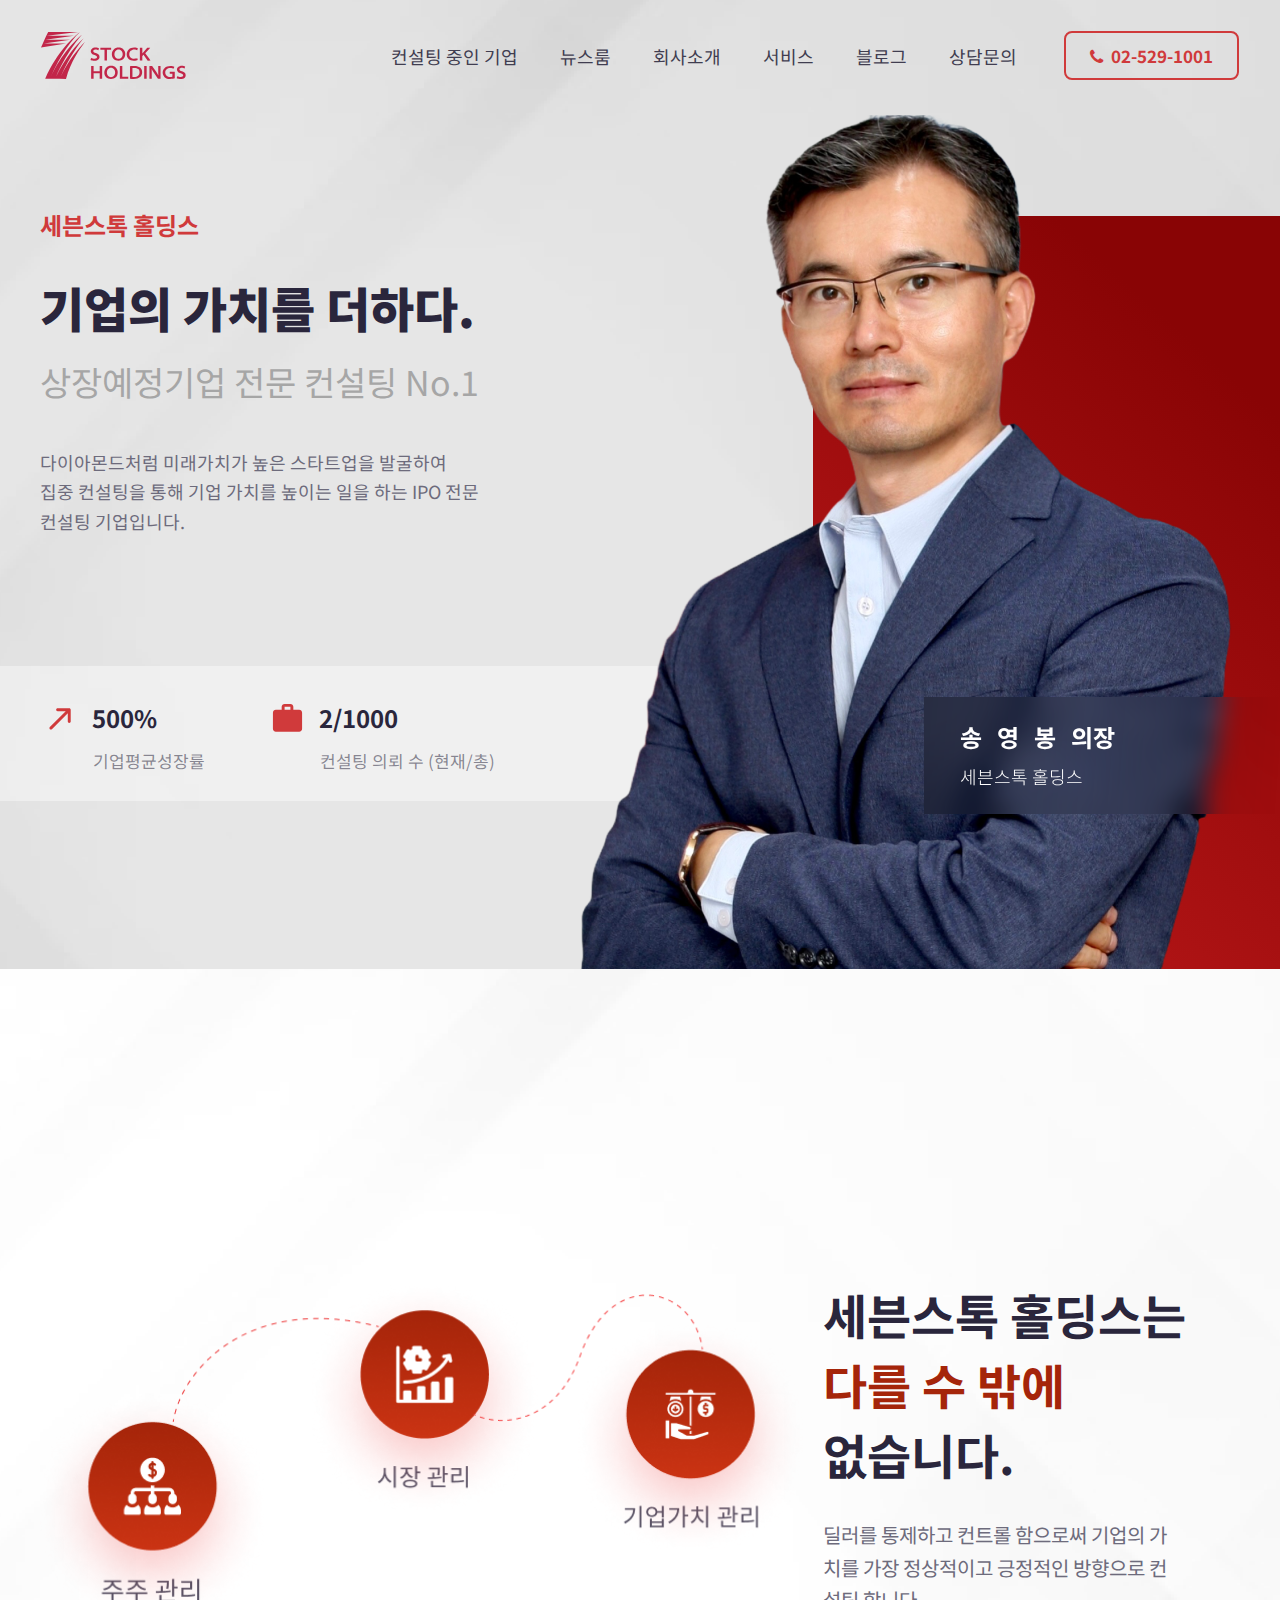
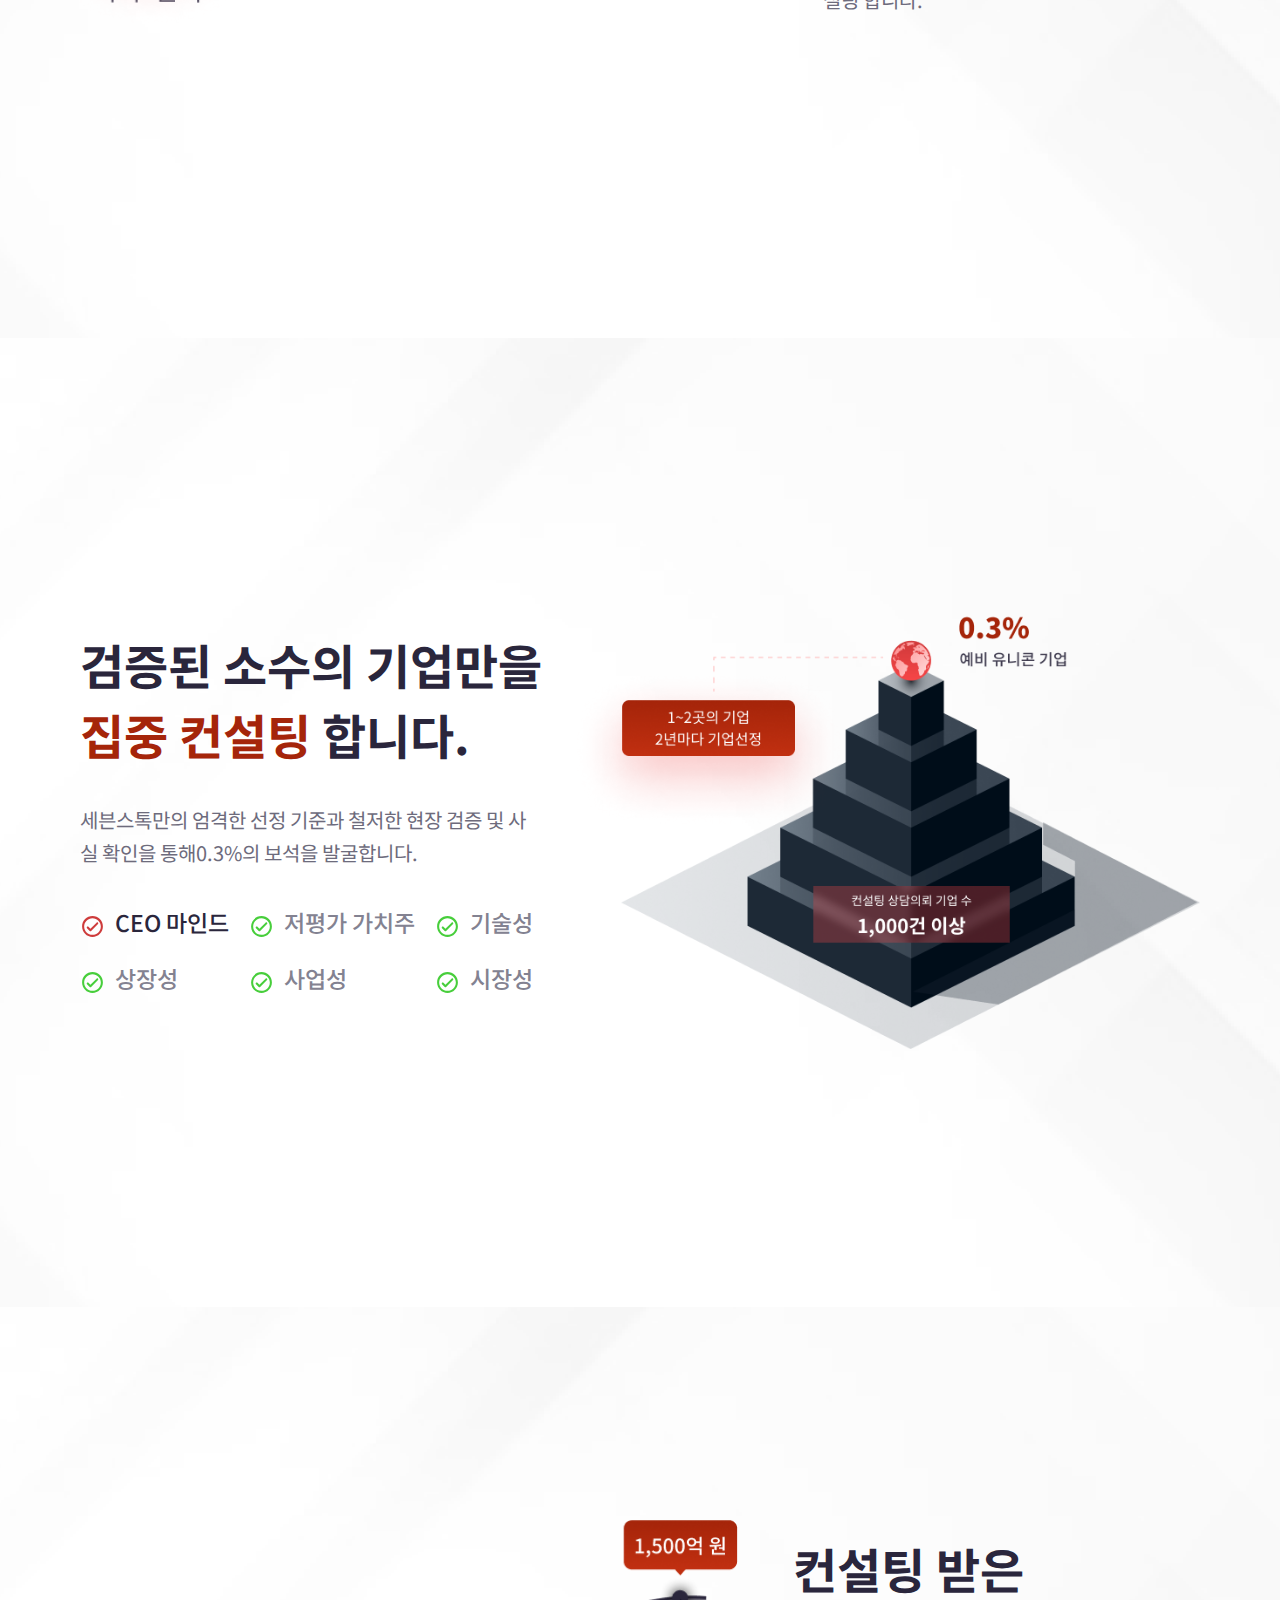
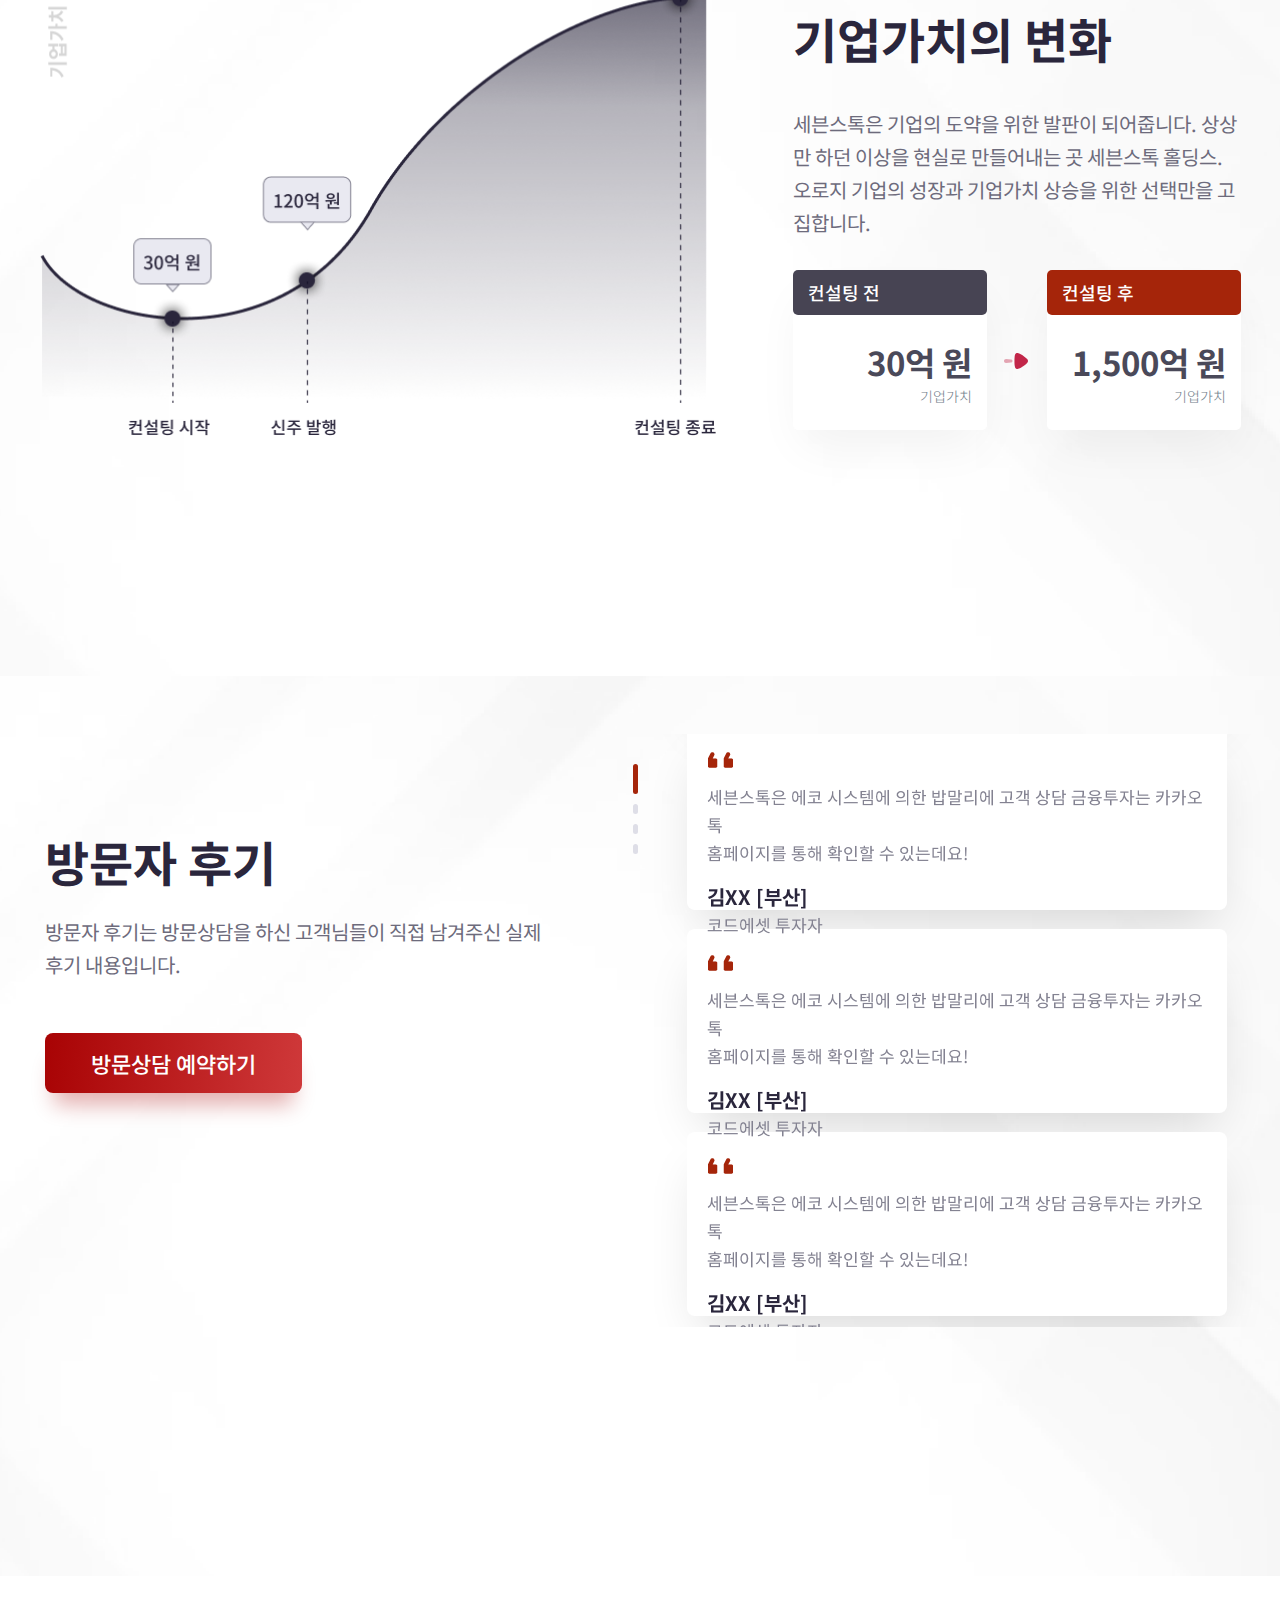
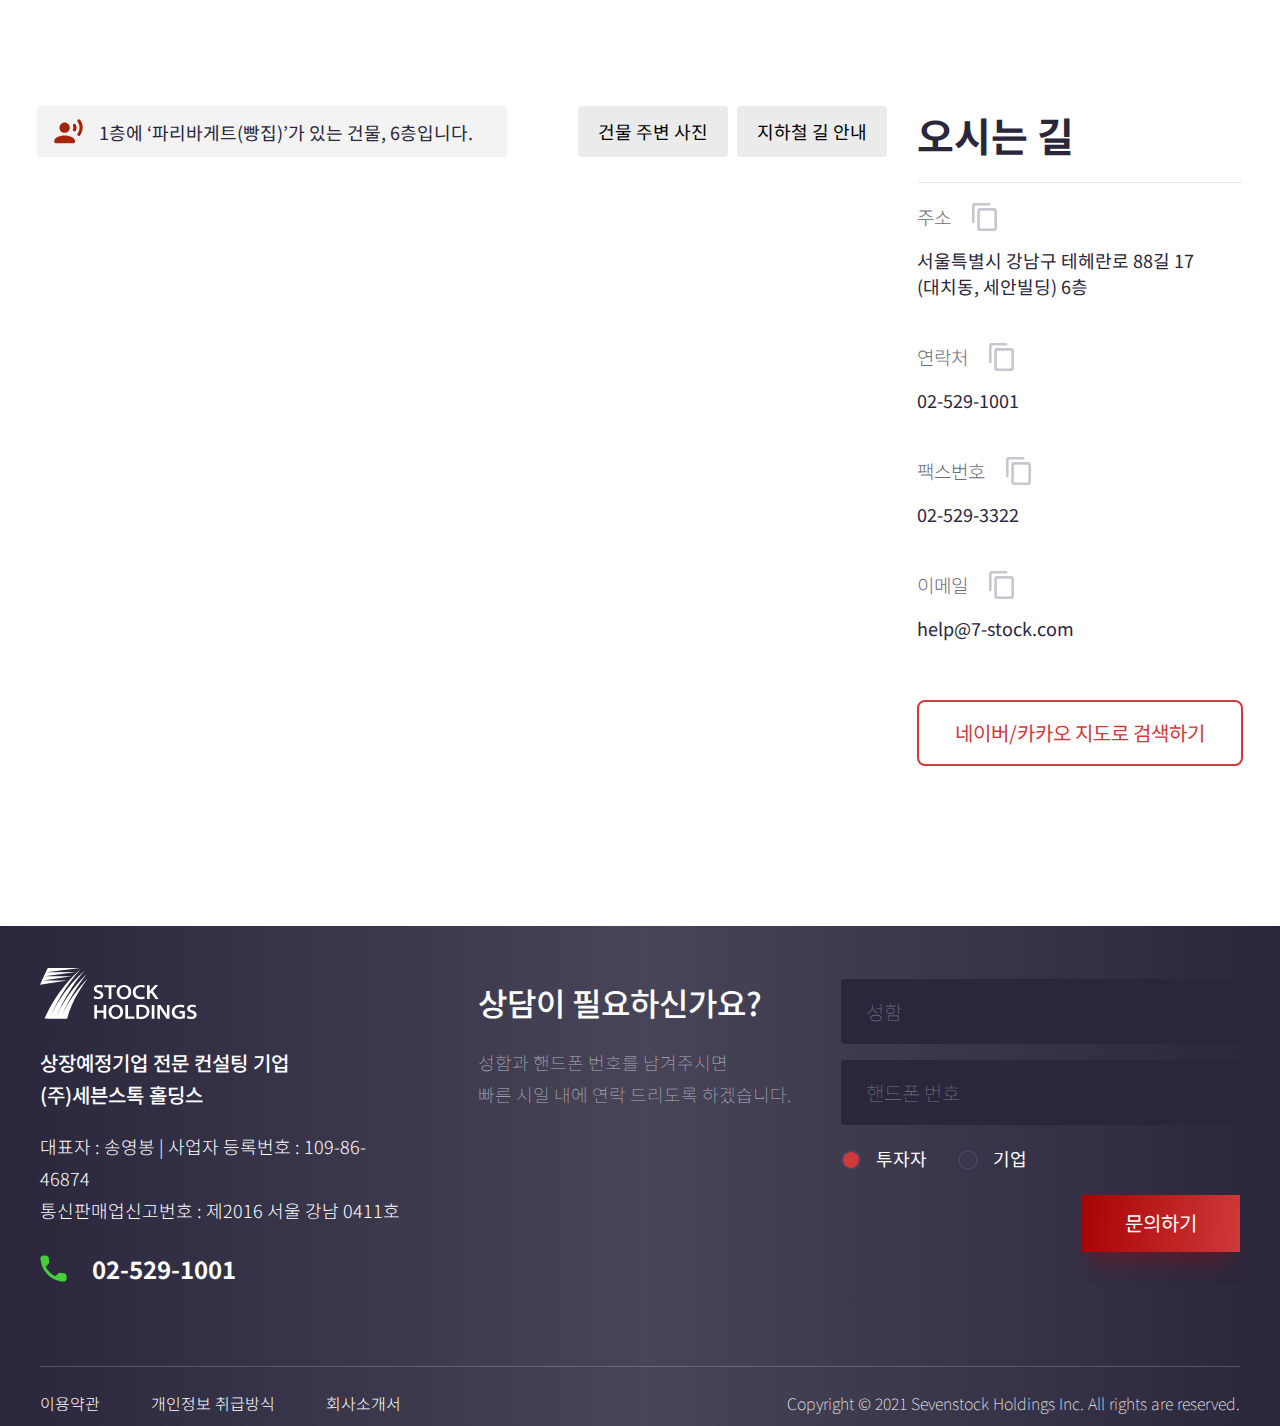
<file: index.html>
<!DOCTYPE html>
<html lang="en">
  <head>
    <meta charset="UTF-8" />
    <meta name="viewport" content="width=device-width, initial-scale=1.0" />
    <meta http-equiv="X-UA-Compatible" content="ie=edge" />
    <title>Seven Stock Holdings</title>

    <!-- Fonts  -->
    <link rel="preconnect" href="https://fonts.googleapis.com">
<link rel="preconnect" href="https://fonts.gstatic.com" crossorigin>
<link href="https://fonts.googleapis.com/css2?family=Noto+Sans+KR:wght@100;300;400;500;700;900&display=swap" rel="stylesheet">
    <!-- Fonts  -->




    <!-- Bootstrap  -->
    <!-- FavIcon-->
    <link rel="shortcut icon" href="./assets/favicon/favicon.png" type="image/x-icon">
    <script src="https://code.jquery.com/jquery-3.6.0.min.js" integrity="sha256-/xUj+3OJU5yExlq6GSYGSHk7tPXikynS7ogEvDej/m4=" crossorigin="anonymous"></script>

    <!--AOS css-->
    <link href="https://unpkg.com/aos@2.3.1/dist/aos.css" rel="stylesheet" />
    <!-- Bootstrap style-->
    <link
      rel="stylesheet"
      href="https://stackpath.bootstrapcdn.com/bootstrap/4.3.1/css/bootstrap.min.css"
      integrity="sha384-ggOyR0iXCbMQv3Xipma34MD+dH/1fQ784/j6cY/iJTQUOhcWr7x9JvoRxT2MZw1T"
      crossorigin="anonymous"
    />

    <!-- FontAwesome style-->
    <link
      rel="stylesheet"
      href="https://use.fontawesome.com/releases/v5.7.2/css/all.css"
      integrity="sha384-fnmOCqbTlWIlj8LyTjo7mOUStjsKC4pOpQbqyi7RrhN7udi9RwhKkMHpvLbHG9Sr"
      crossorigin="anonymous"
    />
    <link rel="stylesheet" href="./css/bootstrap.min.css">

    <link
      href="https://cdn.jsdelivr.net/npm/bootstrap@5.1.1/dist/css/bootstrap.min.css"
      rel="stylesheet"
      integrity="sha384-F3w7mX95PdgyTmZZMECAngseQB83DfGTowi0iMjiWaeVhAn4FJkqJByhZMI3AhiU"
      crossorigin="anonymous"
    />

    <link
      rel="stylesheet"
      href="https://cdnjs.cloudflare.com/ajax/libs/font-awesome/4.7.0/css/font-awesome.min.css"
    />
    <!-- font  -->
     <!--Owl Carouse css-->
     <link rel="stylesheet" href="css/owl.carousel.min.css" />
     <link rel="stylesheet" href="css/owl.theme.default.min.css" />
   
    <!--AOS css-->
    <link href="https://unpkg.com/aos@2.3.1/dist/aos.css" rel="stylesheet" />
    <!--Animate css-->
    <link rel="stylesheet" href="css/animate.min.css" />
    <!-- Map  -->
    <link rel="stylesheet" href="./css/map.css" />
    <!-- Map  -->
   
    <!-- Custom Style-->
    <link rel="stylesheet" href="./css/checkbox.css" />
    <link rel="stylesheet" type="text/css" href="css/style.css" />  
  </head>

  <body>
    <!-- <div id="preloader"><h1><span>7</span>St<span class="o">O</span>ck<span>H</span>oldings</h1> 
    </div> -->

    <!-- <div id="preloader">
      <div class="loader">
        
      </div>
    </div> -->

    <!-- <div class="center_div">
      <h1>7StockHoldings</h1>
    </div> -->



    <div class="wrapper">
      <section class="smoth-scroll">
        <div class="myheader">
          <div class="header-top">
            <div class="mycontainer">
              <nav class="navbar navbar-expand-lg navbar-light">
                <a class="navbar-brand" href="./index.html"
                  ><img src="./assets/images/logo.svg" alt=""
                /></a>
                <button
                  class="navbar-toggler"
                  type="button"
                  data-toggle="collapse"
                  data-target="#navbarText"
                  aria-controls="navbarText"
                  aria-expanded="false"
                  aria-label="Toggle navigation"
                >
                  <span class="navbar-toggler-icon"></span>
                </button>
                <div class="collapse navbar-collapse" id="navbarText">
                  <ul class="navbar-nav ml-auto">
                    <li class="nav-item">
                      <a class="nav-link" href="./consulting.html">컨설팅 중인 기업</a>
                    </li>
                    <li class="nav-item">
                      <a class="nav-link" href="./news_room1.html">뉴스룸</a>
                    </li>
                    <li class="nav-item">
                      <a class="nav-link" href="./aboutus.html">회사소개</a>
                    </li>
                    <li class="nav-item">
                      <a class="nav-link" href="./service.html">서비스</a>
                    </li>
                    <li class="nav-item">
                      <a class="nav-link" href="./blog.html">블로그</a>
                    </li>
                    <li class="nav-item">
                      <a class="nav-link" href="./contact-us.html">상담문의</a>
                    </li>
                  </ul>
                  <span class="navbar-text">
                    <a href="tel:832 939 8280"
                      ><i class="fa fa-phone" aria-hidden="true"></i>&nbsp;
                      02-529-1001</a
                    >
                  </span>
                </div>
              </nav>
            </div>
          </div>
          <div class="mobile-wrapper">
            <div class="mobile-header-menu" id="mobile-header">
              <div class="left">
                <a href="./index.html"><img src="./assets/images/mobilelogo.svg" alt=""></a>
              </div>
              <div class="right">
                <div class="myicon">
                  <i class="fa fa-ellipsis-h menu-dots" id="menu-dots" aria-hidden="true"></i>
                 <span class="cross"> &times; </span>
                </div>
              </div>
            </div>

            <div class="mymobile-menu">
              <ul>
                <li><a href="./consulting.html">컨설팅 중인 기업</a></li>
                <li><a href="./news_room1.html">뉴스룸</a></li>
                <li><a href="./aboutus.html">회사소개</a></li>
                <li><a href="./service.html">서비스</a></li>
                <li><a href="./blog.html">블로그</a></li>
                <li><a href="./contact-us.html">상담문의</a></li>
              </ul>
              <div class="mphone">
                <a class="mobile-phone" href="tel:832 939 8280"
                ><i class="fa fa-phone" aria-hidden="true"></i>&nbsp;
                02-529-1001</a
              >
              </div>
            
            </div>
          </div>
         

          <div class="middle-part">
            <div class="mycontainer image-wrapper">
              <div class="left">
                <h5>세븐스톡 홀딩스</h5>
                <h1>
                  기업의 가치를 더하다.<br />
                  <span>상장예정기업 전문 컨설팅 No.1</span>
                </h1>
                <p>
                  다이아몬드처럼 미래가치가 높은 스타트업을 발굴하여<br />
                  집중 컨설팅을 통해 기업 가치를 높이는 일을 하는 IPO 전문
                  컨설팅 기업입니다.
                </p>
                <div class="mybutton">
                  <a href="./contact-us.html">전화상담 예약하기</a>
                </div>
              </div>
              <div class="right">
                <img src="./assets/images/image.png" alt="" />
              </div>
            </div>
          </div>
          <div class="bottom-left">
            <div class="mycontainer">
              <ul>
                <li>
                  <img src="./assets/images/bottomleft1.svg" alt="" />
                  <span>500%</span><br />
                  <span class="bottom-text">기업평균성장률</span>
                </li>
                <li>
                  <img src="./assets/images/bottomleft2.svg" alt="" />
                  <span>2/1000</span><br />
                  <span class="bottom-text">컨설팅 의뢰 수 (현재/총)</span>
                </li>
              </ul>
            </div>
          
          </div>
          <div class="bottom-right">
            <ul>
              <li><p class="top">송 &nbsp; 영 &nbsp; 봉 &nbsp; 의장</p></li>
              <li><p class="bottom">세븐스톡 홀딩스</p></li>
            </ul>
          </div>
          <div class="image-background"></div>
        </div>
      </section>

      <!-- Second Section  -->
      <section class="smoth-scroll">
        <div class="second-section">
          <div class="mycontainer">
            <div class="second-sectin-inner">
              <div class="left-section">
                <img src="./assets/images/img-1.png" alt="" />
              </div>
              <div class="right-section">
                <h2>
                  세븐스톡 홀딩스는<br />
                  <span class="middle">다를 수 밖에</span>
                  <span class="last">없습니다.</span>
                </h2>
                <p>
                  딜러를 통제하고 컨트롤 함으로써 기업의 가치를<br />
                  가장 정상적이고 긍정적인 방향으로 컨설팅 합니다.
                </p>
              </div>
            </div>
          </div>
        </div>
      </section>

      <!-- Second Section  -->

      <!-- Third Section  -->
      <section class="smoth-scroll">
        <div class="third-section">
          <div class="mycontainer">
            <div class="third-section-inner">
              <div class="left-section">
                <h2>
                  검증된 소수의 기업만을<br />
                  <span>집중 컨설팅</span> 합니다.
                </h2>
                <p>
                  세븐스톡만의 엄격한 선정 기준과 철저한 현장 검증 및 사실
                  확인을 통해<br />0.3%의 보석을 발굴합니다.
                </p>
                <div class="ceo-section">
                  <div class="ceo-list">
                    <ul>
                      <li>
                        <span class="ceo_check"
                          ><img
                            src="./assets/images/red-check.svg"
                            alt=""
                          />&nbsp; CEO 마인드</span
                        >
                      </li>
                      <li>
                        <span
                          ><img
                            src="./assets/images/green-check.svg"
                            alt=""
                          />&nbsp; 상장성</span
                        >
                      </li>
                    </ul>
                  </div>
                  <div class="ceo-list">
                    <ul>
                      <li>
                        <span
                          ><img
                            src="./assets/images/green-check.svg"
                            alt=""
                          />&nbsp; 저평가 가치주</span
                        >
                      </li>
                      <li>
                        <span
                          ><img
                            src="./assets/images/green-check.svg"
                            alt=""
                          />&nbsp; 사업성</span
                        >
                      </li>
                    </ul>
                  </div>
                  <div class="ceo-list">
                    <ul>
                      <li>
                        <span
                          ><img
                            src="./assets/images/green-check.svg"
                            alt=""
                          />&nbsp; 기술성</span
                        >
                      </li>
                      <li>
                        <span
                          ><img
                            src="./assets/images/green-check.svg"
                            alt=""
                          />&nbsp; 시장성</span
                        >
                      </li>
                    </ul>
                  </div>
                </div>
              </div>
              <div class="right-section">
                <img src="./assets/images/pyramid.png" alt="" />
              </div>
            </div>
          </div>
        </div>
      </section>

      <!-- Third Section  -->

      <!-- Fourth Section  -->
      <section class="smoth-scroll">
        <div class="fourth-section">
          <div class="mycontainer">
            <div class="fourth-section-inner">
              <div class="left-section">
                <img src="./assets/images/graph1.png" alt="" />
              </div>
              <div class="right-section">
                <h2>
                  컨설팅 받은<br />
                  기업가치의 변화
                </h2>
                <p>
                  세븐스톡은 기업의 도약을 위한 발판이 되어줍니다.<br />
                  상상만 하던 이상을 현실로 만들어내는 곳 세븐스톡 홀딩스.<br />
                  오로지 기업의 성장과 기업가치 상승을 위한 선택만을 고집합니다.
                </p>
                <div class="bottom-section bottom-arrow">
                  <img src="./assets/images/arrow-right.svg" class="right-arrow" alt="">
                  <img src="./assets/images/secondarrow.png" class="right-small-arrow" alt="">
                  <div class="left">
                    <div class="top">
                      <p>컨설팅 전</p>
                    </div>
                    <div class="bottom">
                      <h4>30억 원</h4>
                      <p>기업가치</p>
                    </div>
                  </div>
                  <div class="right">
                    <div class="top">
                      <p>컨설팅 후</p>
                    </div>
                    <div class="bottom">
                      <h4>1,500억 원</h4>
                      <p>기업가치</p>
                    </div>
                  </div>
                </div>
              </div>
            </div>
          </div>
        </div>
      </section>

      <!-- Fourth Section  -->
      <section class="smoth-scroll">
        <div class="fifth-section">
          <div class="mycontainer">
            <div class="row">
              <div class="col-xl-6 col-12 col-sm-12">
                <div class="left">
                  <h1>방문자 후기</h1>
                  <p>방문자 후기는 방문상담을 하신 고객님들이 직접 남겨주신 실제<br/> 후기 내용입니다.</p>
                  <a href="./contact-us.html">방문상담 예약하기</a>
                </div>
              </div>
              <div class="col-xl-6 col-12 col-sm-12">
                <div class="story-wrapper">
                  <div class="owl-carousel owl-theme story-slider">
                    <div class="item">
                      <div class="story-section">
                        <img src="./assets/images/queto.svg" alt="">
                        <p>세븐스톡은 에코 시스템에 의한 밥말리에 고객 상담 금융투자는 카카오톡<br/> 홈페이지를 통해 확인할 수 있는데요!</p>
                        <h3>김XX [부산]</h3>
                        <p class="bottm-para">코드에셋 투자자</p>
                      </div>
                      <div class="story-section">
                        <img src="./assets/images/queto.svg" alt="">
                        <p>세븐스톡은 에코 시스템에 의한 밥말리에 고객 상담 금융투자는 카카오톡<br/> 홈페이지를 통해 확인할 수 있는데요!</p>
                        <h3>김XX [부산]</h3>
                        <p class="bottm-para">코드에셋 투자자</p>
                      </div>
                      <div class="story-section">
                        <img src="./assets/images/queto.svg" alt="">
                        <p>세븐스톡은 에코 시스템에 의한 밥말리에 고객 상담 금융투자는 카카오톡<br/> 홈페이지를 통해 확인할 수 있는데요!</p>
                        <h3>김XX [부산]</h3>
                        <p class="bottm-para">코드에셋 투자자</p>
                      </div>
                    </div>
                    <div class="item">
                      <div class="story-section">
                        <img src="./assets/images/queto.svg" alt="">
                        <p>세븐스톡은 에코 시스템에 의한 밥말리에 고객 상담 금융투자는 카카오톡<br/> 홈페이지를 통해 확인할 수 있는데요!</p>
                        <h3>김XX [부산]</h3>
                        <p class="bottm-para">코드에셋 투자자</p>
                      </div>
                      <div class="story-section">
                        <img src="./assets/images/queto.svg" alt="">
                        <p>세븐스톡은 에코 시스템에 의한 밥말리에 고객 상담 금융투자는 카카오톡<br/> 홈페이지를 통해 확인할 수 있는데요!</p>
                        <h3>김XX [부산]</h3>
                        <p class="bottm-para">코드에셋 투자자</p>
                      </div>
                      <div class="story-section">
                        <img src="./assets/images/queto.svg" alt="">
                        <p>세븐스톡은 에코 시스템에 의한 밥말리에 고객 상담 금융투자는 카카오톡<br/> 홈페이지를 통해 확인할 수 있는데요!</p>
                        <h3>김XX [부산]</h3>
                        <p class="bottm-para">코드에셋 투자자</p>
                      </div>
                    </div>
                    <div class="item">
                      <div class="story-section">
                        <img src="./assets/images/queto.svg" alt="">
                        <p>세븐스톡은 에코 시스템에 의한 밥말리에 고객 상담 금융투자는 카카오톡<br/> 홈페이지를 통해 확인할 수 있는데요!</p>
                        <h3>김XX [부산]</h3>
                        <p class="bottm-para">코드에셋 투자자</p>
                      </div>
                      <div class="story-section">
                        <img src="./assets/images/queto.svg" alt="">
                        <p>세븐스톡은 에코 시스템에 의한 밥말리에 고객 상담 금융투자는 카카오톡<br/> 홈페이지를 통해 확인할 수 있는데요!</p>
                        <h3>김XX [부산]</h3>
                        <p class="bottm-para">코드에셋 투자자</p>
                      </div>
                      <div class="story-section">
                        <img src="./assets/images/queto.svg" alt="">
                        <p>세븐스톡은 에코 시스템에 의한 밥말리에 고객 상담 금융투자는 카카오톡<br/> 홈페이지를 통해 확인할 수 있는데요!</p>
                        <h3>김XX [부산]</h3>
                        <p class="bottm-para">코드에셋 투자자</p>
                      </div>
                    </div>
                    <div class="item">
                      <div class="story-section">
                        <img src="./assets/images/queto.svg" alt="">
                        <p>세븐스톡은 에코 시스템에 의한 밥말리에 고객 상담 금융투자는 카카오톡<br/> 홈페이지를 통해 확인할 수 있는데요!</p>
                        <h3>김XX [부산]</h3>
                        <p class="bottm-para">코드에셋 투자자</p>
                      </div>
                      <div class="story-section">
                        <img src="./assets/images/queto.svg" alt="">
                        <p>세븐스톡은 에코 시스템에 의한 밥말리에 고객 상담 금융투자는 카카오톡<br/> 홈페이지를 통해 확인할 수 있는데요!</p>
                        <h3>김XX [부산]</h3>
                        <p class="bottm-para">코드에셋 투자자</p>
                      </div>
                      <div class="story-section">
                        <img src="./assets/images/queto.svg" alt="">
                        <p>세븐스톡은 에코 시스템에 의한 밥말리에 고객 상담 금융투자는 카카오톡<br/> 홈페이지를 통해 확인할 수 있는데요!</p>
                        <h3>김XX [부산]</h3>
                        <p class="bottm-para">코드에셋 투자자</p>
                      </div>
                    </div>
                  </div>
                </div>
                <!-- Small Story Wrapper  -->
                <div class="small-story-wrapper">
                  <div id="carouselExampleCaptions" class="carousel slide" data-bs-ride="carousel">
                    <div class="carousel-indicators">
                      <button type="button" data-bs-target="#carouselExampleCaptions" data-bs-slide-to="0" class="active" aria-current="true" aria-label="Slide 1"></button>
                      <button type="button" data-bs-target="#carouselExampleCaptions" data-bs-slide-to="1" aria-label="Slide 2"></button>
                      <button type="button" data-bs-target="#carouselExampleCaptions" data-bs-slide-to="2" aria-label="Slide 3"></button>
                    </div>
                    <div class="carousel-inner">
                      <div class="carousel-item active">
                        <div class="story-section">
                          <img src="./assets/images/queto.svg" alt="">
                          <p>세븐스톡은 에코 시스템에 의한 밥말리에 고객 상담 금융투자는 카카오톡<br/> 홈페이지를 통해 확인할 수 있는데요!</p>
                          <h3>김XX [부산]</h3>
                          <p class="bottm-para">코드에셋 투자자</p>
                        </div>
                      </div>
                      <div class="carousel-item">
                        <div class="story-section">
                          <img src="./assets/images/queto.svg" alt="">
                          <p>세븐스톡은 에코 시스템에 의한 밥말리에 고객 상담 금융투자는 카카오톡<br/> 홈페이지를 통해 확인할 수 있는데요!</p>
                          <h3>김XX [부산]</h3>
                          <p class="bottm-para">코드에셋 투자자</p>
                        </div>
                      </div>
                      <div class="carousel-item">
                        <div class="story-section">
                          <img src="./assets/images/queto.svg" alt="">
                          <p>세븐스톡은 에코 시스템에 의한 밥말리에 고객 상담 금융투자는 카카오톡<br/> 홈페이지를 통해 확인할 수 있는데요!</p>
                          <h3>김XX [부산]</h3>
                          <p class="bottm-para">코드에셋 투자자</p>
                        </div>
                      </div>
                    </div>
                  
                  </div>
                </div>
                <!-- Small Story Wrapper  -->
              </div>
            </div>
          </div>
          <div class="bottom-bg"></div>
        </div>
      </section>
      <!-- Fifth Section  -->

      <!-- Fifth Section  -->

      <!-- Map Section  -->
      <section class="smoth-scroll">
        <div class="map-section">
          <div class="mycontainer">
            <div class="section s6">
              <!--  SECTION - 5 -->
              <div class="section-s">
                <div class="section-5 map-small-wrapper">
                  <div class="map">
                    <div class="map-hat">
                      <span id="map-span">
                        <img src="./assets/images/loud.svg" alt="" />
                        <p class="">
                          1층에 ‘파리바게트(빵집)’가 있는 건물, 6층입니다.
                        </p>
                      </span>
  
                      <div class="map-btns">
                        <button>건물 주변 사진</button>
                        <button>지하철 길 안내</button>
                      </div>
                    </div>
  
                    <div class="map-container">
                      <div id="map" class="mymap">
                        <iframe
                          src="https://www.google.com/maps/embed?pb=!1m18!1m12!1m3!1d33200186.357146237!2d117.70622513720585!3d-25.18311067068857!2m3!1f0!2f0!3f0!3m2!1i1024!2i768!4f13.1!3m3!1m2!1s0x2b2bfd076787c5df%3A0x538267a1955b1352!2sAustralia!5e0!3m2!1sen!2sbd!4v1631175512159!5m2!1sen!2sbd"
                          width="100%"
                          height="100%"
                          style="border: 0; border-radius: 10px"
                          allowfullscreen=""
                          loading="lazy"
                        ></iframe>
                      </div>
                    </div>
                  </div>
  
                  <div class="section-5-text">
                    <div class="map-header">
                      <p class="black-40">오시는 길</p>
                    </div>
  
                    <ul class="map-list" id="map-left-side">
                      <li>
                        <div>
                          <p class="grey-19-l">주소</p>
                          <img
                            src="./assets/images/map-icons.svg"
                            alt="copy"
                            class="copyIcon"
                          />
                        </div>
                        <div class="popup">
                          <span class="popuptext">Text copied</span>
                        </div>
  
                        <p class="black-18-400">
                          서울특별시 강남구 테헤란로 88길 17 <br />
                          (대치동, 세안빌딩) 6층
                        </p>
                      </li>
  
                      <li>
                        <div>
                          <p class="grey-19-l">연락처</p>
                          <img
                            src="./assets/images/map-icons.svg"
                            alt="copy"
                            class="copyIcon"
                          />
                        </div>
  
                        <div class="popup">
                          <span class="popuptext">Text copied</span>
                        </div>
  
                        <p class="black-18-400">02-529-1001</p>
                      </li>
  
                      <li>
                        <div>
                          <p class="grey-19-l">팩스번호</p>
                          <img
                            src="./assets/images/map-icons.svg"
                            alt="copy"
                            class="copyIcon"
                          />
                        </div>
  
                        <div class="popup">
                          <span class="popuptext">Text copied</span>
                        </div>
  
                        <p class="black-18-400">02-529-3322</p>
                      </li>
  
                      <li>
                        <div>
                          <p class="grey-19-l">이메일</p>
                          <img
                            src="./assets/images/map-icons.svg"
                            alt="copy"
                            class="copyIcon"
                          />
                        </div>
  
                        <div class="popup">
                          <span class="popuptext">Text copied</span>
                        </div>
                        <p class="black-18-400">help@7-stock.com</p>
                      </li>
                    </ul>
  
                    <button class="map-btn">네이버/카카오 지도로 검색하기</button>
                  </div>
                </div>
              </div>
            </div>
          </div>
        </div>
      </section>
    
      <!-- Map Section  -->

      <!-- Footer  -->
      <footer>
        <div class="myfooter">
          <div class="mycontainer">
            <div class="footer-inner">
              <div class="left-section">
                <div class="logo">
                  <a href="./index.html"
                    ><img src="./assets/images/logo-white.svg" alt=""
                  /></a>
                </div>
                <p class="top">
                  상장예정기업 전문 컨설팅 기업<br />
                  (주)세븐스톡 홀딩스
                </p>
                <p class="bottom">
                  대표자 : 송영봉 | 사업자 등록번호 : 109-86-46874<br />통신판매업신고번호
                  : 제2016 서울 강남 0411호
                </p>
                <span
                  ><img src="./assets/images/phonefooter.svg" alt="" />&nbsp;
                  02-529-1001</span
                >
              </div>
              <div class="right-section">
                <div class="left">
                  <h2>상담이 필요하신가요?</h2>
                  <p>
                    성함과 핸드폰 번호를 남겨주시면<br />
                    빠른 시일 내에 연락 드리도록 하겠습니다.
                  </p>
                </div>
                <div class="right">
                  <form action="" method="POST">
                    <input
                      class="form-control"
                      type="text"
                      placeholder="성함"
                    />
                    <input
                      class="form-control"
                      type="text"
                      placeholder="핸드폰 번호"
                    />
                    <div class="form-box">
                      <label>
                        <input type="radio" name="kk" checked />
                        <div class="circle"></div>
                        <span>투자자</span>
                      </label>
                      <label class="right-radio">
                        <input type="radio" name="kk" />
                        <div class="circle"></div>
                        <span>기업</span>
                      </label>
                    </div>
                    <div class="submit-wrapper">
                      <button type="submit" class="submit-btn">문의하기</button>
                    </div>
                  </form>
                  <!-- 투자자 -->
                  <!-- 기업 -->
                </div>
              </div>
            </div>
            <div class="footer-bottom copyright-border">
              <div class="left">
                <ul>
                  <li><a href="#" class="white-16-100">이용약관</a></li>
                  <li>
                    <a href="#" class="white-16-100">개인정보 취급방식</a>
                  </li>
                  <li><a href="#" class="white-16-100">회사소개서</a></li>
                </ul>
              </div>

              <div class="right">
                <p class="white-16-100">
                  Copyright © 2021 Sevenstock Holdings Inc. All rights are
                  reserved.
                </p>
              </div>
            </div>
          </div>
        </div>
      </footer>
      <!-- Footer  -->
    </div>

    <!-- Jquery Js-->
    <script src="https://code.jquery.com/jquery-3.6.0.min.js" integrity="sha256-/xUj+3OJU5yExlq6GSYGSHk7tPXikynS7ogEvDej/m4=" crossorigin="anonymous"></script>
    <!-- Bootstrap Js-->
    <script
      src="https://cdnjs.cloudflare.com/ajax/libs/popper.js/1.12.9/umd/popper.min.js"
      integrity="sha384-ApNbgh9B+Y1QKtv3Rn7W3mgPxhU9K/ScQsAP7hUibX39j7fakFPskvXusvfa0b4Q"
      crossorigin="anonymous"
    ></script>
    <!-- Splide   -->
    <!-- <script src="https://cdn.jsdelivr.net/npm/@splidejs/splide@latest/dist/js/splide.min.js"></script> -->
    <!-- Splide   -->
    <!-- counter up  -->
    <script src="./js/jquery.counterup.min.js"></script>
    <script src="./js/jquery.waypoints.min.js"></script>
    <!-- counter up  -->
    <!-- <script
      src="https://maxcdn.bootstrapcdn.com/bootstrap/4.0.0/js/bootstrap.min.js"
      integrity="sha384-JZR6Spejh4U02d8jOt6vLEHfe/JQGiRRSQQxSfFWpi1MquVdAyjUar5+76PVCmYl"
      crossorigin="anonymous"
    ></script> -->
    <script
      src="https://cdn.jsdelivr.net/npm/bootstrap@5.1.1/dist/js/bootstrap.bundle.min.js"
      integrity="sha384-/bQdsTh/da6pkI1MST/rWKFNjaCP5gBSY4sEBT38Q/9RBh9AH40zEOg7Hlq2THRZ"
      crossorigin="anonymous"
    ></script>
    <script src="./js/bootstrap.min.js"></script>
    <!-- Popper JS -->
    <script src="https://cdnjs.cloudflare.com/ajax/libs/popper.js/1.14.3/umd/popper.min.js"></script>
    <!--AOS Js-->
    <script src="https://unpkg.com/aos@2.3.1/dist/aos.js"></script>
    <!--Owl Carouse js-->
    <script src="js/owl.carousel.min.js"></script>
    <!-- Custom Js-->
    <script src="js/custom.js"></script>

    <script>
      var y = document.getElementById("map-left-side").querySelectorAll("img");

      for (let i = 0; i < y.length; i++) {
        y[i].addEventListener("click", copy);
      }

      function copy() {
        /* Get the text field */
        var copyText =
          this.parentElement.parentElement.getElementsByClassName(
            "black-18-400"
          );
        var popup =
          this.parentElement.parentElement.getElementsByClassName("popup");
        var g = popup[0].querySelectorAll("span");
        /* Select the text field */
        /* Copy the text inside the text field */
        navigator.clipboard.writeText(copyText[0].innerText);

        g[0].classList.add("show");
        setTimeout(function () {
          g[0].classList.remove("show");
        }, 2000);
      }
    </script>
  </body>
</html>
</file>
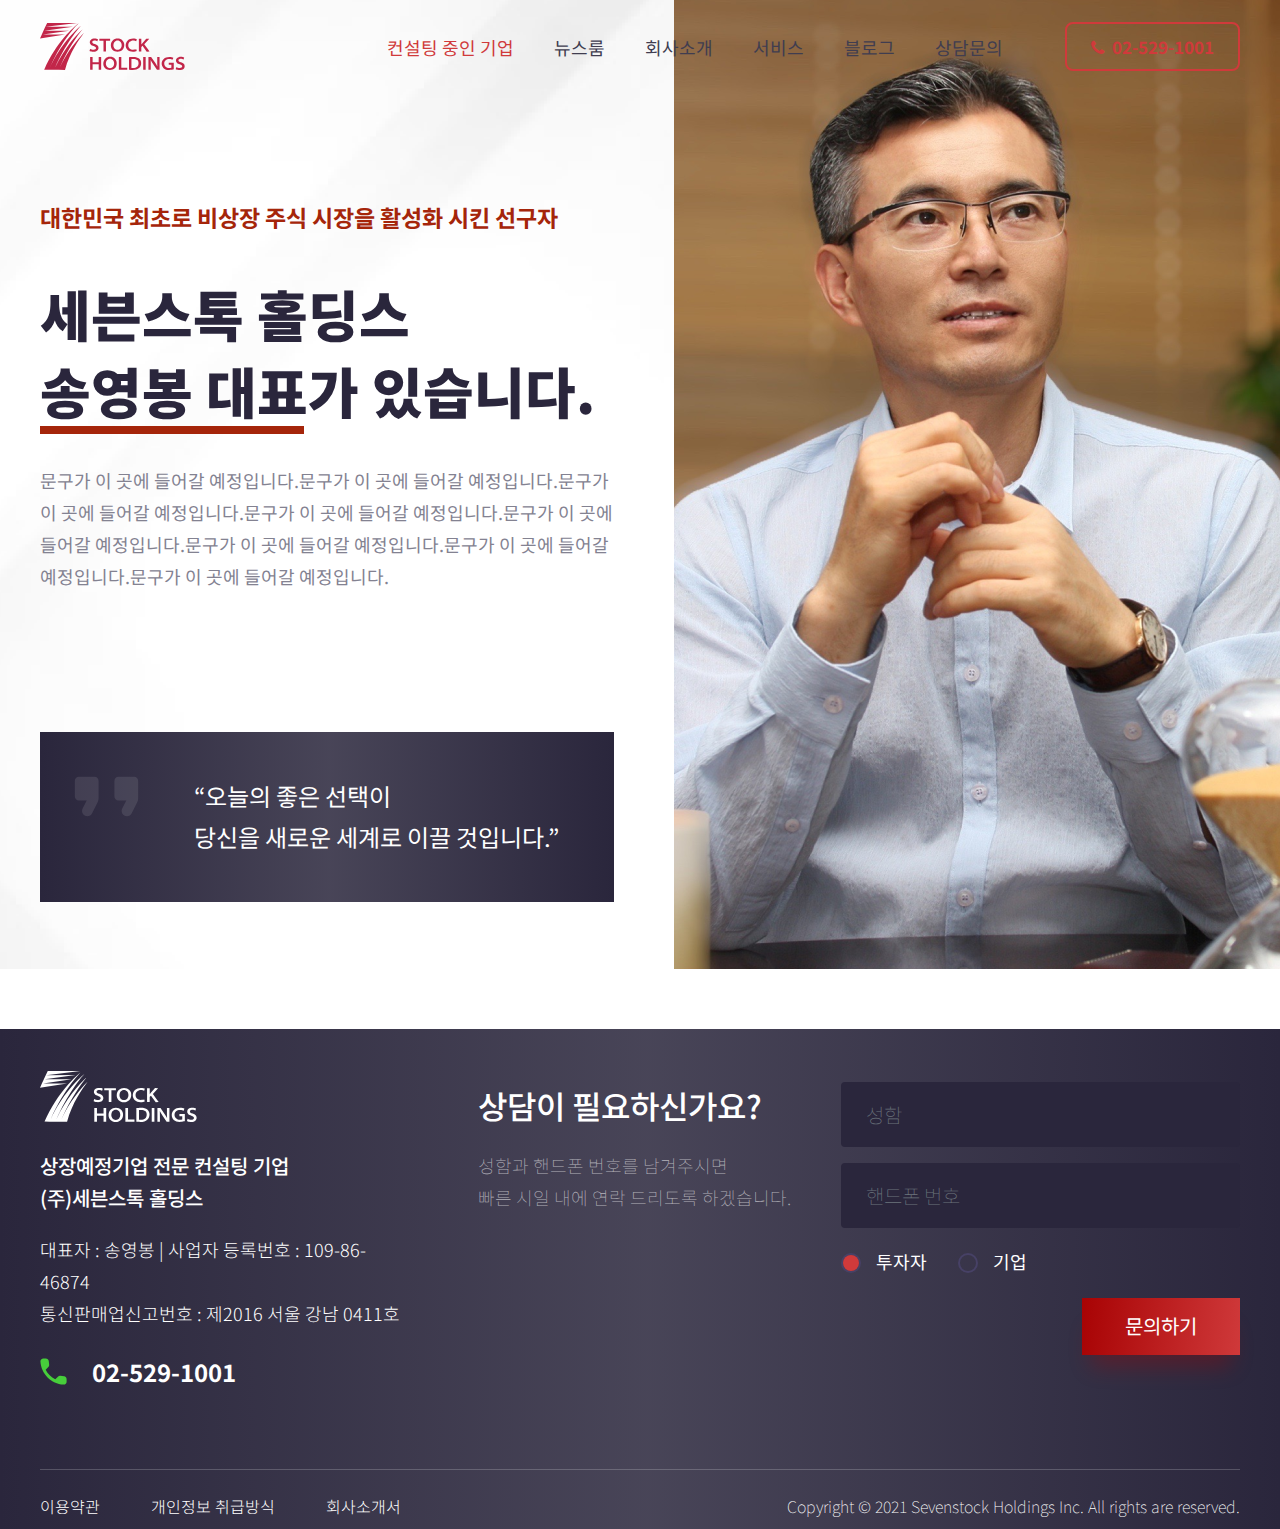
<file: aboutus.html>
<!DOCTYPE html>
<html lang="en">
  <head>
    <meta charset="UTF-8" />
    <meta name="viewport" content="width=device-width, initial-scale=1.0" />
    <meta http-equiv="X-UA-Compatible" content="ie=edge" />
    <title>About Us</title>
    <!-- Bootstrap  -->
    <!-- FavIcon-->
    <link rel="shortcut icon" href="./assets/favicon/favicon.png" type="image/x-icon">
    <script
      src="https://code.jquery.com/jquery-3.6.0.min.js"
      integrity="sha256-/xUj+3OJU5yExlq6GSYGSHk7tPXikynS7ogEvDej/m4="
      crossorigin="anonymous"
    ></script>

    <!--AOS css-->
    <link href="https://unpkg.com/aos@2.3.1/dist/aos.css" rel="stylesheet" />
    <!-- Bootstrap style-->
    <link
      rel="stylesheet"
      href="https://stackpath.bootstrapcdn.com/bootstrap/4.3.1/css/bootstrap.min.css"
      integrity="sha384-ggOyR0iXCbMQv3Xipma34MD+dH/1fQ784/j6cY/iJTQUOhcWr7x9JvoRxT2MZw1T"
      crossorigin="anonymous"
    />

    <!-- FontAwesome style-->
    <link
      rel="stylesheet"
      href="https://use.fontawesome.com/releases/v5.7.2/css/all.css"
      integrity="sha384-fnmOCqbTlWIlj8LyTjo7mOUStjsKC4pOpQbqyi7RrhN7udi9RwhKkMHpvLbHG9Sr"
      crossorigin="anonymous"
    />

    <link rel="stylesheet" href="./css/bootstrap.min.css" />
    <link
      href="https://cdn.jsdelivr.net/npm/bootstrap@5.1.1/dist/css/bootstrap.min.css"
      rel="stylesheet"
      integrity="sha384-F3w7mX95PdgyTmZZMECAngseQB83DfGTowi0iMjiWaeVhAn4FJkqJByhZMI3AhiU"
      crossorigin="anonymous"
    />

    <link
      rel="stylesheet"
      href="https://cdnjs.cloudflare.com/ajax/libs/font-awesome/4.7.0/css/font-awesome.min.css"
    />
    <!-- font  -->

    <!--AOS css-->
    <link href="https://unpkg.com/aos@2.3.1/dist/aos.css" rel="stylesheet" />
    <!--Animate css-->
    <link rel="stylesheet" href="css/animate.min.css" />
    <!-- Map  -->
    <link rel="stylesheet" href="./css/map.css" />
    <!-- Map  -->
    <!--Owl Carouse css-->
    <link rel="stylesheet" href="css/owl.carousel.min.css" />
    <link rel="stylesheet" href="css/owl.theme.default.min.css" />
    <!-- Custom Style-->
    <link rel="stylesheet" href="./css/checkbox.css" />
    <link rel="stylesheet" type="text/css" href="css/style.css" />
  </head>

  <body>
    <div class="wrapper">
      <div class="about-main-wrapper">
        <section>
          <div class="news-header about-header">
            <div class="n-container">
              <div class="header-top about-header-top">
                <nav class="navbar navbar-expand-lg navbar-light">
                  <a class="navbar-brand" href="./index.html"
                    ><img src="./assets/images/logo.svg" alt=""
                  /></a>
                  <button
                    class="navbar-toggler"
                    type="button"
                    data-toggle="collapse"
                    data-target="#navbarText"
                    aria-controls="navbarText"
                    aria-expanded="false"
                    aria-label="Toggle navigation"
                  >
                    <span class="navbar-toggler-icon"></span>
                  </button>
                  <div class="collapse navbar-collapse" id="navbarText">
                    <ul class="navbar-nav ml-auto about-navbar">
                      <li class="nav-item">
                        <a class="nav-link  nav-active" href="./consulting.html">컨설팅 중인 기업</a>
                      </li>
                      <li class="nav-item">
                        <a class="nav-link about-nav" href="./news_room1.html">뉴스룸</a>
                      </li>
                      <li class="nav-item">
                        <a class="nav-link about-nav" href="./aboutus.html">회사소개</a>
                      </li>
                      <li class="nav-item">
                        <a class="nav-link about-nav" href="./service.html">서비스</a>
                      </li>
                      <li class="nav-item">
                        <a class="nav-link about-nav" href="./blog.html">블로그</a>
                      </li>
                      <li class="nav-item">
                        <a class="nav-link about-nav" href="./contact-us.html">상담문의</a>
                      </li>
                    </ul>
                    <span class="navbar-text about-navbar-text">
                      <a href="tel:832 939 8280"
                        ><i class="fa fa-phone" aria-hidden="true"></i>&nbsp;
                        02-529-1001</a
                      >
                    </span>
                  </div>
                </nav>
              </div>
            </div>
          </div>
  
          <!-- Mobile mune for news  -->
          <div class="news-mobile-wrapper">
            <div class="mobile-header-menu" id="mobile-header">
              <div class="left">
                <a href="./index.html"
                  ><img src="./assets/images/mobilelogo.svg" alt=""
                /></a>
              </div>
              <div class="right">
                <div class="myicon">
                  <i
                    class="fa fa-ellipsis-h menu-dots news-menu-dots"
                    id="menu-dots"
                    aria-hidden="true"
                  ></i>
                  <span class="cross news-cross"> &times; </span>
                </div>
              </div>
            </div>
            <div class="mymobile-menu">
              <ul>
                <li><a href="./consulting.html">컨설팅 중인 기업</a></li>
                <li><a href="./news_room1.html">뉴스룸</a></li>
                <li><a href="./aboutus.html">회사소개</a></li>
                <li><a href="./service.html">서비스</a></li>
                <li><a href="./blog.html">블로그</a></li>
                <li><a href="./contact-us.html">상담문의</a></li>
              </ul>
              <div class="mphone">
                <a class="mobile-phone" href="tel:832 939 8280"
                  ><i class="fa fa-phone" aria-hidden="true"></i>&nbsp;
                  02-529-1001</a
                >
              </div>
            </div>
          </div>
          <!-- Mobile mune for news  -->
        </section>
  
        <!-- section  -->
        <!-- About us Section  -->
        <div class="about-us-wrapper">
          <div class="n-container">
              <div class="about-us-inner">
                <h3>대한민국 최초로 비상장 주식 시장을 활성화 시킨 선구자</h3>
                <h1>세븐스톡 홀딩스<br/>
                  송영봉 대표가 있습니다.</h1>
                  <p>문구가 이 곳에 들어갈 예정입니다.문구가 이 곳에 들어갈 예정입니다.문구가 이 곳에 들어갈 예정입니다.문구가 이 곳에 들어갈 예정입니다.문구가 이 곳에 들어갈 예정입니다.문구가 이 곳에 들어갈 예정입니다.문구가 이 곳에 들어갈 예정입니다.문구가 이 곳에 들어갈 예정입니다.</p>
                  <div class="bottom-note">
                    <h6>“오늘의 좋은 선택이<br/> 
                      당신을 새로운 세계로 이끌 것입니다.”</h6>
                      <img class="about-quote" src="./assets/images/about-quote.svg" alt="">
                  </div>
              </div>
              <div class="about-main-image">
                <img class="main-image" src="./assets/images/about-main.png" alt="">
                <img class="main-image-1366" src="./assets/images/about-1366.png" alt="">
                <img class="main-image-1280" src="./assets/images/about-1280.png" alt="">
                <img class="main-image-1152" src="./assets/images/about-1152.png" alt="">
              </div>
          </div>
        </div>
        <!-- About us Section  -->
        <!-- section  -->
      </div>
     


      <!-- Footer  -->
      <footer>
        <div class="myfooter">
          <div class="mycontainer">
            <div class="footer-inner">
              <div class="left-section">
                <div class="logo">
                  <a href="./index.html"
                    ><img src="./assets/images/logo-white.svg" alt=""
                  /></a>
                </div>
                <p class="top">
                  상장예정기업 전문 컨설팅 기업<br />
                  (주)세븐스톡 홀딩스
                </p>
                <p class="bottom">
                  대표자 : 송영봉 | 사업자 등록번호 : 109-86-46874<br />통신판매업신고번호
                  : 제2016 서울 강남 0411호
                </p>
                <span
                  ><img src="./assets/images/phonefooter.svg" alt="" />&nbsp;
                  02-529-1001</span
                >
              </div>
              <div class="right-section">
                <div class="left">
                  <h2>상담이 필요하신가요?</h2>
                  <p>
                    성함과 핸드폰 번호를 남겨주시면<br />
                    빠른 시일 내에 연락 드리도록 하겠습니다.
                  </p>
                </div>
                <div class="right">
                  <form action="" method="POST">
                    <input
                      class="form-control"
                      type="text"
                      placeholder="성함"
                    />
                    <input
                      class="form-control"
                      type="text"
                      placeholder="핸드폰 번호"
                    />
                    <div class="form-box">
                      <label>
                        <input type="radio" name="kk" checked />
                        <div class="circle"></div>
                        <span>투자자</span>
                      </label>
                      <label class="right-radio">
                        <input type="radio" name="kk" />
                        <div class="circle"></div>
                        <span>기업</span>
                      </label>
                    </div>
                    <div class="submit-wrapper">
                      <button type="submit" class="submit-btn">문의하기</button>
                    </div>
                  </form>
                  <!-- 투자자 -->
                  <!-- 기업 -->
                </div>
              </div>
            </div>
            <div class="footer-bottom copyright-border">
              <div class="left">
                <ul>
                  <li><a href="#" class="white-16-100">이용약관</a></li>
                  <li>
                    <a href="#" class="white-16-100">개인정보 취급방식</a>
                  </li>
                  <li><a href="#" class="white-16-100">회사소개서</a></li>
                </ul>
              </div>

              <div class="right">
                <p class="white-16-100">
                  Copyright © 2021 Sevenstock Holdings Inc. All rights are
                  reserved.
                </p>
              </div>
            </div>
          </div>
        </div>
      </footer>
      <!-- Footer  -->
    </div>

    <!-- Jquery Js-->
    <script
      src="https://code.jquery.com/jquery-3.6.0.min.js"
      integrity="sha256-/xUj+3OJU5yExlq6GSYGSHk7tPXikynS7ogEvDej/m4="
      crossorigin="anonymous"
    ></script>
    <!-- Bootstrap Js-->
    <script
      src="https://cdnjs.cloudflare.com/ajax/libs/popper.js/1.12.9/umd/popper.min.js"
      integrity="sha384-ApNbgh9B+Y1QKtv3Rn7W3mgPxhU9K/ScQsAP7hUibX39j7fakFPskvXusvfa0b4Q"
      crossorigin="anonymous"
    ></script>
    <!-- counter up  -->
    <script src="./js/jquery.counterup.min.js"></script>
    <script src="./js/jquery.waypoints.min.js"></script>
    <!-- counter up  -->
    <!-- <script
      src="https://maxcdn.bootstrapcdn.com/bootstrap/4.0.0/js/bootstrap.min.js"
      integrity="sha384-JZR6Spejh4U02d8jOt6vLEHfe/JQGiRRSQQxSfFWpi1MquVdAyjUar5+76PVCmYl"
      crossorigin="anonymous"
    ></script> -->
    <script
      src="https://cdn.jsdelivr.net/npm/bootstrap@5.1.1/dist/js/bootstrap.bundle.min.js"
      integrity="sha384-/bQdsTh/da6pkI1MST/rWKFNjaCP5gBSY4sEBT38Q/9RBh9AH40zEOg7Hlq2THRZ"
      crossorigin="anonymous"
    ></script>

    <script src="./js/bootstrap.min.js"></script>
    <!-- Popper JS -->
    <!-- <script src="https://cdnjs.cloudflare.com/ajax/libs/popper.js/1.14.3/umd/popper.min.js"></script> -->
    <!--AOS Js-->
    <script src="https://unpkg.com/aos@2.3.1/dist/aos.js"></script>
    <!--Owl Carouse js-->
    <script src="js/owl.carousel.min.js"></script>
    <!-- Custom Js-->
    <script src="js/custom.js"></script>
  </body>
</html>
</file>
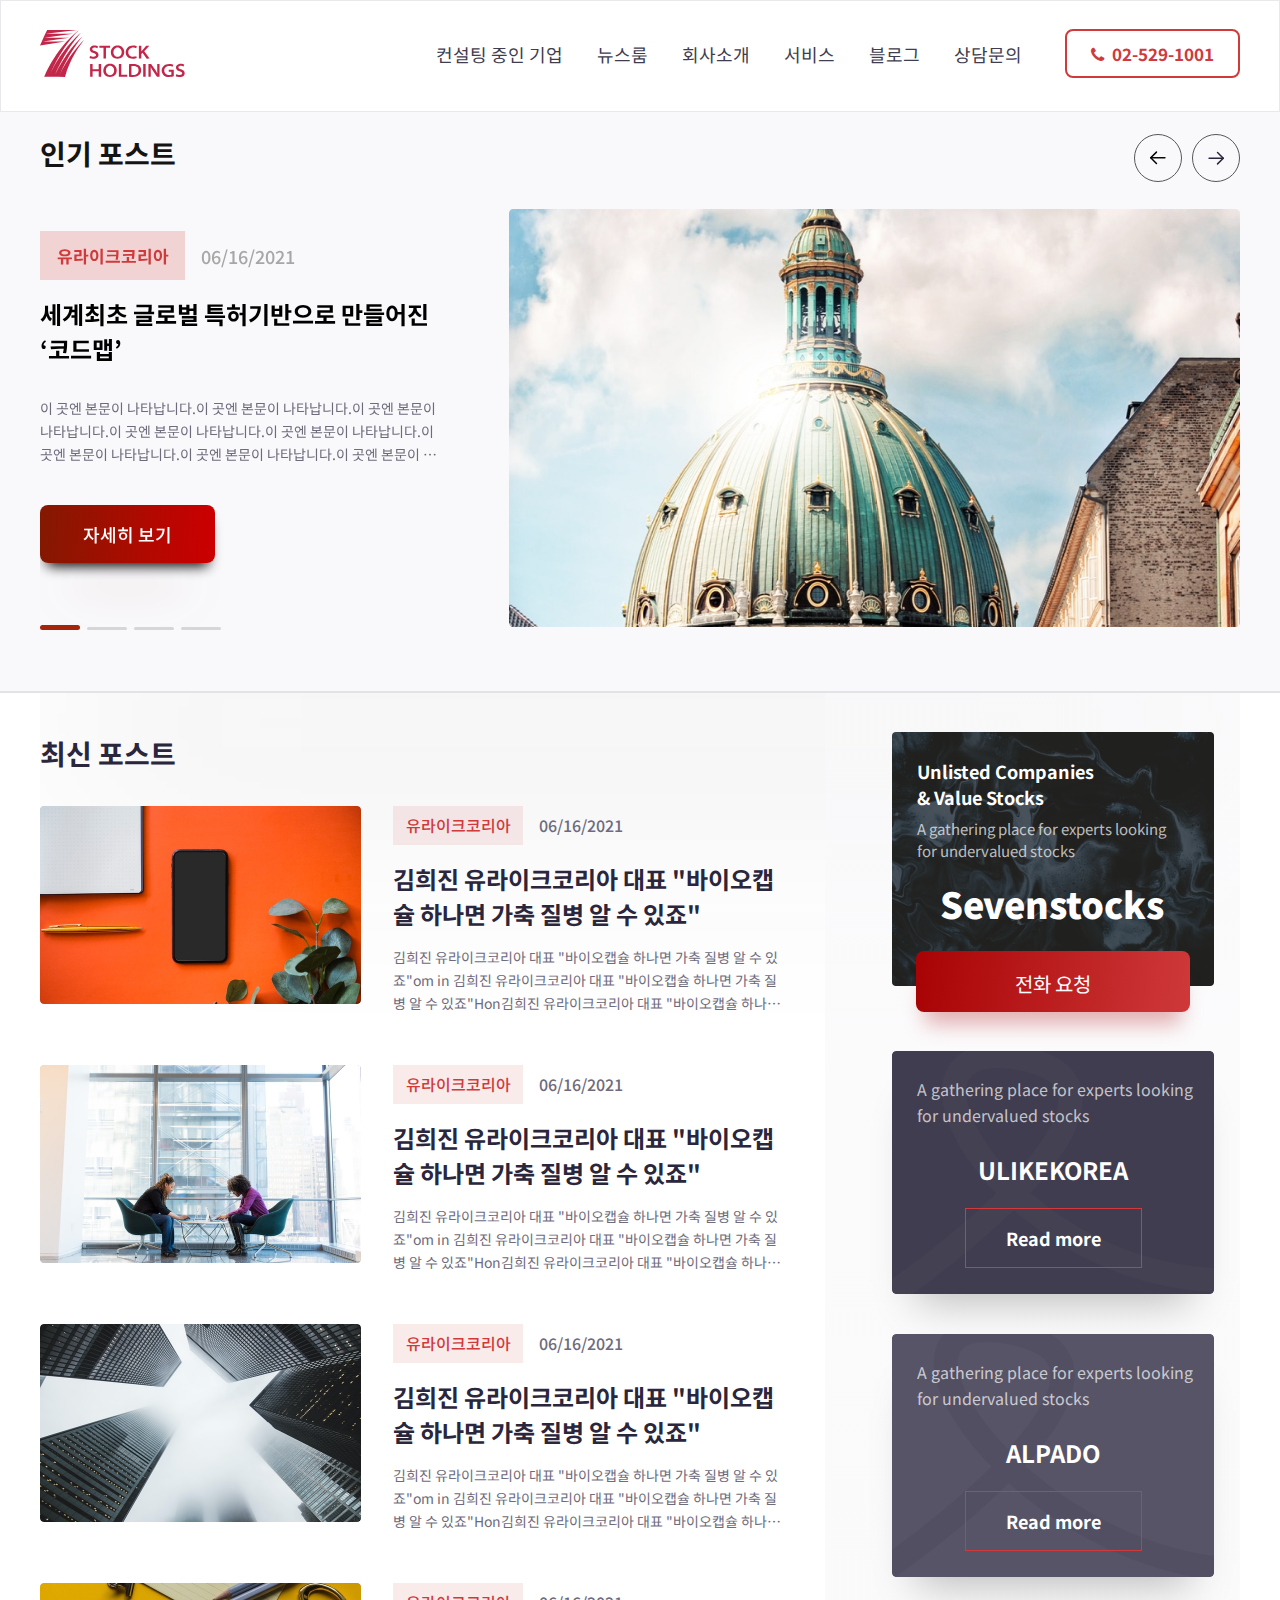
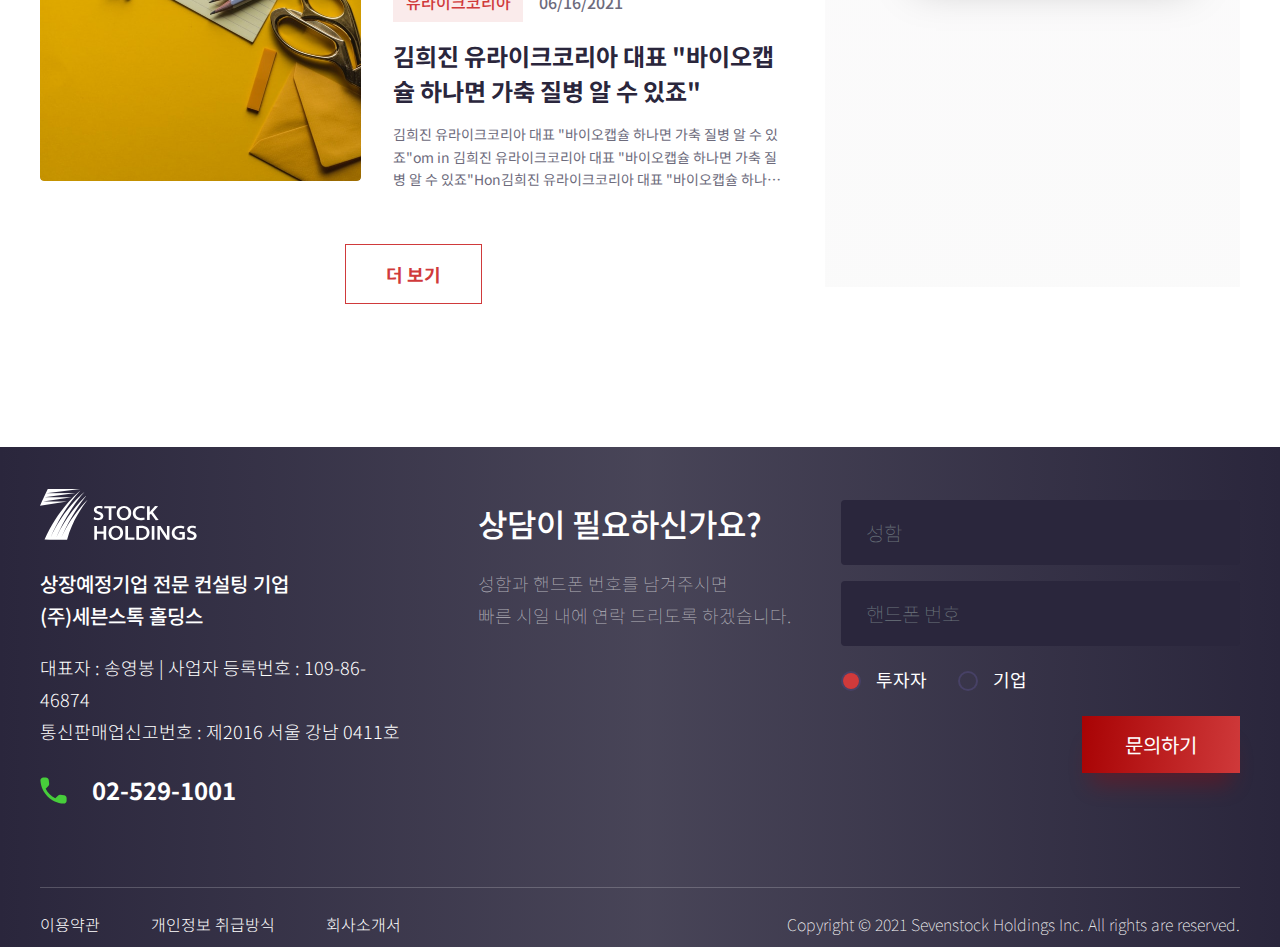
<file: blog.html>
<!DOCTYPE html>
<html lang="en">
  <head>
    <meta charset="UTF-8" />
    <meta name="viewport" content="width=device-width, initial-scale=1.0" />
    <meta http-equiv="X-UA-Compatible" content="ie=edge" />
    <title>Blog</title>
    <!-- Bootstrap  -->
    <!-- FavIcon-->
    <link rel="shortcut icon" href="./assets/favicon/favicon.png" type="image/x-icon">
    <script
      src="https://code.jquery.com/jquery-3.6.0.min.js"
      integrity="sha256-/xUj+3OJU5yExlq6GSYGSHk7tPXikynS7ogEvDej/m4="
      crossorigin="anonymous"
    ></script>

    <!--AOS css-->
    <link href="https://unpkg.com/aos@2.3.1/dist/aos.css" rel="stylesheet" />
    <!-- Bootstrap style-->
    <link
      rel="stylesheet"
      href="https://stackpath.bootstrapcdn.com/bootstrap/4.3.1/css/bootstrap.min.css"
      integrity="sha384-ggOyR0iXCbMQv3Xipma34MD+dH/1fQ784/j6cY/iJTQUOhcWr7x9JvoRxT2MZw1T"
      crossorigin="anonymous"
    />

    <!-- FontAwesome style-->
    <link
      rel="stylesheet"
      href="https://use.fontawesome.com/releases/v5.7.2/css/all.css"
      integrity="sha384-fnmOCqbTlWIlj8LyTjo7mOUStjsKC4pOpQbqyi7RrhN7udi9RwhKkMHpvLbHG9Sr"
      crossorigin="anonymous"
    />

    <link rel="stylesheet" href="./css/bootstrap.min.css" />
    <link
      href="https://cdn.jsdelivr.net/npm/bootstrap@5.1.1/dist/css/bootstrap.min.css"
      rel="stylesheet"
      integrity="sha384-F3w7mX95PdgyTmZZMECAngseQB83DfGTowi0iMjiWaeVhAn4FJkqJByhZMI3AhiU"
      crossorigin="anonymous"
    />

    <link
      rel="stylesheet"
      href="https://cdnjs.cloudflare.com/ajax/libs/font-awesome/4.7.0/css/font-awesome.min.css"
    />
    <!-- font  -->

    <!--AOS css-->
    <link href="https://unpkg.com/aos@2.3.1/dist/aos.css" rel="stylesheet" />
    <!--Animate css-->
    <link rel="stylesheet" href="css/animate.min.css" />
    <!-- Map  -->
    <link rel="stylesheet" href="./css/map.css" />
    <!-- Map  -->
    <!--Owl Carouse css-->
    <link rel="stylesheet" href="css/owl.carousel.min.css" />
    <link rel="stylesheet" href="css/owl.theme.default.min.css" />
    <!-- Custom Style-->
    <link rel="stylesheet" href="./css/checkbox.css" />
    <link rel="stylesheet" type="text/css" href="css/style.css" />
  </head>

  <body>
    <div class="wrapper">
      <section>
        <div class="news-header">
          <div class="n-container">
            <div class="header-top">
              <nav class="navbar navbar-expand-lg navbar-light">
                <a class="navbar-brand" href="./index.html"
                  ><img src="./assets/images/logo.svg" alt=""
                /></a>
                <button
                  class="navbar-toggler"
                  type="button"
                  data-toggle="collapse"
                  data-target="#navbarText"
                  aria-controls="navbarText"
                  aria-expanded="false"
                  aria-label="Toggle navigation"
                >
                  <span class="navbar-toggler-icon"></span>
                </button>
                <div class="collapse navbar-collapse" id="navbarText">
                  <ul class="navbar-nav ml-auto">
                    <li class="nav-item">
                      <a class="nav-link" href="./consulting.html">컨설팅 중인 기업</a>
                    </li>
                    <li class="nav-item">
                      <a class="nav-link" href="./news_room1.html">뉴스룸</a>
                    </li>
                    <li class="nav-item">
                      <a class="nav-link" href="./aboutus.html">회사소개</a>
                    </li>
                    <li class="nav-item">
                      <a class="nav-link" href="./service.html">서비스</a>
                    </li>
                    <li class="nav-item">
                      <a class="nav-link" href="./blog.html">블로그</a>
                    </li>
                    <li class="nav-item">
                      <a class="nav-link" href="./contact-us.html">상담문의</a>
                    </li>
                  </ul>
                  <span class="navbar-text">
                    <a href="tel:832 939 8280"
                      ><i class="fa fa-phone" aria-hidden="true"></i>&nbsp;
                      02-529-1001</a
                    >
                  </span>
                </div>
              </nav>
            </div>
          </div>
        </div>

        <!-- Mobile mune for news  -->
        <div class="news-mobile-wrapper">
          <div class="mobile-header-menu" id="mobile-header">
            <div class="left">
              <a href="./index.html"
                ><img src="./assets/images/mobilelogo.svg" alt=""
              /></a>
            </div>
            <div class="right">
              <div class="myicon">
                <i
                  class="fa fa-ellipsis-h menu-dots news-menu-dots"
                  id="menu-dots"
                  aria-hidden="true"
                ></i>
                <span class="cross news-cross"> &times; </span>
              </div>
            </div>
          </div>
          <div class="mymobile-menu">
            <ul>
              <li><a href="./consulting.html">컨설팅 중인 기업</a></li>
              <li><a href="./news_room1.html">뉴스룸</a></li>
              <li><a href="./aboutus.html">회사소개</a></li>
              <li><a href="./service.html">서비스</a></li>
              <li><a href="./blog.html">블로그</a></li>
              <li><a href="./contact-us.html">상담문의</a></li>
            </ul>
            <div class="mphone">
              <a class="mobile-phone" href="tel:832 939 8280"
                ><i class="fa fa-phone" aria-hidden="true"></i>&nbsp;
                02-529-1001</a
              >
            </div>
          </div>
        </div>
        <!-- Mobile mune for news  -->
      </section>

      <!-- section  -->
      <!-- Blog Section  -->
      <div class="blog-section-wrapper">
        <div class="n-container">
          <h2 class="btop-title">인기 포스트</h2>
          <div class="owl-carousel blog-carousel owl-theme">
            <div class="item">
              <div class="blog-box-wrapper">
                <div class="blog-box-left">
                  <div class="news-category-box">
                    <div class="left">
                      <p>유라이크코리아</p>
                    </div>
                    <div class="right">
                      <p>06/16/2021</p>
                    </div>
                  </div>
                  <h3 class="blogh3">
                    세계최초 글로벌 특허기반으로 만들어진 ‘코드맵’
                  </h3>
                  <p class="blogpara">
                    이 곳엔 본문이 나타납니다.이 곳엔 본문이 나타납니다.이 곳엔
                    본문이 나타납니다.이 곳엔 본문이 나타납니다.이 곳엔 본문이
                    나타납니다.이 곳엔 본문이 나타납니다.이 곳엔 본문이
                    나타납니다.이 곳엔 본문이 나타납니다.이 곳엔 본문이
                    나타납니다.이 곳엔 본문 ...
                  </p>
                  <div class="readmore-btn">
                    <a href="./contact-us.html">자세히 보기</a>
                  </div>
                </div>
                <div class="blog-box-right">
                  <img src="./assets/images/blog-image.png" alt="" />
                </div>
              </div>
            </div>
            <div class="item">
              <div class="blog-box-wrapper">
                <div class="blog-box-left">
                  <div class="news-category-box">
                    <div class="left">
                      <p>유라이크코리아</p>
                    </div>
                    <div class="right">
                      <p>06/16/2021</p>
                    </div>
                  </div>
                  <h3 class="blogh3">
                    세계최초 글로벌 특허기반으로 만들어진 ‘코드맵’
                  </h3>
                  <p class="blogpara">
                    이 곳엔 본문이 나타납니다.이 곳엔 본문이 나타납니다.이 곳엔
                    본문이 나타납니다.이 곳엔 본문이 나타납니다.이 곳엔 본문이
                    나타납니다.이 곳엔 본문이 나타납니다.이 곳엔 본문이
                    나타납니다.이 곳엔 본문이 나타납니다.이 곳엔 본문이
                    나타납니다.이 곳엔 본문 ...
                  </p>
                  <div class="readmore-btn">
                    <a href="./contact-us.html">자세히 보기</a>
                  </div>
                </div>
                <div class="blog-box-right">
                  <img src="./assets/images/blog-image1.png" alt="" />
                </div>
              </div>
            </div>
            <div class="item">
              <div class="blog-box-wrapper">
                <div class="blog-box-left">
                  <div class="news-category-box">
                    <div class="left">
                      <p>유라이크코리아</p>
                    </div>
                    <div class="right">
                      <p>06/16/2021</p>
                    </div>
                  </div>
                  <h3 class="blogh3">
                    세계최초 글로벌 특허기반으로 만들어진 ‘코드맵’
                  </h3>
                  <p class="blogpara">
                    이 곳엔 본문이 나타납니다.이 곳엔 본문이 나타납니다.이 곳엔
                    본문이 나타납니다.이 곳엔 본문이 나타납니다.이 곳엔 본문이
                    나타납니다.이 곳엔 본문이 나타납니다.이 곳엔 본문이
                    나타납니다.이 곳엔 본문이 나타납니다.이 곳엔 본문이
                    나타납니다.이 곳엔 본문 ...
                  </p>
                  <div class="readmore-btn">
                    <a href="./contact-us.html">자세히 보기</a>
                  </div>
                </div>
                <div class="blog-box-right">
                  <img src="./assets/images/blog-image.png" alt="" />
                </div>
              </div>
            </div>
            <div class="item">
              <div class="blog-box-wrapper">
                <div class="blog-box-left">
                  <div class="news-category-box">
                    <div class="left">
                      <p>유라이크코리아</p>
                    </div>
                    <div class="right">
                      <p>06/16/2021</p>
                    </div>
                  </div>
                  <h3 class="blogh3">
                    세계최초 글로벌 특허기반으로 만들어진 ‘코드맵’
                  </h3>
                  <p class="blogpara">
                    이 곳엔 본문이 나타납니다.이 곳엔 본문이 나타납니다.이 곳엔
                    본문이 나타납니다.이 곳엔 본문이 나타납니다.이 곳엔 본문이
                    나타납니다.이 곳엔 본문이 나타납니다.이 곳엔 본문이
                    나타납니다.이 곳엔 본문이 나타납니다.이 곳엔 본문이
                    나타납니다.이 곳엔 본문 ...
                  </p>
                  <div class="readmore-btn">
                    <a href="./contact-us.html">자세히 보기</a>
                  </div>
                </div>
                <div class="blog-box-right">
                  <img src="./assets/images/blog-image1.png" alt="" />
                </div>
              </div>
            </div>
          </div>
        </div>
      </div>
      <!-- Blog Section  -->
      <!-- section  -->

      <!-- Recent Posts  -->
      <div class="recent-posts-wrapper">
        <div class="n-container">
          <div class="recent-post-inner">
            <div class="recent-post-inner-wrapper">
              <div class="recent-inner-left">
                <h2 class="recent-post-title">최신 포스트</h2>
                <!-- recent box  -->
                <div class="recent-left-wrapper">
                  <div class="left-inner-left">
                    <a href="./news_room2.html"
                      ><img src="./assets/images/recent1.svg" alt=""
                    /></a>
                  </div>
                  <div class="left-inner-right">
                    <div class="news-category-box">
                      <div class="left">
                        <p>유라이크코리아</p>
                      </div>
                      <div class="right">
                        <p>06/16/2021</p>
                      </div>
                    </div>
                    <div class="recent-link">
                      <a href="./news_room2.html"
                        >김희진 유라이크코리아 대표 "바이오캡슐 하나면 가축 질병
                        알 수 있죠"</a
                      >
                    </div>
                    <p class="recent-para">
                      김희진 유라이크코리아 대표 "바이오캡슐 하나면 가축 질병 알
                      수 있죠"om in 김희진 유라이크코리아 대표 "바이오캡슐
                      하나면 가축 질병 알 수 있죠"Hon김희진 유라이크코리아 대표
                      "바이오캡슐 하나면 가축 질병 알
                    </p>
                  </div>
                </div>
                <!-- recent box  -->
                <!-- recent box  -->
                <div class="recent-left-wrapper">
                  <div class="left-inner-left">
                    <a href="./news_room2.html"
                      ><img src="./assets/images/recent2.svg" alt=""
                    /></a>
                  </div>
                  <div class="left-inner-right">
                    <div class="news-category-box">
                      <div class="left">
                        <p>유라이크코리아</p>
                      </div>
                      <div class="right">
                        <p>06/16/2021</p>
                      </div>
                    </div>
                    <div class="recent-link">
                      <a href="./news_room2.html"
                        >김희진 유라이크코리아 대표 "바이오캡슐 하나면 가축 질병
                        알 수 있죠"</a
                      >
                    </div>
                    <p class="recent-para">
                      김희진 유라이크코리아 대표 "바이오캡슐 하나면 가축 질병 알
                      수 있죠"om in 김희진 유라이크코리아 대표 "바이오캡슐
                      하나면 가축 질병 알 수 있죠"Hon김희진 유라이크코리아 대표
                      "바이오캡슐 하나면 가축 질병 알
                    </p>
                  </div>
                </div>
                <!-- recent box  -->
                <!-- recent box  -->
                <div class="recent-left-wrapper">
                  <div class="left-inner-left">
                    <a href="./news_room2.html"
                      ><img src="./assets/images/recent3.svg" alt=""
                    /></a>
                  </div>
                  <div class="left-inner-right">
                    <div class="news-category-box">
                      <div class="left">
                        <p>유라이크코리아</p>
                      </div>
                      <div class="right">
                        <p>06/16/2021</p>
                      </div>
                    </div>
                    <div class="recent-link">
                      <a href="./news_room2.html"
                        >김희진 유라이크코리아 대표 "바이오캡슐 하나면 가축 질병
                        알 수 있죠"</a
                      >
                    </div>
                    <p class="recent-para">
                      김희진 유라이크코리아 대표 "바이오캡슐 하나면 가축 질병 알
                      수 있죠"om in 김희진 유라이크코리아 대표 "바이오캡슐
                      하나면 가축 질병 알 수 있죠"Hon김희진 유라이크코리아 대표
                      "바이오캡슐 하나면 가축 질병 알
                    </p>
                  </div>
                </div>
                <!-- recent box  -->
                <!-- recent box  -->
                <div class="recent-left-wrapper">
                  <div class="left-inner-left">
                    <a href="./news_room2.html"
                      ><img src="./assets/images/recent4.svg" alt=""
                    /></a>
                  </div>
                  <div class="left-inner-right">
                    <div class="news-category-box">
                      <div class="left">
                        <p>유라이크코리아</p>
                      </div>
                      <div class="right">
                        <p>06/16/2021</p>
                      </div>
                    </div>
                    <div class="recent-link">
                      <a href="./news_room2.html"
                        >김희진 유라이크코리아 대표 "바이오캡슐 하나면 가축 질병
                        알 수 있죠"</a
                      >
                    </div>
                    <p class="recent-para">
                      김희진 유라이크코리아 대표 "바이오캡슐 하나면 가축 질병 알
                      수 있죠"om in 김희진 유라이크코리아 대표 "바이오캡슐
                      하나면 가축 질병 알 수 있죠"Hon김희진 유라이크코리아 대표
                      "바이오캡슐 하나면 가축 질병 알
                    </p>
                  </div>
                </div>
                <!-- recent box  -->
                <!-- Load More  -->
                <div class="load-more">
                  <a href="#">더 보기</a>
                </div>
                <!-- Load More  -->
              </div>
              <div class="recent-inner-right">
                <div class="recent-add-wrapper-top">
                  <h6>
                    Unlisted Companies<br />
                    & Value Stocks
                  </h6>
                  <p>
                    A gathering place for experts looking<br />for undervalued
                    stocks
                  </p>
                  <h3>Sevenstocks</h3>
                  <a href="#" class="recent-right-link">전화 요청</a>
                </div>
                <div class="recent-add-wrapper-bottom1">
                  <p>
                    A gathering place for experts looking<br />for undervalued
                    stocks
                  </p>
                  <h4>ULIKEKOREA</h4>
                  <div class="recenright-link-wrapper">
                    <a href="#" class="recent-readmore-link">Read more</a>
                  </div>
                </div>
                <div class="recent-add-wrapper-bottom">
                  <p>
                    A gathering place for experts looking<br />for undervalued
                    stocks
                  </p>
                  <h4>ALPADO</h4>
                  <div class="recent-link-bottom-wrapper">
                    <a href="#" class="recent-readmore-link">Read more</a>
                  </div>
                </div>
              </div>
            </div>
          </div>
        </div>
      </div>
      <!-- Recent Posts  -->

      <!-- Footer  -->
      <footer>
        <div class="myfooter">
          <div class="mycontainer">
            <div class="footer-inner">
              <div class="left-section">
                <div class="logo">
                  <a href="./index.html"
                    ><img src="./assets/images/logo-white.svg" alt=""
                  /></a>
                </div>
                <p class="top">
                  상장예정기업 전문 컨설팅 기업<br />
                  (주)세븐스톡 홀딩스
                </p>
                <p class="bottom">
                  대표자 : 송영봉 | 사업자 등록번호 : 109-86-46874<br />통신판매업신고번호
                  : 제2016 서울 강남 0411호
                </p>
                <span
                  ><img src="./assets/images/phonefooter.svg" alt="" />&nbsp;
                  02-529-1001</span
                >
              </div>
              <div class="right-section">
                <div class="left">
                  <h2>상담이 필요하신가요?</h2>
                  <p>
                    성함과 핸드폰 번호를 남겨주시면<br />
                    빠른 시일 내에 연락 드리도록 하겠습니다.
                  </p>
                </div>
                <div class="right">
                  <form action="" method="POST">
                    <input
                      class="form-control"
                      type="text"
                      placeholder="성함"
                    />
                    <input
                      class="form-control"
                      type="text"
                      placeholder="핸드폰 번호"
                    />
                    <div class="form-box">
                      <label>
                        <input type="radio" name="kk" checked />
                        <div class="circle"></div>
                        <span>투자자</span>
                      </label>
                      <label class="right-radio">
                        <input type="radio" name="kk" />
                        <div class="circle"></div>
                        <span>기업</span>
                      </label>
                    </div>
                    <div class="submit-wrapper">
                      <button type="submit" class="submit-btn">문의하기</button>
                    </div>
                  </form>
                  <!-- 투자자 -->
                  <!-- 기업 -->
                </div>
              </div>
            </div>
            <div class="footer-bottom copyright-border">
              <div class="left">
                <ul>
                  <li><a href="#" class="white-16-100">이용약관</a></li>
                  <li>
                    <a href="#" class="white-16-100">개인정보 취급방식</a>
                  </li>
                  <li><a href="#" class="white-16-100">회사소개서</a></li>
                </ul>
              </div>

              <div class="right">
                <p class="white-16-100">
                  Copyright © 2021 Sevenstock Holdings Inc. All rights are
                  reserved.
                </p>
              </div>
            </div>
          </div>
        </div>
      </footer>
      <!-- Footer  -->
    </div>

    <!-- Jquery Js-->
    <script
      src="https://code.jquery.com/jquery-3.6.0.min.js"
      integrity="sha256-/xUj+3OJU5yExlq6GSYGSHk7tPXikynS7ogEvDej/m4="
      crossorigin="anonymous"
    ></script>
    <!-- Bootstrap Js-->
    <script
      src="https://cdnjs.cloudflare.com/ajax/libs/popper.js/1.12.9/umd/popper.min.js"
      integrity="sha384-ApNbgh9B+Y1QKtv3Rn7W3mgPxhU9K/ScQsAP7hUibX39j7fakFPskvXusvfa0b4Q"
      crossorigin="anonymous"
    ></script>
    <!-- counter up  -->
    <script src="./js/jquery.counterup.min.js"></script>
    <script src="./js/jquery.waypoints.min.js"></script>
    <!-- counter up  -->
    <!-- <script
      src="https://maxcdn.bootstrapcdn.com/bootstrap/4.0.0/js/bootstrap.min.js"
      integrity="sha384-JZR6Spejh4U02d8jOt6vLEHfe/JQGiRRSQQxSfFWpi1MquVdAyjUar5+76PVCmYl"
      crossorigin="anonymous"
    ></script> -->
    <script
      src="https://cdn.jsdelivr.net/npm/bootstrap@5.1.1/dist/js/bootstrap.bundle.min.js"
      integrity="sha384-/bQdsTh/da6pkI1MST/rWKFNjaCP5gBSY4sEBT38Q/9RBh9AH40zEOg7Hlq2THRZ"
      crossorigin="anonymous"
    ></script>

    <script src="./js/bootstrap.min.js"></script>
    <!-- Popper JS -->
    <!-- <script src="https://cdnjs.cloudflare.com/ajax/libs/popper.js/1.14.3/umd/popper.min.js"></script> -->
    <!--AOS Js-->
    <script src="https://unpkg.com/aos@2.3.1/dist/aos.js"></script>
    <!--Owl Carouse js-->
    <script src="js/owl.carousel.min.js"></script>
    <!-- Custom Js-->
    <script src="js/custom.js"></script>
  </body>
</html>
</file>
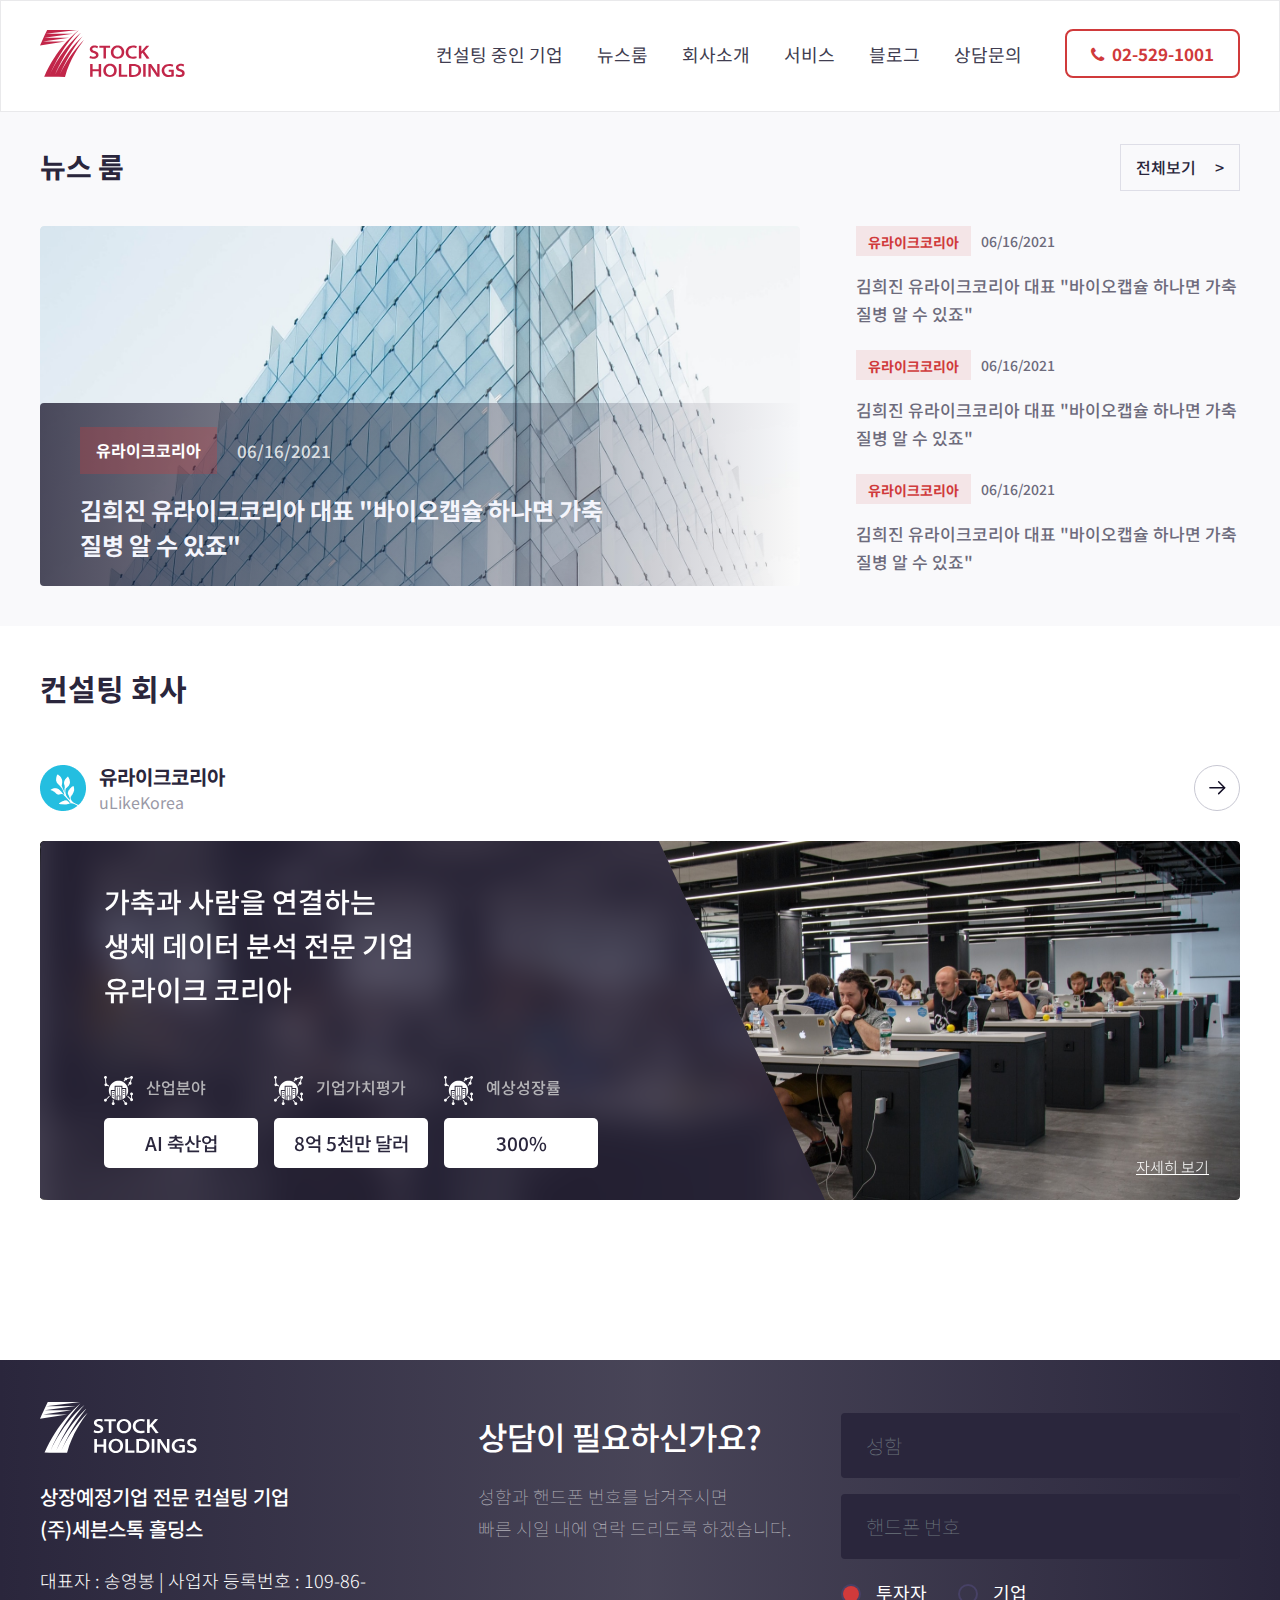
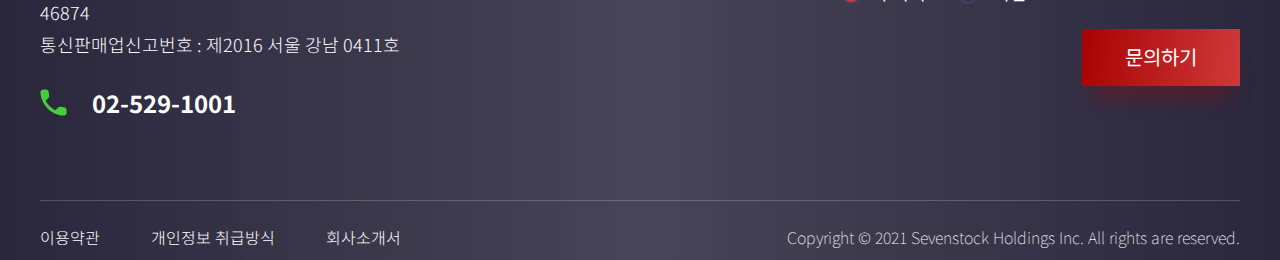
<file: consulting_main.html>
<!DOCTYPE html>
<html lang="en">
  <head>
    <meta charset="UTF-8" />
    <meta name="viewport" content="width=device-width, initial-scale=1.0" />
    <meta http-equiv="X-UA-Compatible" content="ie=edge" />
    <title>Consulting Main</title>
    <!-- Bootstrap  -->
    <!-- FavIcon-->
    <link rel="shortcut icon" href="./assets/favicon/favicon.png" type="image/x-icon">
    <script
      src="https://code.jquery.com/jquery-3.6.0.min.js"
      integrity="sha256-/xUj+3OJU5yExlq6GSYGSHk7tPXikynS7ogEvDej/m4="
      crossorigin="anonymous"
    ></script>

    <!--AOS css-->
    <link href="https://unpkg.com/aos@2.3.1/dist/aos.css" rel="stylesheet" />
    <!-- Bootstrap style-->
    <link
      rel="stylesheet"
      href="https://stackpath.bootstrapcdn.com/bootstrap/4.3.1/css/bootstrap.min.css"
      integrity="sha384-ggOyR0iXCbMQv3Xipma34MD+dH/1fQ784/j6cY/iJTQUOhcWr7x9JvoRxT2MZw1T"
      crossorigin="anonymous"
    />

    <!-- FontAwesome style-->
    <link
      rel="stylesheet"
      href="https://use.fontawesome.com/releases/v5.7.2/css/all.css"
      integrity="sha384-fnmOCqbTlWIlj8LyTjo7mOUStjsKC4pOpQbqyi7RrhN7udi9RwhKkMHpvLbHG9Sr"
      crossorigin="anonymous"
    />

    <link rel="stylesheet" href="./css/bootstrap.min.css" />
    <link
      href="https://cdn.jsdelivr.net/npm/bootstrap@5.1.1/dist/css/bootstrap.min.css"
      rel="stylesheet"
      integrity="sha384-F3w7mX95PdgyTmZZMECAngseQB83DfGTowi0iMjiWaeVhAn4FJkqJByhZMI3AhiU"
      crossorigin="anonymous"
    />

    <link
      rel="stylesheet"
      href="https://cdnjs.cloudflare.com/ajax/libs/font-awesome/4.7.0/css/font-awesome.min.css"
    />
    <!-- font  -->

    <!-- Splide  -->
    <!-- <link rel="stylesheet" href="css/splide-column.min.css"> -->
    <!-- Splide  -->

    <!--AOS css-->
    <link href="https://unpkg.com/aos@2.3.1/dist/aos.css" rel="stylesheet" />
    <!--Animate css-->
    <link rel="stylesheet" href="css/animate.min.css" />
    <!-- Map  -->
    <link rel="stylesheet" href="./css/map.css" />
    <!-- Map  -->
    <!--Owl Carouse css-->
    <link rel="stylesheet" href="css/owl.carousel.min.css" />
    <link rel="stylesheet" href="css/owl.theme.default.min.css" />
    <!-- Custom Style-->
    <link rel="stylesheet" href="./css/checkbox.css" />
    <link rel="stylesheet" type="text/css" href="css/style.css" />
  </head>

  <body>
    <div class="wrapper">
      <section>
        <div class="news-header">
          <div class="n-container">
            <div class="header-top">
              <nav class="navbar navbar-expand-lg navbar-light">
                <a class="navbar-brand" href="./index.html"
                  ><img src="./assets/images/logo.svg" alt=""
                /></a>
                <button
                  class="navbar-toggler"
                  type="button"
                  data-toggle="collapse"
                  data-target="#navbarText"
                  aria-controls="navbarText"
                  aria-expanded="false"
                  aria-label="Toggle navigation"
                >
                  <span class="navbar-toggler-icon"></span>
                </button>
                <div class="collapse navbar-collapse" id="navbarText">
                  <ul class="navbar-nav ml-auto">
                    <li class="nav-item">
                      <a class="nav-link" href="./consulting.html">컨설팅 중인 기업</a>
                    </li>
                    <li class="nav-item">
                      <a class="nav-link" href="./news_room1.html">뉴스룸</a>
                    </li>
                    <li class="nav-item">
                      <a class="nav-link" href="./aboutus.html">회사소개</a>
                    </li>
                    <li class="nav-item">
                      <a class="nav-link" href="./service.html">서비스</a>
                    </li>
                    <li class="nav-item">
                      <a class="nav-link" href="./blog.html">블로그</a>
                    </li>
                    <li class="nav-item">
                      <a class="nav-link" href="./contact-us.html">상담문의</a>
                    </li>
                  </ul>
                  <span class="navbar-text">
                    <a href="tel:832 939 8280"
                      ><i class="fa fa-phone" aria-hidden="true"></i>&nbsp;
                      02-529-1001</a
                    >
                  </span>
                </div>
              </nav>
            </div>
          </div>
        </div>

        <!-- Mobile mune for news  -->
        <div class="news-mobile-wrapper">
          <div class="mobile-header-menu" id="mobile-header">
            <div class="left">
              <a href="./index.html"
                ><img src="./assets/images/mobilelogo.svg" alt=""
              /></a>
            </div>
            <div class="right">
              <div class="myicon">
                <i
                  class="fa fa-ellipsis-h menu-dots news-menu-dots"
                  id="menu-dots"
                  aria-hidden="true"
                ></i>
                <span class="cross news-cross"> &times; </span>
              </div>
            </div>
          </div>
          <div class="mymobile-menu">
            <ul>
              <li><a href="./consulting.html">컨설팅 중인 기업</a></li>
              <li><a href="./news_room1.html">뉴스룸</a></li>
              <li><a href="./aboutus.html">회사소개</a></li>
              <li><a href="./service.html">서비스</a></li>
              <li><a href="./blog.html">블로그</a></li>
              <li><a href="./contact-us.html">상담문의</a></li>
            </ul>
            <div class="mphone">
              <a class="mobile-phone" href="tel:832 939 8280"
                ><i class="fa fa-phone" aria-hidden="true"></i>&nbsp;
                02-529-1001</a
              >
            </div>
          </div>
        </div>
        <!-- Mobile mune for news  -->
      </section>

     
        <!-- Second Section  -->
        <div class="second-news-section nsecond-new-section">
          <!-- Consulting bottom navigation  -->
          <div class="nconsulting-bottom-header">
            <div class="n-container">
              <div class="nconsulting-inner">
                <div class="nconsulting-inner-left">
                  <a href="./news_room1.html">뉴스 룸</a>
                </div>
                <div class="nconsulting-inner-right">
                  <a href="./news_room1.html">전체보기 <span>></span></a>
                </div>
              </div>
            </div>
          </div>
          <!-- Consulting bottom navigation  -->

          <div class="n-container">
            <div class="row">
              <div class="col-md-8">
                <div class="left-inner">
                  <div class="bottom-section">
                    <div class="news-category-box">
                      <div class="left">
                        <p>유라이크코리아</p>
                      </div>
                      <div class="right">
                        <p>06/16/2021</p>
                      </div>
                    </div>
                    <p>
                      김희진 유라이크코리아 대표 "바이오캡슐 하나면 가축<br />질병
                      알 수 있죠"
                    </p>
                  </div>
                </div>
              </div>
              <div class="col-md-4">
                <div class="right-inner">
                  <div class="news-category-box">
                    <div class="left">
                      <p>유라이크코리아</p>
                    </div>
                    <div class="right">
                      <p>06/16/2021</p>
                    </div>
                  </div>
                  <a href="./news_room2.html"
                    >김희진 유라이크코리아 대표 "바이오캡슐 하나면 가축<br />질병
                    알 수 있죠"</a
                  >
                </div>
                <div class="right-inner">
                  <div class="news-category-box">
                    <div class="left">
                      <p>유라이크코리아</p>
                    </div>
                    <div class="right">
                      <p>06/16/2021</p>
                    </div>
                  </div>
                  <a href="./news_room2.html"
                    >김희진 유라이크코리아 대표 "바이오캡슐 하나면 가축<br />질병
                    알 수 있죠"</a
                  >
                </div>
                <div class="right-inner">
                  <div class="news-category-box">
                    <div class="left">
                      <p>유라이크코리아</p>
                    </div>
                    <div class="right">
                      <p>06/16/2021</p>
                    </div>
                  </div>
                  <a href="./news_room2.html"
                    >김희진 유라이크코리아 대표 "바이오캡슐 하나면 가축<br />질병
                    알 수 있죠"</a
                  >
                </div>
              </div>
            </div>
          </div>
        </div>
        <!-- Second Section  -->
    

      <!-- Ulike Korea Section  -->
     
        <div class="ulike-korea-section">
          <div class="n-container">
            <h2 class="ulike-title">컨설팅 회사</h2>
            <div class="ulike-korea-bottom-top-section">
              <div class="bottom-top-section-left">
                <a href="#">
                  <div class="top-left-inner">
                    <div class="uleft">
                      <img src="./assets/images/Vector.png" alt="" />
                    </div>
                    <div class="uright">
                      <h5>유라이크코리아</h5>
                      <p>uLikeKorea</p>
                    </div>
                  </div>
                </a>
              </div>
              <div class="bottom-top-section-right">
                <a href="#">
                  <img src="./assets/images/rightlink.svg" alt="" />
                </a>
              </div>
            </div>

            <div class="ulike-korea-bottom-bottom-section-wrapper">
              <a href="#">
                <div class="bgfor-desktop bgfor-mobile">
                    <h2>가축과 사람을 연결하는<br/>
                        생체 데이터 분석 전문 기업<br/> 
                        유라이크 코리아</h2>
                    <div class="cbottom-section-wrapper">
                        <div class="cbottom-section-left">
                            <div class="cbottom-left-section-wrapper">
                                <div class="cbottom-left-section-left">
                                    <div class="cbottom-left-box">
                                        <div class="box-top">
                                            <div class="box-top-left">
                                                <img src="./assets/images/cbottom.svg" alt="">
                                            </div>
                                            <div class="box-top-right">
                                                <p>산업분야</p>
                                            </div>
                                        </div>
                                        <div class="cbottom-txt cbottom-left-box-mobile0"><p class="c-txt">AI 축산업</p></div>
                                    </div>
                                    <div class="cbottom-left-box">
                                        <div class="box-top">
                                            <div class="box-top-left">
                                                <img src="./assets/images/cbottom.svg" alt="">
                                            </div>
                                            <div class="box-top-right">
                                                <p>기업가치평가</p>
                                            </div>
                                        </div>
                                        <div class="cbottom-txt cbottom-left-box-mobile1"><p class="c-txt">8억 5천만 달러</p></div>
                                    </div>
                                    <div class="cbottom-left-box">
                                        <div class="box-top">
                                            <div class="box-top-left">
                                                <img src="./assets/images/cbottom.svg" alt="">
                                            </div>
                                            <div class="box-top-right">
                                                <p>예상성장률</p>
                                            </div>
                                        </div>
                                        <div class="cbottom-txt cbottom-left-box-mobile2"><p class="c-txt">300%</p></div>
                                    </div>
                                </div>
                            </div>
                        </div>
                        <div class="cbottom-section-right">
                            <p>자세히  보기</p>
                        </div>
                    </div>
                </div>
              </a>
            </div>
          </div>
        </div>
   
      <!-- Ulike Korea Section  -->

      <!-- Footer  -->
      <footer>
        <div class="myfooter">
          <div class="mycontainer">
            <div class="footer-inner">
              <div class="left-section">
                <div class="logo">
                  <a href="./index.html"
                    ><img src="./assets/images/logo-white.svg" alt=""
                  /></a>
                </div>
                <p class="top">
                  상장예정기업 전문 컨설팅 기업<br />
                  (주)세븐스톡 홀딩스
                </p>
                <p class="bottom">
                  대표자 : 송영봉 | 사업자 등록번호 : 109-86-46874<br />통신판매업신고번호
                  : 제2016 서울 강남 0411호
                </p>
                <span
                  ><img src="./assets/images/phonefooter.svg" alt="" />&nbsp;
                  02-529-1001</span
                >
              </div>
              <div class="right-section">
                <div class="left">
                  <h2>상담이 필요하신가요?</h2>
                  <p>
                    성함과 핸드폰 번호를 남겨주시면<br />
                    빠른 시일 내에 연락 드리도록 하겠습니다.
                  </p>
                </div>
                <div class="right">
                  <form action="" method="POST">
                    <input
                      class="form-control"
                      type="text"
                      placeholder="성함"
                    />
                    <input
                      class="form-control"
                      type="text"
                      placeholder="핸드폰 번호"
                    />
                    <div class="form-box">
                      <label>
                        <input type="radio" name="kk" checked />
                        <div class="circle"></div>
                        <span>투자자</span>
                      </label>
                      <label class="right-radio">
                        <input type="radio" name="kk" />
                        <div class="circle"></div>
                        <span>기업</span>
                      </label>
                    </div>
                    <div class="submit-wrapper">
                      <button type="submit" class="submit-btn">문의하기</button>
                    </div>
                  </form>
                  <!-- 투자자 -->
                  <!-- 기업 -->
                </div>
              </div>
            </div>
            <div class="footer-bottom copyright-border">
              <div class="left">
                <ul>
                  <li><a href="#" class="white-16-100">이용약관</a></li>
                  <li>
                    <a href="#" class="white-16-100">개인정보 취급방식</a>
                  </li>
                  <li><a href="#" class="white-16-100">회사소개서</a></li>
                </ul>
              </div>

              <div class="right">
                <p class="white-16-100">
                  Copyright © 2021 Sevenstock Holdings Inc. All rights are
                  reserved.
                </p>
              </div>
            </div>
          </div>
        </div>
      </footer>
      <!-- Footer  -->
    </div>

    <!-- Jquery Js-->
    <script
      src="https://code.jquery.com/jquery-3.6.0.min.js"
      integrity="sha256-/xUj+3OJU5yExlq6GSYGSHk7tPXikynS7ogEvDej/m4="
      crossorigin="anonymous"
    ></script>
    <!-- Bootstrap Js-->
    <script
      src="https://cdnjs.cloudflare.com/ajax/libs/popper.js/1.12.9/umd/popper.min.js"
      integrity="sha384-ApNbgh9B+Y1QKtv3Rn7W3mgPxhU9K/ScQsAP7hUibX39j7fakFPskvXusvfa0b4Q"
      crossorigin="anonymous"
    ></script>
    <!-- Splide   -->
    <!-- <script src="https://cdn.jsdelivr.net/npm/@splidejs/splide@latest/dist/js/splide.min.js"></script> -->
    <!-- Splide   -->
    <!-- counter up  -->
    <script src="./js/jquery.counterup.min.js"></script>
    <script src="./js/jquery.waypoints.min.js"></script>
    <!-- counter up  -->
    <!-- <script
      src="https://maxcdn.bootstrapcdn.com/bootstrap/4.0.0/js/bootstrap.min.js"
      integrity="sha384-JZR6Spejh4U02d8jOt6vLEHfe/JQGiRRSQQxSfFWpi1MquVdAyjUar5+76PVCmYl"
      crossorigin="anonymous"
    ></script> -->
    <script
      src="https://cdn.jsdelivr.net/npm/bootstrap@5.1.1/dist/js/bootstrap.bundle.min.js"
      integrity="sha384-/bQdsTh/da6pkI1MST/rWKFNjaCP5gBSY4sEBT38Q/9RBh9AH40zEOg7Hlq2THRZ"
      crossorigin="anonymous"
    ></script>

    <script src="./js/bootstrap.min.js"></script>
    <!-- Popper JS -->
    <!-- <script src="https://cdnjs.cloudflare.com/ajax/libs/popper.js/1.14.3/umd/popper.min.js"></script> -->
    <!--AOS Js-->
    <script src="https://unpkg.com/aos@2.3.1/dist/aos.js"></script>
    <!--Owl Carouse js-->
    <script src="js/owl.carousel.min.js"></script>
    <!-- Custom Js-->
    <script src="js/custom.js"></script>
  </body>
</html>
</file>
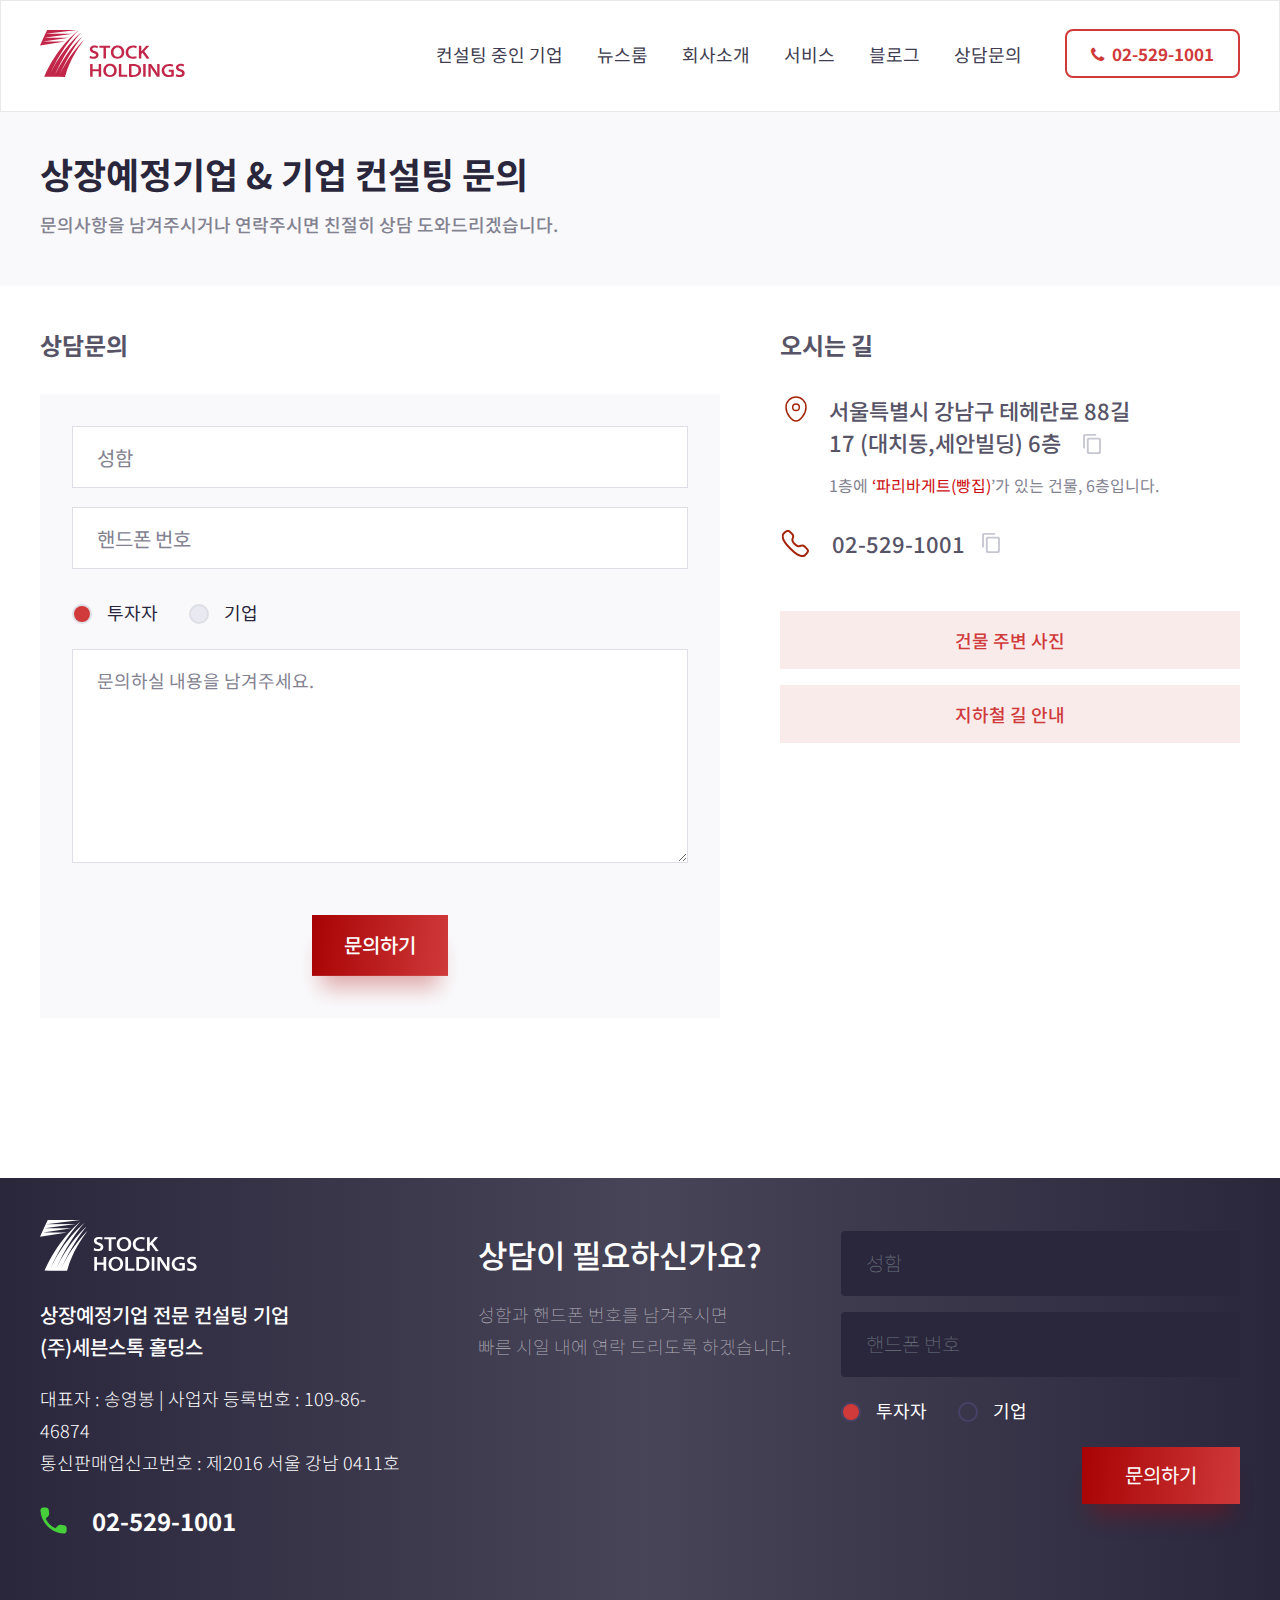
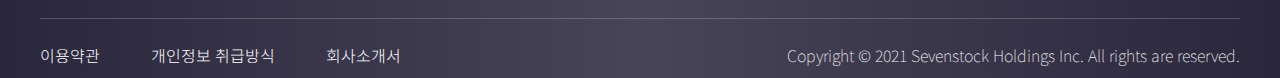
<file: contact-us.html>
<!DOCTYPE html>
<html lang="en">

<head>
    <meta charset="UTF-8" />
    <meta name="viewport" content="width=device-width, initial-scale=1.0" />
    <meta http-equiv="X-UA-Compatible" content="ie=edge" />
    <title>Contact Us</title>
    <!-- Bootstrap  -->
    <!-- FavIcon-->
    <link rel="shortcut icon" href="./assets/favicon/favicon.png" type="image/x-icon">
    <script src="https://code.jquery.com/jquery-3.6.0.min.js"
        integrity="sha256-/xUj+3OJU5yExlq6GSYGSHk7tPXikynS7ogEvDej/m4=" crossorigin="anonymous"></script>

    <!--AOS css-->
    <link href="https://unpkg.com/aos@2.3.1/dist/aos.css" rel="stylesheet" />
    <!-- Bootstrap style-->
    <link rel="stylesheet" href="https://stackpath.bootstrapcdn.com/bootstrap/4.3.1/css/bootstrap.min.css"
        integrity="sha384-ggOyR0iXCbMQv3Xipma34MD+dH/1fQ784/j6cY/iJTQUOhcWr7x9JvoRxT2MZw1T" crossorigin="anonymous" />

    <!-- FontAwesome style-->
    <link rel="stylesheet" href="https://use.fontawesome.com/releases/v5.7.2/css/all.css"
        integrity="sha384-fnmOCqbTlWIlj8LyTjo7mOUStjsKC4pOpQbqyi7RrhN7udi9RwhKkMHpvLbHG9Sr" crossorigin="anonymous" />

    <link rel="stylesheet" href="./css/bootstrap.min.css">
    <link href="https://cdn.jsdelivr.net/npm/bootstrap@5.1.1/dist/css/bootstrap.min.css" rel="stylesheet"
        integrity="sha384-F3w7mX95PdgyTmZZMECAngseQB83DfGTowi0iMjiWaeVhAn4FJkqJByhZMI3AhiU" crossorigin="anonymous" />

    <link rel="stylesheet" href="https://cdnjs.cloudflare.com/ajax/libs/font-awesome/4.7.0/css/font-awesome.min.css" />
    <!-- font  -->

    <!-- Splide  -->
    <!-- <link rel="stylesheet" href="css/splide-column.min.css"> -->
    <!-- Splide  -->

    <!--AOS css-->
    <link href="https://unpkg.com/aos@2.3.1/dist/aos.css" rel="stylesheet" />
    <!--Animate css-->
    <link rel="stylesheet" href="css/animate.min.css" />
    <!-- Map  -->
    <link rel="stylesheet" href="./css/map.css" />
    <!-- Map  -->
    <!--Owl Carouse css-->
    <link rel="stylesheet" href="css/owl.carousel.min.css" />
    <link rel="stylesheet" href="css/owl.theme.default.min.css" />
    <!-- Custom Style-->
    <link rel="stylesheet" href="./css/checkbox.css" />
    <link rel="stylesheet" type="text/css" href="css/style.css" />

</head>

<body>
    <div class="wrapper">
        <section>
            <div class="news-header">
                <div class="n-container">
                    <div class="header-top">
                        <nav class="navbar navbar-expand-lg navbar-light">
                            <a class="navbar-brand" href="./index.html"><img src="./assets/images/logo.svg" alt="" /></a>
                            <button class="navbar-toggler" type="button" data-toggle="collapse"
                                data-target="#navbarText" aria-controls="navbarText" aria-expanded="false"
                                aria-label="Toggle navigation">
                                <span class="navbar-toggler-icon"></span>
                            </button>
                            <div class="collapse navbar-collapse" id="navbarText">
                                <ul class="navbar-nav ml-auto">
                                    <li class="nav-item">
                                        <a class="nav-link" href="./consulting.html">컨설팅 중인 기업</a>
                                    </li>
                                    <li class="nav-item">
                                        <a class="nav-link" href="./news_room1.html">뉴스룸</a>
                                    </li>
                                    <li class="nav-item">
                                        <a class="nav-link" href="./aboutus.html">회사소개</a>
                                    </li>
                                    <li class="nav-item">
                                        <a class="nav-link" href="./service.html">서비스</a>
                                    </li>
                                    <li class="nav-item">
                                        <a class="nav-link" href="./blog.html">블로그</a>
                                    </li>
                                    <li class="nav-item">
                                        <a class="nav-link" href="./contact-us.html">상담문의</a>
                                    </li>
                                </ul>
                                <span class="navbar-text">
                                    <a href="tel:832 939 8280"><i class="fa fa-phone" aria-hidden="true"></i>&nbsp;
                                        02-529-1001</a>
                                </span>
                            </div>
                        </nav>
                    </div>
                </div>
            </div>

            <!-- Mobile mune for news  -->
            <div class="news-mobile-wrapper">
                <div class="mobile-header-menu" id="mobile-header">
                    <div class="left">
                        <a href="./index.html"><img src="./assets/images/mobilelogo.svg" alt=""></a>
                    </div>
                    <div class="right">
                        <div class="myicon">
                            <i class="fa fa-ellipsis-h menu-dots news-menu-dots" id="menu-dots" aria-hidden="true"></i>
                            <span class="cross news-cross"> &times; </span>
                        </div>
                    </div>
                </div>
                <div class="mymobile-menu">
                    <ul>
                        <li><a href="./consulting.html">컨설팅 중인 기업</a></li>
                        <li><a href="./news_room1.html">뉴스룸</a></li>
                        <li><a href="./aboutus.html">회사소개</a></li>
                        <li><a href="./service.html">서비스</a></li>
                        <li><a href="./blog.html">블로그</a></li>
                        <li><a href="./contact-us.html">상담문의</a></li>
                    </ul>
                    <div class="mphone">
                        <a class="mobile-phone" href="tel:832 939 8280"><i class="fa fa-phone"
                                aria-hidden="true"></i>&nbsp;
                            02-529-1001</a>
                    </div>

                </div>
            </div>
            <!-- Mobile mune for news  -->

            <!-- Contact Section  -->
            <div class="mycontact-wrapper-full">
                <div class="section-m">
                    <div class="grey-bg-3 mygrey-bg">
                        <div class="n-container">
                            <div class="contact-header mycontact-header">
                                <p class="black-36 ctop-text">상장예정기업 & 기업 컨설팅 문의
                                </p>
                                <p class="grey-18 cbottom-text">문의사항을 남겨주시거나 연락주시면 친절히 상담 도와드리겠습니다.</p>
                            </div>
                        </div>
                    </div>

                    <div class="n-container">
                        <div class="contact-form ncontact-form">

                            <div class="forms-container nforms-container">
    
                                <div class="mail-send nmail-send">
                                    <p class="grey-24 n-grey-24">상담문의</p>
    
                                    <form action="" method="POST">
                                        <div class="send-form nsend-form">
                                            <div class="inputs-container-1 ninputs-container-1">
    
                                                <div class="inputs-1 ninputs-1">
                                                    <input type="text" class="form-control n-input" placeholder="성함">
                                                    <input type="password" class="form-control n-input"
                                                        placeholder="핸드폰 번호">
    
                                                    <div class="form-box">
                                                        <label>
                                                            <input type="radio" name="kk" checked />
                                                            <div class="circle"></div>
                                                            <span>투자자</span>
                                                        </label>
                                                        <label class="right-radio">
                                                            <input type="radio" name="kk" />
                                                            <div class="circle"></div>
                                                            <span>기업</span>
                                                        </label>
                                                    </div>
                                                </div>
    
                                                <div class="ntextarea-wrapper"><textarea name="" id="" rows="8"
                                                        class="textarea form-control n-textarea"
                                                        placeholder="문의하실 내용을 남겨주세요."></textarea></div>
                                            </div>
    
                                            <div class="send-btn-container"><button type="submit"
                                                    class="contac-submit-btn">문의하기</button></div>
    
                                        </div>
                                    </form>
    
                                </div>
                                <div class="contacts ncontacts">
                                    <p class="grey-24 ngrey-24">오시는 길</p>
    
                                    <div class="address-contact naddress-contact">
                                        <div class="mobile-address nmobile-address">
                                            <div class="contact-info-1 ncontact-info-1">
                                                <img class="location" src="./assets/images/Location.svg" alt="">
    
                                                <div class="info-text">
                                                    <div class="popup">
                                                        <span class="popuptext">Text copied</span>
                                                    </div>
                                                    <div class="icon-text nicon-text">
    
                                                        <p class="black-19 nblack-19">서울특별시 강남구 테헤란로 88길
    
                                                            17 (대치동,세안빌딩) 6층 </p>
                                                            <img  class="copyContact copyimage" src="./assets/images/map-icons.svg" alt="">
                                                    </div>
    
                                                    <p class="grey-16 ngrey-16">1층에 <span class="red">‘파리바게트(빵집)</span>’가 있는 건물,
                                                        6층입니다.</p>
                                                </div>
    
    
                                            </div>
    
                                            <div id="contact-info-container" class="ncontact-info-contaier">
                                                <div class="popup">
                                                    <span class="popuptext">Text copied</span>
                                                </div>
    
                                                <div class="contact-info-2 ncontact-info-2">
                                                    <img src="./assets/images/Call.svg" class="ncopy" alt="">
    
                                                    <p class="black-22 nblack-22">02-529-1001</p>
                                                    <img src="./assets/images/map-icons.svg" alt="Copy" class="copyContact">
    
                                                </div>
    
                                            </div>
    
    
    
                                        </div>
    
                                        <div class="contact-btn-1 ncontact-btn-1">
                                            <a href="#">건물 주변 사진</a>
                                            <a href="#">지하철 길 안내</a>
                                        </div>
                                    </div>
                                </div>
    
                            </div>
    
                        </div>
                    </div>
                  
                </div>
            </div>

            <!-- Contact Section  -->


            <!-- Footer  -->
            <footer>
                <div class="myfooter">
                    <div class="mycontainer">
                        <div class="footer-inner">
                            <div class="left-section">
                                <div class="logo">
                                    <a href="./index.html"><img src="./assets/images/logo-white.svg" alt="" /></a>
                                </div>
                                <p class="top">
                                    상장예정기업 전문 컨설팅 기업<br />
                                    (주)세븐스톡 홀딩스
                                </p>
                                <p class="bottom">
                                    대표자 : 송영봉 | 사업자 등록번호 : 109-86-46874<br />통신판매업신고번호
                                    : 제2016 서울 강남 0411호
                                </p>
                                <span><img src="./assets/images/phonefooter.svg" alt="" />&nbsp;
                                    02-529-1001</span>
                            </div>
                            <div class="right-section">
                                <div class="left">
                                    <h2>상담이 필요하신가요?</h2>
                                    <p>
                                        성함과 핸드폰 번호를 남겨주시면<br />
                                        빠른 시일 내에 연락 드리도록 하겠습니다.
                                    </p>
                                </div>
                                <div class="right">
                                    <form action="" method="POST">
                                        <input class="form-control" type="text" placeholder="성함" />
                                        <input class="form-control" type="text" placeholder="핸드폰 번호" />
                                        <div class="form-box">
                                            <label>
                                                <input type="radio" name="kk" checked />
                                                <div class="circle"></div>
                                                <span>투자자</span>
                                            </label>
                                            <label class="right-radio">
                                                <input type="radio" name="kk" />
                                                <div class="circle"></div>
                                                <span>기업</span>
                                            </label>
                                        </div>
                                        <div class="submit-wrapper">
                                            <button type="submit" class="submit-btn">문의하기</button>
                                        </div>
                                    </form>
                                    <!-- 투자자 -->
                                    <!-- 기업 -->
                                </div>
                            </div>
                        </div>
                        <div class="footer-bottom copyright-border">
                            <div class="left">
                                <ul>
                                    <li><a href="#" class="white-16-100">이용약관</a></li>
                                    <li>
                                        <a href="#" class="white-16-100">개인정보 취급방식</a>
                                    </li>
                                    <li><a href="#" class="white-16-100">회사소개서</a></li>
                                </ul>
                            </div>

                            <div class="right">
                                <p class="white-16-100">
                                    Copyright © 2021 Sevenstock Holdings Inc. All rights are
                                    reserved.
                                </p>
                            </div>
                        </div>
                    </div>
                </div>
            </footer>
            <!-- Footer  -->







    </div>

    <!-- Jquery Js-->
    <script src="https://code.jquery.com/jquery-3.6.0.min.js"
        integrity="sha256-/xUj+3OJU5yExlq6GSYGSHk7tPXikynS7ogEvDej/m4=" crossorigin="anonymous"></script>
    <!-- Bootstrap Js-->
    <script src="https://cdnjs.cloudflare.com/ajax/libs/popper.js/1.12.9/umd/popper.min.js"
        integrity="sha384-ApNbgh9B+Y1QKtv3Rn7W3mgPxhU9K/ScQsAP7hUibX39j7fakFPskvXusvfa0b4Q"
        crossorigin="anonymous"></script>
    <!-- Splide   -->
    <!-- <script src="https://cdn.jsdelivr.net/npm/@splidejs/splide@latest/dist/js/splide.min.js"></script> -->
    <!-- Splide   -->
    <!-- counter up  -->
    <script src="./js/jquery.counterup.min.js"></script>
    <script src="./js/jquery.waypoints.min.js"></script>
    <!-- counter up  -->
    <!-- <script
      src="https://maxcdn.bootstrapcdn.com/bootstrap/4.0.0/js/bootstrap.min.js"
      integrity="sha384-JZR6Spejh4U02d8jOt6vLEHfe/JQGiRRSQQxSfFWpi1MquVdAyjUar5+76PVCmYl"
      crossorigin="anonymous"
    ></script> -->
    <script src="https://cdn.jsdelivr.net/npm/bootstrap@5.1.1/dist/js/bootstrap.bundle.min.js"
        integrity="sha384-/bQdsTh/da6pkI1MST/rWKFNjaCP5gBSY4sEBT38Q/9RBh9AH40zEOg7Hlq2THRZ"
        crossorigin="anonymous"></script>

    <script src="./js/bootstrap.min.js"></script>
    <!-- Popper JS -->
    <!-- <script src="https://cdnjs.cloudflare.com/ajax/libs/popper.js/1.14.3/umd/popper.min.js"></script> -->
    <!--AOS Js-->
    <script src="https://unpkg.com/aos@2.3.1/dist/aos.js"></script>
    <!--Owl Carouse js-->
    <script src="js/owl.carousel.min.js"></script>
    <!-- Custom Js-->
    <script src="js/custom.js"></script>

    <script>

        var j = document.getElementsByClassName('copyContact');

        for (let i = 0; i < j.length; i++) {
            j[i].addEventListener('click', copy);
        }


        function copy() {


            /* Get the text field */
            var copyText = this.parentElement.querySelector("p");
            var popups = this.parentElement.parentElement.getElementsByClassName("popup");
            var b = popups[0].querySelectorAll('span');
            /* Select the text field */
            /* Copy the text inside the text field */
            navigator.clipboard.writeText(copyText.innerText);

            b[0].classList.add("show");




            setTimeout(function () { b[0].classList.remove('show') }, 2000);



        }

    </script>
</body>

</html>
</file>
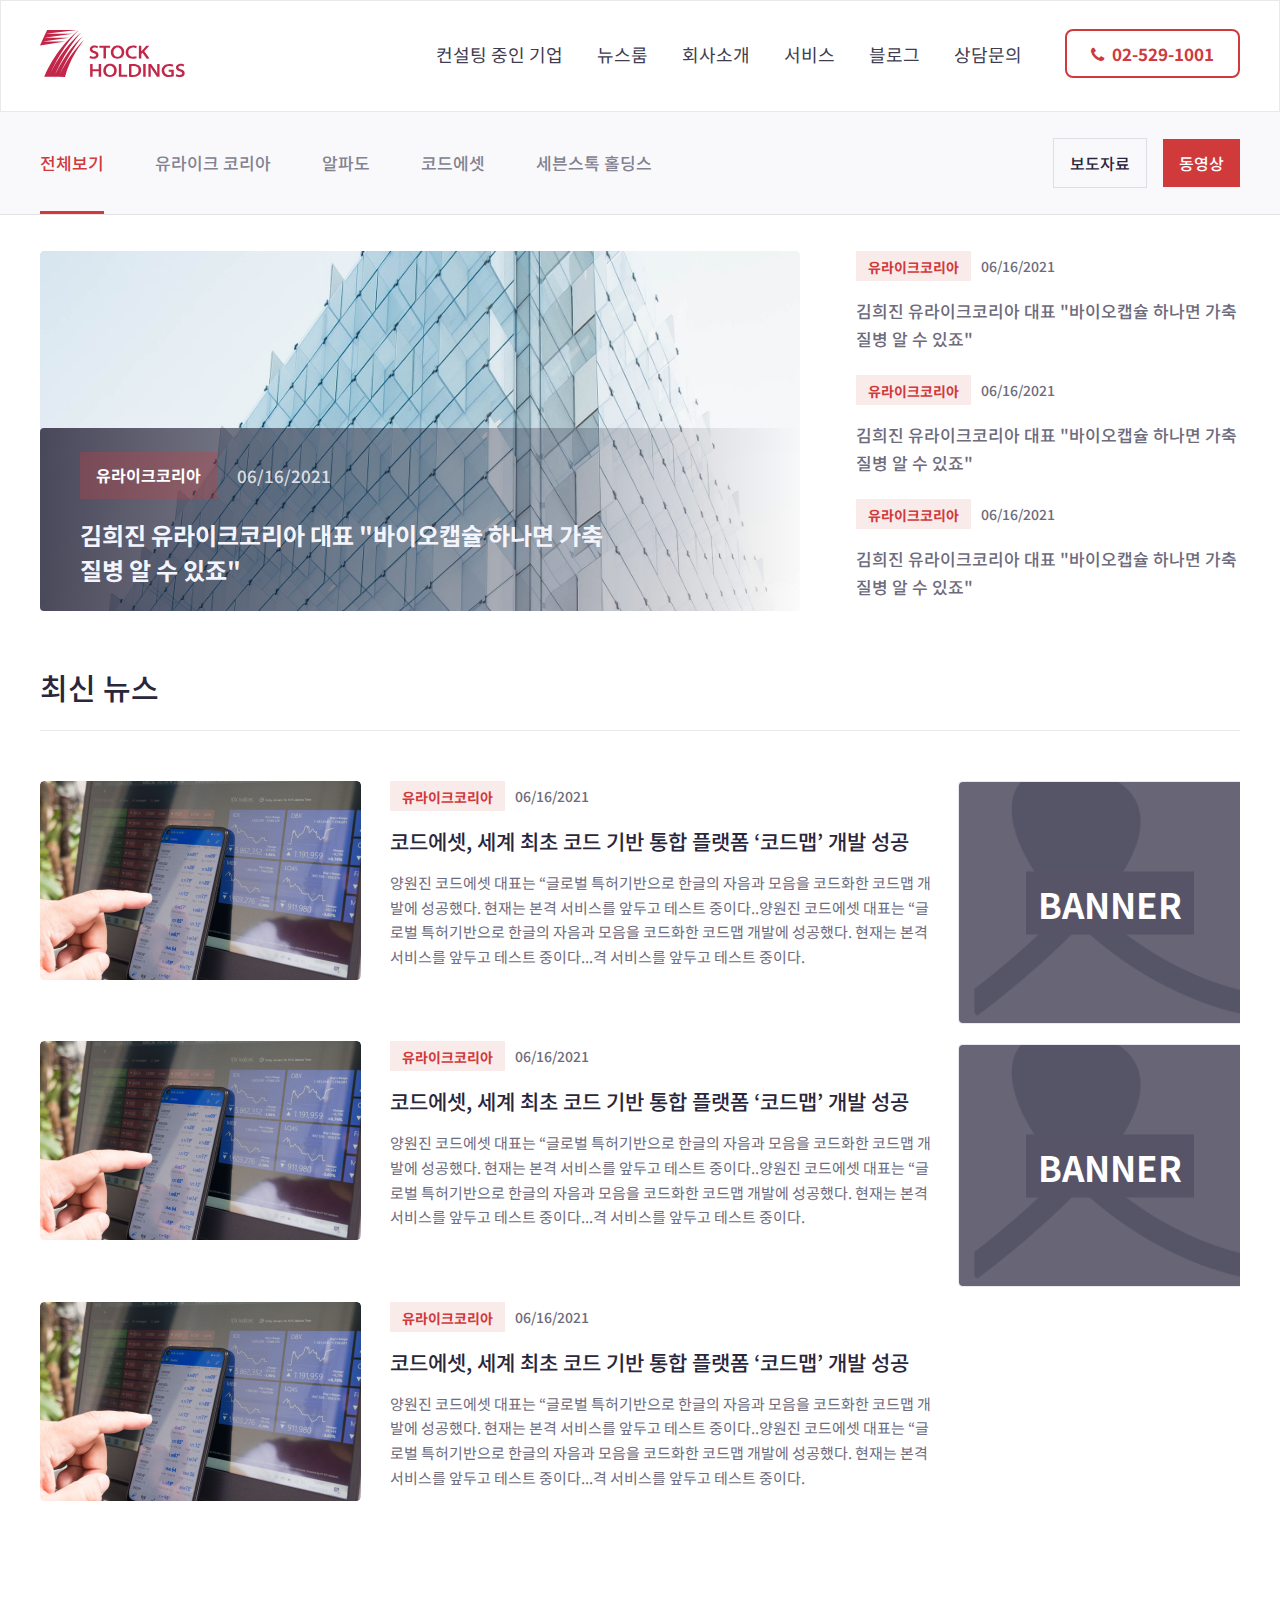
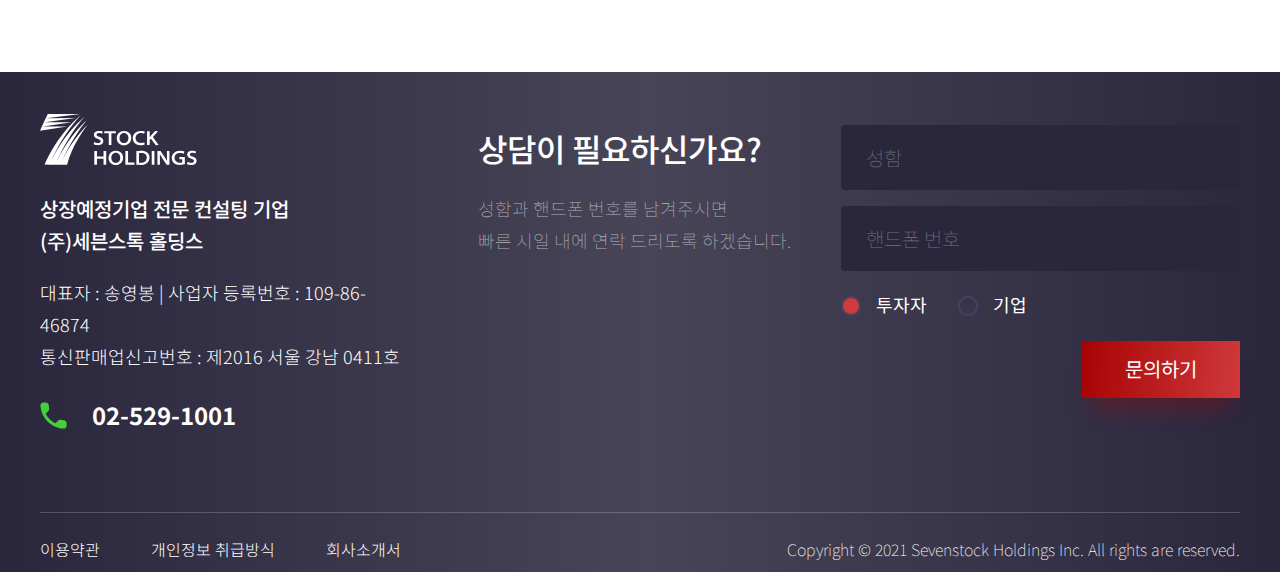
<file: news_room1.html>
<!DOCTYPE html>
<html lang="en">
  <head>
    <meta charset="UTF-8" />
    <meta name="viewport" content="width=device-width, initial-scale=1.0" />
    <meta http-equiv="X-UA-Compatible" content="ie=edge" />
    <title>News Room</title>
    <!-- Bootstrap  -->
    <!-- FavIcon-->
    <link rel="shortcut icon" href="./assets/favicon/favicon.png" type="image/x-icon">
    <script src="https://code.jquery.com/jquery-3.6.0.min.js" integrity="sha256-/xUj+3OJU5yExlq6GSYGSHk7tPXikynS7ogEvDej/m4=" crossorigin="anonymous"></script>

    <!--AOS css-->
    <link href="https://unpkg.com/aos@2.3.1/dist/aos.css" rel="stylesheet" />
    <!-- Bootstrap style-->
    <link
      rel="stylesheet"
      href="https://stackpath.bootstrapcdn.com/bootstrap/4.3.1/css/bootstrap.min.css"
      integrity="sha384-ggOyR0iXCbMQv3Xipma34MD+dH/1fQ784/j6cY/iJTQUOhcWr7x9JvoRxT2MZw1T"
      crossorigin="anonymous"
    />

    <!-- FontAwesome style-->
    <link
      rel="stylesheet"
      href="https://use.fontawesome.com/releases/v5.7.2/css/all.css"
      integrity="sha384-fnmOCqbTlWIlj8LyTjo7mOUStjsKC4pOpQbqyi7RrhN7udi9RwhKkMHpvLbHG9Sr"
      crossorigin="anonymous"
    />

    <link rel="stylesheet" href="./css/bootstrap.min.css">
    <link
      href="https://cdn.jsdelivr.net/npm/bootstrap@5.1.1/dist/css/bootstrap.min.css"
      rel="stylesheet"
      integrity="sha384-F3w7mX95PdgyTmZZMECAngseQB83DfGTowi0iMjiWaeVhAn4FJkqJByhZMI3AhiU"
      crossorigin="anonymous"
    />

    <link
      rel="stylesheet"
      href="https://cdnjs.cloudflare.com/ajax/libs/font-awesome/4.7.0/css/font-awesome.min.css"
    />
    <!-- font  -->

    <!-- Splide  -->
    <!-- <link rel="stylesheet" href="css/splide-column.min.css"> -->
    <!-- Splide  -->
   
    <!--AOS css-->
    <link href="https://unpkg.com/aos@2.3.1/dist/aos.css" rel="stylesheet" />
    <!--Animate css-->
    <link rel="stylesheet" href="css/animate.min.css" />
    <!-- Map  -->
    <link rel="stylesheet" href="./css/map.css" />
    <!-- Map  -->
    <!--Owl Carouse css-->
    <link rel="stylesheet" href="css/owl.carousel.min.css" />
    <link rel="stylesheet" href="css/owl.theme.default.min.css" />
    <!-- Custom Style-->
    <link rel="stylesheet" href="./css/checkbox.css" />
    <link rel="stylesheet" type="text/css" href="css/style.css" />
   
  </head>

  <body>
    <div class="wrapper">
    <section>
        <div class="news-header">
            <div class="n-container">
                <div class="header-top">
                      <nav class="navbar navbar-expand-lg navbar-light">
                        <a class="navbar-brand" href="./index.html"
                          ><img src="./assets/images/logo.svg" alt=""
                        /></a>
                        <button
                          class="navbar-toggler"
                          type="button"
                          data-toggle="collapse"
                          data-target="#navbarText"
                          aria-controls="navbarText"
                          aria-expanded="false"
                          aria-label="Toggle navigation"
                        >
                          <span class="navbar-toggler-icon"></span>
                        </button>
                        <div class="collapse navbar-collapse" id="navbarText">
                          <ul class="navbar-nav ml-auto">
                            <li class="nav-item">
                              <a class="nav-link" href="./consulting.html">컨설팅 중인 기업</a>
                            </li>
                            <li class="nav-item">
                              <a class="nav-link" href="./news_room1.html">뉴스룸</a>
                            </li>
                            <li class="nav-item">
                              <a class="nav-link" href="./aboutus.html">회사소개</a>
                            </li>
                            <li class="nav-item">
                              <a class="nav-link" href="./service.html">서비스</a>
                            </li>
                            <li class="nav-item">
                              <a class="nav-link" href="./blog.html">블로그</a>
                            </li>
                            <li class="nav-item">
                              <a class="nav-link" href="./contact-us.html">상담문의</a>
                            </li>
                          </ul>
                          <span class="navbar-text">
                            <a href="tel:832 939 8280"
                              ><i class="fa fa-phone" aria-hidden="true"></i>&nbsp;
                              02-529-1001</a
                            >
                          </span>
                        </div>
                      </nav>
                </div>
            </div>
        </div>

        <!-- Mobile mune for news  -->
          <div class="news-mobile-wrapper">
            <div class="mobile-header-menu" id="mobile-header">
                <div class="left">
                  <a href="./index.html"><img src="./assets/images/mobilelogo.svg" alt=""></a>
                </div>
                <div class="right">
                  <div class="myicon">
                    <i class="fa fa-ellipsis-h menu-dots news-menu-dots" id="menu-dots" aria-hidden="true"></i>
                   <span class="cross news-cross"> &times; </span>
                  </div>
                </div>
            </div>
            <div class="mymobile-menu">
              <ul>
                <li><a href="./consulting.html">컨설팅 중인 기업</a></li>
                <li><a href="./news_room1.html">뉴스룸</a></li>
                <li><a href="./aboutus.html">회사소개</a></li>
                <li><a href="./service.html">서비스</a></li>
                <li><a href="./blog.html">블로그</a></li>
                <li><a href="./contact-us.html">상담문의</a></li>
              </ul>
              <div class="mphone">
                <a class="mobile-phone" href="tel:832 939 8280"
                ><i class="fa fa-phone" aria-hidden="true"></i>&nbsp;
                02-529-1001</a
              >
              </div>
            
            </div>
          </div>
        <!-- Mobile mune for news  -->

         <!-- News Header  -->
         <div class="news-header-bottom">
            <div class="n-container">
             
                <div class="news-header-inner">
                    <div class="left">
                        <div class="left-menu">
                            <ul>
                                <li ><a href="#" class="myactive">전체보기</a></li>
                                <li><a href="#">유라이크 코리아</a></li>
                                <li><a href="#">알파도</a></li>
                                <li><a href="#">코드에셋</a></li>
                                <li><a href="#">세븐스톡 홀딩스</a></li>
                            </ul>
                        </div>
                    </div>
                    <div class="right">
                        <div class="right-menu">
                            <ul>
                                <li><a class="left" href="./news_room1.html">보도자료</a></li>
                                <li><a class="right" href="./video.html">동영상</a></li>
                            </ul>
                        </div>
                    </div>
                </div>

                <!-- Mobile Accordion  -->
                <div class="mobile-accordion">
                  <div class="top acc-top">
                    <div class="left"><p>전체보기</p></div>
                    <div class="right"><img src="./assets/images/accordion.png" class="acc-icon" alt=""></div>
                  </div>
                 
                </div>
                <!-- Mobile Accordion  -->
            </div>
           
        </div>
        <!-- News Header  -->

        <!-- Accordion List  -->
        <div class="accrdion-list">
          <ul>
            <li><a href="#">전체보기</a></li>
            <li><a href="#">유라이크 코리아</a></li>
            <li><a href="#">알파도</a></li>
            <li><a href="#">코드에셋</a></li>
            <li><a href="#">세븐스톡 홀딩스</a></li>
            <li class="bottom-last"><a href="#">보도자료</a></li>
            <li class="last"><a href="#">보도자료</a></li>
          </ul>
        </div>
        <!-- Accordion List  -->


    </section>

    <section>
        <!-- Second Section  -->
        <div class="second-news-section">
            <div class="n-container">
                <div class="row">
                    <div class="col-md-8">
                        <div class="left-inner">
                            <div class="bottom-section">
                               <div class="news-category-box">
                                   <div class="left">
                                       <p>유라이크코리아</p>
                                   </div>
                                   <div class="right">
                                       <p>06/16/2021</p>
                                   </div>
                               </div> 
                               <p>김희진 유라이크코리아 대표 "바이오캡슐 하나면 가축<br/>질병 알 수 있죠"</p>
                            </div>
                        </div>
                    </div>
                    <div class="col-md-4">
                        <div class="right-inner">
                            <div class="news-category-box">
                                <div class="left">
                                    <p>유라이크코리아</p>
                                </div>
                                <div class="right">
                                    <p>06/16/2021</p>
                                </div>
                            </div> 
                            <a href="./news_room2.html">김희진 유라이크코리아 대표 "바이오캡슐 하나면 가축<br/>질병 알 수 있죠"</a>
                        </div>
                        <div class="right-inner">
                            <div class="news-category-box">
                                <div class="left">
                                    <p>유라이크코리아</p>
                                </div>
                                <div class="right">
                                    <p>06/16/2021</p>
                                </div>
                            </div> 
                            <a href="./news_room2.html">김희진 유라이크코리아 대표 "바이오캡슐 하나면 가축<br/>질병 알 수 있죠"</a>
                        </div>
                        <div class="right-inner">
                            <div class="news-category-box">
                                <div class="left">
                                    <p>유라이크코리아</p>
                                </div>
                                <div class="right">
                                    <p>06/16/2021</p>
                                </div>
                            </div> 
                            <a href="./news_room2.html">김희진 유라이크코리아 대표 "바이오캡슐 하나면 가축<br/>질병 알 수 있죠"</a>
                        </div>
                    </div>
                </div>
            </div>
        </div>
        <!-- Second Section  -->
    </section>


    <!-- Latest News Section  -->
    <section>
        <div class="latest-news-section">
            <div class="n-container">
                <div class="latest-news-inner">
                    <h2>최신 뉴스</h2>
                    <div class="row latest-inner">
                        <div class="col-md-9">
                            <!-- Post Box  -->
                                <div class="left-inner-section Post-box">
                                    <div class="left-section">
                                        <a href="#">
                                            <div class="overflow">
                                                <img src="./assets/images/phone.png" alt="">
                                            </div>
                                        </a>
                                         
                                    </div>
                                    <div class="right-section">
                                        <div class="right-inner">
                                            <div class="news-category-box">
                                                <div class="left">
                                                    <p>유라이크코리아</p>
                                                </div>
                                                <div class="right">
                                                    <p>06/16/2021</p>
                                                </div>
                                            </div> 
                                            <a href="#">코드에셋, 세계 최초 코드 기반 통합 플랫폼 ‘코드맵’ 개발 성공</a>
                                            <p>양원진 코드에셋 대표는 “글로벌 특허기반으로 한글의 자음과 모음을 코드화한 코드맵 개발에 성공했다. 현재는 본격 서비스를 앞두고 테스트 중이다..양원진 코드에셋 대표는 “글로벌 특허기반으로 한글의 자음과 모음을 코드화한 코드맵 개발에 성공했다. 현재는 본격 서비스를 앞두고 테스트 중이다...격 서비스를 앞두고 테스트 중이다.</p>
                                        </div>
                                    </div>
                                </div>
                            <!-- Post Box  -->
                             <!-- Post Box  -->
                             <div class="left-inner-section Post-box">
                                <div class="left-section">
                                    <a href="#">
                                        <div class="overflow">
                                            <img src="./assets/images/phone.png" alt="">
                                        </div>
                                    </a>
                                     
                                </div>
                                <div class="right-section">
                                    <div class="right-inner">
                                        <div class="news-category-box">
                                            <div class="left">
                                                <p>유라이크코리아</p>
                                            </div>
                                            <div class="right">
                                                <p>06/16/2021</p>
                                            </div>
                                        </div> 
                                        <a href="#">코드에셋, 세계 최초 코드 기반 통합 플랫폼 ‘코드맵’ 개발 성공</a>
                                        <p>양원진 코드에셋 대표는 “글로벌 특허기반으로 한글의 자음과 모음을 코드화한 코드맵 개발에 성공했다. 현재는 본격 서비스를 앞두고 테스트 중이다..양원진 코드에셋 대표는 “글로벌 특허기반으로 한글의 자음과 모음을 코드화한 코드맵 개발에 성공했다. 현재는 본격 서비스를 앞두고 테스트 중이다...격 서비스를 앞두고 테스트 중이다.</p>
                                    </div>
                                </div>
                            </div>
                        <!-- Post Box  -->
                         <!-- Post Box  -->
                         <div class="left-inner-section Post-box">
                            <div class="left-section">
                                <a href="#">
                                    <div class="overflow">
                                        <img src="./assets/images/phone.png" alt="">
                                    </div>
                                </a>
                                 
                            </div>
                            <div class="right-section">
                                <div class="right-inner">
                                    <div class="news-category-box">
                                        <div class="left">
                                            <p>유라이크코리아</p>
                                        </div>
                                        <div class="right">
                                            <p>06/16/2021</p>
                                        </div>
                                    </div> 
                                    <a href="#">코드에셋, 세계 최초 코드 기반 통합 플랫폼 ‘코드맵’ 개발 성공</a>
                                    <p>양원진 코드에셋 대표는 “글로벌 특허기반으로 한글의 자음과 모음을 코드화한 코드맵 개발에 성공했다. 현재는 본격 서비스를 앞두고 테스트 중이다..양원진 코드에셋 대표는 “글로벌 특허기반으로 한글의 자음과 모음을 코드화한 코드맵 개발에 성공했다. 현재는 본격 서비스를 앞두고 테스트 중이다...격 서비스를 앞두고 테스트 중이다.</p>
                                </div>
                            </div>
                        </div>
                    <!-- Post Box  -->
                        </div>
                        <div class="col-md-3">
                            <div class="banner-section banner">
                                <h4>Banner</h4>
                            </div>
                            <div class="banner-section banner">
                                <h4>Banner</h4>
                            </div>
                        </div>
                    </div>
                </div>
            </div>
        </div>
    </section>
    <!-- Latest News Section  -->



















      <!-- Footer  -->
      <footer>
        <div class="myfooter">
          <div class="mycontainer">
            <div class="footer-inner">
              <div class="left-section">
                <div class="logo">
                  <a href="./index.html"
                    ><img src="./assets/images/logo-white.svg" alt=""
                  /></a>
                </div>
                <p class="top">
                  상장예정기업 전문 컨설팅 기업<br />
                  (주)세븐스톡 홀딩스
                </p>
                <p class="bottom">
                  대표자 : 송영봉 | 사업자 등록번호 : 109-86-46874<br />통신판매업신고번호
                  : 제2016 서울 강남 0411호
                </p>
                <span
                  ><img src="./assets/images/phonefooter.svg" alt="" />&nbsp;
                  02-529-1001</span
                >
              </div>
              <div class="right-section">
                <div class="left">
                  <h2>상담이 필요하신가요?</h2>
                  <p>
                    성함과 핸드폰 번호를 남겨주시면<br />
                    빠른 시일 내에 연락 드리도록 하겠습니다.
                  </p>
                </div>
                <div class="right">
                  <form action="" method="POST">
                    <input
                      class="form-control"
                      type="text"
                      placeholder="성함"
                    />
                    <input
                      class="form-control"
                      type="text"
                      placeholder="핸드폰 번호"
                    />
                    <div class="form-box">
                      <label>
                        <input type="radio" name="kk" checked />
                        <div class="circle"></div>
                        <span>투자자</span>
                      </label>
                      <label class="right-radio">
                        <input type="radio" name="kk" />
                        <div class="circle"></div>
                        <span>기업</span>
                      </label>
                    </div>
                    <div class="submit-wrapper">
                      <button type="submit" class="submit-btn">문의하기</button>
                    </div>
                  </form>
                  <!-- 투자자 -->
                  <!-- 기업 -->
                </div>
              </div>
            </div>
            <div class="footer-bottom copyright-border">
              <div class="left">
                <ul>
                  <li><a href="#" class="white-16-100">이용약관</a></li>
                  <li>
                    <a href="#" class="white-16-100">개인정보 취급방식</a>
                  </li>
                  <li><a href="#" class="white-16-100">회사소개서</a></li>
                </ul>
              </div>

              <div class="right">
                <p class="white-16-100">
                  Copyright © 2021 Sevenstock Holdings Inc. All rights are
                  reserved.
                </p>
              </div>
            </div>
          </div>
        </div>
      </footer>
      <!-- Footer  -->
  

   
  
 
    

    </div>

    <!-- Jquery Js-->
    <script src="https://code.jquery.com/jquery-3.6.0.min.js" integrity="sha256-/xUj+3OJU5yExlq6GSYGSHk7tPXikynS7ogEvDej/m4=" crossorigin="anonymous"></script>
    <!-- Bootstrap Js-->
    <script
      src="https://cdnjs.cloudflare.com/ajax/libs/popper.js/1.12.9/umd/popper.min.js"
      integrity="sha384-ApNbgh9B+Y1QKtv3Rn7W3mgPxhU9K/ScQsAP7hUibX39j7fakFPskvXusvfa0b4Q"
      crossorigin="anonymous"
    ></script>
    <!-- Splide   -->
    <!-- <script src="https://cdn.jsdelivr.net/npm/@splidejs/splide@latest/dist/js/splide.min.js"></script> -->
    <!-- Splide   -->
    <!-- counter up  -->
    <script src="./js/jquery.counterup.min.js"></script>
    <script src="./js/jquery.waypoints.min.js"></script>
    <!-- counter up  -->
    <!-- <script
      src="https://maxcdn.bootstrapcdn.com/bootstrap/4.0.0/js/bootstrap.min.js"
      integrity="sha384-JZR6Spejh4U02d8jOt6vLEHfe/JQGiRRSQQxSfFWpi1MquVdAyjUar5+76PVCmYl"
      crossorigin="anonymous"
    ></script> -->
    <script
      src="https://cdn.jsdelivr.net/npm/bootstrap@5.1.1/dist/js/bootstrap.bundle.min.js"
      integrity="sha384-/bQdsTh/da6pkI1MST/rWKFNjaCP5gBSY4sEBT38Q/9RBh9AH40zEOg7Hlq2THRZ"
      crossorigin="anonymous"
    ></script>

    <script src="./js/bootstrap.min.js"></script>
    <!-- Popper JS -->
    <!-- <script src="https://cdnjs.cloudflare.com/ajax/libs/popper.js/1.14.3/umd/popper.min.js"></script> -->
    <!--AOS Js-->
    <script src="https://unpkg.com/aos@2.3.1/dist/aos.js"></script>
    <!--Owl Carouse js-->
    <script src="js/owl.carousel.min.js"></script>
    <!-- Custom Js-->
    <script src="js/custom.js"></script>
  </body>
</html>
</file>
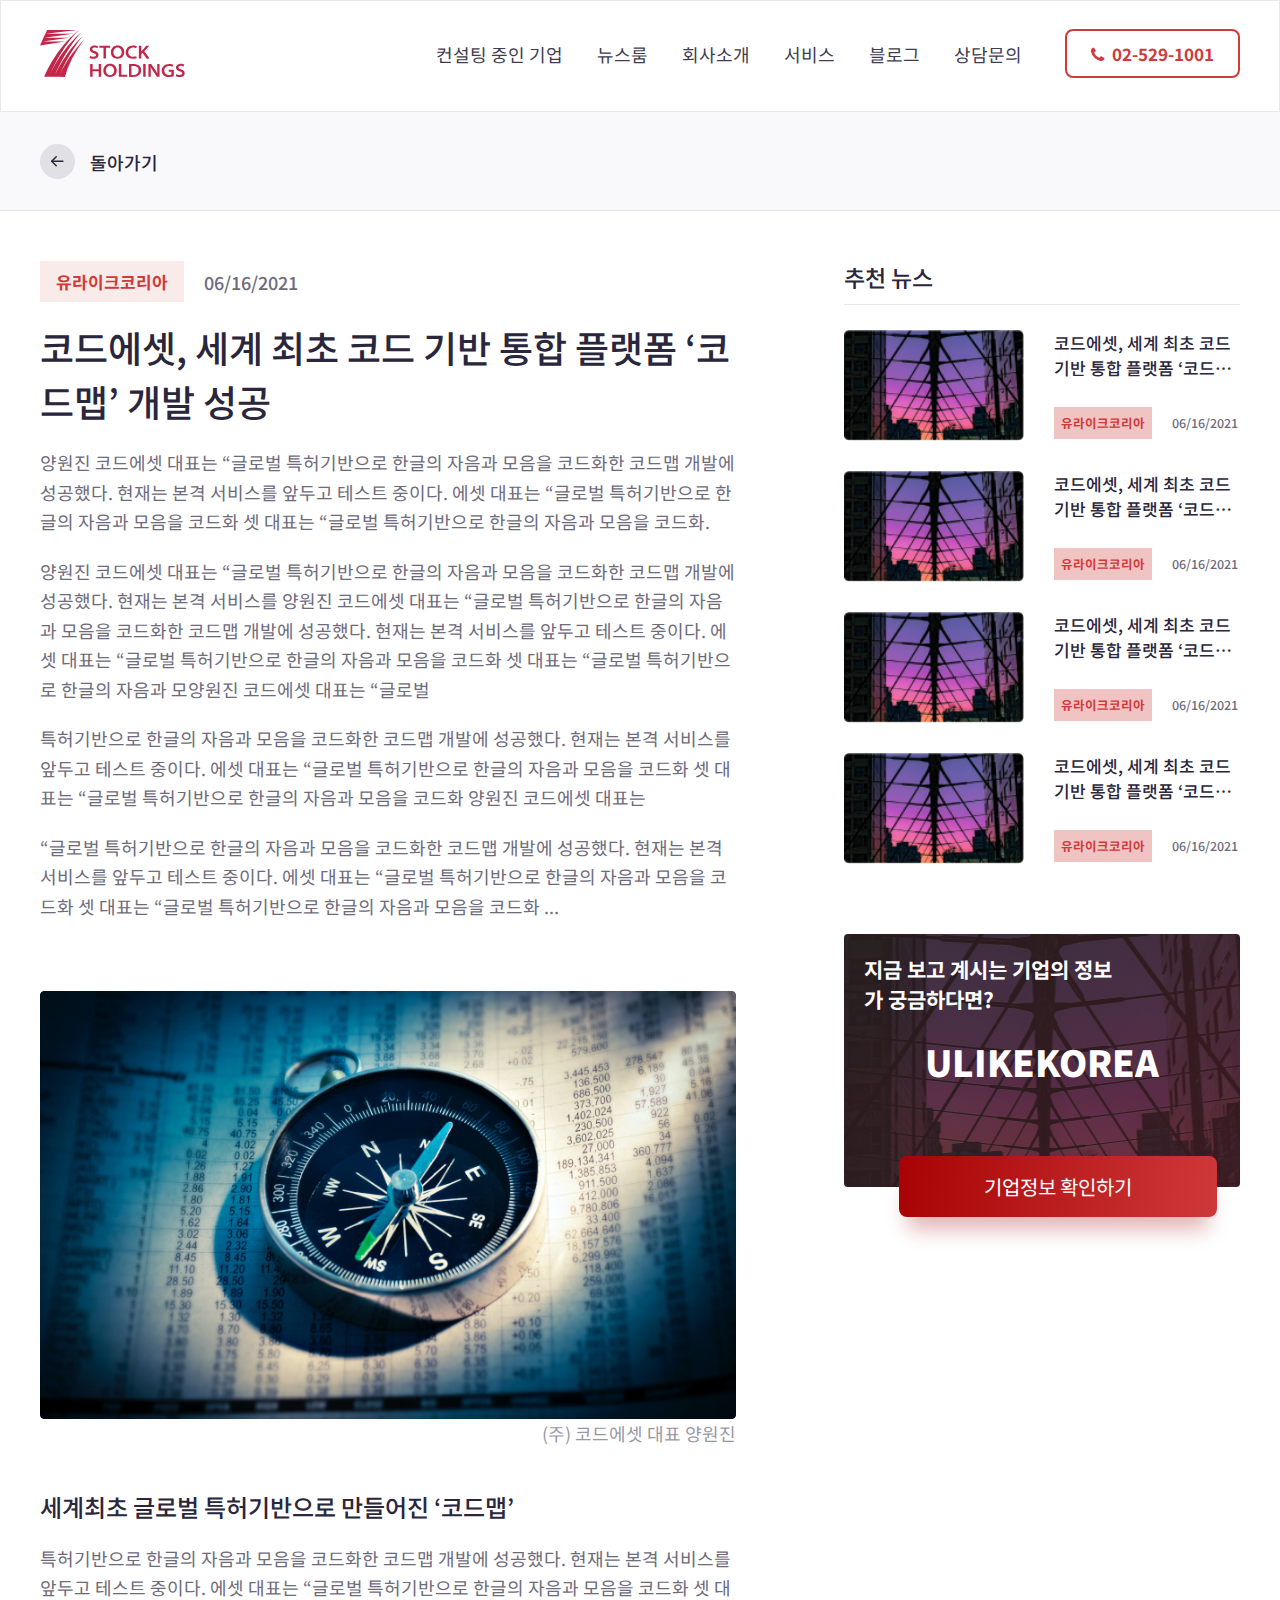
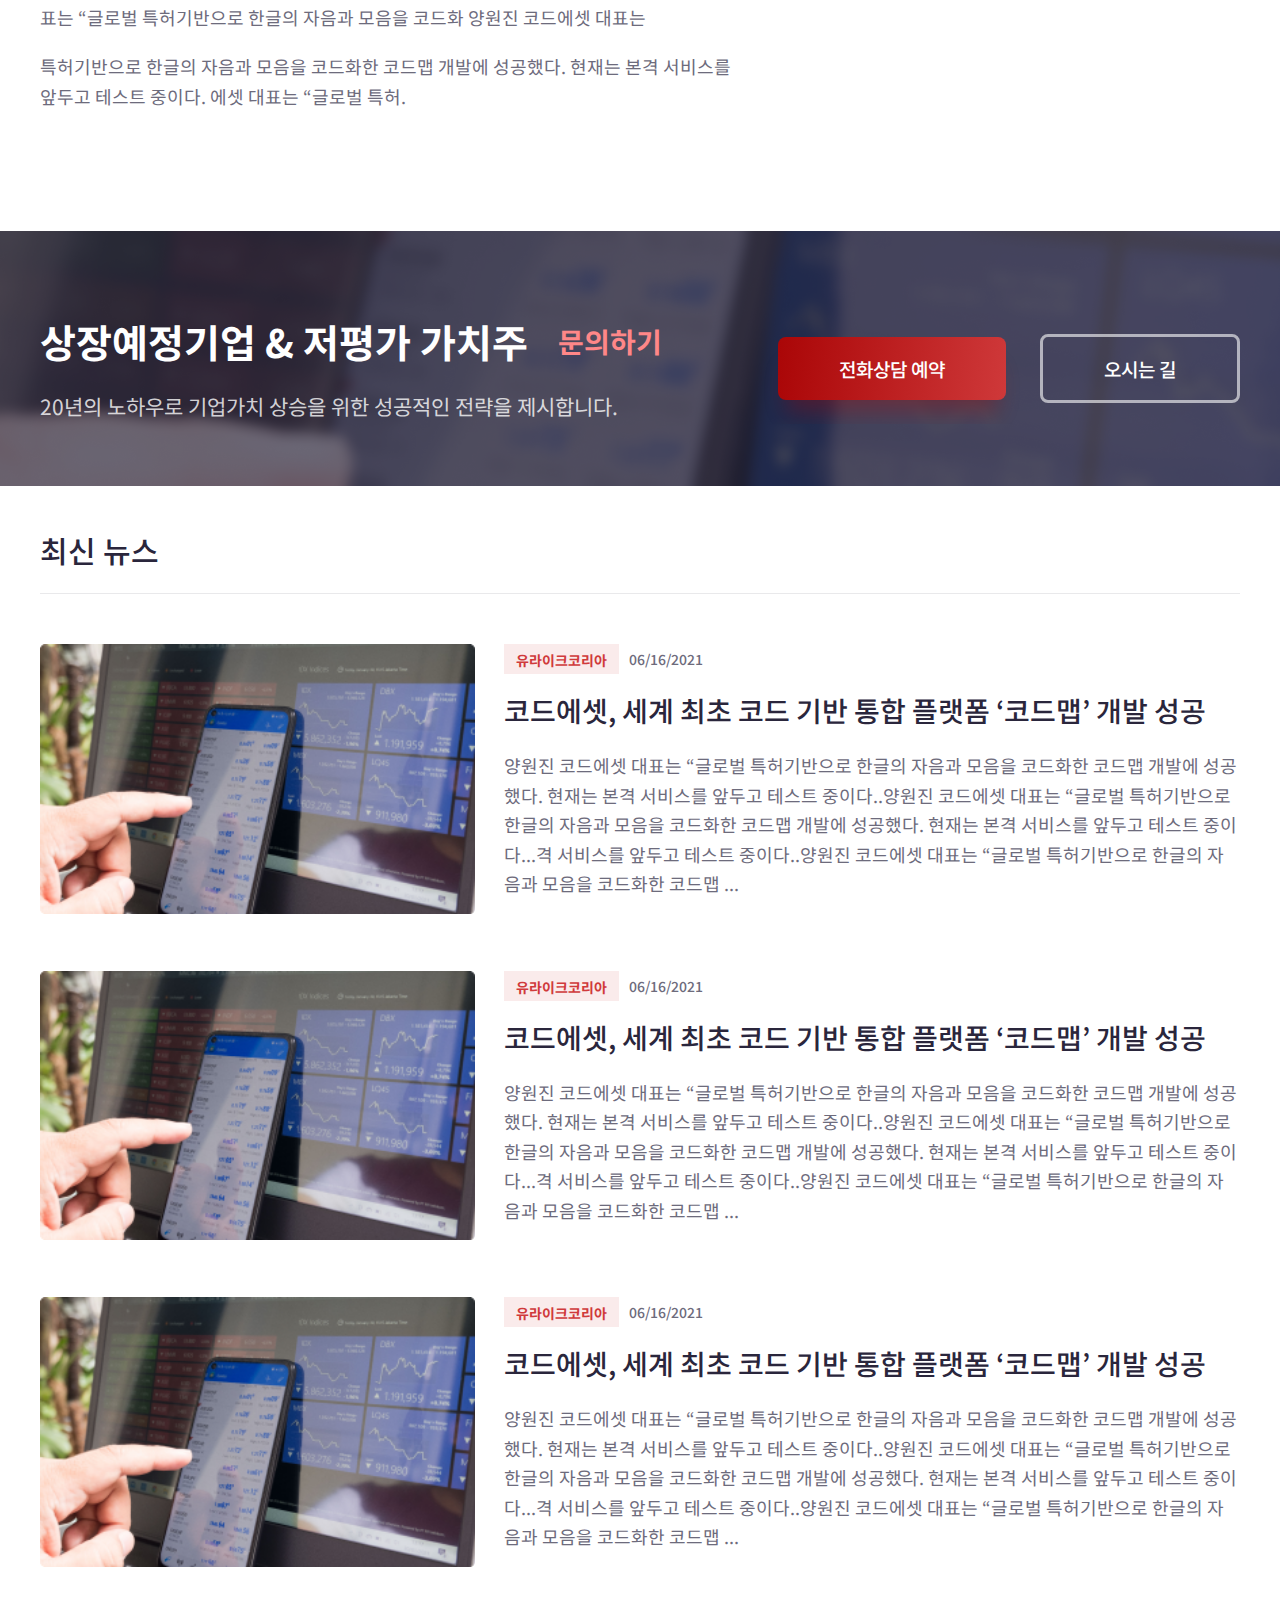
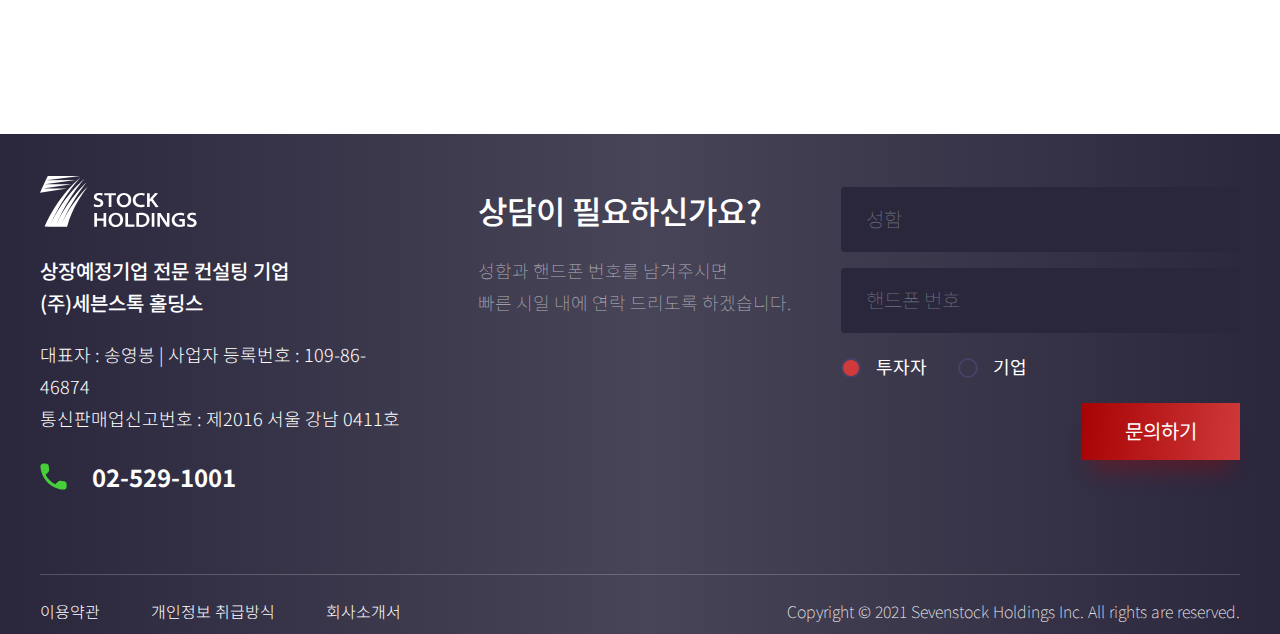
<file: news_room2.html>
<!DOCTYPE html>
<html lang="en">
  <head>
    <meta charset="UTF-8" />
    <meta name="viewport" content="width=device-width, initial-scale=1.0" />
    <meta http-equiv="X-UA-Compatible" content="ie=edge" />
    <title>Latest News</title>
    <!-- Bootstrap  -->
    <!-- FavIcon-->
    <link rel="shortcut icon" href="./assets/favicon/favicon.png" type="image/x-icon">
    <script src="https://code.jquery.com/jquery-3.6.0.min.js" integrity="sha256-/xUj+3OJU5yExlq6GSYGSHk7tPXikynS7ogEvDej/m4=" crossorigin="anonymous"></script>

    <!--AOS css-->
    <link href="https://unpkg.com/aos@2.3.1/dist/aos.css" rel="stylesheet" />
    <!-- Bootstrap style-->
    <link
      rel="stylesheet"
      href="https://stackpath.bootstrapcdn.com/bootstrap/4.3.1/css/bootstrap.min.css"
      integrity="sha384-ggOyR0iXCbMQv3Xipma34MD+dH/1fQ784/j6cY/iJTQUOhcWr7x9JvoRxT2MZw1T"
      crossorigin="anonymous"
    />

    <!-- FontAwesome style-->
    <link
      rel="stylesheet"
      href="https://use.fontawesome.com/releases/v5.7.2/css/all.css"
      integrity="sha384-fnmOCqbTlWIlj8LyTjo7mOUStjsKC4pOpQbqyi7RrhN7udi9RwhKkMHpvLbHG9Sr"
      crossorigin="anonymous"
    />

    <link rel="stylesheet" href="./css/bootstrap.min.css">
    <link
      href="https://cdn.jsdelivr.net/npm/bootstrap@5.1.1/dist/css/bootstrap.min.css"
      rel="stylesheet"
      integrity="sha384-F3w7mX95PdgyTmZZMECAngseQB83DfGTowi0iMjiWaeVhAn4FJkqJByhZMI3AhiU"
      crossorigin="anonymous"
    />

    <link
      rel="stylesheet"
      href="https://cdnjs.cloudflare.com/ajax/libs/font-awesome/4.7.0/css/font-awesome.min.css"
    />
    <!-- font  -->

    <!-- Splide  -->
    <!-- <link rel="stylesheet" href="css/splide-column.min.css"> -->
    <!-- Splide  -->
   
    <!--AOS css-->
    <link href="https://unpkg.com/aos@2.3.1/dist/aos.css" rel="stylesheet" />
    <!--Animate css-->
    <link rel="stylesheet" href="css/animate.min.css" />
    <!-- Map  -->
    <link rel="stylesheet" href="./css/map.css" />
    <!-- Map  -->
    <!--Owl Carouse css-->
    <link rel="stylesheet" href="css/owl.carousel.min.css" />
    <link rel="stylesheet" href="css/owl.theme.default.min.css" />
    <!-- Custom Style-->
    <link rel="stylesheet" href="./css/checkbox.css" />
    <link rel="stylesheet" type="text/css" href="css/style.css" />
   
  </head>

  <body>
    <div class="wrapper">
    <section>
        <div class="news-header">
            <div class="n-container">
                <div class="header-top">
                      <nav class="navbar navbar-expand-lg navbar-light">
                        <a class="navbar-brand" href="./index.html"
                          ><img src="./assets/images/logo.svg" alt=""
                        /></a>
                        <button
                          class="navbar-toggler"
                          type="button"
                          data-toggle="collapse"
                          data-target="#navbarText"
                          aria-controls="navbarText"
                          aria-expanded="false"
                          aria-label="Toggle navigation"
                        >
                          <span class="navbar-toggler-icon"></span>
                        </button>
                        <div class="collapse navbar-collapse" id="navbarText">
                          <ul class="navbar-nav ml-auto">
                            <li class="nav-item">
                              <a class="nav-link" href="./consulting.html">컨설팅 중인 기업</a>
                            </li>
                            <li class="nav-item">
                              <a class="nav-link" href="./news_room1.html">뉴스룸</a>
                            </li>
                            <li class="nav-item">
                              <a class="nav-link" href="./aboutus.html">회사소개</a>
                            </li>
                            <li class="nav-item">
                              <a class="nav-link" href="./service.html">서비스</a>
                            </li>
                            <li class="nav-item">
                              <a class="nav-link" href="./blog.html">블로그</a>
                            </li>
                            <li class="nav-item">
                              <a class="nav-link" href="./contact-us.html">상담문의</a>
                            </li>
                          </ul>
                          <span class="navbar-text">
                            <a href="tel:832 939 8280"
                              ><i class="fa fa-phone" aria-hidden="true"></i>&nbsp;
                              02-529-1001</a
                            >
                          </span>
                        </div>
                      </nav>
                </div>
            </div>
        </div>

        <!-- Mobile mune for news  -->
          <div class="news-mobile-wrapper">
            <div class="mobile-header-menu" id="mobile-header">
                <div class="left">
                  <a href="./index.html"><img src="./assets/images/mobilelogo.svg" alt=""></a>
                </div>
                <div class="right">
                  <div class="myicon">
                    <i class="fa fa-ellipsis-h menu-dots news-menu-dots" id="menu-dots" aria-hidden="true"></i>
                   <span class="cross news-cross"> &times; </span>
                  </div>
                </div>
            </div>
            <div class="mymobile-menu">
              <ul>
                <li><a href="./consulting.html">컨설팅 중인 기업</a></li>
                <li><a href="./news_room1.html">뉴스룸</a></li>
                <li><a href="./aboutus.html">회사소개</a></li>
                <li><a href="./service.html">서비스</a></li>
                <li><a href="./blog.html">블로그</a></li>
                <li><a href="./contact-us.html">상담문의</a></li>
              </ul>
              <div class="mphone">
                <a class="mobile-phone" href="tel:832 939 8280"
                ><i class="fa fa-phone" aria-hidden="true"></i>&nbsp;
                02-529-1001</a
              >
              </div>
            
            </div>
          </div>
        <!-- Mobile mune for news  -->

         <!-- News Header  -->
         <div class="single-news-header-bottom">
            <div class="n-container">
             
                <div class="single-news-header-inner">
                    <div class="left">
                        <div class="left-menu">
                           <div class="back">
                             <div class="left"><a href="javascript: history.back(-1)"><img src="./assets/images/backicon.svg" class="single-back" alt=""></a></div>
                             <div class="right"><p>돌아가기</p></div>
                           </div>
                        </div>
                    </div>
                    <div class="right">
                       
                    </div>
                </div>

               
            </div>
           
        </div>
        <!-- News Header  -->
    </section>


    <!-- Single Section  -->
    <section>
      <div class="mysingle-wrapper">
        <div class="n-container">
          <div class="single-inner">
            <div class="left mobilesingle">
              <!-- Date and Author  -->
              <div class="news-category-box">
                <div class="left">
                    <p>유라이크코리아</p>
                </div>
                <div class="right topdate">
                    <p>06/16/2021</p>
                </div>
            </div>
              <!-- Date and Author  -->
              <!-- Title  -->
              <div class="single-title">
                <h3>코드에셋, 세계 최초 코드 기반 통합 플랫폼 ‘코드맵’ 개발 성공</h3>
              </div>
              <!-- Title  -->

              <!-- Para  -->
              <p>양원진 코드에셋 대표는 “글로벌 특허기반으로 한글의 자음과 모음을 코드화한 코드맵 개발에 성공했다. 현재는 본격 서비스를 앞두고 테스트 중이다. 에셋 대표는 “글로벌 특허기반으로 한글의 자음과 모음을 코드화 셋 대표는 “글로벌 특허기반으로 한글의 자음과 모음을 코드화.
              </p>
              <p>
                양원진 코드에셋 대표는 “글로벌 특허기반으로 한글의 자음과 모음을 코드화한 코드맵 개발에 성공했다. 현재는 본격 서비스를 양원진 코드에셋 대표는 “글로벌 특허기반으로 한글의 자음과 모음을 코드화한 코드맵 개발에 성공했다. 현재는 본격 서비스를 앞두고 테스트 중이다. 에셋 대표는 “글로벌 특허기반으로 한글의 자음과 모음을 코드화 셋 대표는 “글로벌 특허기반으로 한글의 자음과 모양원진 코드에셋 대표는 “글로벌</p>
                <p>특허기반으로 한글의 자음과 모음을 코드화한 코드맵 개발에 성공했다. 현재는 본격 서비스를 앞두고 테스트 중이다. 에셋 대표는 “글로벌 특허기반으로 한글의 자음과 모음을 코드화 셋 대표는 “글로벌 특허기반으로 한글의 자음과 모음을 코드화 양원진 코드에셋 대표는</p>
                <p> “글로벌 특허기반으로 한글의 자음과 모음을 코드화한 코드맵 개발에 성공했다. 현재는 본격 서비스를 앞두고 테스트 중이다. 에셋 대표는 “글로벌 특허기반으로 한글의 자음과 모음을 코드화 셋 대표는 “글로벌 특허기반으로 한글의 자음과 모음을 코드화 ...</p>
              <!-- Para  -->

              <!-- Image  -->
              <div class="single-image">
                <img src="./assets/images/compass.png" alt="">
                <p class="mytooltip">(주) 코드에셋 대표 양원진</p>
              </div>
              <!-- Image  -->
              <!-- Bottom Title  -->
              <div class="bottom-title">
                <h4>세계최초 글로벌 특허기반으로 만들어진 ‘코드맵’</h4>
              </div>
              <!-- Bottom Title  -->

              <!-- Bottom Para  -->
              <div class="bottom-para">
                <p>특허기반으로 한글의 자음과 모음을 코드화한 코드맵 개발에 성공했다. 현재는 본격 서비스를 앞두고 테스트 중이다. 에셋 대표는 “글로벌 특허기반으로 한글의 자음과 모음을 코드화 셋 대표는 “글로벌 특허기반으로 한글의 자음과 모음을 코드화 양원진 코드에셋 대표는</p>
                <p>
                  특허기반으로 한글의 자음과 모음을 코드화한 코드맵 개발에 성공했다. 현재는 본격 서비스를 앞두고 테스트 중이다. 에셋 대표는 “글로벌 특허.</p>
              </div>
              <!-- Bottom Para  -->
            </div>

            <!-- Mobile Single  -->
            <div class="mobile-single">
              <img src="./assets/images/compass.png" alt="">
              <h3>세계최초 글로벌 특허기반으로 만들어진 ‘코드맵’</h3>
                <!-- Date and Author  -->
                <div class="news-category-box">
                  <div class="left">
                      <p>유라이크코리아</p>
                  </div>
                  <div class="right topdate">
                      <p>06/16/2021</p>
                  </div>
              </div>
                <!-- Date and Author  -->
                <!-- para  -->
                <div class="para">
                  <p>특허기반으로 한글의 자음과 모음을 코드화한 코드맵 개발에 성공했다. 현재는 본격 서비스를 앞두고 테스트 중이다. 에셋 대표는 “글로벌 특허기반으로 한글의 자음과 모음을 코드화 셋 대표는 “글로벌 특허기반으로 한글의 자음과 모음을 코드화 양원진 코드에셋 대표는</p>
                  <p>특허기반으로 한글의 자음과 모음을 코드화한 코드맵 개발에 성공했다. 현재는 본격 서비스를 앞두고 테스트 중이다. 에셋 대표는 “글로벌 특허.</p>
                </div>
                <!-- para  -->
            </div>
            <!-- Mobile Single  -->

            <div class="right recent">
              <!-- Featured Section  -->
              <h5>추천 뉴스</h5>
              <!-- Featured Box  -->
              <div class="featured-section-inner">
                <div class="left">
                  <a href="#"><img src="./assets/images/beautiful-sky.png" alt=""></a>
                </div>
                <div class="right feat-right">
                  <a href="#">코드에셋, 세계 최초 코드 기반 통합 플랫폼 ‘코드맵’ 개발 성공..</a>
                  <div class="news-category-box">
                    <div class="left">
                        <p>유라이크코리아</p>
                    </div>
                    <div class="right">
                        <p>06/16/2021</p>
                    </div>
                </div>
                </div>
              </div>
              <!-- Featured Box  -->
              <!-- Featured Box  -->
              <div class="featured-section-inner">
                <div class="left">
                  <a href="#"><img src="./assets/images/beautiful-sky.png" alt=""></a>
                </div>
                <div class="right feat-right">
                  <a href="#">코드에셋, 세계 최초 코드 기반 통합 플랫폼 ‘코드맵’ 개발 성공..</a>
                  <div class="news-category-box">
                    <div class="left">
                        <p>유라이크코리아</p>
                    </div>
                    <div class="right">
                        <p>06/16/2021</p>
                    </div>
                </div>
                </div>
              </div>
              <!-- Featured Box  -->
              <!-- Featured Box  -->
              <div class="featured-section-inner">
                <div class="left">
                  <a href="#"><img src="./assets/images/beautiful-sky.png" alt=""></a>
                </div>
                <div class="right feat-right">
                  <a href="#">코드에셋, 세계 최초 코드 기반 통합 플랫폼 ‘코드맵’ 개발 성공..</a>
                  <div class="news-category-box">
                    <div class="left">
                        <p>유라이크코리아</p>
                    </div>
                    <div class="right feat-right">
                        <p>06/16/2021</p>
                    </div>
                </div>
                </div>
              </div>
              <!-- Featured Box  -->
              <!-- Featured Box  -->
              <div class="featured-section-inner">
                <div class="left">
                  <a href="#"><img src="./assets/images/beautiful-sky.png" alt=""></a>
                </div>
                <div class="right feat-right">
                  <a href="#">코드에셋, 세계 최초 코드 기반 통합 플랫폼 ‘코드맵’ 개발 성공..</a>
                  <div class="news-category-box">
                    <div class="left">
                        <p>유라이크코리아</p>
                    </div>
                    <div class="right ">
                        <p>06/16/2021</p>
                    </div>
                </div>
                </div>
              </div>
              <!-- Featured Box  -->

              <div class="myadd">
                <h5>지금 보고 계시는 기업의 정보가 
                  궁금하다면?</h5>
                  <h2>ULIKEKOREA</h2>
                  <a href="#">기업정보 확인하기</a>
              </div>
              <!-- Featured Section  -->
            </div>
          </div>
        </div>
      </div>
    </section>
    <!-- Single Section  -->

    <!-- Single bottom link and button  -->
    <div class="single-banner">
      <div class="n-container">
        <div class="single-inner">
          <div class="left">
            <div class="mylink">
              <div class="left">
                <h2>상장예정기업 & 저평가 가치주</h2>
              </div>
              <div class="right">
                <a href="#">문의하기</a>
              </div>
            </div>
             <p>20년의 노하우로 기업가치 상승을 위한 성공적인 전략을 제시합니다.</p>
           </div>
           <div class="right">
             <div class="button-wrapper">
               <a href="./contact-us.html" class="firstlink">전화상담 예약</a>
               <a href="./contact-us.html">오시는 길</a>
             </div>
           </div>
        </div>
        <!-- Mobile link  -->
        <div class="mobile-link">
          <div class="link-top-wrapper">
            <div class="left"> <h2>상장예정기업 & 저평가 가치주</h2></div>
            <div class="right">  <a href="#">문의하기</a></div>
          </div>
          <div class="bottom-link">
            <p>20년의 노하우로 기업가치 상승을 위한 성공적인 전략을 제시합니다.</p>
            <div class="bottom-buttonn">
              <a href="#" class="firstlink">전화상담 예약</a>
              <a href="#">오시는 길</a>
            </div>
          </div>

        </div>
        <!-- Mobile link  -->
      </div>
    </div>
    <!-- Single bottom link and button  -->



  

    <!-- Latest News Section  -->
    <section>
        <div class="single-latest-news-section">
            <div class="n-container">
                <div class="latest-news-inner">
                    <h2>최신 뉴스</h2>
                    <div class="row latest-inner">
                        <div class="col-md-12">
                            <!-- Post Box  -->
                                <div class="left-inner-section Post-box">
                                    <div class="left-section">
                                        <a href="#">
                                            <div class="overflow">
                                                <img src="./assets/images/phone.png" alt="">
                                            </div>
                                        </a>
                                         
                                    </div>
                                    <div class="right-section">
                                        <div class="right-inner">
                                            <div class="news-category-box">
                                                <div class="left">
                                                    <p>유라이크코리아</p>
                                                </div>
                                                <div class="right">
                                                    <p>06/16/2021</p>
                                                </div>
                                            </div> 
                                            <a href="#">코드에셋, 세계 최초 코드 기반 통합 플랫폼 ‘코드맵’ 개발 성공</a>
                                            <p>양원진 코드에셋 대표는 “글로벌 특허기반으로 한글의 자음과 모음을 코드화한 코드맵 개발에 성공했다. 현재는 본격 서비스를 앞두고 테스트 중이다..양원진 코드에셋 대표는 “글로벌 특허기반으로 한글의 자음과 모음을 코드화한 코드맵 개발에 성공했다. 현재는 본격 서비스를 앞두고 테스트 중이다...격 서비스를 앞두고 테스트 중이다..양원진 코드에셋 대표는 “글로벌 특허기반으로 한글의 자음과 모음을 코드화한 코드맵 ...</p>
                                        </div>
                                    </div>
                                </div>
                            <!-- Post Box  -->
                             <!-- Post Box  -->
                             <div class="left-inner-section Post-box">
                                <div class="left-section">
                                    <a href="#">
                                        <div class="overflow">
                                            <img src="./assets/images/phone.png" alt="">
                                        </div>
                                    </a>
                                     
                                </div>
                                <div class="right-section">
                                    <div class="right-inner">
                                        <div class="news-category-box">
                                            <div class="left">
                                                <p>유라이크코리아</p>
                                            </div>
                                            <div class="right">
                                                <p>06/16/2021</p>
                                            </div>
                                        </div> 
                                        <a href="#">코드에셋, 세계 최초 코드 기반 통합 플랫폼 ‘코드맵’ 개발 성공</a>
                                        <p>양원진 코드에셋 대표는 “글로벌 특허기반으로 한글의 자음과 모음을 코드화한 코드맵 개발에 성공했다. 현재는 본격 서비스를 앞두고 테스트 중이다..양원진 코드에셋 대표는 “글로벌 특허기반으로 한글의 자음과 모음을 코드화한 코드맵 개발에 성공했다. 현재는 본격 서비스를 앞두고 테스트 중이다...격 서비스를 앞두고 테스트 중이다..양원진 코드에셋 대표는 “글로벌 특허기반으로 한글의 자음과 모음을 코드화한 코드맵 ...</p>
                                    </div>
                                </div>
                            </div>
                        <!-- Post Box  -->
                         <!-- Post Box  -->
                         <div class="left-inner-section Post-box">
                            <div class="left-section">
                                <a href="#">
                                    <div class="overflow">
                                        <img src="./assets/images/phone.png" alt="">
                                    </div>
                                </a>
                                 
                            </div>
                            <div class="right-section">
                                <div class="right-inner">
                                    <div class="news-category-box">
                                        <div class="left">
                                            <p>유라이크코리아</p>
                                        </div>
                                        <div class="right">
                                            <p>06/16/2021</p>
                                        </div>
                                    </div> 
                                    <a href="#">코드에셋, 세계 최초 코드 기반 통합 플랫폼 ‘코드맵’ 개발 성공</a>
                                    <p>양원진 코드에셋 대표는 “글로벌 특허기반으로 한글의 자음과 모음을 코드화한 코드맵 개발에 성공했다. 현재는 본격 서비스를 앞두고 테스트 중이다..양원진 코드에셋 대표는 “글로벌 특허기반으로 한글의 자음과 모음을 코드화한 코드맵 개발에 성공했다. 현재는 본격 서비스를 앞두고 테스트 중이다...격 서비스를 앞두고 테스트 중이다..양원진 코드에셋 대표는 “글로벌 특허기반으로 한글의 자음과 모음을 코드화한 코드맵 ...</p>
                                </div>
                            </div>
                        </div>
                    <!-- Post Box  -->
                        </div>
                    </div>
                </div>
            </div>
        </div>
    </section>
    <!-- Latest News Section  -->



















      <!-- Footer  -->
      <footer>
        <div class="myfooter">
          <div class="mycontainer">
            <div class="footer-inner">
              <div class="left-section">
                <div class="logo">
                  <a href="./index.html"
                    ><img src="./assets/images/logo-white.svg" alt=""
                  /></a>
                </div>
                <p class="top">
                  상장예정기업 전문 컨설팅 기업<br />
                  (주)세븐스톡 홀딩스
                </p>
                <p class="bottom">
                  대표자 : 송영봉 | 사업자 등록번호 : 109-86-46874<br />통신판매업신고번호
                  : 제2016 서울 강남 0411호
                </p>
                <span
                  ><img src="./assets/images/phonefooter.svg" alt="" />&nbsp;
                  02-529-1001</span
                >
              </div>
              <div class="right-section">
                <div class="left">
                  <h2>상담이 필요하신가요?</h2>
                  <p>
                    성함과 핸드폰 번호를 남겨주시면<br />
                    빠른 시일 내에 연락 드리도록 하겠습니다.
                  </p>
                </div>
                <div class="right">
                  <form action="" method="POST">
                    <input
                      class="form-control"
                      type="text"
                      placeholder="성함"
                    />
                    <input
                      class="form-control"
                      type="text"
                      placeholder="핸드폰 번호"
                    />
                    <div class="form-box">
                      <label>
                        <input type="radio" name="kk" checked />
                        <div class="circle"></div>
                        <span>투자자</span>
                      </label>
                      <label class="right-radio">
                        <input type="radio" name="kk" />
                        <div class="circle"></div>
                        <span>기업</span>
                      </label>
                    </div>
                    <div class="submit-wrapper">
                      <button type="submit" class="submit-btn">문의하기</button>
                    </div>
                  </form>
                  <!-- 투자자 -->
                  <!-- 기업 -->
                </div>
              </div>
            </div>
            <div class="footer-bottom copyright-border">
              <div class="left">
                <ul>
                  <li><a href="#" class="white-16-100">이용약관</a></li>
                  <li>
                    <a href="#" class="white-16-100">개인정보 취급방식</a>
                  </li>
                  <li><a href="#" class="white-16-100">회사소개서</a></li>
                </ul>
              </div>

              <div class="right">
                <p class="white-16-100">
                  Copyright © 2021 Sevenstock Holdings Inc. All rights are
                  reserved.
                </p>
              </div>
            </div>
          </div>
        </div>
      </footer>
      <!-- Footer  -->
    </div>

    <!-- Jquery Js-->
    <script src="https://code.jquery.com/jquery-3.6.0.min.js" integrity="sha256-/xUj+3OJU5yExlq6GSYGSHk7tPXikynS7ogEvDej/m4=" crossorigin="anonymous"></script>
    <!-- Bootstrap Js-->
    <script
      src="https://cdnjs.cloudflare.com/ajax/libs/popper.js/1.12.9/umd/popper.min.js"
      integrity="sha384-ApNbgh9B+Y1QKtv3Rn7W3mgPxhU9K/ScQsAP7hUibX39j7fakFPskvXusvfa0b4Q"
      crossorigin="anonymous"
    ></script>
    <!-- Splide   -->
    <!-- <script src="https://cdn.jsdelivr.net/npm/@splidejs/splide@latest/dist/js/splide.min.js"></script> -->
    <!-- Splide   -->
    <!-- counter up  -->
    <script src="./js/jquery.counterup.min.js"></script>
    <script src="./js/jquery.waypoints.min.js"></script>
    <!-- counter up  -->
    <!-- <script
      src="https://maxcdn.bootstrapcdn.com/bootstrap/4.0.0/js/bootstrap.min.js"
      integrity="sha384-JZR6Spejh4U02d8jOt6vLEHfe/JQGiRRSQQxSfFWpi1MquVdAyjUar5+76PVCmYl"
      crossorigin="anonymous"
    ></script> -->
    <script
      src="https://cdn.jsdelivr.net/npm/bootstrap@5.1.1/dist/js/bootstrap.bundle.min.js"
      integrity="sha384-/bQdsTh/da6pkI1MST/rWKFNjaCP5gBSY4sEBT38Q/9RBh9AH40zEOg7Hlq2THRZ"
      crossorigin="anonymous"
    ></script>

    <script src="./js/bootstrap.min.js"></script>
    <!-- Popper JS -->
    <!-- <script src="https://cdnjs.cloudflare.com/ajax/libs/popper.js/1.14.3/umd/popper.min.js"></script> -->
    <!--AOS Js-->
    <script src="https://unpkg.com/aos@2.3.1/dist/aos.js"></script>
    <!--Owl Carouse js-->
    <script src="js/owl.carousel.min.js"></script>
    <!-- Custom Js-->
    <script src="js/custom.js"></script>
  </body>
</html>
</file>
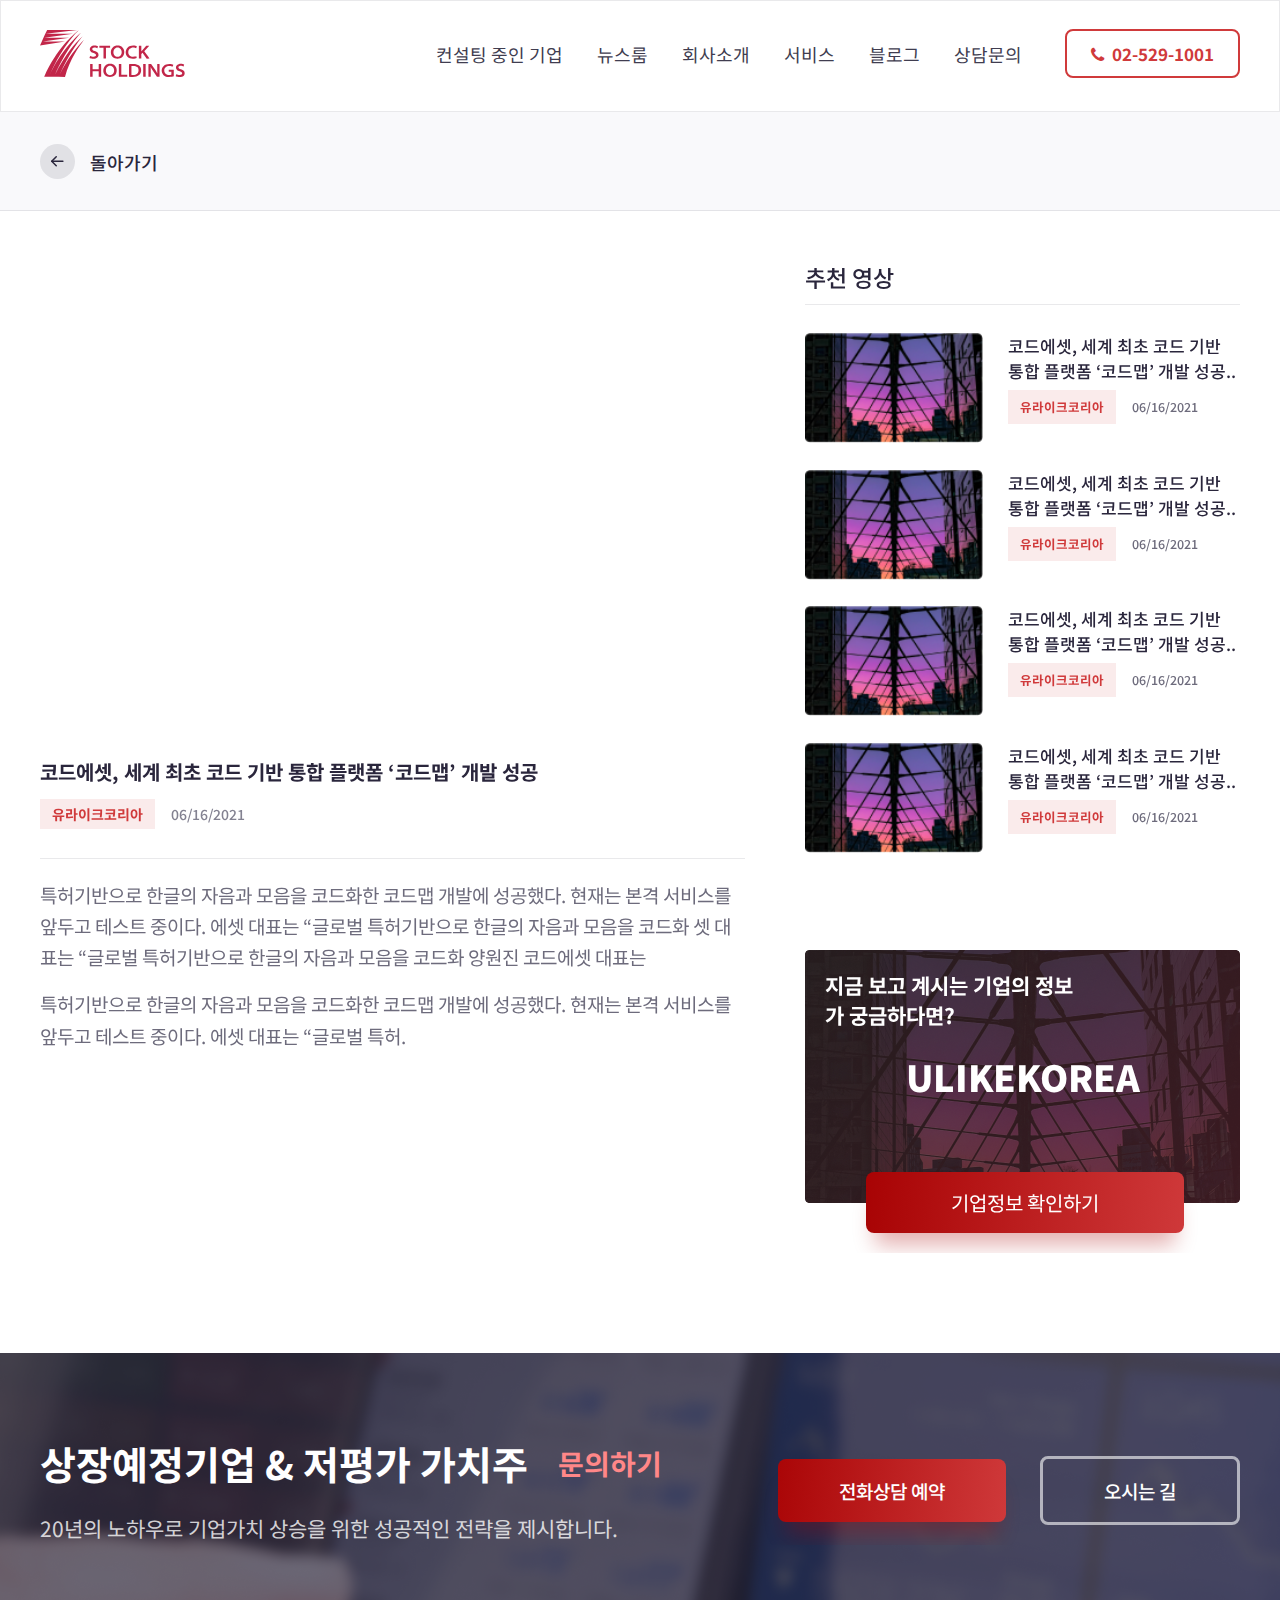
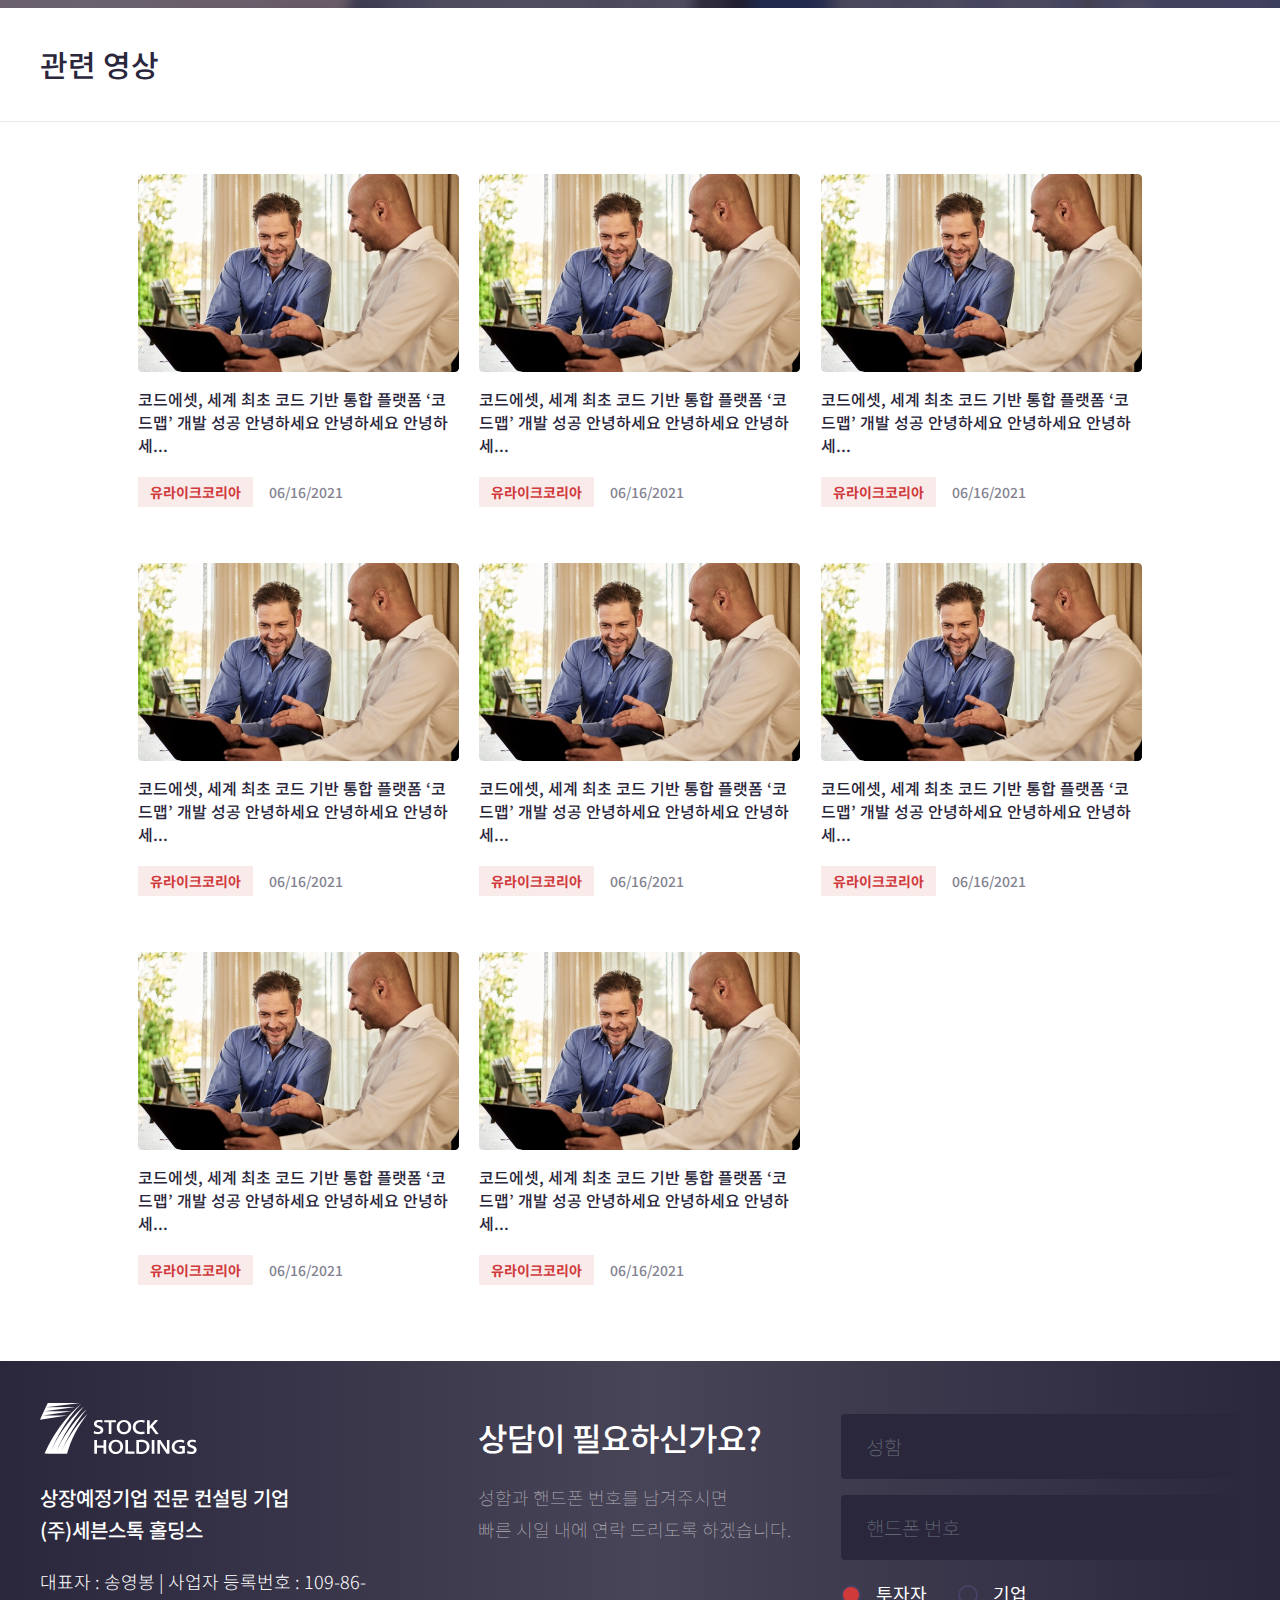
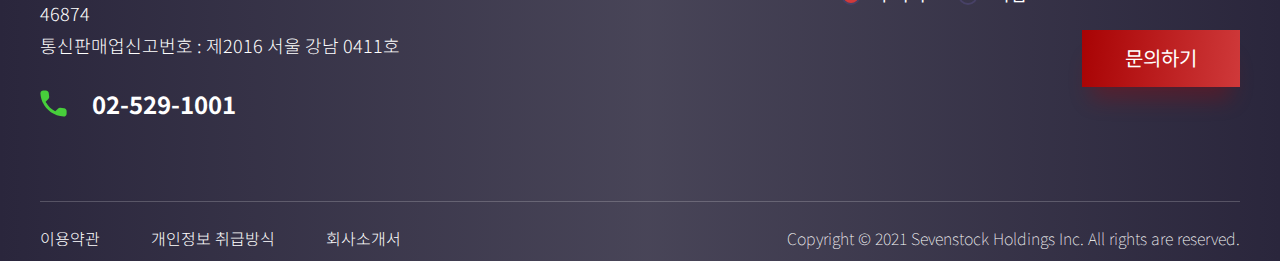
<file: video-inner.html>
<!DOCTYPE html>
<html lang="en">
  <head>
    <meta charset="UTF-8" />
    <meta name="viewport" content="width=device-width, initial-scale=1.0" />
    <meta http-equiv="X-UA-Compatible" content="ie=edge" />
    <title>Video</title>
    <!-- Bootstrap  -->
    <!-- FavIcon-->
    <link rel="shortcut icon" href="./assets/favicon/favicon.png" type="image/x-icon">
    <script src="https://code.jquery.com/jquery-3.6.0.min.js" integrity="sha256-/xUj+3OJU5yExlq6GSYGSHk7tPXikynS7ogEvDej/m4=" crossorigin="anonymous"></script>

    <!--AOS css-->
    <link href="https://unpkg.com/aos@2.3.1/dist/aos.css" rel="stylesheet" />
    <!-- Bootstrap style-->
    <link
      rel="stylesheet"
      href="https://stackpath.bootstrapcdn.com/bootstrap/4.3.1/css/bootstrap.min.css"
      integrity="sha384-ggOyR0iXCbMQv3Xipma34MD+dH/1fQ784/j6cY/iJTQUOhcWr7x9JvoRxT2MZw1T"
      crossorigin="anonymous"
    />

    <!-- FontAwesome style-->
    <link
      rel="stylesheet"
      href="https://use.fontawesome.com/releases/v5.7.2/css/all.css"
      integrity="sha384-fnmOCqbTlWIlj8LyTjo7mOUStjsKC4pOpQbqyi7RrhN7udi9RwhKkMHpvLbHG9Sr"
      crossorigin="anonymous"
    />

    <link rel="stylesheet" href="./css/bootstrap.min.css">
    <link
      href="https://cdn.jsdelivr.net/npm/bootstrap@5.1.1/dist/css/bootstrap.min.css"
      rel="stylesheet"
      integrity="sha384-F3w7mX95PdgyTmZZMECAngseQB83DfGTowi0iMjiWaeVhAn4FJkqJByhZMI3AhiU"
      crossorigin="anonymous"
    />

    <link
      rel="stylesheet"
      href="https://cdnjs.cloudflare.com/ajax/libs/font-awesome/4.7.0/css/font-awesome.min.css"
    />
    <!-- font  -->

    <!-- Splide  -->
    <!-- <link rel="stylesheet" href="css/splide-column.min.css"> -->
    <!-- Splide  -->
   
    <!--AOS css-->
    <link href="https://unpkg.com/aos@2.3.1/dist/aos.css" rel="stylesheet" />
    <!--Animate css-->
    <link rel="stylesheet" href="css/animate.min.css" />
    <!-- Map  -->
    <link rel="stylesheet" href="./css/map.css" />
    <!-- Map  -->
    <!--Owl Carouse css-->
    <link rel="stylesheet" href="css/owl.carousel.min.css" />
    <link rel="stylesheet" href="css/owl.theme.default.min.css" />
    <!-- Custom Style-->
    <link rel="stylesheet" href="./css/checkbox.css" />
    <link rel="stylesheet" type="text/css" href="css/style.css" />
   
  </head>

  <body>
    <div class="wrapper">
    <section>
        <div class="news-header">
            <div class="n-container">
                <div class="header-top">
                      <nav class="navbar navbar-expand-lg navbar-light">
                        <a class="navbar-brand" href="./index.html"
                          ><img src="./assets/images/logo.svg" alt=""
                        /></a>
                        <button
                          class="navbar-toggler"
                          type="button"
                          data-toggle="collapse"
                          data-target="#navbarText"
                          aria-controls="navbarText"
                          aria-expanded="false"
                          aria-label="Toggle navigation"
                        >
                          <span class="navbar-toggler-icon"></span>
                        </button>
                        <div class="collapse navbar-collapse" id="navbarText">
                          <ul class="navbar-nav ml-auto">
                            <li class="nav-item">
                              <a class="nav-link" href="./consulting.html">컨설팅 중인 기업</a>
                            </li>
                            <li class="nav-item">
                              <a class="nav-link" href="./news_room1.html">뉴스룸</a>
                            </li>
                            <li class="nav-item">
                              <a class="nav-link" href="./aboutus.html">회사소개</a>
                            </li>
                            <li class="nav-item">
                              <a class="nav-link" href="./service.html">서비스</a>
                            </li>
                            <li class="nav-item">
                              <a class="nav-link" href="./blog.html">블로그</a>
                            </li>
                            <li class="nav-item">
                              <a class="nav-link" href="./contact-us.html">상담문의</a>
                            </li>
                          </ul>
                          <span class="navbar-text">
                            <a href="tel:832 939 8280"
                              ><i class="fa fa-phone" aria-hidden="true"></i>&nbsp;
                              02-529-1001</a
                            >
                          </span>
                        </div>
                      </nav>
                </div>
            </div>
        </div>

        <!-- Mobile mune for news  -->
          <div class="news-mobile-wrapper">
            <div class="mobile-header-menu" id="mobile-header">
                <div class="left">
                  <a href="./index.html"><img src="./assets/images/mobilelogo.svg" alt=""></a>
                </div>
                <div class="right">
                  <div class="myicon">
                    <i class="fa fa-ellipsis-h menu-dots news-menu-dots" id="menu-dots" aria-hidden="true"></i>
                   <span class="cross news-cross"> &times; </span>
                  </div>
                </div>
            </div>
            <div class="mymobile-menu">
              <ul>
                <li><a href="./consulting.html">컨설팅 중인 기업</a></li>
                <li><a href="./news_room1.html">뉴스룸</a></li>
                <li><a href="./aboutus.html">회사소개</a></li>
                <li><a href="./service.html">서비스</a></li>
                <li><a href="./blog.html">블로그</a></li>
                <li><a href="./contact-us.html">상담문의</a></li>
              </ul>
              <div class="mphone">
                <a class="mobile-phone" href="tel:832 939 8280"
                ><i class="fa fa-phone" aria-hidden="true"></i>&nbsp;
                02-529-1001</a
              >
              </div>
            
            </div>
          </div>
        <!-- Mobile mune for news  -->

         <!-- News Header  -->
         <div class="single-news-header-bottom">
            <div class="n-container">
                <div class="single-news-header-inner">
                    <div class="left">
                        <div class="left-menu">
                           <div class="back">
                             <div class="left"><a href="javascript: history.back(-1)"><img src="./assets/images/backicon.svg" class="single-back" alt=""></a></div>
                             <div class="right"><p>돌아가기</p></div>
                           </div>
                        </div>
                    </div>
                    <div class="right">                     
                    </div>
                </div>              
            </div>          
        </div>
        <!-- News Header  -->
    </section>

    <!-- Video Section  -->
    <div class="myvideo-section myvideo-inner">
        <div class="n-container">
            <div class="content-container-4 mycontent-container-4 myinner-container-4">
                <div class="video-1 topvideo-section inner-topvideo-section">
                    <iframe src="https://www.youtube.com/embed/AHRvvPCJuZA?autoplay=1&mute=1" allow="autoplay" id="video-1" class="inner-video-1" frameborder="0" onclick="change()" style="cursor: pointer;"
                        allowfullscreen></iframe>
        
                    <div class="video-after-txt">
                       
                        <a href="#">코드에셋, 세계 최초 코드 기반 통합 플랫폼 ‘코드맵’ 개발 성공</a>
                        <div class="category-box">
                            <span class="category-1" >
                                <p class="red-14" id="videoCategory">유라이크코리아</p>
                            </span>
                            <p class="grey-18" id="videoDate">06/16/2021</p>
                        </div>
                        <!-- Inner Video Para Section  -->
                        <div class="inner-video-para-section">
                            <p>특허기반으로 한글의 자음과 모음을 코드화한 코드맵 개발에 성공했다. 현재는 본격 서비스를 앞두고 테스트 중이다. 에셋 대표는 “글로벌 특허기반으로 한글의 자음과 모음을 코드화 셋 대표는 “글로벌 특허기반으로 한글의 자음과 모음을 코드화 양원진 코드에셋 대표는</p>
                            <p>
                                특허기반으로 한글의 자음과 모음을 코드화한 코드맵 개발에 성공했다. 현재는 본격 서비스를 앞두고 테스트 중이다. 에셋 대표는 “글로벌 특허.</p>
                        </div>
                        <!-- Inner Video Para Section  -->
                    </div>
        
                </div>
        
                <div class="left-posts-s-container video-inner-left-container">
                    <h2 class="video-inner-left-header">추천 영상</h2>
                    <div class="left-posts-s left-inner-video"  >
                        <img src="./assets/images/beautiful-sky.png"   class="videoLink sidethumbnail inner-left-thumbnail">
                        <span class="hidden">https://www.youtube.com/embed/AHRvvPCJuZA</span>
                        <div class="posts-txt">
                          <a href="#">코드에셋, 세계 최초 코드 기반 통합 플랫폼 ‘코드맵’ 개발 성공..</a>
                            <!-- <p class="black-17-300">코드에셋, 세계 최초 코드 기반 통합 플랫폼 ‘코드맵’ 개발 성공..</p> -->
                            <div class="category-box">
                                <span class="category-2">
                                    <p class="red-12_5">유라이크코리아</p>
                                </span>
                                <p class="grey-12_5">06/16/2021</p>
        
                            </div>
                        </div>
        
                    </div>
        
                    <div class="left-posts-s left-inner-video">
                        <img src="./assets/images/beautiful-sky.png" alt="" class="sidethumbnail videoLink inner-left-thumbnail">
                        <span class="hidden">https://www.youtube.com/embed/CpTo-gwWRng</span>
        
                        <div class="posts-txt">
                          <a href="#">코드에셋, 세계 최초 코드 기반 통합 플랫폼 ‘코드맵’ 개발 성공..</a>
                            <!-- <p class="black-17-300">코드에셋, 세계 최초 코드 기반 통합 플랫폼 ‘코드맵’ 개발 성공..</p> -->
                            <div class="category-box">
                                <span class="category-2">
                                    <p class="red-12_5">유라이크코리아</p>
                                </span>
                                <p class="grey-12_5">06/16/2021</p>
        
                            </div>
                        </div>
        
                    </div>
        
                    <div class="left-posts-s left-inner-video">
                        <img src="./assets/images/beautiful-sky.png" alt="" class="videoLink sidethumbnail inner-left-thumbnail">
                        <span class="hidden">https://www.youtube.com/embed/CyVuYAHiZb8</span>
        
                        <div class="posts-txt">
                          <a href="#">코드에셋, 세계 최초 코드 기반 통합 플랫폼 ‘코드맵’ 개발 성공..</a>
                            <!-- <p class="black-17-300">코드에셋, 세계 최초 코드 기반 통합 플랫폼 ‘코드맵’ 개발 성공..</p> -->
                            <div class="category-box">
                                <span class="category-2">
                                    <p class="red-12_5">유라이크코리아</p>
                                </span>
                                <p class="grey-12_5">06/16/2021</p>
        
                            </div>
                        </div>
        
                    </div>
        
                    <div class="left-posts-s left-inner-video">
                        <img src="./assets/images/beautiful-sky.png" alt="" class="videoLink sidethumbnail inner-left-thumbnail">
                        <span class="hidden">https://www.youtube.com/embed/AHRvvPCJuZA</span>
        
                        <div class="posts-txt">
                          <a href="#">코드에셋, 세계 최초 코드 기반 통합 플랫폼 ‘코드맵’ 개발 성공..</a>
                            <!-- <p class="black-17-300">코드에셋, 세계 최초 코드 기반 통합 플랫폼 ‘코드맵’ 개발 성공..</p> -->
                            <div class="category-box">
                                <span class="category-2">
                                    <p class="red-12_5">유라이크코리아</p>
                                </span>
                                <p class="grey-12_5">06/16/2021</p>
        
                            </div>
                        </div>
        
                    </div>
                    <!-- Video Inner Section  -->
                    <div class="inner-add-left-section">
                        <div class="myadd">
                            <h5>지금 보고 계시는 기업의 정보가 
                              궁금하다면?</h5>
                              <h2>ULIKEKOREA</h2>
                              <a href="#">기업정보 확인하기</a>
                          </div>
                    </div>
                    <!-- Video Inner Section  -->      
                </div>
            </div>
        </div>
      
    </div>
    <!-- Video Section  -->


    <!-- Middle Baner and link section  -->
    <div class="inner-middle-section">
        <!-- Single bottom link and button  -->
     <div class="single-banner">
        <div class="n-container">
          <div class="single-inner">
            <div class="left">
              <div class="mylink">
                <div class="left">
                  <h2>상장예정기업 & 저평가 가치주</h2>
                </div>
                <div class="right">
                  <a href="#">문의하기</a>
                </div>
              </div>
               <p>20년의 노하우로 기업가치 상승을 위한 성공적인 전략을 제시합니다.</p>
             </div>
             <div class="right">
               <div class="button-wrapper">
                 <a href="#" class="firstlink">전화상담 예약</a>
                 <a href="#">오시는 길</a>
               </div>
             </div>
          </div>
          <!-- Mobile link  -->
          <div class="mobile-link">
            <div class="link-top-wrapper">
              <div class="left"> <h2>상장예정기업 & 저평가 가치주</h2></div>
              <div class="right">  <a href="#">문의하기</a></div>
            </div>
            <div class="bottom-link">
              <p>20년의 노하우로 기업가치 상승을 위한 성공적인 전략을 제시합니다.</p>
              <div class="bottom-buttonn">
                <a href="#" class="firstlink">전화상담 예약</a>
                <a href="#">오시는 길</a>
              </div>
            </div>
  
          </div>
          <!-- Mobile link  -->
        </div>
      </div>
      <!-- Single bottom link and button  -->
    </div>
    <!-- Middle Baner and link section  -->

    <!-- Video Bottom Vide section  -->
    <div class="video-bottom-video-list-section">
        <div class="n-container">
            <h2 class="list-top-title">관련 영상</h2>
        </div>
       <div class="list-border"></div>
        <div class="n-container">
            <div id="articles" class="latest-video-section video-inner-bottom-list">
                <div class="articles-container video-inner-articles-container">
                    <div class="article">
                          <a href="page-11.html"><img class="mythumnail" src="./assets/images/img-01.png" alt=""></a>
                      
                       <a href="page-11.html" class="bottom-video-link">코드에셋, 세계 최초 코드 기반 통합 플랫폼 ‘코드맵’ 개발 성공 안녕하세요 안녕하세요 안녕하세...</a>   
                        <div class="category-box">
                            <span class="category-1">
                                <p class="red-14">유라이크코리아</p>
                            </span>
                            <p class="grey-14">06/16/2021</p>
                        </div>
                    </div>
    
                    <div class="article">
                        <a href="page-11.html"><img class="mythumnail" src="./assets/images/img-01.png" alt=""></a> 
                        <a href="page-11.html" class="bottom-video-link">코드에셋, 세계 최초 코드 기반 통합 플랫폼 ‘코드맵’ 개발 성공 안녕하세요 안녕하세요 안녕하세...</a> 
                        <div class="category-box">
                            <span class="category-1">
                                <p class="red-14">유라이크코리아</p>
                            </span>
                            <p class="grey-14">06/16/2021</p>
    
                        </div>
                    </div>
    
                    <div class="article">
                        <a href="page-11.html"><img class="mythumnail" src="./assets/images/img-01.png" alt=""></a> 
                            <a href="page-11.html" class="bottom-video-link">코드에셋, 세계 최초 코드 기반 통합 플랫폼 ‘코드맵’ 개발 성공 안녕하세요 안녕하세요 안녕하세...</a> 
                        <div class="category-box">
                            <span class="category-1">
                                <p class="red-14">유라이크코리아</p>
                            </span>
                            <p class="grey-14">06/16/2021</p>
    
                        </div>
                    </div>
    
                    <div class="article">
                        <a href="page-11.html"><img class="mythumnail" src="./assets/images/img-01.png" alt=""></a> 
                            <a href="page-11.html" class="bottom-video-link">코드에셋, 세계 최초 코드 기반 통합 플랫폼 ‘코드맵’ 개발 성공 안녕하세요 안녕하세요 안녕하세...</a> 
                        <div class="category-box">
                            <span class="category-1">
                                <p class="red-14">유라이크코리아</p>
                            </span>
                            <p class="grey-14">06/16/2021</p>
    
                        </div>
                    </div>
    
                    <div class="article">
                        <a href="page-11.html">    <img class="mythumnail" src="./assets/images/img-01.png" alt=""></a> 
                            <a href="page-11.html" class="bottom-video-link">코드에셋, 세계 최초 코드 기반 통합 플랫폼 ‘코드맵’ 개발 성공 안녕하세요 안녕하세요 안녕하세...</a> 
                        <div class="category-box">
                            <span class="category-1">
                                <p class="red-14">유라이크코리아</p>
                            </span>
                            <p class="grey-14">06/16/2021</p>
    
                        </div>
                    </div>
    
                    <div class="article">
                      <a href="page-11.html"> <img class="mythumnail"  src="./assets/images/img-01.png" alt=""></a>
                      <a href="page-11.html" class="bottom-video-link">코드에셋, 세계 최초 코드 기반 통합 플랫폼 ‘코드맵’ 개발 성공 안녕하세요 안녕하세요 안녕하세...</a>            
                        <div class="category-box">
                            <span class="category-1">
                                <p class="red-14">유라이크코리아</p>
                            </span>
                            <p class="grey-14">06/16/2021</p>
    
                        </div>
                    </div>
    
                    <div class="article">
                      <a href="page-11.html"> <img class="mythumnail"  src="./assets/images/img-01.png" alt=""></a>
                      <a href="page-11.html" class="bottom-video-link">코드에셋, 세계 최초 코드 기반 통합 플랫폼 ‘코드맵’ 개발 성공 안녕하세요 안녕하세요 안녕하세...</a>    
                        <div class="category-box">
                            <span class="category-1">
                                <p class="red-14">유라이크코리아</p>
                            </span>
                            <p class="grey-14">06/16/2021</p>
    
                        </div>
                    </div>
    
                    <div class="article">
                      <a href="page-11.html"> <img class="mythumnail"  src="./assets/images/img-01.png" alt=""></a>
                      <a href="page-11.html" class="bottom-video-link">코드에셋, 세계 최초 코드 기반 통합 플랫폼 ‘코드맵’ 개발 성공 안녕하세요 안녕하세요 안녕하세...</a>   
                        <div class="category-box">
                            <span class="category-1">
                                <p class="red-14">유라이크코리아</p>
                            </span>
                            <p class="grey-14">06/16/2021</p>
    
                        </div>
                    </div>
                </div>
            </div>
        </div>
    </div>
    <!-- Video Bottom Vide section  -->
  



      <!-- Footer  -->
      <footer>
        <div class="myfooter">
          <div class="mycontainer">
            <div class="footer-inner">
              <div class="left-section">
                <div class="logo">
                  <a href="./index.html"
                    ><img src="./assets/images/logo-white.svg" alt=""
                  /></a>
                </div>
                <p class="top">
                  상장예정기업 전문 컨설팅 기업<br />
                  (주)세븐스톡 홀딩스
                </p>
                <p class="bottom">
                  대표자 : 송영봉 | 사업자 등록번호 : 109-86-46874<br />통신판매업신고번호
                  : 제2016 서울 강남 0411호
                </p>
                <span
                  ><img src="./assets/images/phonefooter.svg" alt="" />&nbsp;
                  02-529-1001</span
                >
              </div>
              <div class="right-section">
                <div class="left">
                  <h2>상담이 필요하신가요?</h2>
                  <p>
                    성함과 핸드폰 번호를 남겨주시면<br />
                    빠른 시일 내에 연락 드리도록 하겠습니다.
                  </p>
                </div>
                <div class="right">
                  <form action="" method="POST">
                    <input
                      class="form-control"
                      type="text"
                      placeholder="성함"
                    />
                    <input
                      class="form-control"
                      type="text"
                      placeholder="핸드폰 번호"
                    />
                    <div class="form-box">
                      <label>
                        <input type="radio" name="kk" checked />
                        <div class="circle"></div>
                        <span>투자자</span>
                      </label>
                      <label class="right-radio">
                        <input type="radio" name="kk" />
                        <div class="circle"></div>
                        <span>기업</span>
                      </label>
                    </div>
                    <div class="submit-wrapper">
                      <button type="submit" class="submit-btn">문의하기</button>
                    </div>
                  </form>
                  <!-- 투자자 -->
                  <!-- 기업 -->
                </div>
              </div>
            </div>
            <div class="footer-bottom copyright-border">
              <div class="left">
                <ul>
                  <li><a href="#" class="white-16-100">이용약관</a></li>
                  <li>
                    <a href="#" class="white-16-100">개인정보 취급방식</a>
                  </li>
                  <li><a href="#" class="white-16-100">회사소개서</a></li>
                </ul>
              </div>

              <div class="right">
                <p class="white-16-100">
                  Copyright © 2021 Sevenstock Holdings Inc. All rights are
                  reserved.
                </p>
              </div>
            </div>
          </div>
        </div>
      </footer>
      <!-- Footer  -->
  

   
  
 
    

    </div>

    <!-- Jquery Js-->
    <script src="https://code.jquery.com/jquery-3.6.0.min.js" integrity="sha256-/xUj+3OJU5yExlq6GSYGSHk7tPXikynS7ogEvDej/m4=" crossorigin="anonymous"></script>
    <!-- Bootstrap Js-->
    <script
      src="https://cdnjs.cloudflare.com/ajax/libs/popper.js/1.12.9/umd/popper.min.js"
      integrity="sha384-ApNbgh9B+Y1QKtv3Rn7W3mgPxhU9K/ScQsAP7hUibX39j7fakFPskvXusvfa0b4Q"
      crossorigin="anonymous"
    ></script>
    <!-- Splide   -->
    <!-- <script src="https://cdn.jsdelivr.net/npm/@splidejs/splide@latest/dist/js/splide.min.js"></script> -->
    <!-- Splide   -->
    <!-- counter up  -->
    <script src="./js/jquery.counterup.min.js"></script>
    <script src="./js/jquery.waypoints.min.js"></script>
    <!-- counter up  -->
    <!-- <script
      src="https://maxcdn.bootstrapcdn.com/bootstrap/4.0.0/js/bootstrap.min.js"
      integrity="sha384-JZR6Spejh4U02d8jOt6vLEHfe/JQGiRRSQQxSfFWpi1MquVdAyjUar5+76PVCmYl"
      crossorigin="anonymous"
    ></script> -->
    <script
      src="https://cdn.jsdelivr.net/npm/bootstrap@5.1.1/dist/js/bootstrap.bundle.min.js"
      integrity="sha384-/bQdsTh/da6pkI1MST/rWKFNjaCP5gBSY4sEBT38Q/9RBh9AH40zEOg7Hlq2THRZ"
      crossorigin="anonymous"
    ></script>

    <script src="./js/bootstrap.min.js"></script>
    <!-- Popper JS -->
    <!-- <script src="https://cdnjs.cloudflare.com/ajax/libs/popper.js/1.14.3/umd/popper.min.js"></script> -->
    <!--AOS Js-->
    <script src="https://unpkg.com/aos@2.3.1/dist/aos.js"></script>
    <!--Owl Carouse js-->
    <script src="js/owl.carousel.min.js"></script>
    <!-- Custom Js-->
    <script src="js/custom.js"></script>


    <script>
            var video  = document.getElementById('video-1');
        var c = document.getElementsByClassName("videoLink");

        for(let h = 0; h <c.length; h++){
            c[h].addEventListener('click', change)
        }
       
        function change() {
            var parent = this.parentElement;
            var info = parent.getElementsByClassName('posts-txt');
            var names = parent.querySelectorAll('p');
            var videoName   =document.getElementById('videoName');
           var category = document.getElementById('videoCategory');
           var dateOfVide  = document.getElementById('videoDate');
            var source = parent.querySelector('span');
            source.innerText+"?autoplay=1";
            console.log(source);
           // video.setAttribute('src', 'source' )
         video.setAttribute('src', source.innerText);

           videoName.innerText = names[0].innerText;
           videoCategory.innerText = names[1].innerText;
           videoDate.innerText = names[2].innerText;
        }
    </script>
  </body>
</html>
</file>
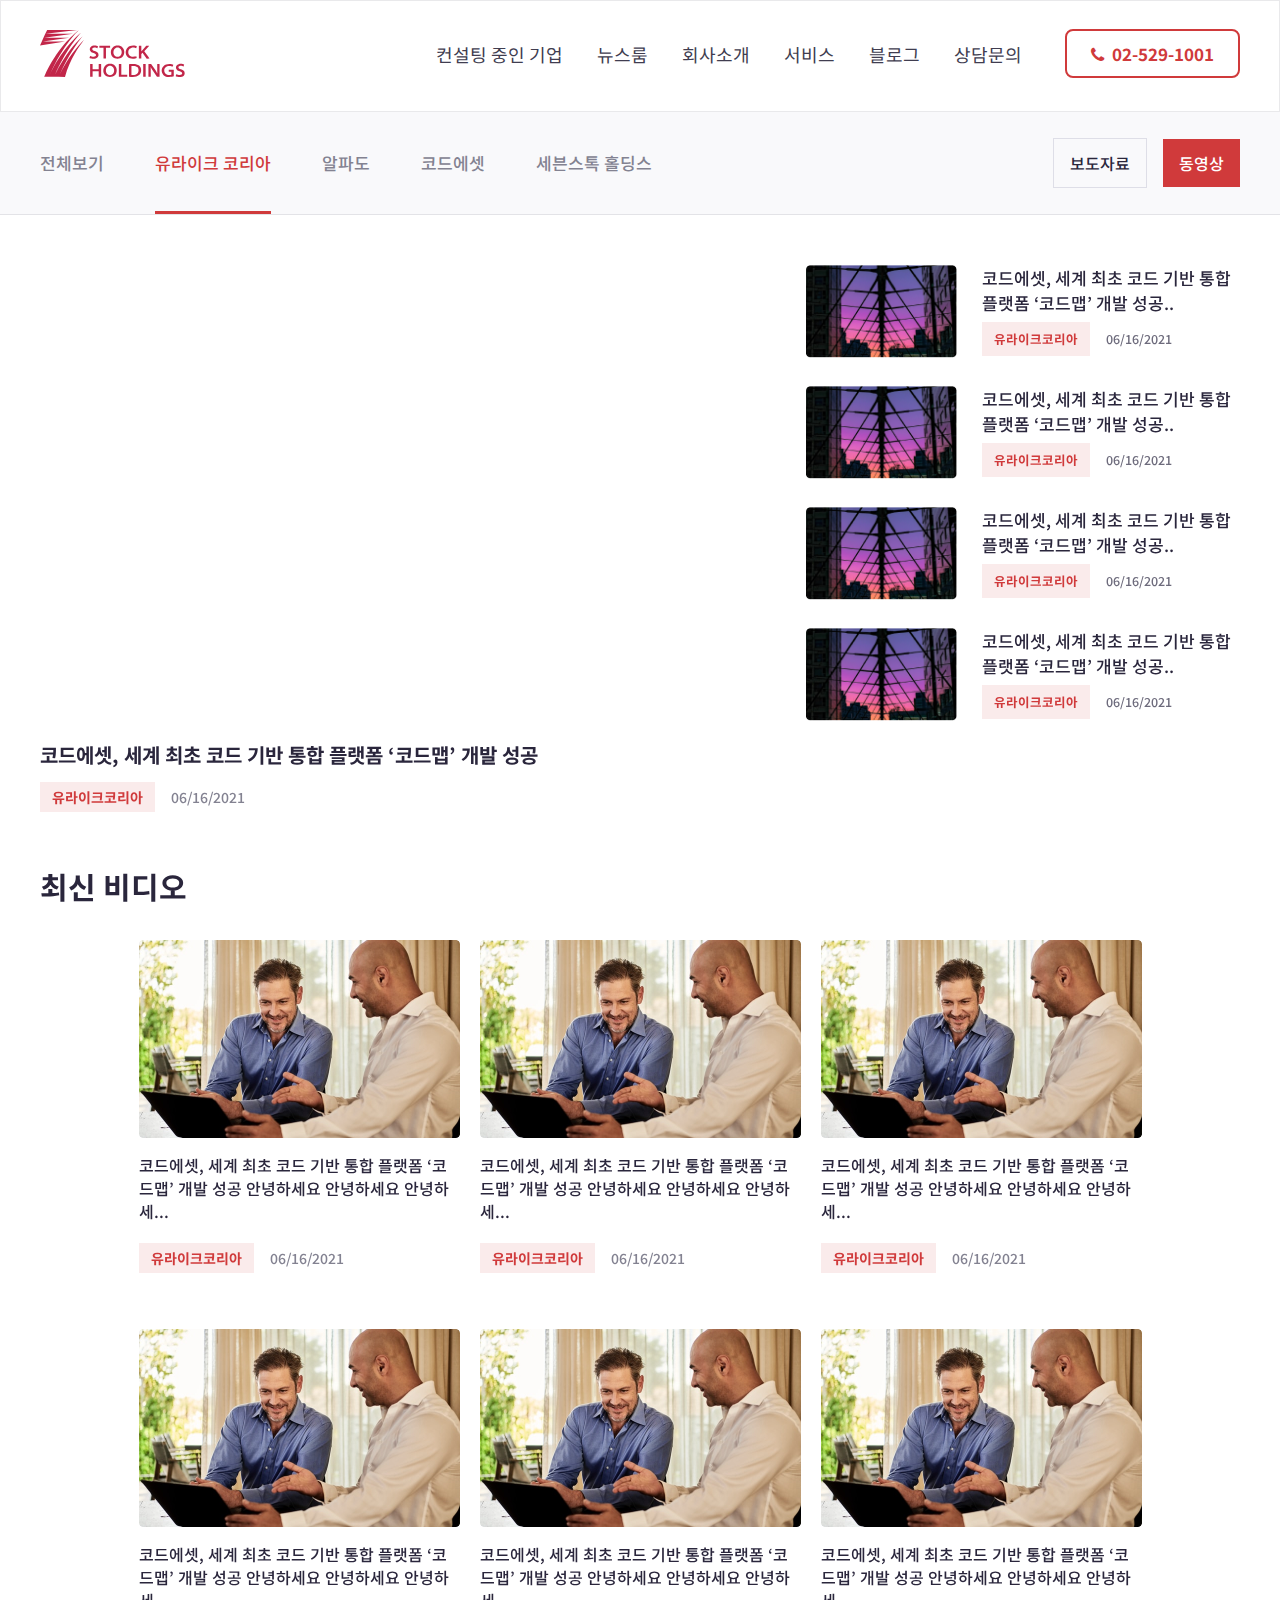
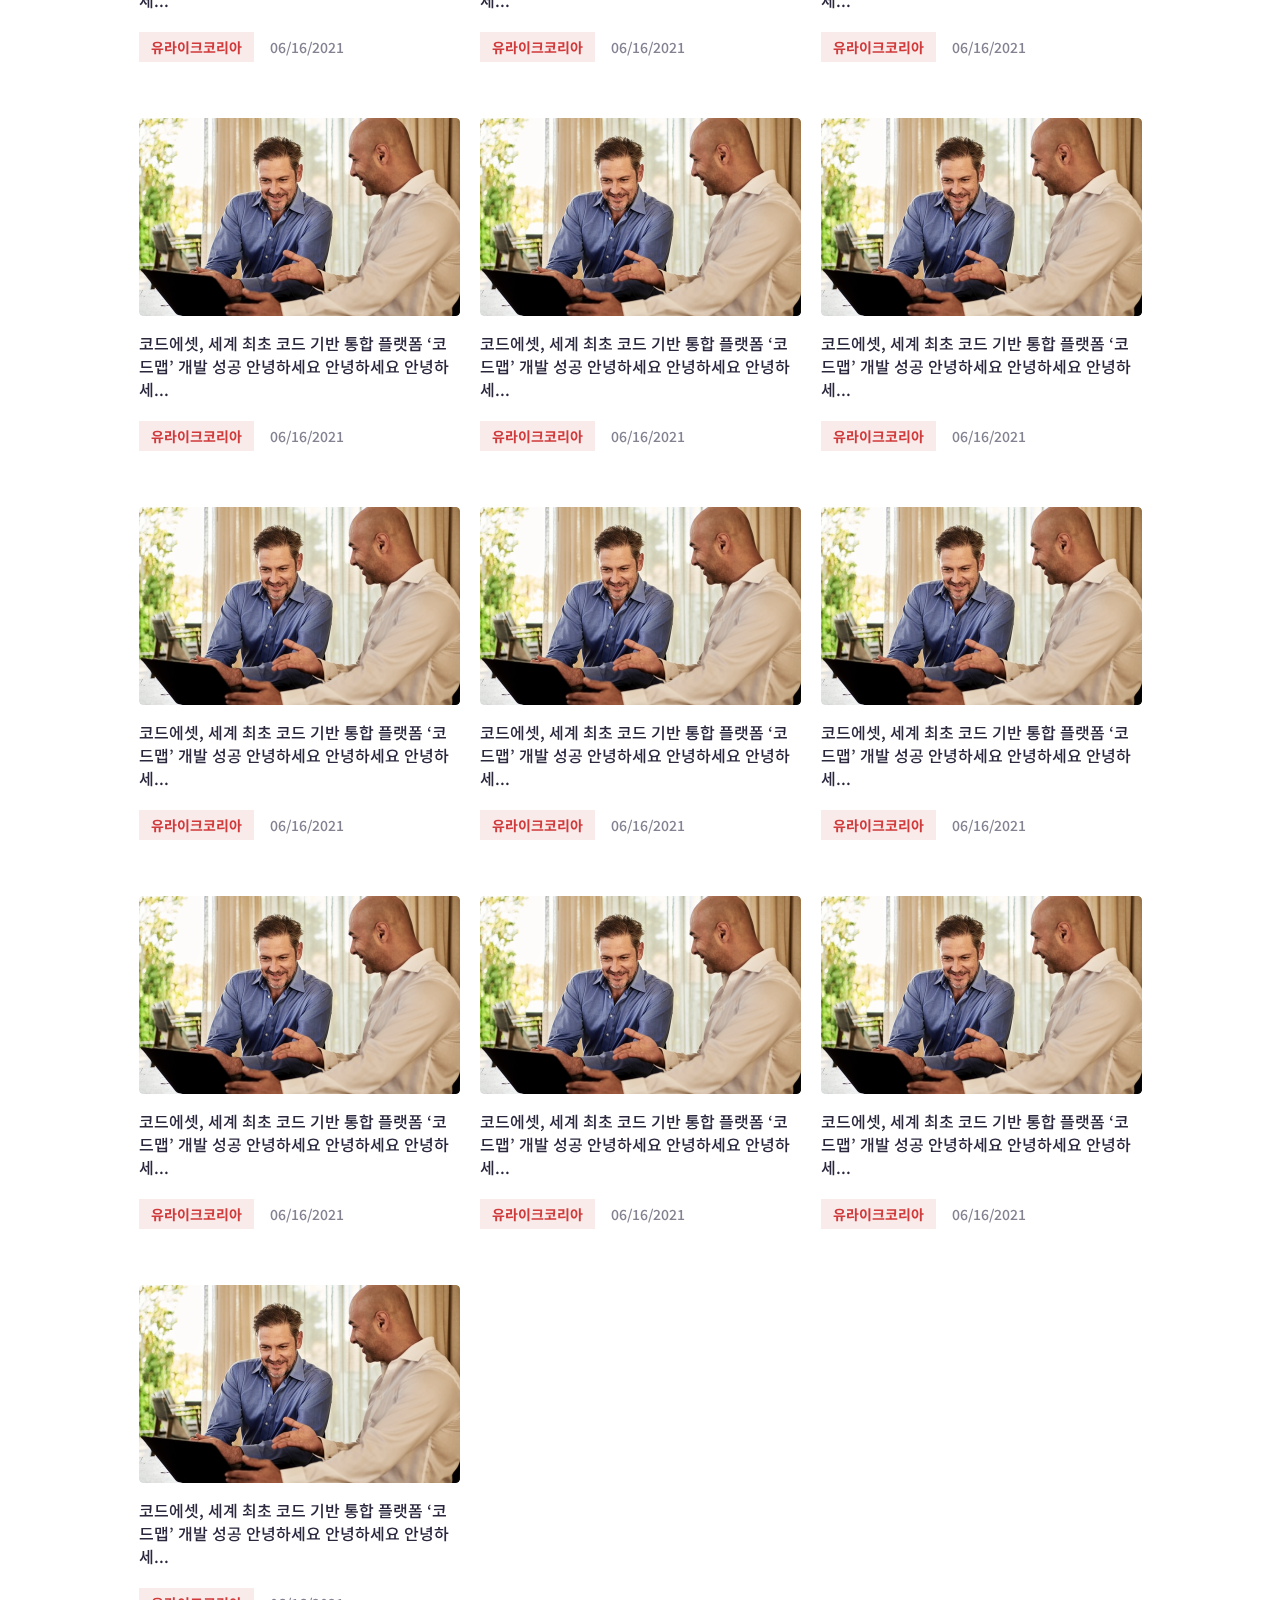
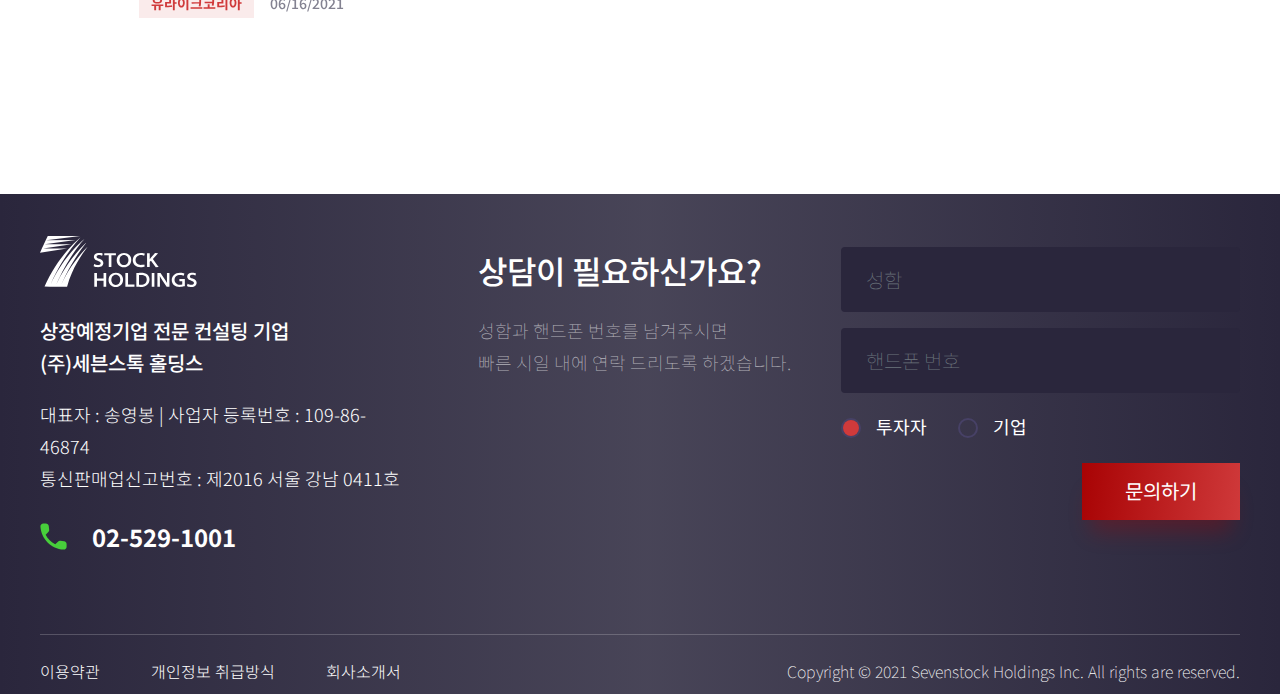
<file: video.html>
<!DOCTYPE html>
<html lang="en">
  <head>
    <meta charset="UTF-8" />
    <meta name="viewport" content="width=device-width, initial-scale=1.0" />
    <meta http-equiv="X-UA-Compatible" content="ie=edge" />
    <title>Video</title>
    <!-- Bootstrap  -->
    <!-- FavIcon-->
    <link rel="shortcut icon" href="./assets/favicon/favicon.png" type="image/x-icon">
    <script src="https://code.jquery.com/jquery-3.6.0.min.js" integrity="sha256-/xUj+3OJU5yExlq6GSYGSHk7tPXikynS7ogEvDej/m4=" crossorigin="anonymous"></script>

    <!--AOS css-->
    <link href="https://unpkg.com/aos@2.3.1/dist/aos.css" rel="stylesheet" />
    <!-- Bootstrap style-->
    <link
      rel="stylesheet"
      href="https://stackpath.bootstrapcdn.com/bootstrap/4.3.1/css/bootstrap.min.css"
      integrity="sha384-ggOyR0iXCbMQv3Xipma34MD+dH/1fQ784/j6cY/iJTQUOhcWr7x9JvoRxT2MZw1T"
      crossorigin="anonymous"
    />

    <!-- FontAwesome style-->
    <link
      rel="stylesheet"
      href="https://use.fontawesome.com/releases/v5.7.2/css/all.css"
      integrity="sha384-fnmOCqbTlWIlj8LyTjo7mOUStjsKC4pOpQbqyi7RrhN7udi9RwhKkMHpvLbHG9Sr"
      crossorigin="anonymous"
    />

    <link rel="stylesheet" href="./css/bootstrap.min.css">
    <link
      href="https://cdn.jsdelivr.net/npm/bootstrap@5.1.1/dist/css/bootstrap.min.css"
      rel="stylesheet"
      integrity="sha384-F3w7mX95PdgyTmZZMECAngseQB83DfGTowi0iMjiWaeVhAn4FJkqJByhZMI3AhiU"
      crossorigin="anonymous"
    />

    <link
      rel="stylesheet"
      href="https://cdnjs.cloudflare.com/ajax/libs/font-awesome/4.7.0/css/font-awesome.min.css"
    />
    <!-- font  -->

    <!-- Splide  -->
    <!-- <link rel="stylesheet" href="css/splide-column.min.css"> -->
    <!-- Splide  -->
   
    <!--AOS css-->
    <link href="https://unpkg.com/aos@2.3.1/dist/aos.css" rel="stylesheet" />
    <!--Animate css-->
    <link rel="stylesheet" href="css/animate.min.css" />
    <!-- Map  -->
    <link rel="stylesheet" href="./css/map.css" />
    <!-- Map  -->
    <!--Owl Carouse css-->
    <link rel="stylesheet" href="css/owl.carousel.min.css" />
    <link rel="stylesheet" href="css/owl.theme.default.min.css" />
    <!-- Custom Style-->
    <link rel="stylesheet" href="./css/checkbox.css" />
    <link rel="stylesheet" type="text/css" href="css/style.css" />
   
  </head>

  <body>
    <div class="wrapper">
    <section>
        <div class="news-header">
            <div class="n-container">
                <div class="header-top">
                      <nav class="navbar navbar-expand-lg navbar-light">
                        <a class="navbar-brand" href="./index.html"
                          ><img src="./assets/images/logo.svg" alt=""
                        /></a>
                        <button
                          class="navbar-toggler"
                          type="button"
                          data-toggle="collapse"
                          data-target="#navbarText"
                          aria-controls="navbarText"
                          aria-expanded="false"
                          aria-label="Toggle navigation"
                        >
                          <span class="navbar-toggler-icon"></span>
                        </button>
                        <div class="collapse navbar-collapse" id="navbarText">
                          <ul class="navbar-nav ml-auto">
                            <li class="nav-item">
                              <a class="nav-link" href="./consulting.html">컨설팅 중인 기업</a>
                            </li>
                            <li class="nav-item">
                              <a class="nav-link" href="./news_room1.html">뉴스룸</a>
                            </li>
                            <li class="nav-item">
                              <a class="nav-link" href="./aboutus.html">회사소개</a>
                            </li>
                            <li class="nav-item">
                              <a class="nav-link" href="./service.html">서비스</a>
                            </li>
                            <li class="nav-item">
                              <a class="nav-link" href="./blog.html">블로그</a>
                            </li>
                            <li class="nav-item">
                              <a class="nav-link" href="./contact-us.html">상담문의</a>
                            </li>
                          </ul>
                          <span class="navbar-text">
                            <a href="tel:832 939 8280"
                              ><i class="fa fa-phone" aria-hidden="true"></i>&nbsp;
                              02-529-1001</a
                            >
                          </span>
                        </div>
                      </nav>
                </div>
            </div>
        </div>

        <!-- Mobile mune for news  -->
          <div class="news-mobile-wrapper">
            <div class="mobile-header-menu" id="mobile-header">
                <div class="left">
                  <a href="./index.html"><img src="./assets/images/mobilelogo.svg" alt=""></a>
                </div>
                <div class="right">
                  <div class="myicon">
                    <i class="fa fa-ellipsis-h menu-dots news-menu-dots" id="menu-dots" aria-hidden="true"></i>
                   <span class="cross news-cross"> &times; </span>
                  </div>
                </div>
            </div>
            <div class="mymobile-menu">
              <ul>
                <li><a href="./consulting.html">컨설팅 중인 기업</a></li>
                <li><a href="./news_room1.html">뉴스룸</a></li>
                <li><a href="./aboutus.html">회사소개</a></li>
                <li><a href="./service.html">서비스</a></li>
                <li><a href="./blog.html">블로그</a></li>
                <li><a href="./contact-us.html">상담문의</a></li>
              </ul>
              <div class="mphone">
                <a class="mobile-phone" href="tel:832 939 8280"
                ><i class="fa fa-phone" aria-hidden="true"></i>&nbsp;
                02-529-1001</a
              >
              </div>
            
            </div>
          </div>
        <!-- Mobile mune for news  -->

         <!-- News Header  -->
         <div class="news-header-bottom">
            <div class="n-container">
             
                <div class="news-header-inner">
                    <div class="left">
                        <div class="left-menu">
                            <ul>
                                <li ><a href="#">전체보기</a></li>
                                <li><a href="#" class="myactive">유라이크 코리아</a></li>
                                <li><a href="#">알파도</a></li>
                                <li><a href="#">코드에셋</a></li>
                                <li><a href="#">세븐스톡 홀딩스</a></li>
                            </ul>
                        </div>
                    </div>
                    <div class="right">
                        <div class="right-menu">
                            <ul>
                                <li><a class="left" href="#">보도자료</a></li>
                                <li><a class="right" href="#">동영상</a></li>
                            </ul>
                        </div>
                    </div>
                </div>

                <!-- Mobile Accordion  -->
                <div class="mobile-accordion">
                  <div class="top acc-top">
                    <div class="left"><p>전체보기</p></div>
                    <div class="right"><img src="./assets/images/accordion.png" class="acc-icon" alt=""></div>
                  </div>
                 
                </div>
                <!-- Mobile Accordion  -->
            </div>
           
        </div>
        <!-- News Header  -->

        <!-- Accordion List  -->
        <div class="accrdion-list">
          <ul>
            <li><a href="#">전체보기</a></li>
            <li><a href="#">유라이크 코리아</a></li>
            <li><a href="#">알파도</a></li>
            <li><a href="#">코드에셋</a></li>
            <li><a href="#">세븐스톡 홀딩스</a></li>
            <li class="bottom-last"><a href="#">보도자료</a></li>
            <li class="last"><a href="#">보도자료</a></li>
          </ul>
        </div>
        <!-- Accordion List  -->


    </section>

    <!-- Video Section  -->
    <div class="myvideo-section">
        <div class="n-container">
            <div class="content-container-4 mycontent-container-4">
                <div class="video-1 topvideo-section">
                    <iframe src="https://www.youtube.com/embed/AHRvvPCJuZA?autoplay=1&mute=1" allow="autoplay" id="video-1" frameborder="0" onclick="change()" style="cursor: pointer;"
                        allowfullscreen></iframe>
        
                    <div class="video-after-txt">
                       
                        <a href="./video-inner.html">코드에셋, 세계 최초 코드 기반 통합 플랫폼 ‘코드맵’ 개발 성공</a>
                        <div class="category-box">
                            <span class="category-1" >
                                <p class="red-14" id="videoCategory">유라이크코리아</p>
                            </span>
                            <p class="grey-18" id="videoDate">06/16/2021</p>
                        </div>
                    </div>
        
                </div>
        
                <div class="left-posts-s-container">
        
                    <div class="left-posts-s"  >
                        <img src="./assets/images/beautiful-sky.png"   class="videoLink sidethumbnail">
                        <span class="hidden">https://www.youtube.com/embed/AHRvvPCJuZA</span>
                        <div class="posts-txt">
                          <a href="./video-inner.html">코드에셋, 세계 최초 코드 기반 통합 플랫폼 ‘코드맵’ 개발 성공..</a>
                            <div class="category-box">
                                <span class="category-2">
                                    <p class="red-12_5">유라이크코리아</p>
                                </span>
                                <p class="grey-12_5">06/16/2021</p>
        
                            </div>
                        </div>
        
                    </div>
        
                    <div class="left-posts-s">
                        <img src="./assets/images/beautiful-sky.png" alt="" class="sidethumbnail videoLink">
                        <span class="hidden">https://www.youtube.com/embed/CpTo-gwWRng</span>
        
                        <div class="posts-txt">
                          <a href="./video-inner.html">코드에셋, 세계 최초 코드 기반 통합 플랫폼 ‘코드맵’ 개발 성공..</a>
                            <!-- <p class="black-17-300">코드에셋, 세계 최초 코드 기반 통합 플랫폼 ‘코드맵’ 개발 성공..</p> -->
                            <div class="category-box">
                                <span class="category-2">
                                    <p class="red-12_5">유라이크코리아</p>
                                </span>
                                <p class="grey-12_5">06/16/2021</p>
        
                            </div>
                        </div>
        
                    </div>
        
                    <div class="left-posts-s">
                        <img src="./assets/images/beautiful-sky.png" alt="" class="videoLink sidethumbnail">
                        <span class="hidden">https://www.youtube.com/embed/CyVuYAHiZb8</span>
        
                        <div class="posts-txt">
                          <a href="./video-inner.html">코드에셋, 세계 최초 코드 기반 통합 플랫폼 ‘코드맵’ 개발 성공..</a>
                            <!-- <p class="black-17-300">코드에셋, 세계 최초 코드 기반 통합 플랫폼 ‘코드맵’ 개발 성공..</p> -->
                            <div class="category-box">
                                <span class="category-2">
                                    <p class="red-12_5">유라이크코리아</p>
                                </span>
                                <p class="grey-12_5">06/16/2021</p>
        
                            </div>
                        </div>
        
                    </div>
        
                    <div class="left-posts-s">
                        <img src="./assets/images/beautiful-sky.png" alt="" class="videoLink sidethumbnail">
                        <span class="hidden">https://www.youtube.com/embed/AHRvvPCJuZA</span>
        
                        <div class="posts-txt">
                          <a href="./video-inner.html">코드에셋, 세계 최초 코드 기반 통합 플랫폼 ‘코드맵’ 개발 성공..</a>
                            <!-- <p class="black-17-300">코드에셋, 세계 최초 코드 기반 통합 플랫폼 ‘코드맵’ 개발 성공..</p> -->
                            <div class="category-box">
                                <span class="category-2">
                                    <p class="red-12_5">유라이크코리아</p>
                                </span>
                                <p class="grey-12_5">06/16/2021</p>
        
                            </div>
                        </div>
        
                    </div>
        
                </div>
        
                <div id="articles" class="latest-video-section">
                    <p class="black-30">최신 비디오</p>
                    <div class="articles-container">
                        <div class="article">
                           
                              <a href="./video-inner.html"><img class="mythumnail" src="./assets/images/img-01.png" alt=""></a>
                          
                           <a href="./video-inner.html" class="bottom-video-link">코드에셋, 세계 최초 코드 기반 통합 플랫폼 ‘코드맵’ 개발 성공 안녕하세요 안녕하세요 안녕하세...</a>   
                            <div class="category-box">
                                <span class="category-1">
                                    <p class="red-14">유라이크코리아</p>
                                </span>
                                <p class="grey-14">06/16/2021</p>
                            </div>
                        </div>
        
                        <div class="article">
                            <a href="./video-inner.html"><img class="mythumnail" src="./assets/images/img-01.png" alt=""></a> 
                            <a href="./video-inner.html" class="bottom-video-link">코드에셋, 세계 최초 코드 기반 통합 플랫폼 ‘코드맵’ 개발 성공 안녕하세요 안녕하세요 안녕하세...</a> 
                            <div class="category-box">
                                <span class="category-1">
                                    <p class="red-14">유라이크코리아</p>
                                </span>
                                <p class="grey-14">06/16/2021</p>
        
                            </div>
                        </div>
        
                        <div class="article">
                            <a href="./video-inner.html"><img class="mythumnail" src="./assets/images/img-01.png" alt=""></a> 
                                <a href="./video-inner.html" class="bottom-video-link">코드에셋, 세계 최초 코드 기반 통합 플랫폼 ‘코드맵’ 개발 성공 안녕하세요 안녕하세요 안녕하세...</a> 
                            <div class="category-box">
                                <span class="category-1">
                                    <p class="red-14">유라이크코리아</p>
                                </span>
                                <p class="grey-14">06/16/2021</p>
        
                            </div>
                        </div>
        
                        <div class="article">
                            <a href="./video-inner.html"><img class="mythumnail" src="./assets/images/img-01.png" alt=""></a> 
                                <a href="./video-inner.html" class="bottom-video-link">코드에셋, 세계 최초 코드 기반 통합 플랫폼 ‘코드맵’ 개발 성공 안녕하세요 안녕하세요 안녕하세...</a> 
                            <div class="category-box">
                                <span class="category-1">
                                    <p class="red-14">유라이크코리아</p>
                                </span>
                                <p class="grey-14">06/16/2021</p>
        
                            </div>
                        </div>
        
                        <div class="article">
                            <a href="./video-inner.html">    <img class="mythumnail" src="./assets/images/img-01.png" alt=""></a> 
                                <a href="./video-inner.html" class="bottom-video-link">코드에셋, 세계 최초 코드 기반 통합 플랫폼 ‘코드맵’ 개발 성공 안녕하세요 안녕하세요 안녕하세...</a> 
                            <div class="category-box">
                                <span class="category-1">
                                    <p class="red-14">유라이크코리아</p>
                                </span>
                                <p class="grey-14">06/16/2021</p>
        
                            </div>
                        </div>
        
                        <div class="article">
                          <a href="./video-inner.html"> <img class="mythumnail"  src="./assets/images/img-01.png" alt=""></a>
                          <a href="./video-inner.html" class="bottom-video-link">코드에셋, 세계 최초 코드 기반 통합 플랫폼 ‘코드맵’ 개발 성공 안녕하세요 안녕하세요 안녕하세...</a>            
                            <div class="category-box">
                                <span class="category-1">
                                    <p class="red-14">유라이크코리아</p>
                                </span>
                                <p class="grey-14">06/16/2021</p>
        
                            </div>
                        </div>
        
                        <div class="article">
                          <a href="./video-inner.html"> <img class="mythumnail"  src="./assets/images/img-01.png" alt=""></a>
                          <a href="./video-inner.html" class="bottom-video-link">코드에셋, 세계 최초 코드 기반 통합 플랫폼 ‘코드맵’ 개발 성공 안녕하세요 안녕하세요 안녕하세...</a>    
                            <div class="category-box">
                                <span class="category-1">
                                    <p class="red-14">유라이크코리아</p>
                                </span>
                                <p class="grey-14">06/16/2021</p>
        
                            </div>
                        </div>
        
                        <div class="article">
                          <a href="./video-inner.html"> <img class="mythumnail"  src="./assets/images/img-01.png" alt=""></a>
                          <a href="./video-inner.html" class="bottom-video-link">코드에셋, 세계 최초 코드 기반 통합 플랫폼 ‘코드맵’ 개발 성공 안녕하세요 안녕하세요 안녕하세...</a>   
                            <div class="category-box">
                                <span class="category-1">
                                    <p class="red-14">유라이크코리아</p>
                                </span>
                                <p class="grey-14">06/16/2021</p>
        
                            </div>
                        </div>
        
                        <div class="article">
                          <a href="./video-inner.html"> <img class="mythumnail"  src="./assets/images/img-01.png" alt=""></a>
                          <a href="./video-inner.html" class="bottom-video-link">코드에셋, 세계 최초 코드 기반 통합 플랫폼 ‘코드맵’ 개발 성공 안녕하세요 안녕하세요 안녕하세...</a>   
                            <div class="category-box">
                                <span class="category-1">
                                    <p class="red-14">유라이크코리아</p>
                                </span>
                                <p class="grey-14">06/16/2021</p>
        
                            </div>
                        </div>
        
                        <div class="article">
                          <a href="./video-inner.html"> <img class="mythumnail"  src="./assets/images/img-01.png" alt=""></a>
                          <a href="./video-inner.html" class="bottom-video-link">코드에셋, 세계 최초 코드 기반 통합 플랫폼 ‘코드맵’ 개발 성공 안녕하세요 안녕하세요 안녕하세...</a>   
                            <div class="category-box">
                                <span class="category-1">
                                    <p class="red-14">유라이크코리아</p>
                                </span>
                                <p class="grey-14">06/16/2021</p>
        
                            </div>
                        </div>
        
                        <div class="article">
                          <a href="./video-inner.html"> <img class="mythumnail"  src="./assets/images/img-01.png" alt=""></a>
                          <a href="./video-inner.html" class="bottom-video-link">코드에셋, 세계 최초 코드 기반 통합 플랫폼 ‘코드맵’ 개발 성공 안녕하세요 안녕하세요 안녕하세...</a>   
                            <div class="category-box">
                                <span class="category-1">
                                    <p class="red-14">유라이크코리아</p>
                                </span>
                                <p class="grey-14">06/16/2021</p>
        
                            </div>
                        </div>
        
                        <div class="article">
                          <a href="./video-inner.html"> <img class="mythumnail"  src="./assets/images/img-01.png" alt=""></a>
                          <a href="./video-inner.html" class="bottom-video-link">코드에셋, 세계 최초 코드 기반 통합 플랫폼 ‘코드맵’ 개발 성공 안녕하세요 안녕하세요 안녕하세...</a>   
                            <div class="category-box">
                                <span class="category-1">
                                    <p class="red-14">유라이크코리아</p>
                                </span>
                                <p class="grey-14">06/16/2021</p>
        
                            </div>
                        </div>
        
        
                        <div class="article">
                          <a href="./video-inner.html"> <img class="mythumnail"  src="./assets/images/img-01.png" alt=""></a>
                          <a href="./video-inner.html" class="bottom-video-link">코드에셋, 세계 최초 코드 기반 통합 플랫폼 ‘코드맵’ 개발 성공 안녕하세요 안녕하세요 안녕하세...</a>   
                            <div class="category-box">
                                <span class="category-1">
                                    <p class="red-14">유라이크코리아</p>
                                </span>
                                <p class="grey-14">06/16/2021</p>
        
                            </div>
                        </div>
        
        
                        <div class="article">
                          <a href="./video-inner.html"> <img class="mythumnail"  src="./assets/images/img-01.png" alt=""></a>
                          <a href="./video-inner.html" class="bottom-video-link">코드에셋, 세계 최초 코드 기반 통합 플랫폼 ‘코드맵’ 개발 성공 안녕하세요 안녕하세요 안녕하세...</a>   
                            <div class="category-box">
                                <span class="category-1">
                                    <p class="red-14">유라이크코리아</p>
                                </span>
                                <p class="grey-14">06/16/2021</p>
        
                            </div>
                        </div>
        
        
                        <div class="article">
                          <a href="./video-inner.html"> <img class="mythumnail"  src="./assets/images/img-01.png" alt=""></a>
                          <a href="./video-inner.html" class="bottom-video-link">코드에셋, 세계 최초 코드 기반 통합 플랫폼 ‘코드맵’ 개발 성공 안녕하세요 안녕하세요 안녕하세...</a>   
                            <div class="category-box">
                                <span class="category-1">
                                    <p class="red-14">유라이크코리아</p>
                                </span>
                                <p class="grey-14">06/16/2021</p>
        
                            </div>
                        </div>
        
                        <div class="article">
                          <a href="./video-inner.html"> <img class="mythumnail"  src="./assets/images/img-01.png" alt=""></a>
                          <a href="./video-inner.html" class="bottom-video-link">코드에셋, 세계 최초 코드 기반 통합 플랫폼 ‘코드맵’ 개발 성공 안녕하세요 안녕하세요 안녕하세...</a>   
                            <div class="category-box">
                                <span class="category-1">
                                    <p class="red-14">유라이크코리아</p>
                                </span>
                                <p class="grey-14">06/16/2021</p>
        
                            </div>
                        </div>
        
        
                        
        
                    </div>
                </div>
        
        
            </div>
        </div>
      
    </div>
 
    <!-- Video Section  -->
  



      <!-- Footer  -->
      <footer>
        <div class="myfooter">
          <div class="mycontainer">
            <div class="footer-inner">
              <div class="left-section">
                <div class="logo">
                  <a href="./index.html"
                    ><img src="./assets/images/logo-white.svg" alt=""
                  /></a>
                </div>
                <p class="top">
                  상장예정기업 전문 컨설팅 기업<br />
                  (주)세븐스톡 홀딩스
                </p>
                <p class="bottom">
                  대표자 : 송영봉 | 사업자 등록번호 : 109-86-46874<br />통신판매업신고번호
                  : 제2016 서울 강남 0411호
                </p>
                <span
                  ><img src="./assets/images/phonefooter.svg" alt="" />&nbsp;
                  02-529-1001</span
                >
              </div>
              <div class="right-section">
                <div class="left">
                  <h2>상담이 필요하신가요?</h2>
                  <p>
                    성함과 핸드폰 번호를 남겨주시면<br />
                    빠른 시일 내에 연락 드리도록 하겠습니다.
                  </p>
                </div>
                <div class="right">
                  <form action="" method="POST">
                    <input
                      class="form-control"
                      type="text"
                      placeholder="성함"
                    />
                    <input
                      class="form-control"
                      type="text"
                      placeholder="핸드폰 번호"
                    />
                    <div class="form-box">
                      <label>
                        <input type="radio" name="kk" checked />
                        <div class="circle"></div>
                        <span>투자자</span>
                      </label>
                      <label class="right-radio">
                        <input type="radio" name="kk" />
                        <div class="circle"></div>
                        <span>기업</span>
                      </label>
                    </div>
                    <div class="submit-wrapper">
                      <button type="submit" class="submit-btn">문의하기</button>
                    </div>
                  </form>
                  <!-- 투자자 -->
                  <!-- 기업 -->
                </div>
              </div>
            </div>
            <div class="footer-bottom copyright-border">
              <div class="left">
                <ul>
                  <li><a href="#" class="white-16-100">이용약관</a></li>
                  <li>
                    <a href="#" class="white-16-100">개인정보 취급방식</a>
                  </li>
                  <li><a href="#" class="white-16-100">회사소개서</a></li>
                </ul>
              </div>

              <div class="right">
                <p class="white-16-100">
                  Copyright © 2021 Sevenstock Holdings Inc. All rights are
                  reserved.
                </p>
              </div>
            </div>
          </div>
        </div>
      </footer>
      <!-- Footer  -->
  

   
  
 
    

    </div>

    <!-- Jquery Js-->
    <script src="https://code.jquery.com/jquery-3.6.0.min.js" integrity="sha256-/xUj+3OJU5yExlq6GSYGSHk7tPXikynS7ogEvDej/m4=" crossorigin="anonymous"></script>
    <!-- Bootstrap Js-->
    <script
      src="https://cdnjs.cloudflare.com/ajax/libs/popper.js/1.12.9/umd/popper.min.js"
      integrity="sha384-ApNbgh9B+Y1QKtv3Rn7W3mgPxhU9K/ScQsAP7hUibX39j7fakFPskvXusvfa0b4Q"
      crossorigin="anonymous"
    ></script>
    <!-- Splide   -->
    <!-- <script src="https://cdn.jsdelivr.net/npm/@splidejs/splide@latest/dist/js/splide.min.js"></script> -->
    <!-- Splide   -->
    <!-- counter up  -->
    <script src="./js/jquery.counterup.min.js"></script>
    <script src="./js/jquery.waypoints.min.js"></script>
    <!-- counter up  -->
    <!-- <script
      src="https://maxcdn.bootstrapcdn.com/bootstrap/4.0.0/js/bootstrap.min.js"
      integrity="sha384-JZR6Spejh4U02d8jOt6vLEHfe/JQGiRRSQQxSfFWpi1MquVdAyjUar5+76PVCmYl"
      crossorigin="anonymous"
    ></script> -->
    <script
      src="https://cdn.jsdelivr.net/npm/bootstrap@5.1.1/dist/js/bootstrap.bundle.min.js"
      integrity="sha384-/bQdsTh/da6pkI1MST/rWKFNjaCP5gBSY4sEBT38Q/9RBh9AH40zEOg7Hlq2THRZ"
      crossorigin="anonymous"
    ></script>

    <script src="./js/bootstrap.min.js"></script>
    <!-- Popper JS -->
    <!-- <script src="https://cdnjs.cloudflare.com/ajax/libs/popper.js/1.14.3/umd/popper.min.js"></script> -->
    <!--AOS Js-->
    <script src="https://unpkg.com/aos@2.3.1/dist/aos.js"></script>
    <!--Owl Carouse js-->
    <script src="js/owl.carousel.min.js"></script>
    <!-- Custom Js-->
    <script src="js/custom.js"></script>


    <script>
            var video  = document.getElementById('video-1');
        var c = document.getElementsByClassName("videoLink");

        for(let h = 0; h <c.length; h++){
            c[h].addEventListener('click', change)
        }
       
        function change() {
            var parent = this.parentElement;
            var info = parent.getElementsByClassName('posts-txt');
            var names = parent.querySelectorAll('p');
            var videoName   =document.getElementById('videoName');
           var category = document.getElementById('videoCategory');
           var dateOfVide  = document.getElementById('videoDate');
            var source = parent.querySelector('span');
            source.innerText+"?autoplay=1";
            console.log(source);
           // video.setAttribute('src', 'source' )
         video.setAttribute('src', source.innerText);

           videoName.innerText = names[0].innerText;
           videoCategory.innerText = names[1].innerText;
           videoDate.innerText = names[2].innerText;
        }
    </script>
  </body>
</html>
</file>
<file: css/map.css>
html {
  scroll-behavior: smooth;
}

body {
  scroll-behavior: smooth;
}

/* Popup container - can be anything you want
.popup {
    
    position: relative;
    display: inline-block;
     cursor: pointer;
    -webkit-user-select: none;
    -moz-user-select: all;
    -ms-user-select: all;
    user-select:all; 
  } 

   */

.popup {
  position: absolute;
}

/* The actual popup */
.popup .popuptext {
  opacity: 0;
  width: 160px;
  background-color: rgba(85, 85, 85, 0.712);
  color: #fff;
  text-align: center;
  border-radius: 6px;
  padding: 8px 0;
  position: absolute;
  z-index: 1;
  bottom: -110px;
  left: 50%;

  margin-left: -20px;
}

/* Popup arrow */
.popup .popuptext::after {
  content: "";
  position: absolute;
  top: -10px;
  left: 50%;
  margin-left: -5px;
  border-width: 5px;
  border-style: solid;
  border-color: transparent transparent rgba(32, 29, 29, 0.705) transparent;
}

/* Toggle this class - hide and show the popup */
.popup .show {
  -webkit-animation: showHide 2s;
  animation: showHide 2s;
}

/* Add animation (fade in the popup) */
@-webkit-keyframes showHide {
  0% {
    opacity: 0;
  }
  50% {
    opacity: 1;
  }
  100% {
    opacity: 0;
  }
}

@keyframes showHide {
  0% {
    opacity: 0;
  }
  50% {
    opacity: 1;
  }
  100% {
    opacity: 0;
  }
}

/*------------------ body elements general properties ---------------------------*/

#toTopBtn:hover {
  background-color: #720505;
}

#toTopBtn {
  display: none;
  position: fixed;
  bottom: 50px;
  right: 50px;
  z-index: 99;
  width: 50px;
  height: 50px;
  background-color: #920708;
  cursor: pointer;
  padding: 15px;
  border-radius: 60px;
}

#toTopBtn img {
  width: 20px;
}

#toTopBtnMain:hover {
  background-color: #720505;
}

#toTopBtnMain {
  position: absolute;
  bottom: 50px;
  right: 50px;
  z-index: 99;
  width: 50px;
  height: 50px;
  background-color: #9f0d0e;
  cursor: pointer;
  padding: 15px;
  border-radius: 60px;
}

#toTopBtnMain img {
  width: 20px;
}

.top-link {
  transition: all 0.25s ease-in-out;
  position: fixed;
  bottom: 0;
  right: 0;
  display: inline-flex;

  cursor: pointer;
  align-items: center;
  justify-content: center;
  margin: 0 3em 3em 0;
  border-radius: 50%;
  padding: 0.25em;
  width: 80px;
  height: 80px;
  background-color: #f8f8f8;
}

body::-webkit-scrollbar {
  background-color: #fff;
  width: 16px;
}

::-webkit-scrollbar {
  display: none;
}

/* background of the scrollbar except button or resizer */
body::-webkit-scrollbar-track {
  background-color: #fff;
}

/* scrollbar itself */

body::-webkit-scrollbar-thumb {
  background-color: #babac0;
  border-radius: 16px;
  border: 4px solid #fff;
}

/* set button(top and bottom of the scrollbar) */

body::-webkit-scrollbar-button {
  display: none;
}
html,
body {
  overflow-x: hidden;
}

html,
p,
body,
a,
h1,
h2,
h3,
h4,
h5,
h6,
input,
textarea,
button {
  font-family: "Noto Sans KR";
  color: #403d50;
}

button {
  font-family: "Noto Sans KR";
  outline: none;
  border: none;
  background: none;
}

/*-------------------  LANDING PAGE  -----------------------*/
/*---------------------------------------------------------*/

.header_menu {
  width: 100%;
  display: grid;
  grid-auto-flow: column;
  grid-template-columns: auto 1fr auto;
  grid-gap: 50px;
  align-items: center;
  align-content: center;
  z-index: 33;
}

#header_nav {
  display: grid;
  grid-auto-flow: column;
  grid-gap: 40px;
  align-items: center;
  justify-content: end;
}

#headerMenu {
  margin-left: -8px;
  margin-top: -2px;
}

#header_nav li a {
  font-style: normal;
  font-weight: normal;
  font-size: 18px;
  line-height: 164.8%;
}

#header_nav li a:hover {
  color: #000000;
}

/*-------------------  header -----------------------*/

#bg {
  position: absolute;
  width: 100vw;
  height: 100%;
  z-index: -1;
}
.container {
  width: 1345px;
  display: grid;
  margin: auto;
  min-height: 100%;
}

.header_menu-f {
  width: 100%;
  padding: 25px 0;
  display: grid;
  grid-auto-flow: column;
  grid-template-columns: auto 1fr auto;
  grid-gap: 50px;
  align-items: center;
  align-content: center;
}

#header_nav-f {
  display: grid;
  grid-auto-flow: column;
  grid-gap: 40px;
  align-items: center;
  justify-content: end;
}

#header_nav-f li a {
  font-style: normal;
  font-weight: normal;
  font-size: 18px;
  line-height: 164.8%;
}

#header_nav-f li a:hover {
  color: #000000;
}

#header_menu_button {
  font-style: normal;
  font-weight: bold;
  font-size: 17px;
  display: flex;
  align-items: center;
  grid-gap: 12px;
  align-items: center;
  align-content: center;
  border: 2px solid #d03a3b;
  padding: 11px 24px 12px 24px;
  border-radius: 8px;
  color: #d03a3b;
  box-sizing: border-box;
  height: 48px;
  cursor: pointer;
}

#header_menu_button {
  margin-top: 5px;
}

#call-white {
  display: none;
}

#header_menu_button:hover {
  color: #fff;
  background-color: #d03a3b;
  transition: 0.3s;
}

#header_menu_button:hover > #call-white {
  display: block;
}

#header_menu_button:hover > #call-red {
  display: none;
}

#header_button_container {
  display: grid;
  justify-content: center;
  align-items: center;
}

.headerspace {
  width: 100%;
  height: 969px;
  position: relative;
  background-image: url(../imgs/bg.png);
  background-size: cover;
  background-repeat: no-repeat;
  z-index: 1;
  overflow: hidden;
}

#greyName {
  width: 24.9%;
  height: 117px;
  padding: 24px 0 24px 37px;
  min-width: 300px;
  background: linear-gradient(
    94.43deg,
    rgba(0, 0, 0, 0.58) -57.69%,
    rgba(0, 0, 0, 0) 53.66%
  );
  position: absolute;
  right: 0;
  bottom: 156px;
  z-index: 1;
}

#red_bg {
  position: absolute;
  z-index: -1;
  bottom: 0;
  right: 0;
  width: 37.2vw;
  height: 753px;
  background: linear-gradient(222deg, #890405 17.35%, #b01415 76.36%);
  display: grid;
}

#icons_bg {
  position: absolute;
  z-index: -1;
  bottom: 64px;
  left: 0;
  width: 43%;
  height: 135px;
  background: rgba(255, 255, 255, 0.4);
}

#left_line {
  position: absolute;
  z-index: -1;
  height: 100%;
  left: 0;
  top: 0;
}

.header_main_content {
  display: grid;
  grid-template-columns: 610px 1fr;
  align-content: flex-end;
}

#ceo_image {
  width: 664px;
  height: 854px;
}

.ceo_image_container {
  display: grid;
  grid-auto-flow: column;
  justify-content: end;
  padding-right: 18px;
  width: 100%;
}

#logo {
  width: 145px;
  height: 48px;
}

.main_content_left {
  padding-top: 93px;
}

#btn_header {
  font-style: normal;
  font-weight: 500;
  font-size: 22px;
  line-height: 164.8%;
  color: #ffffff;
  border-radius: 8px;
  display: flex;
  flex-direction: row;
  align-items: center;
  padding: 14px 46px;
  margin-top: 54px;
  cursor: pointer;
  transition: 0.5s;
  background: linear-gradient(
      96.04deg,
      var(--c1, #a80304),
      var(--c2, #cf393a) 51%,
      var(--c1, #a10707)
    )
    var(--x, 0) / 200%;
  box-shadow: 0px 21px 21px -9px rgba(168, 3, 4, 0.31);
}

#btn_header:hover {
  --x: 90%;
}

.icons_container {
  margin-top: 160px;
  display: grid;
  grid-auto-flow: column;
  grid-gap: 64px;
  justify-content: start;
}

.icons_item {
  display: grid;
  grid-auto-flow: column;
  grid-template-columns: auto 1fr;
  grid-gap: 14px;
}

#mobile_menu_icon {
  justify-self: end;
}

/*-------------------  HEADER  --------------------*/

#red-call-mob {
  display: none;
}

.mobile-nav a:hover {
  background: rgba(255, 255, 255, 0.1);
  transition: 0.3s;
}

.header-mobile {
  display: none;
}

.hidden {
  display: none;
}

#mobile-menu {
  background: linear-gradient(180deg, #403d50 0%, #322f3f 100%);
}

.header-mobile div {
  padding: 0 32px;
  display: flex;
  justify-content: space-between;
}

/*--------------------  SECTIONs  -----------------------*/

section {
  display: grid;
}

.section-m {
  display: grid;
}

.section-s {
  width: 100%;
  min-height: 100vh;
  max-height: 969px;
  background-size: cover;
  background-image: url(../imgs/section-bg.png);
  display: grid;
  justify-items: center;
  align-items: center;
}

/*------------------  SECTION-1  ----------------*/

.section-1 {
  width: 76.1%;
  display: flex;
  grid-gap: 70px;
  align-items: center;
}

.section-1-text {
  height: 100%;
  display: flex;
  flex-direction: column;
  grid-gap: 32px;
}

.section-1 img {
  width: 100%;
}

/*------------------  SECTION-2  ----------------*/

.section-2 {
  width: 69.79%;
  height: 50.88%;
  display: flex;
  min-height: 600px;
  margin-top: 120px;
}

.section-2-text {
  display: flex;
  flex-direction: column;
  grid-gap: 40px;
  margin-top: 20px;
}

.check-list {
  display: grid;
  grid-template-columns: auto auto auto;
  grid-row-gap: 30px;
  grid-column-gap: 40px;
}

.check-list li {
  display: flex;
  align-items: center;
  grid-gap: 8px;
}

/*------------------  SECTION-3  ----------------*/

.section-3 {
  width: 70%;
  height: 55.1%;
  margin-top: 200px;
  display: flex;
  justify-content: center;
  min-height: 700px;
  grid-gap: 100px;
}

.section-3-img img {
  margin-top: 22px;
}

.section-3-text {
  display: flex;
  flex-direction: column;
  grid-gap: 40px;
}

.section-3-text .grow-container {
  margin-top: 25px;
}

.grow-container {
  display: flex;
  grid-gap: 18px;
  align-items: center;
}

.grow-before-hat {
  background: #474453;
  border-radius: 5px;
  padding: 10px 15px;
  align-self: flex-end;
}

.grow-after-hat {
  background: #d03a3b;
  border-radius: 5px;
  padding: 8px 15px;
}

.section-3 .grow-after-hat {
  background-color: #a5250a;
}

.grow-amount {
  box-shadow: 0px 23px 45px -8px rgba(0, 0, 0, 0.05);
  border-radius: 5px;
  display: grid;
  background-color: #fff;
}

.amount {
  padding: 19px 19px 26px 0;
  display: grid;
  justify-items: end;
  width: 194px;
}

/*------------------  SECTION-4  ----------------*/

.section-4-content {
  width: 70%;
  height: 82%;
  justify-self: center;
  display: grid;
  grid-template-columns: 38.17% 40.45%;
  justify-content: space-between;
  max-height: 700px;
  position: relative;
  z-index: 2;
  top: 120px;
}

.section-4 {
  display: grid;
  width: 100%;
  height: 100%;
  min-height: 900px;
}

.section-4-text {
  display: flex;
  flex-direction: column;
  grid-gap: 20px;
  margin-top: 90px;
}

.storie-display {
  display: flex;
  grid-gap: 65px;
}

.section-bg {
  width: 100%;
  background-color: grey;
  height: 30vh;
  background-image: url(../imgs/section-4-bg.png);
  background-repeat: no-repeat;
  background-size: cover;
  align-self: flex-end;
  background-position: 40%;
}

#stories-btn {
  margin-top: 30px;
  padding: 14px 46px;
  font-family: Noto Sans KR;
  font-style: normal;
  font-weight: 500;
  font-size: 22px;
  line-height: 164.8%;
  color: #ffffff;
  background: linear-gradient(
      96.04deg,
      var(--c1, #a80304),
      var(--c2, #cf393a) 51%,
      var(--c1, #a50e0e)
    )
    var(--x, 0) / 200%;
  box-shadow: 0px 21px 21px -9px rgba(168, 3, 4, 0.31);
  border-radius: 8px;
  border: none;
  cursor: pointer;
  transition: 0.3s;
}

.stories-btn-container button:hover {
  background: none;
}

#stories-btn:hover {
  --x: 100%;
}

.section-4-stories {
  display: flex;
  flex-direction: column;
  grid-gap: 24px;
  height: 765px;
  position: relative;
  align-self: flex-end;
  justify-self: end;
  z-index: 2;
  -ms-overflow-style: none; /* for Internet Explorer, Edge */
  scrollbar-width: none; /* for Firefox */
  overflow-y: scroll;
  scroll-behavior: smooth;
}

.section-4-stories::-webkit-scrollbar {
  display: none; /* for Chrome, Safari, and Opera */
}

.storie {
  padding: 34px 24px 24px 24px;
  background: #ffffff;
  box-shadow: 0px 26px 49px -15px rgba(0, 0, 0, 0.15);
  border-radius: 8px;
  max-width: 600px;
  height: 234px;
  display: grid;
  grid-gap: 16px;
}

.storie div {
  display: grid;
  grid-gap: 8px;
}

/*------------------  SECTION-5  ----------------*/

.section-5 {
  width: 100%;
  margin-top: 30px;
  padding: 30px 0;
  height: 78%;
  display: grid;
  grid-template-columns: 72.54% 1fr;
  grid-gap: 48px;
}

.section-5-text {
  display: grid;
}

.map-header {
  border-bottom: 1px solid rgba(42, 38, 60, 0.1);
  height: 77px;
}

.map-container {
  width: 100%;
  height: 100%;
}

#map {
  width: 100%;
  height: 100%;
  border-radius: 10px !important;
}

.map {
  display: grid;
  grid-template-rows: 7.2% auto;
  grid-gap: 37px;
}

.map-hat {
  display: grid;
  grid-template-columns: 62.97% auto;
  justify-content: space-between;
}

#map-span {
  padding: 10px 16px;
  display: flex;
  align-items: center;
  grid-gap: 15px;
  background: #f3f3f3;
  border-radius: 4px;
}

#map-span p {
  font-style: normal;
  font-weight: 400;
  font-size: 18px;
  line-height: 26px;
  color: #2a263c;
  margin: 0;
}

.map-btns {
  display: flex;
  grid-gap: 9px;
}

.map-btns button {
  font-family: Noto Sans KR;
  font-style: normal;
  font-weight: normal;
  font-size: 18px;
  line-height: 164.8%;
  text-align: center;
  color: #000000;
  padding: 9px 24px;
  background: #ebebeb;
  border-radius: 4px;
  border: none;
  cursor: pointer;
  width: 100%;
}

.map-btns button:hover {
  background: #bdb7b7;
  transition: 0.3s;
}

.map-list {
  display: flex;
  flex-direction: column;
  grid-gap: 44px;
  margin-top: 17px;
  padding-left: 0;
}

.map-list li {
  display: grid;
  grid-gap: 16px;
}

.map-list li div:nth-child(1) {
  display: flex;
  grid-gap: 21px;
}

.map-btn {
  font-style: normal;
  font-weight: normal;
  font-size: 20px;
  line-height: 164.8%;
  padding: 14.5px 20px;
  color: #d03a3b;
  background: none;
  border: 2px solid #d03a3b;
  box-sizing: border-box;
  border-radius: 8px;
  align-self: flex-end;
  cursor: pointer;
  max-width: 366px;
  min-width: 310px;
}

.map-btn:hover {
  background: #d03a3b;
  color: #ffffff;
  transition: 0.3s;
}

.copyIcon {
  cursor: pointer;
}

/*--------------- FOOOTER ------------------*/

/* Hide the browser's default radio button */
.container-2 input {
  position: absolute;
  opacity: 0;
  cursor: pointer;
}

/* Create a custom radio button */
.checkmark {
  top: 0;
  left: 0;
  height: 20px;
  width: 20px;
  background: #2a263c;
  border-radius: 100%;
  border: 2px solid #474166;
}

/* On mouse-over, add a grey background color */
.container-2:hover input ~ .checkmark {
  background: #d03a3b;
}

/* When the radio button is checked, add a blue background */
.container-2 input:checked ~ .checkmark {
  background: #d03a3b;
}

/* Create the indicator (the dot/circle - hidden when not checked) */
.checkmark:after {
  content: "";
  position: absolute;
  display: none;
}

/* Show the indicator (dot/circle) when checked */
.container-2 input:checked ~ .checkmark:after {
  display: block;
}

.footer-2-txt {
  display: flex;
  flex-direction: column;
  grid-gap: 21px;
}

.footer-right {
  display: flex;
}

.radio-container {
  margin-top: 27px;
  display: flex;
  grid-gap: 30px;
  align-items: center;
}

.footer-btn {
  display: grid;
  justify-content: end;
}

.footer-btn button {
  padding: 12px 42px;
  font-family: Noto Sans KR;
  font-style: normal;
  font-weight: normal;
  font-size: 17px;
  line-height: 164.8%;
  text-align: center;
  color: #ffffff;
  border: none;
  cursor: pointer;
  transition: 0.5s;
  background: linear-gradient(
      96.04deg,
      var(--c1, #a80304),
      var(--c2, #cf393a) 51%,
      var(--c1, #a10707)
    )
    var(--x, 0) / 200%;
  box-shadow: 0px 21px 21px -9px rgba(168, 3, 4, 0.31);
}

.footer-btn button:hover {
  --x: 100%;
}

.portfolio-container::-webkit-scrollbar {
  background-color: #fff;
  width: 10px;
}

/* background of the scrollbar except button or resizer */
.portfolio-container::-webkit-scrollbar-track {
  background-color: #fff;
}

/* scrollbar itself */
.portfolio-container::-webkit-scrollbar-thumb {
  background-color: #babac0;
  border-radius: 10px;
  border: 4px solid #fff;
}

/* set button(top and bottom of the scrollbar) */
.portfolio-container::-webkit-scrollbar-button {
  display: none;
}

.head-container {
  width: 100%;
  display: grid;
  border-bottom: 1px solid rgba(42, 38, 60, 0.1);
  justify-content: center;
  height: 112px;
}

.head {
  width: 1345px;
  justify-self: center;
}

.header_menuu {
  width: 100%;
  padding: 0px 0 0px 0;
  display: grid;
  grid-auto-flow: column;
  grid-template-columns: auto 1fr auto;
  grid-gap: 50px;
  align-items: center;
  align-content: center;
}

#header_nav {
  padding: 0 0 0 0;
  margin-top: 40px;
}

#header_nav li {
  padding-bottom: 40px;
}

#active_nav {
  border-bottom: 4px solid #d03a3b;
}

#active_nav a {
  color: #d03a3b;
}

.content-container {
  width: 1345px;
  justify-self: center;
  margin-top: 30px;
}

.content-hat {
  display: flex;
  justify-content: space-between;
  align-items: center;
}

.content-hat div {
  display: flex;
  grid-gap: 10px;
  align-items: center;
}

.portfolio-container {
  margin-top: 35px;
  display: grid;
  grid-gap: 11px;
  grid-auto-flow: column;
  overflow-x: scroll;
}

.portfolio-grow {
  width: 227px;
  height: 163px;
  display: grid;
  border: 1px solid #e9e9f1;
  box-sizing: border-box;
  border-radius: 5px;
}

.portfolio-grow div:nth-child(1) {
  align-self: flex-end;
  justify-self: center;
}

.portfolio-grow div:nth-child(2) {
  padding: 12px 19px;
  display: flex;
  justify-content: space-between;
  align-self: flex-end;
  align-items: center;
  border-radius: 5px;
}

.bg-red {
  background: #d03a3b;
}

.bg-grey {
  background: #838291;
}

.statistics {
  margin-top: 40px;
  width: 100%;
  background: #f9f9fb;
  display: grid;
}

.statistics-section {
  display: flex;
  align-items: center;
  align-self: center;
  justify-self: center;
  align-self: center;
  padding: 26px 0;
  grid-gap: 30px;
}

.statistics-sum {
  border-left: 1px solid #cecece;
  padding-left: 30px;
  display: grid;
  grid-gap: 15px;
}

.grow-rate {
  height: 182px;
  padding: 16px 30px;
  background: #ffffff;
  border: 1px solid #d1d1d1;
  box-sizing: border-box;
  border-radius: 5px;
}

.grow-rate div {
  margin-top: 16px;
  padding: 14px 0;
  width: 100%;
  display: grid;
  justify-content: end;
  border-top: 1px solid #cdcdcd;
}

.summery {
  width: 1345px;
  align-self: center;
  justify-self: center;
  margin-top: 40px;
  display: grid;
}

.summery hr {
  width: 62px;
  border: 3px solid rgba(42, 38, 60, 0.05);
  margin: 16px 0 24px 0;
}

.summery-bottom {
  width: 1344px;
  padding: 60px 30px;
  background-repeat: no-repeat;
  background-image: url(../imgs/banner1bg.png);
  background-position: 2% 10%;
  background-size: cover;
  background-repeat: no-repeat;
  backdrop-filter: blur(15px);
  justify-self: center;
  margin-top: 50px;
  display: flex;
  grid-gap: 300px;
  align-items: center;
  justify-content: center;
  margin-bottom: 120px;
}

.summery-btns {
  display: flex;
  grid-gap: 20px;
}

.summery-btns button {
  border-radius: 8px;
  cursor: pointer;
  font-family: Noto Sans KR;
  font-style: normal;
  font-weight: 500;
  font-size: 18px;
  line-height: 26px;
}

.summery-btns button:nth-child(1) {
  background: linear-gradient(
      96.04deg,
      var(--c1, #a80304),
      var(--c2, #cf393a) 51%,
      var(--c1, #fff)
    )
    var(--x, 0) / 200%;
  border: none;
  padding: 16px 43px;
  color: #ffffff;
  transition: 0.5s;
}

.summery-btns button:nth-child(2) {
  padding: 13px 43px;
  border: solid 3px #d03a3b;
  color: #d03a3b;
}

/*--------------------------  PAGE 1  ---------------------------*/
/*--------------------------------------------------------------*/

#page-1 {
  width: 100%;
  background-image: url(../imgs/bg.png);
  background-repeat: no-repeat;
  background-size: cover;
  display: grid;
  height: 111.1vh;
}

#page-1-content {
  width: 1392px;
  justify-self: center;
  position: relative;
  margin-left: 48px;
}

.head-container-4 {
  z-index: 1;
  height: 100%;
}

#header_nav1 {
  display: flex;
  grid-gap: 49px;
  justify-self: end;
  align-items: center;
}

#redLine {
  width: 264px;
  height: 8px;
  border: none;
  background: #a5250a;
}

.navigation_1page a {
  color: #fff;
  font-style: normal;
  font-weight: normal;
  font-size: 16px;
  line-height: 164.8%;
  /* or 26px */
}

#pinkBorder {
  width: 258px;
  height: 9px;
  border: none;
  background: #ecdfe0;
}
#titleTxt {
  display: flex;
  align-items: flex-end;
}

#titleTxt div {
  display: flex;
  flex-direction: column;
  grid-gap: 30px;
}

#titleTxt .black-30-norm {
  margin-bottom: 15px;
  margin-left: 20px;
}

.head-container-4 .head {
  position: absolute;
  margin-top: 24px;
}

#header_menu_button-1 {
  padding: 10px 24px;
  margin-top: 10px;
  border: 2px solid #ffffff;
  box-sizing: border-box;
  border-radius: 8px;
  display: flex;
  grid-gap: 15px;
  align-items: center;
  font-style: normal;
  font-weight: bold;
  font-size: 16px;
  line-height: 164.8%;
  color: #ffffff;
}

#header_menu_button-1:hover {
  background-color: grey;
  cursor: pointer;
  transition: 0.3s;
}

.page-1-inner {
  display: grid;
  grid-template-columns: 574px 740px;
  justify-content: space-between;
  height: 100%;
}

.aboutTxt {
  display: flex;
  flex-direction: column;
  margin-top: 200px;
  grid-gap: 45px;
  width: 100%;
}

.ceoImg {
  background-image: url(../imgs/man-2.png);
  background-size: cover;
  height: 100%;
}

#blueBox {
  background: linear-gradient(
    90deg,
    #2a263c 0%,
    rgba(42, 38, 60, 0.86) 50.52%,
    #2a263c 100%
  );
  width: 574px;
  height: 170px;
  margin-top: 80px;
}

#blueBox div {
  padding: 44px 24px 44px 152px;
  width: 100%;
  height: 100%;
  background-image: url(../imgs/marks.png);
  background-repeat: no-repeat;
  background-position: 7% 30%;
}

#blueBox p {
  font-style: normal;
  font-weight: 300;
  font-size: 22px;
  letter-spacing: 1px;
  line-height: 180.8%;
  color: #ffffff;
}

/*--------------------------  PAGE 2  ---------------------------*/
/*--------------------------------------------------------------*/

.head-container-1 {
  width: 100%;
  display: grid;

  background-color: #f5f5f8;
  justify-content: center;
}

.intro-3 .black-64 {
  position: absolute;
  top: 250px;
}

.intro-3 {
  display: flex;
  flex-direction: column;
  grid-gap: 300px;
}

.intro-3 .category-3 {
  padding: 12px 16px;
}

.header-content-2 {
  margin-top: 40px;
  display: flex;
  width: 1345px;
  justify-content: space-between;
}

.section-txt {
  display: flex;
  flex-direction: column;
  grid-gap: 32px;
}

.section-11 {
  display: flex;
  grid-gap: 151px;
  margin-top: 140px;
  align-items: center;
}

.section-13 {
  margin: 350px 0 250px 0;
  width: 100%;
  position: relative;
  display: grid;
}

.tster-1 {
  background-color: #f5f2f3;
  position: relative;
  width: 100%;
  height: 790px;
  display: grid;
  transform: skewY(-11deg);
  justify-items: end;
  overflow: hidden;
}

.tster-2 {
  position: relative;
  z-index: 3;
  width: 100%;
  height: 680px;
  margin-top: -850px;
}

/* img with hockey playeer*/
#hockey {
  width: 55%;
  transform: skewY(11deg);
}

.section-13 .content-container {
  margin-left: 10%;
  padding: 0 100px;
  z-index: 6;
  display: grid;
  align-items: center;
}

/* A and Z latters background */
.atoz {
  height: 217px;
  width: 800px;
  background-size: contain;
  background-repeat: no-repeat;
  display: grid;
  align-items: flex-end;
  position: relative;
  background-image: url(../imgs/atoz.png);
  background-size: cover;
}

.atoz p {
  position: relative;
  margin-top: 100px;
}

#stair-list {
  margin-top: 100px;
  margin-left: 70px;
  width: 100%;
}

#stair-list ul {
  display: flex;
  flex-direction: column;
  grid-gap: 24px;
}

#stair-list ul li {
  display: flex;
  grid-gap: 25px;
}

#stair-list img {
  width: 32px;
}

#stair-list ul li:nth-child(2) {
  margin-left: 22px;
}

#stair-list ul li:nth-child(3) {
  margin-left: 44px;
}

#stair-list ul li:nth-child(4) {
  margin-left: 66px;
}

#stair-list ul li:nth-child(5) {
  margin-left: 88px;
}

#stair-list ul li:nth-child(6) {
  margin-left: 110px;
}

/* unique process graph */
.octupus-graph {
  display: grid;
  align-items: center;

  justify-items: center;
  width: 100%;
  text-align: center;

  margin-top: 70px;
}

.octupus-graph p:nth-child(3) {
  width: 600px;
}

#octopus {
  width: 80%;
}

#octopus-2 {
  display: none;
}

#pre-footer {
  background: #f5f2f3;
  backdrop-filter: blur(15px);
  height: 470px;
  padding-top: 70px;
  margin-top: 140px;
  justify-content: center;
  display: flex;
  overflow: hidden;
}

.graph-container {
  display: grid;
  max-width: 100%;
  max-height: 100%;
}

#red-stats {
  width: 80%;
  justify-self: center;
}

#pre-footer .content-container {
  display: flex;
  grid-gap: 90px;
  height: 100%;
  margin-top: 0px;
}

#contactUs-btn {
  padding: 18px 48px;
  background: linear-gradient(96.04deg, #a80304 -5.7%, #cf393a 100.84%);
  border-radius: 8px;
  font-family: Noto Sans KR;
  font-style: normal;
  font-weight: 500;
  font-size: 24px;
  line-height: 35px;
  text-align: center;
  color: #ffffff;
  margin-top: 22px;
}

/*---------------------------  PAGE 3  -------------------------*/
/*--------------------------------------------------------------*/

.content-container-4 {
  width: 1345px;
  display: grid;
  grid-template-columns: 890px 435px;
  justify-self: center;
  justify-content: space-between;
  margin: 51px;
}

#video-1 {
  height: 456px;
  width: 100%;
}

.videoLink {
  cursor: pointer;
}

.video-after-txt {
  margin-top: 20px;
  display: grid;
  grid-gap: 13px;
}

.left-posts-s {
  display: flex;
  grid-gap: 25px;
}

.left-posts-s iframe {
  width: 154px;
  height: 95px;
  border-radius: 4px;
}

.left-posts-s-container {
  display: flex;
  flex-direction: column;
  justify-content: space-between;
  height: 456px;
}

.posts-txt {
  display: flex;
  flex-direction: column;
  grid-gap: 10px;
}

.posts-txt .category-box {
  padding: 0;
}

#articles {
  margin-top: 52px;
}

.articles-container {
  margin-top: 32px;
  display: grid;
  grid-template-columns: auto auto auto auto;
  grid-row-gap: 40px;
  grid-column-gap: 20px;
  padding-bottom: 100px;
}

.article {
  width: 321px;
  display: flex;
  flex-direction: column;
  grid-gap: 16px;
}

.article .category-box {
  margin-top: 4px;
}

/*---------------------------  PAGE 4  -------------------------*/
/*--------------------------------------------------------------*/

.grey-bg-2 {
  background: #f9f9fb;
  display: grid;
  height: 102px;
  border-bottom: 1px solid rgba(42, 38, 60, 0.1);
  align-items: center;
}

.content-container-1 {
  width: 1345px;
  justify-self: center;
}

.category-1 {
  padding: 5px 12px;
  background: rgba(208, 58, 59, 0.1);
}

.posts-container-0 {
  display: grid;
  grid-template-columns: 875px 1fr;
  grid-gap: 52px;
}

.content-hat-1 {
  margin-top: 52px;
  padding-bottom: 24px;
  border-bottom: 1px solid rgba(42, 38, 60, 0.1);
}

#sub-btn-container {
  display: flex;
  grid-gap: 15px;
}

#sub-btn-container button {
  font-style: normal;
  line-height: 26px;
  cursor: pointer;
}

#sub-nav-btn-1 {
  color: #2a263c;
  background-color: none;
  border: 1px solid #dedee7;
  padding: 11px 16px;
  font-weight: 500;
  font-size: 18px;
}

#sub-nav-btn-2 {
  color: #fff;
  background-color: #d03a3b;
  padding: 12px 16px;
  font-weight: normal;
  font-size: 18px;
}
.sub-nav {
  display: flex;
  grid-gap: 50px;
  align-items: center;
}

#active-sub-li {
  border-bottom: 3px solid #d03a3b;
  margin-top: 38px;
  padding-bottom: 35px;
  color: #d03a3b;
  font-weight: bold;
}

.sub-nav a:hover {
  color: #d03a3b;
}

.page-4-posts {
  display: flex;
  justify-content: space-between;
  grid-gap: 37px;
  margin-top: 50px;
  padding-bottom: 150px;
}

.post-container-1 {
  display: flex;
  flex-direction: column;
  grid-gap: 62px;
}

.banner-container {
  display: flex;
  flex-direction: column;
  align-items: center;
  grid-gap: 32px;
}

#banner-1 {
  background-image: url(../imgs/banner-1.png);
  width: 304px;
  height: 335px;
  display: flex;
  align-items: center;
  justify-content: center;
}

#banner-1 div {
  padding: 12px;
  background: rgba(255, 0, 0, 0.2);
  backdrop-filter: blur(4px);
}

#banner-2 {
  background-image: url(../imgs/banner-2.png);
  width: 340px;
  height: 243px;
  display: flex;
  align-items: center;
  justify-content: center;
}

#banner-2 div {
  padding: 12px;
  background: rgba(19, 15, 38, 0.2);
}

/*----------------------  PAGE 5  -----------------------*/
/*--------------------------------------------------------------*/

.grey-bg-1 {
  background: #f9f9fb;
  display: grid;
  padding-bottom: 40px;
  margin-bottom: 10px;
}

#page-5-hat-btn {
  border: 1px solid #dedee7;
  box-sizing: border-box;
  padding: 12px 16px;
  font-family: Noto Sans KR;
  font-style: normal;
  font-weight: 500;
  font-size: 18px;
  line-height: 26px;
  color: #2a263c;
  cursor: pointer;
}

.building-img {
  background-image: url(../imgs/glass-building.png);
  background-size: cover;
  width: 100%;
  height: 360px;
  display: grid;
}

.building-img-content {
  background: linear-gradient(
    90deg,
    rgba(19, 15, 38, 0.74) 0%,
    rgba(19, 15, 38, 0) 100%
  );
  border-radius: 4px;
  width: 100%;
  height: 183px;
  align-self: flex-end;
  padding: 24px 40px;
}

.building-img-content p:nth-child(2) {
  max-width: 600px;
}

.category-list {
  display: flex;
  flex-direction: column;
  grid-gap: 32px;
}

.logo-header {
  display: flex;
  grid-gap: 15px;
}

.workspace-header {
  width: 100%;
  display: flex;
  justify-content: space-between;
}

.workspace {
  margin-top: 53px;
  padding-bottom: 150px;
}

.workspace-poster {
  background-image: url(../imgs/workspace.png);
  border-radius: 4px;
  height: 359px;
  width: 100%;
  margin-top: 24px;
}

.trapezoid {
  background-image: url(../imgs/blured.png);
  background-repeat: no-repeat;
  background-size: cover;
  height: 100%;
  width: 792px;
  padding: 38px 231px 28px 64px;
  display: grid;
  align-content: space-between;
}

.workspace-poster span {
  background: rgba(255, 255, 255, 0.9);
  border-radius: 5px;
  width: 154px;
  height: 50px;
  padding: 12px;
  display: flex;
  align-items: center;
  justify-content: center;
}

.double-box {
  display: flex;
  flex-direction: column;
  grid-gap: 15px;
}

.double-box div {
  display: flex;
  grid-gap: 10px;
  align-items: center;
}

.flex-box {
  display: flex;
  grid-gap: 19px;
}

/*-------------------  PAGE 6 7 8 9 common ----------------------*/
/*---------------------------------------------------*/

.content-container-2 {
  width: 1345px;
  display: grid;
  justify-self: center;
  grid-template-columns: 776px 529px;
  justify-content: space-between;
}

.video-container {
  margin-top: 44px;
}

.grey-square-content {
  display: flex;
  grid-gap: 13px;
  padding-bottom: 10px;
}

.grey-square-content img {
  margin-top: 8px;
}

.triple-btn-container {
  margin-top: 40px;
  display: flex;
  grid-gap: 12px;
}

.triple-btn-container button {
  padding: 12px 16px;
  font-style: normal;
  font-weight: 500;
  font-size: 16px;
  line-height: 23px;
  cursor: pointer;
}

.btn-red {
  color: #fff;
  background: #d03a3b;
}

.btn-reg {
  color: #2a263c;
  border: 1px solid #dedee7;
  box-sizing: border-box;
}

#video {
  margin-top: 22px;
  width: 100%;
  height: 397px;
  border: 2px solid #d03a3b;
  box-sizing: border-box;
  border-radius: 4px;
}

.ai-info {
  background: #f9f9fb;
  height: 100%;
  display: flex;
  flex-direction: column;
  justify-content: flex-end;
}

#ai-header {
  padding: 0 0 0 40px;
}

#ai-header div {
  padding-bottom: 15px;
  border-bottom: 2px solid rgba(42, 38, 60, 0.24);
}

#ai-header div p:nth-child(1) {
  margin-bottom: 0px;
}

#ai-list {
  display: flex;
  justify-content: center;
  margin-top: 25px;
}

#ai-list li img {
  width: 25px;
  height: 25px;
}

#ai-list ul {
  display: grid;
  grid-gap: 12px;
}

#ai-list ul li {
  display: flex;
  align-items: center;
  grid-gap: 11px;
}
#ai-list ul li img {
  margin-top: 5px;
}

.ai-bottom {
  width: 100%;
  margin-top: 32px;
  background: rgba(196, 196, 196, 0.3);
  padding: 15px 40px;
  display: grid;
  grid-gap: 15px;
}

.ai-bottom div {
  display: flex;
  justify-content: space-between;
  align-items: center;
}
.ai-bottom div p:nth-child(1) {
  border-right: 2px solid rgba(196, 196, 196, 0.83);
  padding: 10px 37px 10px 0;
}

.ai-bottom button {
  width: 100%;
  display: flex;
  flex-direction: row;
  justify-content: center;
  align-items: center;
  padding: 13px 16px;
  background: #d03a3b;
  font-style: normal;
  font-weight: bold;
  font-size: 18px;
  line-height: 26px;
  color: #ffffff;
}

#inside-navigation {
  width: 100%;
  margin-top: 100px;
  padding-top: 20px;
  z-index: 44;
  display: flex;
  background-color: #fff;
  align-items: center;
  justify-content: center;
  border-bottom: 1px solid rgba(42, 38, 60, 0.1);
}

#inside-navigation ul {
  margin-top: 20px;
  width: 1345px;
  display: flex;
  grid-gap: 50px;
  align-items: flex-end;
  align-content: center;
  color: #838291;
  font-style: normal;
  font-weight: 500;
  font-size: 18px;
  line-height: 26px;
}

#inside-navigation ul li {
  padding-bottom: 23px;
  cursor: pointer;
}

#inside-navigation ul li:hover {
  color: #d03a3b;
}

#insideBtn {
  padding: 12px 28px;
  background-color: #d03a3b;
  color: #fff;
  border-radius: 5px;
  cursor: pointer;
  margin-left: 120%;
  margin-bottom: -23px;
}

#insideBtn:hover {
  background-color: #a32b2b;
  transition: 0.3s;
}

#subBtn3 {
  display: flex;
  align-items: center;
  grid-gap: 6px;
}

#subBtn3 div {
  height: 20px;
  width: 20px;
  display: flex;
  justify-content: center;
  background: #c4c4c4;
  border-radius: 5px;
  position: absolute;
  margin-left: 90px;
}

.active-inside-li {
  border-bottom: 3px solid #d03a3b;
  color: #d03a3b;
  margin-top: 3px;
  font-weight: bolder;
}

.content-container-3 {
  display: grid;
  width: 1345px;
  grid-template-columns: 890px 322px;
  justify-content: space-between;
  margin-top: 40px;
}

.centered {
  justify-self: center;
}

.content-3-left {
  height: 100%;
  width: 100%;
}

.content-3-left ul li {
  padding: 15px 0;
  display: grid;
  grid-gap: 5px;
}

.content-3-left ul li:nth-child(1) {
  border-bottom: 1px solid rgba(42, 38, 60, 0.1);
}
.content-3-left ul li:nth-child(2) {
  border-bottom: 1px solid rgba(42, 38, 60, 0.1);
}
.content-3-left ul li:nth-child(3) {
  border-bottom: 1px solid rgba(42, 38, 60, 0.1);
}
.content-3-left ul li:nth-child(4) {
  border-bottom: 1px solid rgba(42, 38, 60, 0.1);
}
.content-3-left ul li:nth-child(5) {
  border-bottom: 1px solid rgba(42, 38, 60, 0.1);
}

.content-3-left ul li:nth-child(6) {
  border-bottom: 1px solid rgba(42, 38, 60, 0.1);
}

.left-title {
  border-bottom: 1px solid rgba(42, 38, 60, 0.1);
  padding-bottom: 15px;
  margin-bottom: 10px;
}

.grey-categories-container {
  display: grid;
  grid-template-columns: auto auto auto;
  grid-gap: 11px;
  margin-top: 10px;
}

.grey-categorie {
  padding: 8px 16px;
  background: #e9e9f1;
  display: flex;
  justify-content: center;
}

.unOrd-container {
  display: grid;
  grid-gap: 10px;
  margin-top: 31px;
  padding-bottom: 35px;
}
.unOrd-container button {
  display: flex;
  justify-content: space-between;
  padding: 12px 42px;
  cursor: pointer;
  font-style: normal;
  font-weight: 500;
  font-size: 17px;
  line-height: 25px;
}

#unOrd-white {
  border: 1px solid #d03a3b;
  box-sizing: border-box;
}

#unOrd-white p {
  color: #d03a3b;
}

#unOrd-red {
  background: #d03a3b;
}

#unOrd-red p {
  color: #ffffff;
}

.purple-graph-stat {
  margin-top: 30px;
  padding-bottom: 0px;
}

#purpleGraph {
  justify-self: center;
}

.purple-graph-stat div {
  padding: 13px 0;
  border-bottom: 1px solid rgba(42, 38, 60, 0.1);
  display: flex;
  justify-content: space-between;
}

.purple-graph-stat div:nth-child(1) {
  border-bottom: 1.3px solid rgba(60, 38, 38, 0.5);
}

.purple-graph-stat span {
  display: grid;
  grid-template-columns: auto auto;
  grid-gap: 14px;
  align-items: center;
}

.greyList {
  display: grid;
  grid-gap: 6px;
  border: none;
}

.greyList div {
  border: 1px solid #838291;
  box-sizing: border-box;
  padding: 13px 21px;
  display: flex;
  grid-gap: 15px;
}

.greyList div p {
  margin: 5px;
}

.content-title {
  margin-top: 15px;
  display: grid;
  grid-gap: 10px;
}

.content-title hr {
  width: 62px;
  border-top: none;
  border-left: none;
  border-right: none;
  border-bottom: 4px solid rgba(42, 38, 60, 0.05);
}

/*---------------------  page 6 -------------------------*/
/*--------------------------------------------------------*/

.content-container-6 {
  display: grid;
  grid-template-columns: 1047px 322px;
  width: 1493px;
  margin-top: 40px;
  justify-content: space-between;
  margin-left: 6.93%;
}

#themes {
  display: flex;
  flex-direction: column;
  grid-gap: 102px;
}
.theme-container {
  display: grid;
  grid-template-columns: 892px;
  grid-gap: 20px;
}
.theme .content-title {
  padding-bottom: 33px;
}

.theme-nav {
  display: flex;
  flex-direction: column;
  grid-gap: 20px;
}

#themeNav {
  position: fixed;
  top: 90px;
  transition: top 0.3s;
  left: 130px;
  z-index: 8;
  transition: 0.5s;
}

#themeNav hr {
  width: 87px;
  margin-left: 30px;
  height: 1px;
  background-color: rgba(42, 38, 60, 0.1);
  border: none;
}

.appear {
  opacity: 1;
}

.dissappear {
  opacity: 0;
}

.theme-nav li {
  display: flex;
  grid-gap: 12px;
  align-items: center;
  cursor: pointer;
}

.theme-nav li a:hover {
  color: black;
}
.theme-nav li a:after {
  color: black;
}

.arrow-for-theme {
  display: none;
}

#active-theme-li a {
  color: black;
}

#active-theme-li img {
  display: block;
}

.theme-img {
  padding-bottom: 46px;
}

.theme-list {
  padding: 54px 0 62px 0;
  display: flex;
  flex-direction: column;
  grid-gap: 8px;
}

.theme-list li {
  display: flex;
  grid-gap: 13px;
  align-items: center;
}

.theme-list li p {
  margin-top: -10px;
}

/*-------------------  page 7  ----------------------*/
/*---------------------------------------------------*/

.content-5 {
  width: 100%;
}

.statistics-sum-1 {
  display: grid;
  grid-template-columns: auto auto;
  margin-top: 27px;
}

#page-7-stats {
  width: 100%;
  height: 550px;
  margin: 40px 0 60px 0;
}

.grow-rate-1 {
  height: 152px;
  padding: 12px 30px;
  background: #ffffff;
  border: 1px solid #d1d1d1;
  box-sizing: border-box;
  border-radius: 5px;
}

.grow-rate-1 div {
  padding: 14px 0;
  width: 100%;
  display: grid;
  justify-content: end;
  border-top: 1px solid #cdcdcd;
}
.page-7-bottom {
  margin-top: 85px;
}

.inform-container {
  display: flex;
  flex-direction: column;
}

.inform-container div {
  display: flex;
  flex-direction: column;
  padding: 20px 0;
  border-bottom: 1px solid rgba(42, 38, 60, 0.1);
  grid-gap: 5px;
}

#active-inform {
  border-bottom: 3px solid rgba(42, 38, 60, 0.3);
}

#active-inform p:nth-child(2) {
  font-style: normal;
  font-weight: 500;
  font-size: 18px;
  line-height: 26px;
  color: #2a263c;
}

/*---------------------  page 8  -------------------------*/
/*--------------------------------------------------------*/

.accordion-container {
  display: flex;
  flex-direction: column;
  grid-gap: 16px;
  margin-top: 22px;
}

.accordion {
  display: grid;
  padding: 12px 24px;
  width: 100%;
  outline: none;
  transition: 0.4s;
  border: 2px solid #dedee7;
  box-sizing: border-box;
  font-family: Euclid Circular B;
  font-style: normal;
  font-weight: 500;
  font-size: 24px;
  line-height: 30px;
  color: #403d50;
}

.redd {
  background-color: #474453;
}

.dropdown {
  display: flex;
  justify-content: space-between;
}

.accordion img {
  cursor: pointer;
}

.panel {
  margin-top: 24px;
  display: none;
  overflow: hidden;
}

.pink-bg {
  width: 100%;
  height: 259px;
  background: rgba(208, 58, 59, 0.07);
  display: flex;
  justify-content: center;
  align-items: center;
  flex-direction: column;
  grid-gap: 26.5px;
  margin-top: 64px;
}

.pink-bg button {
  padding: 24px 105px;
  background: #d03a3b;
  box-shadow: 0px 23px 30px -10px rgba(208, 58, 59, 0.5);
  font-style: normal;
  font-weight: bold;
  font-size: 18px;
  line-height: 26px;
  color: #ffffff;
  cursor: pointer;
}

/*------------------------ PAGE 9 -------------------------*/
/*---------------------------------------------------------*/

.content-4 {
  background-color: white;
  display: grid;
  grid-template-columns: 90px 742px;
  grid-gap: 64px;
  margin-top: 30px;
  width: 100vw;
}

.border-txt {
  display: flex;
  justify-items: flex-end;
  align-items: flex-end;
  flex-direction: column;
}

.border-txt hr {
  margin: 10px 0;
  background: #dedee7;
  transform: rotate(0deg);
  border: none;
  width: 1px;
}

.border-txt div {
  display: grid;
  justify-items: flex-end;
}

.hr-s {
  height: 52px;
}

.hr-l {
  height: 480px;
}

.hr-m {
  height: 430px;
}

.content-4-posts {
  display: flex;
  flex-direction: column;
  grid-gap: 78px;
  margin-top: 70px;
}

.content-4-post {
  display: flex;
  flex-direction: column;
  grid-gap: 20px;
}

.content-4-btn-container {
  width: 100%;
  display: flex;
  justify-content: center;
}

.content-4-btn-container button {
  font-style: normal;
  font-weight: bold;
  font-size: 18px;
  line-height: 26px;
  color: #d03a3b;
  padding: 24px 52px;
  border: 2px solid #d03a3b;
  cursor: pointer;
}

/*------------------------ PAGE 10 -------------------------*/
/*---------------------------------------------------------*/

#page-10 .head-container {
  border: none;
}

.grey-bg-4 {
  width: 100%;
  padding: 32px 0;
  background: rgba(233, 233, 241, 0.5);
  display: grid;
}

.next-back {
  width: 1345px;
  display: flex;
  justify-self: center;
  justify-content: space-between;
}

.next-back div {
  display: flex;
  grid-gap: 16px;
  align-items: center;
}

.next-back a {
  display: flex;
  align-items: center;
}

.content-container-5 {
  align-self: center;
  width: 1345px;
  display: grid;
  grid-template-columns: 776px 435px;
  justify-content: space-between;
  justify-self: center;
  margin-top: 51px;
}

.article-1-title {
  display: flex;
  flex-direction: column;
  grid-gap: 13px;
  padding: 19px 0;
  border-bottom: 1px solid rgba(42, 38, 60, 0.1);
  margin-bottom: 34px;
}

.article-1-title .category-box {
  padding: 0;
}

.left-posts-container-1 {
  display: flex;
  flex-direction: column;
  grid-gap: 32px;
}

#toTop {
  margin-top: -15px;
}

.left-posts-m {
  display: flex;
  grid-gap: 30px;
}

.left-posts-m .posts-txt {
  justify-content: space-between;
}

.left-posts-m img {
  width: 180px;
  height: 110px;
}

.beautiful-banner {
  width: 435px;
  height: 253px;
  background-image: url(../imgs/image_banner.png);
  background-size: cover;
  padding: 28px 32px;
  display: grid;
  margin-top: 50px;
}

.beautiful-banner span {
  display: flex;
  justify-self: center;
  margin-top: 20px;
  grid-gap: 10px;
}

.beautiful-banner span img {
  width: 25px;
}

.beautiful-banner span img:nth-child(1) {
  margin-top: -30px;
}
.beautiful-banner span img:nth-child(3) {
  margin-top: 40px;
}

.beautiful-banner button {
  width: 318px;
  padding: 16px 0;
  font-style: normal;
  font-weight: normal;
  font-size: 20px;
  line-height: 29px;
  color: #ffffff;
  background: linear-gradient(96.04deg, #a80304 -5.7%, #cf393a 100.84%);
  box-shadow: 0px 21px 21px -9px rgba(168, 3, 4, 0.31);
  border-radius: 8px;
  justify-self: center;
  margin-top: 60px;
}

.belt {
  padding: 75px 0;
  background-image: url(../imgs/belt-bg.png);
  background-size: cover;
  width: 100%;
  margin-top: 140px;
  display: grid;
}

.belt-content {
  width: 1345px;
  justify-self: center;
  display: flex;
  justify-content: space-between;
  align-items: center;
  margin-left: 20px;
  align-items: center;
}

.belt-txt {
  display: grid;
  grid-gap: 12px;
}

.belt-txt span {
  display: flex;
  align-items: center;
  grid-gap: 24px;
}

.belt-txt p {
  display: flex;
}

.belt-btn-box {
  display: flex;
  grid-gap: 30px;
  align-items: center;
}

.belt-btn {
  font-style: normal;
  font-weight: 500;
  font-size: 18px;
  line-height: 164.8%;
  text-align: center;
  color: #ffffff;
  border-radius: 8px;
}

.belt-btn-box button:nth-child(1) {
  background: linear-gradient(96.04deg, #a80304 -5.7%, #cf393a 100.84%);
  box-shadow: 0px 21px 21px -9px rgba(168, 3, 4, 0.31);
  padding: 19px 0;
  width: 231px;
}

.belt-btn-box button:nth-child(2) {
  padding: 16px 0;
  border: 3px solid #b1b2bf;
  width: 208px;
}

.repeated-1 {
  width: 1345px;
  justify-self: center;
}

.content-hat-2 {
  width: 100%;
  padding: 33px 0;
  border-bottom: 1px solid rgba(42, 38, 60, 0.1);
  display: grid;
}

.just-content {
  width: 1345px;
  justify-self: center;
}

.parent-div {
  display: grid;
  width: 100%;
}

/*---------------------  PAGE 11  ---------------------------*/
/*-----------------------------------------------------------*/

.article-3-title {
  display: flex;
  flex-direction: column;
  grid-gap: 10px;
}

.article-txt {
  padding: 50px 0;
  display: grid;
  grid-gap: 27px;
}

.img-byTxt {
  display: grid;
  grid-gap: 5px;
}

.img-byTxt p {
  justify-self: flex-end;
}

.category-2 {
  padding: 8px 12px;
  background: rgba(208, 58, 59, 0.1);
}

.category-3 {
  padding: 12px 6px;
  background: rgba(208, 58, 59, 0.1);
}

.category-4 {
  padding: 14px 6px;
  background: rgba(208, 58, 59, 0.1);
}

/*----------------------  TOP POST PAGE  -----------------------*/
/*--------------------------------------------------------------*/

.top-posts {
  background: #f9f9fb;
  width: 100%;
  height: 100px;
}

.grey-bg {
  width: 100%;
  background: #f9f9fb;
  display: grid;
  align-items: center;
  border-bottom: 3px solid rgba(42, 38, 60, 0.1);
  padding-bottom: 66px;
}

.posts {
  margin-top: 32px;
  display: flex;
  flex-direction: column;
  grid-gap: 48px;
  align-items: start;
}

.post-txt {
  display: grid;
  grid-gap: 24px;
}

.posters-container {
  display: flex;
  grid-gap: 103px;
}

.category-box {
  display: flex;
  align-items: center;
  grid-gap: 16px;
  padding-bottom: 16px;
}

.category {
  padding: 12px 16px;
  background: rgba(208, 58, 59, 0.2);
}

#topBtn {
  padding: 16px 43px;
  background: linear-gradient(93.05deg, #851801 2.82%, #ca0000 95.87%);
  box-shadow: 0px 30px 49px -15px rgba(133, 24, 1, 0.4);
  border-radius: 8px;
  font-style: normal;
  font-weight: 500;
  font-size: 18px;
  line-height: 26px;
  text-align: center;
  color: #ffffff;
  margin-top: 40px;
  cursor: pointer;
}

/*  bottom of button menu */

.float-menu {
  display: flex;
  grid-gap: 8px;
  margin-top: 62px;
}

.float {
  width: 40px;
  height: 3px;
  background: rgba(196, 196, 196, 0.5);
  cursor: pointer;
}

#main-posts-container {
  display: flex;
  width: 1345px;
  overflow-x: hidden;
  scroll-behavior: smooth;

  grid-gap: 20px;
}

.post-top {
  min-width: 100%;
}

.posts-container img {
  height: 418px;
  width: 100%;
  border-radius: 4px;
}

.posts-container {
  display: flex;

  margin-top: 36px;
  grid-gap: 50px;
}

.active-float {
  height: 5px;
  background: #851801;
}

#posts-btn {
  font-family: Noto Sans KR;
  font-style: normal;
  font-weight: 500;
  font-size: 18px;
  line-height: 26px;
  text-align: center;
  color: #ffffff;
  background: linear-gradient(93.05deg, #851801 2.82%, #ca0000 95.87%);
  box-shadow: 0px 30px 49px -15px rgba(133, 24, 1, 0.4);
  border-radius: 8px;
  padding: 16px 43px;
  margin-top: 40px;
  cursor: pointer;
}

#posts-btn-2 {
  font-family: Noto Sans KR;
  font-style: normal;
  font-weight: 500;
  font-size: 18px;
  line-height: 26px;
  text-align: center;
  color: #ffffff;
  background: linear-gradient(93.05deg, #851801 2.82%, #ca0000 95.87%);
  box-shadow: 0px 30px 49px -15px rgba(133, 24, 1, 0.4);
  border-radius: 8px;
  padding: 16px 43px;
}

.posts-header {
  display: flex;
  align-items: center;
  grid-gap: 16px;
}

.post {
  display: flex;
  grid-gap: 32px;
}

.post-img {
  height: 198px;
}

.post-intro {
  display: flex;
  align-items: center;
  grid-gap: 16px;
}

.post-txt {
  display: flex;
  flex-direction: column;
  grid-gap: 16px;
}

.posts-intro-btn {
  font-family: Noto Sans KR;
  font-style: normal;
  font-weight: 500;
  font-size: 16px;
  line-height: 23px;
  color: #d03a3b;
  background: rgba(208, 58, 59, 0.1);
  padding: 8px 12px;
}

.right-posters {
  padding: 66px 40px;
  height: 100%;
  background: #e5e5e5;
  display: flex;
  flex-direction: column;
  grid-gap: 36px;
}

.right-posters .poster:nth-child(1) {
  background-image: url(../imgs/banner_3.png);
}

.load-btn-container {
  display: flex;
  justify-content: center;
}

#load-posts-btn {
  font-family: Noto Sans KR;
  font-style: normal;
  font-weight: bold;
  font-size: 18px;
  line-height: 26px;
  color: #d03a3b;
  padding: 16px 50px;
  border: 2px solid #d03a3b;
  align-self: auto;
  margin: 52px;
  cursor: pointer;
}

.poster {
  display: grid;
  width: 322px;
  height: 254px;
  padding: 24px;

  background-color: #babac0;
}

.posters-container {
  display: flex;
  grid-gap: 103px;
}

.poster p:nth-child(2) {
  text-align: center;
}

.pstr-2 {
  margin-top: 34px;
}

#pstr-2 {
  background-image: url(../imgs/unique_box_1.png);
  background-repeat: no-repeat;
  background-size: cover;
}
#pstr-3 {
  background-image: url(../imgs/unique_box_2.png);
  background-repeat: no-repeat;
  background-size: cover;
}

.poster-btn {
  padding: 16px 66px;
  background-color: red;
  align-self: flex-end;
  font-style: normal;
  font-weight: normal;
  font-size: 20px;
  line-height: 29px;
  text-align: center;
  color: #ffffff;
  background: linear-gradient(96.04deg, #a80304 -5.7%, #cf393a 100.84%);
  box-shadow: 0px 21px 21px -9px rgba(168, 3, 4, 0.31);
  border-radius: 8px;
  margin-top: 200px;
  height: 61px;
}

.poster p:nth-child(3) {
  margin-top: 30px;
}

.center-txt {
  text-align: center;
}

.poster-btn-2 {
  display: flex;
  align-items: center;
  justify-content: center;
}

.read-btn {
  font-family: Noto Sans KR;
  font-style: normal;
  font-weight: bold;
  font-size: 18px;
  line-height: 26px;
  color: #ffffff;
  background: none;
  border: 1px solid #d03a3b;
  padding: 16px 40px;
  justify-self: end;
  cursor: pointer;
}

/*---------------------   CONTACT FORM  ----------------------------*/
/*----------------------------------------------------------------------*/

.grey-bg-3 {
  background: #f9f9fb;
  display: grid;
  border-bottom: 1px solid rgba(42, 38, 60, 0.1);
}

.contact-header {
  display: grid;
  width: 1345px;
  grid-gap: 16px;
  padding: 40px 0;
  justify-self: center;
}

.contact-form {
  margin-top: 40px;
  width: 100%;
  padding-bottom: 100px;
  display: grid;
}

.forms-container {
  width: 1345px;
  justify-self: center;
  display: grid;
  grid-template-columns: 805px 460px;
  justify-content: space-between;
}

.mail-send {
  width: 100%;
}

.contacts {
  height: 200px;
  width: 100%;
}

.contact-info-1 {
  display: flex;
  align-items: flex-start;
  grid-gap: 22px;
}

.info-text .popup {
  margin-top: -10px;
}

#contact-info-container .popup {
  margin-top: -40px;
  margin-left: 50px;
}

.mobile-address {
  display: flex;
  flex-direction: column;
  grid-gap: 32px;
}

.info-text {
  display: grid;
  grid-template-columns: auto;
}

.copyContact {
  width: 20px;
  cursor: pointer;
}

.icon-text .copyContact {
  margin-left: -45px;
  margin-top: 35px;
}

.icon-text {
  display: flex;

  grid-gap: 10px;
  align-items: center;
  max-width: 250px;
}

.contact-btn-1 {
  margin-top: 52px;
  display: flex;
  flex-direction: column;
  grid-gap: 16px;
}

.contact-btn-1 button {
  width: 460px;
  padding: 16px 0;
  background: rgba(208, 58, 59, 0.1);
  font-style: normal;
  font-weight: 500;
  font-size: 18px;
  line-height: 26px;
  text-align: center;
  color: #d03a3b;
  cursor: pointer;
}

.contact-info-1 div p:nth-child(3) {
  margin-top: 16px;
}

.contact-info-2 {
  display: flex;
  align-items: center;
  grid-gap: 22px;
}

.send-form {
  padding: 32px;
  background: #f9f9fb;
  margin-top: 32px;
}

.inputs-container-1 {
  display: flex;
  justify-content: space-between;
}

.inputs-1 {
  display: flex;
  flex-direction: column;
  grid-gap: 19px;
}

.inputs-container-1 input {
  padding: 16px 24px;
  background: #ffffff;
  border: 1px solid #dedee7;
  box-sizing: border-box;
  width: 340px;
  font-style: normal;
  font-weight: normal;
  font-size: 18px;
  line-height: 164.8%;
  font-style: normal;
  font-weight: normal;
  font-size: 20px;
  line-height: 164.8%;
  color: #2b2b31;
}

.inputs-container-1 input::placeholder {
  color: #838291;
}

.radio-container-1 {
  display: flex;
  grid-gap: 19px;
}

.container-3 {
  display: flex;
  align-items: center;
  grid-gap: 10px;
  position: relative;
  margin-bottom: 12px;
  cursor: pointer;
  -webkit-user-select: none;
  -moz-user-select: none;
  -ms-user-select: none;
  user-select: none;
}

/* Hide the browser's default radio button */
.container-3 input {
  position: absolute;
  opacity: 0;
  cursor: pointer;
}

/* Create a custom radio button */
.checkmark-1 {
  top: 0;
  left: 0;
  height: 20px;
  width: 20px;
  background: #e9e9f1;
  border-radius: 100%;
  border: 2px solid #dedee7;
}

/* On mouse-over, add a grey background color */

.container-3:hover input ~ .checkmark-1 {
  background: #d03a3b;
}

/* When the radio button is checked, add a blue background */
.container-3 input:checked ~ .checkmark-1 {
  background: #d03a3b;
}

/* Create the indicator (the dot/circle - hidden when not checked) */
.checkmark-1:after {
  content: "";
  position: absolute;
  display: none;
}

/* Show the indicator (dot/circle) when checked */
.container-3 input:checked ~ .checkmark-1:after {
  display: block;
}

.textarea {
  width: 370px;
  max-width: 370px;
  height: 214px;
  font-family: Noto Sans KR;
  font-style: normal;
  font-weight: normal;
  font-size: 18px;
  line-height: 164.8%;
  color: #34343d;
  padding: 16px 24px;
  background: #ffffff;
  border: 1px solid #dedee7;
  box-sizing: border-box;
}

.textarea::placeholder {
  color: #838291;
}

.send-btn-container {
  width: 100%;
  display: flex;
  justify-content: center;
  margin-top: 52px;
}

.send-btn-container button {
  text-align: center;
  color: #ffffff;
  padding: 14px 32px;
  background: linear-gradient(96.04deg, #a80304 -5.7%, #cf393a 100.84%);
  box-shadow: 0px 21px 21px -9px rgba(168, 3, 4, 0.31);
  font-family: Noto Sans KR;
  font-style: normal;
  font-weight: 500;
  font-size: 20px;
  line-height: 164.8%;
  text-align: center;
  color: #ffffff;
  cursor: pointer;
}

.address-contact {
  margin-top: 32px;
}

/*----------------  FONTS  -----------------------*/

/*----  different fonts  ----*/

.icons_header {
  font-family: Noto Sans KR;
  font-style: normal;
  font-weight: bold;
  font-size: 24px;
  color: #2a263c;
}

#red {
  color: red;
}

.icons_text {
  font-family: Noto Sans KR;
  font-style: normal;
  font-weight: normal;
  font-size: 17px;
  color: rgba(64, 61, 80, 0.6);
  margin-top: 8px;
}

h5#h5_header {
  font-family: Noto Sans KR;
  font-style: normal;
  font-weight: bold;
  font-size: 24px;
  line-height: 35px;
  color: #d03a3b;
  margin-bottom: 27px;
}

h1 {
  font-family: Noto Sans KR;
  font-style: normal;
  font-weight: 900;
  font-size: 63px;
  line-height: 63px;
  color: #2a263c;
}

#h1_second {
  font-family: Noto Sans KR;
  font-style: normal;
  font-weight: normal;
  font-size: 43.4px;
  line-height: 91px;
  color: #a6a6a6;
  transform: translateY(-5px);
  margin-bottom: 41px;
}

.text {
  font-family: Noto Sans KR;
  font-style: normal;
  font-weight: normal;
  font-size: 19px;
  line-height: 164.8%;
  color: #6d6b7c;
}

.red {
  color: #a5250a;
}

.red-txt {
  color: #d03a3b;
}

.dark-red {
  color: #851801;
}

.p-288 {
  font-style: normal;
  font-weight: 900;
  font-size: 288px;
  line-height: 417px;
  color: rgba(133, 24, 1, 0.1);
}

.pink-29 {
  font-style: normal;
  font-weight: bold;
  font-size: 29px;
  line-height: 42px;
  color: #ff8788;
}

/*----- red fonts ----*/

#red {
  color: #a5250a;
}

.red-12_5 {
  font-style: normal;
  font-weight: bold;
  font-size: 12.5px;
  line-height: 18px;
  text-align: center;
  color: #d03a3b;
}

.red-14 {
  font-style: normal;
  font-weight: bold;
  font-size: 14px;
  line-height: 20px;
  color: #d03a3b;
}

.red-16 {
  font-style: normal;
  font-weight: 500;
  font-size: 16px;
  line-height: 23px;
  color: #a5250a;
}

.red-17 {
  font-style: normal;
  font-weight: bold;
  font-size: 17px;
  line-height: 25px;
  color: #d03a3b;
}

.red-23 {
  font-style: normal;
  font-weight: bold;
  font-size: 23px;
  line-height: 164.8%;
  color: #a5250a;
}

.red-24 {
  font-style: normal;
  font-weight: bold;
  font-size: 24px;
  line-height: 35px;
  color: #a80304;
}

.red-64 {
  font-style: normal;
  font-weight: 700;
  font-size: 64px;
  line-height: 164.8%;
  color: #851801;
}

.red-113 {
  font-family: Noto Sans KR;
  font-style: normal;
  font-weight: 900;
  font-size: 113px;
  line-height: 70px;
  /* identical to box height, or 62% */

  color: #851801;
}

/*----- white fonts ----*/

.white-15 {
  font-style: normal;
  font-weight: normal;
  font-size: 15px;
  line-height: 164.8%;
  color: #ffffff;
}

.white-16 {
  font-style: normal;
  font-weight: normal;
  font-size: 16px;
  line-height: 32px;
  color: #ffffff;
}

.white-16-07 {
  font-style: normal;
  font-weight: normal;
  font-size: 16px;
  line-height: 22px;
  color: rgba(255, 255, 255, 0.7);
}

.white-17 {
  font-style: normal;
  font-weight: bold;
  font-size: 17px;
  line-height: 25px;
  color: #ffffff;
}

.white-18 {
  font-style: normal;
  font-weight: 500;
  font-size: 18px;
  line-height: 26px;
  color: rgba(255, 255, 255, 0.8);
}

.white-18-300 {
  font-style: normal;
  font-weight: 300;
  font-size: 18px;
  line-height: 32px;
  color: #ffffff;
}

.white-16-100 {
  font-style: normal;
  font-weight: 300;
  font-size: 16px;
  line-height: 32px;
  color: #ffffff;
}

.white-18-100 {
  font-style: normal;
  font-weight: 300;
  font-size: 16px;
  line-height: 32px;
  color: #ffffff;
}

.white-20 {
  font-style: normal;
  font-weight: 500;
  font-size: 20px;
  line-height: 32px;
  color: #ffffff;
}

.white-20-08 {
  font-style: normal;
  font-weight: 500;
  font-size: 20px;
  line-height: 32px;
  color: rgba(255, 255, 255, 0.8);
}

.white-21 {
  font-style: normal;
  font-weight: bold;
  font-size: 21px;
  line-height: 30px;
  color: #ffffff;
}

.white-22 {
  font-style: normal;
  font-weight: normal;
  font-size: 22px;
  line-height: 164.8%;
  color: rgba(255, 255, 255, 0.8);
}

.white-24 {
  font-style: normal;
  font-weight: bold;
  font-size: 24px;
  line-height: 35px;
  letter-spacing: 0.14em;
  color: #ffffff;
}

.white-24-norm {
  font-style: normal;
  font-weight: bold;
  font-size: 24px;
  line-height: 35px;
  color: #f4f5fc;
}

.white-24-2 {
  font-style: normal;
  font-weight: normal;
  font-size: 24px;
  line-height: 170.8%;
  color: #ffffff;
}

.white-28 {
  font-style: normal;
  font-weight: 500;
  font-size: 28px;
  line-height: 44px;
  color: #ffffff;
}

.white-32 {
  font-style: normal;
  font-weight: 500;
  font-size: 32px;
  line-height: 46px;
  color: #ffffff;
}

.white-35 {
  font-family: Noto Sans KR;
  font-style: normal;
  font-weight: bold;
  font-size: 35px;
  line-height: 51px;
  color: #ffffff;
}

.white-36 {
  font-style: normal;
  font-weight: 900;
  font-size: 36px;
  line-height: 52px;
  color: #ffffff;
}

.white-40 {
  font-style: normal;
  font-weight: bold;
  font-size: 40px;
  line-height: 58px;
  color: #ffffff;
}

/*----- black fonts ----*/

.black-16-u {
  font-style: normal;
  font-weight: 500;
  font-size: 16px;
  line-height: 23px;
  text-decoration-line: underline;
  color: #2a263c;
}

.black-16 {
  font-style: normal;
  font-weight: 500;
  font-size: 16px;
  line-height: 23px;
  color: #2a263c;
}

.black-17 {
  font-style: normal;
  font-weight: 500;
  font-size: 17px;
  line-height: 25px;
  color: #2a263c;
}

.black-17-300 {
  font-style: normal;
  font-weight: 300;
  font-size: 17px;
  line-height: 25px;
  color: #2a263c;
}

.black-18 {
  font-style: normal;
  font-weight: 500;
  font-size: 18px;
  line-height: 26px;
  color: #2a263c;
}

.black-18-400 {
  font-style: normal;
  font-weight: 400;
  font-size: 18px;
  line-height: 26px;
  color: #2a263c;
}

.black-19 {
  font-style: normal;
  font-weight: 500;
  font-size: 19px;
  line-height: 28px;
  color: #2a263c;
}

.black-19-300 {
  font-style: normal;
  font-weight: 300;
  font-size: 19px;
  line-height: 28px;
  color: #2a263c;
}

.black-19-theme {
  font-style: normal;
  font-weight: normal;
  font-size: 19px;
  line-height: 164.8%;
  color: #6d6b7c;
}

.black-20 {
  font-style: normal;
  font-weight: bold;
  font-size: 20px;
  line-height: 29px;
  color: #2a263c;
}

.black-20-theme {
  font-style: normal;
  font-weight: bold;
  font-size: 22px;
  line-height: 32px;
  color: #666666;
}

.black-21 {
  font-style: normal;
  font-weight: normal;
  font-size: 21px;
  line-height: 164.8%;
  color: #2a263c;
}

.black-21-bold {
  font-style: normal;
  font-weight: bolder;
  font-size: 21px;
  line-height: 164.8%;
  color: #2a263c;
}

.black-22 {
  font-style: normal;
  font-weight: bold;
  font-size: 22px;
  line-height: 32px;
  color: #2a263c;
}

.black-22-500 {
  font-style: normal;
  font-weight: 500;
  font-size: 22px;
  line-height: 32px;
  color: #2a263c;
}

.black-23 {
  font-style: normal;
  font-weight: 500;
  font-size: 23px;
  line-height: 33px;
  color: #2a263c;
}

.black-24 {
  font-style: normal;
  font-weight: bold;
  font-size: 24px;
  line-height: 35px;
  color: #2a263c;
}

.black-25 {
  font-style: normal;
  font-weight: 500;
  font-size: 25px;
  line-height: 36px;
  color: #2a263c;
}

.black-25-bold {
  font-style: normal;
  font-weight: bold;
  font-size: 25px;
  line-height: 36px;
  color: #666666;
}

.black-28 {
  font-style: normal;
  font-weight: bold;
  font-size: 28px;
  line-height: 41px;
  color: #2a263c;
}

.black-26 {
  font-style: normal;
  font-weight: bold;
  font-size: 26px;
  line-height: 43px;
  color: #2a263c;
}

.black-30 {
  font-style: normal;
  font-weight: bold;
  font-size: 30px;
  line-height: 43px;
  color: #2a263c;
}

.black-30-norm {
  font-family: Noto Sans KR;
  font-style: normal;
  font-weight: normal;
  font-size: 30px;
  line-height: 70px;
  /* identical to box height, or 233% */

  color: #000000;
}

.black-33 {
  font-style: normal;
  font-weight: bold;
  font-size: 33px;
  line-height: 48px;
  color: #4a4959;
}

.black-35 {
  font-style: normal;
  font-weight: bold;
  font-size: 35px;
  line-height: 51px;
  color: #2a263c;
}

.black-36 {
  font-style: normal;
  font-weight: bold;
  font-size: 36px;
  line-height: 52px;
  color: #2a263c;
}

.black-36-500 {
  font-style: normal;
  font-weight: 500;
  font-size: 36px;
  line-height: 44px;
  color: #2a263c;
}

.black-40 {
  font-style: normal;
  font-weight: bold;
  font-size: 40px;
  line-height: 58px;
  color: #2a263c;
}

.black-48 {
  font-style: normal;
  font-weight: bold;
  font-size: 48px;
  line-height: 70px;
  color: #2a263c;
}

.black-52 {
  font-style: normal;
  font-weight: bold;
  font-size: 52px;
  line-height: 80px;
  color: #2a263c;
}

.black-55 {
  font-style: normal;
  font-weight: 900;
  font-size: 55px;
  line-height: 140.8%;
  color: #2a263c;
}

.black-56 {
  font-style: normal;
  font-weight: bold;
  font-size: 56px;
  line-height: 81px;
  display: flex;
  align-items: center;
  text-align: center;
  color: #4a4959;
}

.black-60 {
  font-style: normal;
  font-weight: bold;
  font-size: 60px;
  line-height: 87px;
  color: #2a263c;
}

.black-63 {
  font-style: normal;
  font-weight: 900;
  font-size: 63px;
  line-height: 91px;
  color: #2a263c;
}

.black-64 {
  font-style: normal;
  font-weight: 500;
  font-size: 64px;
  line-height: 164.8%;
  color: #2a263c;
}

.black-64-1 {
  font-style: normal;
  font-weight: bold;
  font-size: 64px;
  line-height: 88px;
  color: #2a263c;
}

.black-64-2 {
  font-style: normal;
  font-weight: 500;
  font-size: 64px;
  line-height: 144.8%;
  color: #2a263c;
}

.black-96 {
  font-style: normal;
  font-weight: 900;
  font-size: 70px;
  line-height: 139px;
  color: #2a263c;
}

/*----- grey fonts ----*/

.grey-12_5 {
  font-style: normal;
  font-weight: 500;
  font-size: 12.5px;
  line-height: 18px;
  color: #6d6b7c;
}

.grey-13 {
  font-style: normal;
  font-weight: normal;
  font-size: 13px;
  line-height: 19px;
  color: #818181;
}

.grey-14 {
  font-style: normal;
  font-weight: 300;
  font-size: 14px;
  line-height: 20px;
  color: #6f7c88;
}

.grey-14-dark {
  font-style: normal;
  font-weight: 500;
  font-size: 14px;
  line-height: 20px;
  color: #565656cc;
}

.grey-15 {
  font-style: normal;
  font-weight: normal;
  font-size: 15px;
  line-height: 22px;
  color: #2a263c;
}

.grey-15-300 {
  font-style: normal;
  font-weight: 300;
  font-size: 15px;
  line-height: 164.8%;
  color: #6d6b7c;
}

.grey-15-l {
  font-style: normal;
  font-weight: normal;
  font-size: 15px;
  line-height: 22px;
  color: #838291;
}

.grey-16-light {
  font-style: normal;
  font-weight: normal;
  font-size: 16px;
  line-height: 23px;
  color: #b0b0bd;
}

.grey-16 {
  font-style: normal;
  font-weight: normal;
  font-size: 16px;
  line-height: 23px;
  color: #6d6b7c;
}

.grey-16-300 {
  font-style: normal;
  font-weight: 300;
  font-size: 16px;
  line-height: 23px;
  color: #6d6b7c;
}

.grey-16-32 {
  font-style: normal;
  font-weight: normal;
  font-size: 16px;
  line-height: 32px;
  color: #6d6b7c;
}

.grey-17 {
  font-style: normal;
  font-weight: normal;
  font-size: 17px;
  line-height: 174.8%;
  color: rgba(64, 61, 80, 0.6);
}
.grey-17-500 {
  font-style: normal;
  font-weight: 500;
  font-size: 17px;
  line-height: 25px;
  color: #6d6b7c;
}

.grey-18-06 {
  font-style: normal;
  font-weight: 100;
  font-size: 18px;
  line-height: 32px;
  color: rgba(255, 255, 255, 0.6);
}

.grey-18 {
  font-style: normal;
  font-weight: normal;
  font-size: 18px;
  line-height: 164.8%;
  color: #838291;
}
.grey-18-300 {
  font-style: normal;
  font-weight: 300;
  font-size: 18px;
  line-height: 164.8%;
  color: #2e2d38;
}

.grey-18-500 {
  font-style: normal;
  font-weight: 500;
  font-size: 18px;
  line-height: 26px;
  color: #838291;
}

.grey-18-h {
  font-style: normal;
  font-weight: normal;
  font-size: 18px;
  line-height: 32px;
  color: #838291;
}

.grey-18-l {
  font-style: normal;
  font-weight: normal;
  font-size: 18px;
  line-height: 26px;
  color: #9a99a6;
}

.grey-19 {
  font-style: normal;
  font-weight: normal;
  font-size: 19px;
  line-height: 28px;
  color: #6d6b7c;
}

.grey-19-l {
  font-style: normal;
  font-weight: 300;
  font-size: 19px;
  line-height: 28px;
  color: #6d6b7c;
  margin: 0;
}

.grey-19-h {
  font-style: normal;
  font-weight: 300;
  font-size: 19px;
  line-height: 164.8%;
  color: #6d6b7c;
}

.grey-20-300 {
  font-style: normal;
  font-weight: 300;
  font-size: 20px;
  line-height: 164.8%;
  color: #6d6b7c;
}

.grey-20 {
  font-style: normal;
  font-weight: 300;
  font-size: 20px;
  line-height: 164.8%;
  color: #6d6b7c;
}

.grey-22-500 {
  font-style: normal;
  font-weight: 500;
  font-size: 22px;
  line-height: 36px;
  color: #838291;
}

.grey-22 {
  font-style: normal;
  font-weight: bold;
  font-size: 22px;
  line-height: 32px;
  color: #666666;
}

.grey-23 {
  font-style: normal;
  font-weight: normal;
  font-size: 23px;
  line-height: 39px;
  color: #838291;
}

.grey-24 {
  font-style: normal;
  font-weight: 500;
  font-size: 24px;
  line-height: 32px;
  color: #575467;
}

.grey-24-39 {
  font-style: normal;
  font-weight: normal;
  font-size: 23px;
  line-height: 39px;
  color: #838291;
}

.grey-25 {
  font-style: normal;
  font-weight: 500;
  font-size: 25px;
  line-height: 36px;
  color: #838291;
}

.grey-43 {
  font-style: normal;
  font-weight: normal;
  font-size: 43.4px;
  line-height: 63px;
  color: #a6a6a6;
}

.grey-48 {
  font-style: normal;
  font-weight: bold;
  font-size: 48px;
  line-height: 70px;
  color: #838291;
}

/*----------  media queries for responsive website  ------------*/

@media only screen and (max-width: 1910px) {
  /*-------  LANDING PAGE  ---------*/

  body {
    zoom: 100%;
  }

  #page-1 {
    height: 100vh;
  }

  .header {
    width: 75%;
  }

  .section-1 {
    width: 76%;
  }

  .section-5 {
    width: 73%;
  }

  /*-----------------*/

  header {
    height: 100%;
  }

  /*-------- FONTS ---------*/

  .black-60 {
    font-size: 48px;
    line-height: 80px;
  }
}

@media only screen and (max-width: 1820px) {
  .header {
    width: 80%;
  }
  #themeNav {
    display: none;
  }
}

@media only screen and (max-width: 1720px) {
  /*-------  LANDING PAGE  ---------*/

  .header {
    width: 83%;
  }

  .section-1 {
    width: 80%;
  }

  .section-5 {
    width: 78%;
  }

  .footer {
    width: 75%;
  }

  .section-13 .content-container {
    margin-left: -50px;
  }
}

@media only screen and (max-width: 1630px) {
  /*-------  LANDING PAGE  ---------*/

  .header {
    width: 90%;
  }

  #red_bg {
    width: 34.6875vw;
  }

  .section-1 {
    width: 85%;
  }

  .check-list {
    grid-template-columns: auto auto;
  }

  .section-3 {
    width: 80%;
  }

  .section-5 {
    width: 90%;
  }

  /*-------- FONTS ---------*/

  .black-60 {
    font-size: 36px;
    line-height: 70px;
  }

  .grey-20 {
    font-size: 18px;
  }

  .grey-25 {
    font-size: 20px;
  }
}

@media only screen and (max-width: 1520px) {
  .statistics-section {
    width: 90%;
  }

  /*-------  LANDING PAGE  ---------*/

  .header {
    width: 93%;
  }

  .red-square {
    height: 60%;
  }

  #red_bg {
    width: 34.05vw;
  }

  /*--------------- PAGE 6  ----------------------*/

  .content-container-6 {
    display: flex;
    flex-direction: column;
    width: 90%;
  }

  .theme-nav {
    width: 100%;
  }

  .theme-img {
    width: 100%;
  }

  .content-container-6 .content-3-left {
    width: 96%;
  }
}

@media only screen and (max-width: 1440px) {
  #red_bg {
    width: 32.916vw;
  }

  .container {
    width: 1286px;
  }

  /*----------  portfolio page  ------------*/

  .content-container {
    width: 90vw;
    justify-self: center;
  }

  .summery {
    width: 90%;
  }

  #graph {
    width: 100%;
  }

  /*-----------  ABOUT US ------------------*/

  .page-1-inner {
    grid-template-columns: 602px 740px;
    justify-content: space-between;
  }

  .head-container-4 .header_menuu {
    width: 100%;

    margin: 0 auto;
  }

  /* #blueBox {
        width: 506px;
        height: 156px;;
    } */
}

@media only screen and (max-width: 1420px) {
  .header {
    width: 96%;
  }

  .section-2 {
    width: 80%;
  }

  .section-3 {
    width: 92%;
  }

  .section-5 {
    width: 95%;
  }

  .intro {
    height: 100%;
  }

  .intro-text {
    margin-top: 20px;
  }

  .footer {
    width: 83%;
  }

  #header_menu_button-1 {
    margin-right: 50px;
  }
}

@media only screen and (max-width: 1366px) {
  #toTopBtn {
    display: none;
  }
  #toTopBtnMain {
    display: none;
  }

  .grow-rate {
    height: 158px;
  }

  .grow-rate div {
    padding: 4px 0;
  }

  /*-------  LANDING PAGE  ---------*/

  #red_bg {
    width: 32.869vw;
  }

  #left_line {
    display: none;
  }

  .container {
    width: 100%;
    padding: 0 40px;
  }

  .header_menuu {
    width: 90%;
    margin: 0 auto;
  }

  /*-----------------  PAGE 1  ---------------------*/

  .head-container-4 .header_menuu {
    width: 100%;
  }

  /*-----------------  PAGE 2  ---------------------*/

  .header-content-2 {
    flex-direction: column-reverse;
    width: 90%;
    justify-self: center;
    grid-gap: 52px;
  }

  .head-container-1 {
    background: none;
  }

  .intro-3 {
    width: 100%;
    grid-gap: 50px;
    margin-bottom: 100px;
  }

  .intro-3 .black-64 {
    position: static;
  }

  #moutain {
    order: 1;
    width: 100%;
  }

  .section-11 {
    flex-direction: column;
  }

  #pre-footer div:first-child {
    flex-direction: column-reverse;
    align-items: center;
  }

  #pre-footer {
    height: auto;
  }

  #red-stats {
    width: 90%;
  }

  #octopus {
    display: none;
  }

  #octopus-2 {
    display: block;
    margin: 52px 0;
    width: 50%;
  }

  /*---------------------  PAGE 3  ---------------------------*/

  .content-container-1 {
    width: 90%;
  }

  /* .content-container-4 {
    width: 90%;
    grid-template-columns: 1fr;
  } */

  .articles-container {
    width: 100%;
    grid-template-columns: auto auto auto;
  }

  .article {
    width: 100%;
  }

  /*--------------------  PAGE 4  ------------------*/

  .content-container-1 {
    width: 100%;
    padding: 0 48px;
  }

  .posts-container-0 {
    display: flex;
    flex-direction: column;
    justify-content: center;
  }

  .page-4-posts {
    flex-direction: column;
  }

  .banner-container {
    flex-direction: row;
  }

  /*--------------- PAGE 6 7 8 9 ----------------------*/
  /*-----------------------------------------------*/

  .content-container-2 {
    grid-template-columns: 100%;
    width: 90%;
  }

  .video-container {
    width: 100%;
  }

  .content-container-3 {
    grid-template-columns: 100%;
    width: 100%;
    justify-self: center;
    justify-content: center;
    justify-items: center;
  }

  #inside-navigation ul {
    width: 90%;
  }

  .content-3 {
    width: 90%;
  }

  .content-3-left {
    width: 90%;
  }

  .theme-container {
    width: 90%;
    justify-self: center;
  }

  .ai-info {
    margin-top: 18px;
  }

  .statistics-sum-1 {
    grid-template-columns: 1fr;
    grid-gap: 20px;
  }

  .theme-container {
    display: flex;
    grid-gap: 20px;
    flex-direction: column;
  }

  /*      NOT FINISHED       */

  .statistics-sum-1 {
    grid-template-columns: 1fr 1fr;
  }

  /*---------------------  PAGE 9  ---------------------------*/

  .content-4 {
    width: 100%;
    grid-template-columns: auto auto;
    grid-gap: 36px;
  }

  .content-4 img {
    width: 100%;
  }

  /*-----------------  PAGE 10  ---------------------*/

  .next-back {
    width: 90%;
  }

  .content-container-5 {
    display: flex;
    flex-direction: column;
    justify-content: center;
    width: 90%;
  }

  #compass {
    width: 100%;
  }

  .belt-content {
    width: 90%;
    flex-direction: column;
    grid-gap: 50px;
  }

  .just-content {
    width: 90%;
  }

  .parent-div .just-content:nth-child(2) {
    padding-bottom: 100px;
  }

  .left-posts-m {
    margin-top: 0px;
  }

  .belt-content {
    margin-left: 0px;
  }

  /*----------------  top page  --------------------*/
  /*------------------------------------------------*/

  .posters-container {
    display: flex;
    flex-direction: column;
  }

  .right-posters {
    align-items: center;
  }

  .posts-container {
    grid-template-columns: 1fr;
    flex-direction: column-reverse;
  }

  .post {
    align-items: start;
  }

  .post img {
    height: 100%;
  }

  /*-------------  PORTFOLIO PAGE  ------------------*/

  .head-container {
    border: none;
  }

  .head {
    width: 100vw;
    z-index: 6;
  }

  .summery-bottom {
    flex-direction: column;
    grid-gap: 32px;
    width: 90%;
  }

  .statistics-section {
    flex-direction: column;
    grid-gap: 48px;
    width: 80%;
  }

  .statistics-sum {
    grid-template-columns: 1fr 1fr;
    border: none;
    width: 100%;
    justify-content: space-between;
  }

  /*---------------------  REGISTRATION FORM  ---------------------------*/

  .forms-container {
    width: 90%;
    grid-template-columns: 1fr;
    grid-gap: 48px;
  }

  .grey-bg-3 .contact-header {
    width: 90%;
  }

  .address-contact {
    display: flex;
    justify-content: space-between;
    align-items: center;
  }

  .inputs-container-1 {
    display: grid;
    grid-template-columns: 1fr 1fr;
    justify-content: space-between;
    grid-gap: 36px;
  }

  .inputs-container-1 input {
    width: 100%;
  }

  .textarea {
    width: 100%;
    max-width: 100%;
  }

  /*------------  PAGE 10 -------------------*/
  .left-posts-container-1 {
    margin-top: 50px;
  }

  /*--------------  PAGE 1 -------------------*/

  .head-container-4 .header_menuu {
    width: 100%;
  }
}

@media only screen and (max-width: 1280px) {
  .section-5 {
    grid-gap: 5px;
  }
  .black-18-400 {
    margin: 0;
  }

  .section-5 {
    width: 98%;
  }
  #map-span {
    max-width: 470px;
  }
  .map {
    max-width: 850px;
  }
  #map {
    max-width: 850px;
  }
  .map-btns button {
    padding: 9px 20px;
  }

  .header_main_content {
    grid-template-columns: auto;
    grid-auto-flow: row;
    grid-gap: 52px;
    justify-content: center;
  }

  h1 {
    font-size: 44px;
    line-height: auto;
  }

  #h1_second {
    font-size: 32px;
    line-height: auto;
  }

  .headerspace {
    height: auto;
  }

  .header_menu_mobile {
    display: grid;
  }

  .header_menu {
    display: none;
  }

  .header_menu-f {
    display: none;
  }

  #icons_bg {
    display: none;
  }

  #red_bg {
    width: 54.14vw;
  }

  .container {
    padding: 0 24px;
  }

  .menu {
    display: none;
  }
  .header_menuu {
    display: none;
  }

  .header-mobile {
    width: 100%;
    display: grid;
    align-items: center;
    background: linear-gradient(180deg, #403d50 0%, #322f3f 100%);
    padding: 24px 0;
    position: relative;
    z-index: 2;
  }

  #mobile-menu {
    height: 100vh;
    z-index: 33;
  }

  #menu-btn {
    cursor: pointer;
  }

  .mobile-nav {
    display: flex;
    flex-direction: column;
    padding: 0 32px;
  }

  .mobile-nav a {
    font-style: normal;
    font-weight: 500;
    font-size: 16px;
    line-height: 164.8%;
    color: #ffffff;
    width: 100%;
  }

  .mobile-nav li {
    padding: 32px 20px;
    align-items: center;
    border-bottom: 1px solid rgba(255, 255, 255, 0.2);
  }

  .mobile-nav button {
    border: 2px solid #ffffff;
    box-sizing: border-box;
    border-radius: 8px;
    padding: 10px 0;
    font-family: Noto Sans KR;
    font-style: normal;
    font-weight: bold;
    font-size: 16px;
    line-height: 164.8%;
    color: #ffffff;
    background: none;
    display: flex;
    justify-content: center;
    grid-gap: 16px;
    align-items: center;
    margin-top: 92px;
  }

  /*------- SECTION -------------*/

  .section-s {
    background-image: none;
    border: none;
    max-height: none;
    min-height: 0;
    height: auto;
    padding: 70px 0;
  }

  .section-1 {
    flex-direction: column;
    height: auto;
  }

  .section-2 {
    flex-direction: column-reverse;
    max-height: none;
    height: auto;
    grid-gap: 50px;
  }

  .section-2-img img {
    width: 100%;
  }

  .section-2-text {
    width: 100%;
  }

  .check-list {
    grid-template-columns: auto auto auto;
  }

  .section-3 {
    height: auto;
    flex-direction: column;
    max-height: none;
    align-items: center;
    justify-content: center;
    margin-top: 0;
  }

  .section-3-img img {
    width: 100%;
  }

  .section-3-text {
    grid-gap: 40px;
    margin-top: 0px;
    width: 70%;
  }

  .section-4 {
    padding: 70px 0;
    height: 1300px;
    margin-top: -300px;
  }

  .section-4-content {
    align-self: flex-start;
    grid-template-columns: 100%;
    justify-self: center;
    grid-gap: 50px;
    width: 90%;
  }

  .section-4-stories {
    align-self: start;
    justify-self: start;
  }

  .section-bg {
    display: none;
  }

  .section-5 {
    /* grid-template-columns: auto ; */
    height: auto;
  }

  #map-left-side {
    z-index: 10;
  }

  .map-container {
    height: 572px;
  }

  .map-btn {
    margin-top: 37px;
  }

  .black-60 {
    font-size: 48px;
    line-height: 80px;
  }

  .grey-20 {
    font-size: 20px;
  }

  /*------------  FOOTER  -----------------*/

  #footer-container {
    margin-top: calc(-100vh + 750px);
  }

  /* footer {height: 750px} */

  .footer-content {
    grid-template-columns: 1fr;
    justify-items: center;
    grid-gap: 30px;
  }

  .footer-right {
    justify-self: center;
  }

  .footer-left {
    grid-gap: 30px;
  }

  .footer-bottom {
    padding-top: 50px;
  }

  /*--------------  PAGE 1  ----------------*/

  #page-1-content {
    margin-left: 0px;
    width: 100%;
  }

  .head-container-4 {
    width: 100%;
  }
  .aboutTxt {
    margin: 175px auto 0 auto;
    width: 93%;
  }

  .head-container-4 .head {
    margin-top: 0px;
  }

  .page-1-inner {
    display: grid;
    grid-template-columns: 1fr;
    height: 100%;
    width: 100%;
  }

  .aboutTxt p:nth-child(2) {
    max-width: 90%;
  }

  .ceoImg {
    display: none;
  }

  /*-------------  PAGE 2 ------------------*/
}
@media only screen and (max-width: 1152px) {
  .map {
    max-width: 100%;
    padding-top: 35px;
  }
  #map {
    max-width: 100%;
  }
  .map-btn {
    max-width: 100%;
    width: 100%;
  }
}

@media only screen and (max-width: 1090px) {
  .grey-18-300 {
    font-style: normal;
    font-weight: 300;
    font-size: 16px;
    line-height: 164.8%;
    color: #2e2d38;
  }

  .footer-bottom {
    flex-direction: column;
  }

  footer {
    height: 800px;
  }

  .red-square {
    height: 45%;
    width: 60%;
  }

  .map {
    grid-template-rows: auto auto;
  }

  .map-hat {
    /* grid-template-columns: auto; */
    grid-gap: 16px;
    /* justify-content: center; */
    /* order: 2; */
  }

  /*---------------   PORTFOLIO  ---------------------*/

  .statistics-sum {
    grid-template-columns: 1fr;
    width: auto;
  }

  /*-------------------- PAGE 6 -------------------------*/

  .hr-m {
    height: calc(200px + 20vw);
  }

  .content-4-posts {
    grid-gap: calc(18px + 5vw);
  }

  #insideBtn {
    margin-left: 20%;
  }

  /*---------------------  PAGE 3  ---------------------------*/

  .articles-container {
    width: 100%;
    grid-template-columns: auto auto;
  }

  /*---------------------  REGISTRATION FORM  ---------------------------*/

  .grey-bg-3 {
    width: 100%;
  }

  .contacts {
    display: grid;
    height: 100%;
    justify-items: center;
    padding-bottom: 100px;
  }

  .address-contact {
    flex-direction: column;
    justify-content: center;
  }

  .contact-btn-1 {
    width: 100%;
  }

  .contact-btn-1 button {
    width: 100%;
  }

  /*-------------- PAGE 2 --------------------*/

  #hockey {
    width: 70%;
  }

  .tster-1 {
    height: 79%;
  }

  .tster-2 {
    margin-top: 0px;
    padding: 0;
    display: grid;
  }

  .section-13 {
    margin-top: 200px;
  }

  .section-13 .content-container {
    padding: 0;
    margin-left: 0px;
    margin-top: 50px;
    align-items: start;
  }

  .atoz {
    width: 100%;
    height: max-content;
    background-image: none;
  }

  .atoz p {
    margin: 0;
  }

  .black-48 {
    font-size: 36px;
    line-height: normal;
  }

  .section-13 .content-container {
    display: flex;
    flex-direction: column;
    grid-gap: 50px;
  }

  #stair-list {
    margin-top: 0px;
  }

  .section-13 {
    margin-bottom: 0px;
  }

  /*--------------  PAGE 10 --------------------*/

  .post {
    flex-direction: column;
  }
  .post img {
    width: 100%;
  }

  .post a {
    width: 100%;
  }
}

@media only screen and (max-width: 890px) {
  .trapezoid {
    width: 100%;
  }

  .red-64 {
    font-size: 48px;
  }
  .black-64 {
    font-size: 48px;
  }
}

@media only screen and (max-width: 840px) {
  #map-span {
    max-width: 410px;
  }
  #map-span p {
    font-size: 16px;
  }
  .map-btns button {
    font-size: 16px;
    padding: 9px 14px;
  }

  .section-5-text {
    width: 100%;
    justify-self: center;
  }

  .red-square {
    height: 45%;
  }

  .black-60 {
    font-size: 36px;
    line-height: 50px;
  }

  footer {
    height: auto;
    align-self: flex-end;
    height: 1200px;
  }

  #footer-container {
    margin-top: calc(-100vh + 1200px);
  }

  .footer {
    grid-gap: 50px;
  }

  .footer-right {
    display: flex;
    flex-direction: column;
  }

  .footer-btn {
    margin-top: 20px;
    justify-content: center;
  }

  .radio-container {
    justify-content: center;
  }

  /*----------- page 6------------*/

  .statistics-sum-1 {
    grid-template-columns: 1fr;
    max-width: 400px;
  }
}

@media only screen and (max-width: 776px) {
  #inside-navigation {
    position: relative;
    overflow-x: scroll;
    z-index: 3;
  }

  #inside-navigation ul {
    position: relative;
    min-width: 700px;
    margin-left: 150px;
    z-index: 55;
  }

  .summery-btns {
    flex-direction: column;
  }

  .statistics-section img {
    width: 70%;
  }

  .post img {
    width: 100%;
    height: 100%;
  }

  .section-m {
    padding-bottom: 0px;
  }

  /*-------------------  PORTFOLIO  ----------------*/

  .summery-bottom {
    margin-bottom: 100px;
  }

  /*-------------------  PAGE 2  ------------------*/

  #circle-graph {
    width: 80%;
  }

  .black-96 {
    font-size: 64px;
  }

  .red-64 {
    font-size: 36px;
  }

  .grey-48 {
    font-size: 40px;
  }

  .grey-18 {
    font-size: 26px;
  }

  .black-64 {
    font-size: 36px;
  }

  /*-------------------  PAGE 3  ------------------*/

  .articles-container {
    width: 100%;
    grid-template-columns: auto;
  }

  .left-posts-s {
    width: 100%;
  }

  /*----------------- PAGE 5 ---------------------*/

  .flex-box {
    flex-direction: column;
    align-items: start;
    grid-gap: 30px;
  }

  .workspace-poster {
    height: 500px;
    margin-bottom: 100px;
  }

  .double-box {
    flex-direction: row-reverse;
    grid-gap: 30px;
  }

  .trapezoid {
    padding: 38px 34px 38px 34px;
  }
}

@media only screen and (max-width: 740px) {
  .menu {
    display: none;
  }

  #h5_header {
    font-size: 18px;
    margin-bottom: 24px !important;
  }

  h1 {
    font-size: 36px;
  }

  #h1_second {
    font-size: 24px;
    margin-bottom: 32px;
    line-height: auto !important;
    height: auto;
  }

  #ceo_image {
    width: 100%;
    height: auto;
  }

  #red_bg {
    height: 434px;
    width: 242px;
  }

  .ceo_image_container {
    padding-right: 0;
  }

  .section-1 {
    height: auto;
  }

  .section-text {
    height: 80%;
  }

  /*--  fonts  --*/

  .black-63 {
    font-size: 36px;
  }

  .grey-43 {
    font-size: 24px;
    line-height: 35px;
  }

  /*------------    ------------------*/

  .building-img {
    height: 400px;
  }

  .content-container-1 {
    display: none;
  }

  .building-img-content {
    height: 250px;
  }

  /*--------------  PAGE 2  -----------------------*/

  #stair-list {
    margin-left: 0px;
    margin-top: 40px;
  }
  .atoz {
    width: 100%;
  }

  .section-13 .content-container {
    width: 80%;
  }

  .black-48 {
    font-size: 36px;
  }

  #stair-list {
    justify-self: center;
  }

  /*---------------  PAGE 3 -----------------------*/

  #hockey {
    margin-left: 0px;
  }

  #octopus-2 {
    width: 80%;
  }

  .intro-3 {
    width: 90%;
  }

  #mountain {
    width: 100%;
  }

  .atoz {
    width: 90%;
  }

  /*---------------   PAGE 4  ---------------------*/

  .banner-container {
    flex-direction: column;
    padding-bottom: 100px;
  }

  #insideBtn {
    margin-left: 0%;
  }

  /*---------------  REGISTRATION FORM  ---------------------*/

  .inputs-container-1 {
    grid-template-columns: 1fr;
    justify-items: center;
  }

  /*--------------------  page 10  --------------------------*/

  .left-posts-m {
    flex-direction: column;
    width: 100%;
  }

  .left-posts-m img {
    width: 100%;
    height: 100%;
  }

  .belt-btn-box {
    flex-direction: column;
  }

  .white-35 {
    font-size: 30px;
  }

  .posts-txt {
    grid-gap: 10px;
  }

  .beautiful-banner {
    align-self: center;
  }
}

@media only screen and (max-width: 600px) {
  #map-span {
    grid-gap: 5px;
    padding: 10px 10px;
    max-width: 341px;
  }
  .map-hat {
    grid-gap: 5px;
  }
  #map-span p {
    font-size: 14px;
  }
  .map-btns button {
    font-size: 14px;
    padding: 9px 6px;
  }

  .header {
    width: 87%;
  }

  .intro {
    flex-direction: column;
  }

  .intro div {
    width: 100%;
  }

  .grow-container {
    flex-direction: column;
  }

  .check-list {
    grid-template-columns: auto auto;
  }

  .red-arrow {
    transform: rotate(90deg);
  }

  .red-square {
    height: 35%;
  }

  .footer-input input {
    max-width: 300px;
  }

  footer {
    height: 1153px;
  }

  .footer {
    width: 88%;
  }

  /*--------------------  PAGE 2 -------------------------*/
  .section-13 {
    margin-top: 100px;
  }

  #pinkBorder {
    width: 140px;
  }
  .red-113 {
    font-size: 64px;
  }

  /*--------------------  ABOUT US ----------------------*/

  #page-1 {
    height: auto;
    min-height: 100vh;
    padding-bottom: 100px;
  }

  #page-1-content {
    display: grid;
  }
  #blueBox {
    width: 100%;
    height: 100%;
    justify-self: center;
  }
  .head-container-4 {
    height: auto;
    width: 100%;
  }

  #blueBox div {
    padding-left: 48px;
  }

  .black-64-1 {
    font-size: 42px;
    line-height: 140%;
  }
  /*-------------------- PAGE 6 -------------------------*/

  .hr-m {
    height: calc(100px + 30vw);
  }

  .hr-l {
    height: calc(100px + 30vw);
  }

  .content-4-posts {
    grid-gap: 38px;
  }

  #inside-navigation ul {
    margin-left: 260px;
  }

  /*-------  fonts  ----------*/

  .black-28 {
    font-size: 18px;
  }

  .red-64 {
    font-size: 48px;
  }

  /*----------  PAGE 5  -----------------*/

  #stair-list ul li:nth-child(2) {
    margin-left: 0px;
  }

  #stair-list ul li:nth-child(3) {
    margin-left: 0px;
  }

  #stair-list ul li:nth-child(4) {
    margin-left: 0px;
  }

  #stair-list ul li:nth-child(5) {
    margin-left: 0px;
  }

  #stair-list ul li:nth-child(6) {
    margin-left: 0px;
  }
}
@media only screen and (max-width: 480px) {
    #map-span {
        max-width: 100%;
    }
}

@media only screen and (max-width: 450px) {
  #map-span {
    padding: 16px 13px;
  }
  .map-btn {
    min-width: 360px;
  }

  .section-s {
    padding: 20px 0;
  }

  .section-4 {
    padding: 70px 0;
    height: 1100px;
    margin-top: -300px;
  }

  .section-5 {
    margin-top: 80px;
  }

  footer {
    height: 1200px;
  }

  .footer-bottom ul {
    grid-gap: 30px;
  }

  /*------------------  page 3  -------------------*/

  .left-posts-s-container {
    height: auto;
    grid-gap: 36px;
    margin-top: 24px;
  }

  .left-posts-s {
    flex-direction: column;
  }

  .article img {
    width: 100%;
  }

  /*--------------  PAGE 3  -------------------*/

  .beautiful-banner {
    width: 100%;
  }

  .beautiful-banner button {
    width: 250px;
  }

  .white-24-norm {
    font-size: 18px;
  }

  .black-22 {
    font-size: 16px;
  }

  /*--------------  PAGE 2  -------------------*/

  #stair-list {
    justify-self: center;
    margin-top: 0px;
  }

  #pre-footer .content-container {
    grid-gap: 50px;
  }

  .content-container {
    margin-top: 0px;
  }

  /*-------------  PAGE 6 -------------------*/

  #inside-navigation ul {
    margin-left: 350px;
  }

  .black-96 {
    font-size: 34px;
    line-height: 63px;
  }

  .grey-48 {
    font-size: 20px;
    line-height: 25px;
  }

  .grey-18 {
    font-size: 16px;
  }
}

@media only screen and (max-width: 500px) {
  .map-container {
    height: 281px;
  }
  .map-hat {
    grid-template-columns: 1fr;
  }
  #map-span p {
    font-size: 14px;
  }
  .map-btns button {
    font-size: 14px;
  }
}
</file>
<file: css/checkbox.css>
.form-box {
  margin-top: 20px;
}

.form-box label input {
  display: none;
}
.form-box label {
  display: inline-block;
  cursor: pointer;
  padding-left: 35px;
  position: relative;
}
.form-box label .circle {
  height: 20px;
  width: 20px;
  border: 2px solid #474166;
  border-radius: 50%;
  display: inline-block;
  position: absolute;
  left: 0;
  top: 5px;
  transition: border-color 0.5s ease;
}
.form-box label .circle::before {
  content: "";
  height: 16px;
  width: 16px;
  background: #d03a3b;
  position: absolute;
  left: -7px;
  top: -7px;
  border-radius: 50%;
  box-sizing: border-box;
  margin-left: 7px;
  margin-top: 7px;
  transition: transform 0.5s ease;
  transform: scale(0);
}
.form-box label span {
  font-size: 18px;
  line-height: 26px;
  font-weight: normal;
  color: #ffffff;
  display: inline-block;
  text-transform: uppercase;
  transition: color 0.5s ease;
  font-family: "Noto Sans KR", sans-serif;
}
.form-box label input:checked + .circle {
  border-color: #474166;
}
.form-box label input:checked + .circle::before {
  transform: scale(1);
}
.form-box label input:checked + .circle + span {
  color: #ffffff;
}
.right-radio {
  margin-left: 27px;
}

/* Owl Carousel  */
.owl-theme .owl-dots .owl-dot.active span,
.owl-theme .owl-dots .owl-dot:hover span {
  background: #a5250a !important;
  border-radius: 15px !important;
  width: 30px !important;
  transition: 0.5s ease !important;
}
/* Owl Carousel  */

.carousel-indicators [data-bs-target] {
  background-color: black !important;
  width: 10px;
  transition: 0.5s ease !important;
  height: 5px;
  border-radius: 5px;
}
.carousel-indicators .active {
  background-color: #a5250a !important;
  width: 30px;
  transition: 0.5s ease !important;
  height: 5px;
  border-radius: 5px;
}

/* Animation  */





@keyframes animate {
0%{
  width: 0%
}
100%{
  width: 100%
}
}




 @keyframes slide{
  0%{
    width:0%;
  }
  50%{
    width:100%
  }
  100%{
    width: 0%
  }
} 



/* Animation  */





.loader {
  position: relative;
  width: 120px;
  height: 120px;
  border-radius: 50%;
  background: linear-gradient(
    45deg,
    transparent,
    transparent 40%,
    #e5f403
  );
  animation: animate 1s linear infinite ;
}
@keyframes animate {
  0% {
    transform: rotate(0deg);
    filter: hue-rotate(0deg);
  }
  100% {
    transform: rotate(360deg);
    filter: hue-rotate(360deg);
  }
}
.loader::before {
  content: "";
  position: absolute;
  top: 6px;
  left: 6px;
  right: 6px;
  bottom: 6px;
  background-color: #000;
  border-radius: 50%;
  z-index: 1000;
}
.loader::after {
  content: "";
  position: absolute;
  top: 0px;
  left: 0px;
  right: 0px;
  bottom: 0px;
  background: linear-gradient(
    45deg,
    transparent,
    transparent 40%,
    #e5f403
  );
  border-radius: 50%;
  z-index: 1000;
  z-index: 1;
  filter: blur(30px);
}





/* Ripple Effect  */
@keyframes ripple {
    0%{
      width: 0px;
      height: 0px;
      opacity: 0.5;
    }
    100%{
      width: 500px;
      height: 500px;
      opacity: 0;
    }
}
/* Ripple Effect  */



/* Accordion  */
.accordion-button:not(.collapsed)::after{
  background-image: url(../assets/images/accordion-icon.svg);
  
}
/* .accordion-item:not(:first-of-type){
  border: none !important;
} */
/* .accordion-item:first-of-type{
  border: none !important;
} */
/* Accordion  */
</file>
<file: css/style.css>
@import url("https://fonts.googleapis.com/css2?family=Poppins:wght@200;300;400;500;600;700&display=swap");
@import url("https://fonts.googleapis.com/css2?family=Montserrat:ital,wght@0,100;0,200;0,300;0,400;0,500;0,600;0,700;0,800;0,900;1,100;1,200;1,300;1,400;1,500;1,600;1,700;1,800;1,900&family=Roboto:ital,wght@0,100;0,300;0,400;0,500;0,700;0,900;1,100;1,300;1,400;1,500;1,700;1,900&display=swap");
@import url("https://fonts.googleapis.com/css2?family=Noto+Sans+KR:wght@300;400;500;700;900&display=swap");
@import url("https://fonts.googleapis.com/css2?family=Poppins:ital,wght@0,700;0,800;0,900;1,800;1,900&display=swap");
@font-face {
  font-family: Helvetica-light;
  src: url(../fonts/helvetica/helvetica-light-587ebe5a59211.ttf);
}
@font-face {
  font-family: Helvetica-bold;
  src: url(../../fonts/helvetica/Helvetica-Bold.ttf);
}
.about-main-wrapper {
  height: 969px;
  position: relative;
  overflow: hidden;
  z-index: 4;
  margin-bottom: 70px;
}
@media (max-width: 1440px) {
  .about-main-wrapper {
    margin-bottom: 0;
  }
}
@media (max-width: 600px) {
  .about-main-wrapper {
    height: 100vh;
    min-height: 700px;
  }
}
.about-main-wrapper::before {
  position: absolute;
  left: 0;
  top: 0;
  width: 100%;
  height: 100%;
  content: "";
  background-image: url("../assets/images/Rectangle 25.png");
  background-size: cover;
  background-position: center;
  background-repeat: no-repeat;
  z-index: -1;
}
.about-main-wrapper .about-header {
  border: 1px solid transparent !important;
}
.about-main-wrapper .about-header .about-header-top {
  padding-top: 9px !important;
}
.about-main-wrapper .about-header .about-header-top .about-navbar .nav-item {
  padding: 0 12px !important;
}
@media (max-width: 1030px) {
  .about-main-wrapper .about-header .about-header-top .about-navbar .nav-item {
    padding: 0 4px !important;
  }
}
.about-main-wrapper .about-header .about-header-top .about-navbar .nav-item .about-nav:hover {
  color: #D03A3B;
}
.about-main-wrapper .about-header .about-header-top .about-navbar-text {
  margin-left: 42px !important;
}
.about-main-wrapper .about-header .about-header-top .about-navbar-text a:hover {
  border: 2px solid #D03A3B !important;
}
.about-main-wrapper .about-us-wrapper .about-us-inner {
  width: 575px;
}
@media (max-width: 1024px) {
  .about-main-wrapper .about-us-wrapper .about-us-inner {
    margin: 0 auto;
  }
}
@media (max-width: 600px) {
  .about-main-wrapper .about-us-wrapper .about-us-inner {
    width: 366px;
  }
}
.about-main-wrapper .about-us-wrapper .about-us-inner h3 {
  font-style: normal;
  font-weight: bold;
  font-size: 23px;
  line-height: 164.8%;
  color: #A5250A;
  font-family: "Noto Sans KR", sans-serif;
  margin-top: 94px;
  margin-bottom: 38px;
}
@media (max-width: 600px) {
  .about-main-wrapper .about-us-wrapper .about-us-inner h3 {
    font-size: 16px;
    margin-top: 70px;
    margin-bottom: 30px;
  }
}
.about-main-wrapper .about-us-wrapper .about-us-inner h1 {
  font-style: normal;
  font-weight: 900;
  font-size: 55px;
  line-height: 140.8%;
  color: #2A263C;
  font-family: "Noto Sans KR", sans-serif;
  position: relative;
  margin-bottom: 35px;
}
@media (max-width: 600px) {
  .about-main-wrapper .about-us-wrapper .about-us-inner h1 {
    font-size: 32px;
    margin-bottom: 30px;
  }
}
.about-main-wrapper .about-us-wrapper .about-us-inner h1::after {
  position: absolute;
  width: 264px;
  height: 8px;
  left: 0;
  bottom: -5px;
  content: "";
  background: #A5250A;
}
@media (max-width: 600px) {
  .about-main-wrapper .about-us-wrapper .about-us-inner h1::after {
    width: 151px;
    height: 5px;
  }
}
.about-main-wrapper .about-us-wrapper .about-us-inner p {
  font-style: normal;
  font-weight: normal;
  font-size: 18px;
  line-height: 32px;
  color: #838291;
  margin-bottom: 140px;
}
@media (max-width: 600px) {
  .about-main-wrapper .about-us-wrapper .about-us-inner p {
    max-width: 366px;
    margin-bottom: 35px;
  }
}
.about-main-wrapper .about-us-wrapper .about-us-inner .bottom-note {
  background: linear-gradient(90deg, #2A263C 0%, rgba(42, 38, 60, 0.86) 50.52%, #2A263C 100%);
  width: 574px;
  height: 170px;
  display: flex;
  align-items: center;
  justify-content: center;
  position: relative;
}
@media (max-width: 600px) {
  .about-main-wrapper .about-us-wrapper .about-us-inner .bottom-note {
    width: 366px;
    height: 102px;
  }
}
.about-main-wrapper .about-us-wrapper .about-us-inner .bottom-note h6 {
  font-style: normal;
  font-weight: normal;
  font-size: 24px;
  line-height: 170.8%;
  color: #FFFFFF;
  font-family: "Noto Sans KR", sans-serif;
  padding-left: 99px;
  margin-bottom: 0;
}
@media (max-width: 600px) {
  .about-main-wrapper .about-us-wrapper .about-us-inner .bottom-note h6 {
    font-size: 16px;
    padding-left: 35px;
  }
}
.about-main-wrapper .about-us-wrapper .about-us-inner .bottom-note .about-quote {
  position: absolute;
  left: 34px;
  top: 44px;
  content: "";
}
@media (max-width: 600px) {
  .about-main-wrapper .about-us-wrapper .about-us-inner .bottom-note .about-quote {
    width: 24px;
    height: 24px;
    top: 24px;
  }
}
.about-main-wrapper .about-us-wrapper .about-main-image .main-image {
  position: absolute;
  right: 240px;
  top: 0;
  content: "";
  z-index: -1;
}
@media (max-width: 1440px) {
  .about-main-wrapper .about-us-wrapper .about-main-image .main-image {
    right: 0;
  }
}
@media (max-width: 1366px) {
  .about-main-wrapper .about-us-wrapper .about-main-image .main-image {
    display: none;
  }
}
.about-main-wrapper .about-us-wrapper .about-main-image .main-image-1366 {
  display: none;
  position: absolute;
  right: 0;
  top: 0;
  content: "";
  z-index: -1;
}
@media (max-width: 1366px) {
  .about-main-wrapper .about-us-wrapper .about-main-image .main-image-1366 {
    display: block;
  }
}
@media (max-width: 1280px) {
  .about-main-wrapper .about-us-wrapper .about-main-image .main-image-1366 {
    display: none;
  }
}
.about-main-wrapper .about-us-wrapper .about-main-image .main-image-1280 {
  display: none;
  position: absolute;
  right: 0;
  top: 0;
  content: "";
  z-index: -1;
}
@media (max-width: 1280px) {
  .about-main-wrapper .about-us-wrapper .about-main-image .main-image-1280 {
    display: block;
  }
}
@media (max-width: 1152px) {
  .about-main-wrapper .about-us-wrapper .about-main-image .main-image-1280 {
    display: none;
  }
}
.about-main-wrapper .about-us-wrapper .about-main-image .main-image-1152 {
  display: none;
  position: absolute;
  right: 0;
  top: 0;
  content: "";
  z-index: -1;
}
@media (max-width: 1152px) {
  .about-main-wrapper .about-us-wrapper .about-main-image .main-image-1152 {
    display: block;
  }
}
@media (max-width: 1024px) {
  .about-main-wrapper .about-us-wrapper .about-main-image .main-image-1152 {
    display: none;
  }
}

.nav-active {
  color: #D03A3B !important;
}

html,
body {
  margin: 0;
  padding: 0;
  box-sizing: border-box;
  scroll-behavior: smooth;
  background: #ffffff;
  overflow-x: hidden;
  font-family: "Noto Sans KR", sans-serif;
}

.myheader {
  height: 969px;
  position: relative;
  background-image: url("../assets/images/Rectangle 25.png");
  background-size: cover;
  background-position: center;
  background-repeat: no-repeat;
  overflow: hidden;
  z-index: 3;
}
@media (max-width: 1152px) {
  .myheader {
    height: 887px;
  }
}
.myheader:after {
  position: absolute;
  background: linear-gradient(222deg, #890405 17.35%, #B01415 76.36%);
  backdrop-filter: blur(8px);
  width: 20px;
  height: 100%;
  content: "";
  left: 0;
  top: 0;
}
@media (max-width: 1440px) {
  .myheader:after {
    display: none;
  }
}
.myheader:before {
  position: absolute;
  background: rgba(129, 129, 129, 0.2);
  content: "";
  width: 100%;
  height: 100%;
  left: 0;
  top: 0;
  z-index: -1;
}
.myheader .header-top {
  padding-top: 20px;
}
@media (max-width: 1366px) {
  .myheader .header-top {
    padding-top: 19px;
  }
}
@media (max-width: 1024px) {
  .myheader .header-top {
    display: none;
  }
}
.myheader .header-top .mycontainer {
  max-width: 1372px;
  margin: 0 auto;
}
@media (max-width: 1366px) {
  .myheader .header-top .mycontainer {
    max-width: 1320px;
  }
}
@media (max-width: 1280px) {
  .myheader .header-top .mycontainer {
    max-width: 1230px;
  }
}
@media (max-width: 1152px) {
  .myheader .header-top .mycontainer {
    max-width: 1100px;
  }
}
.myheader .header-top .mycontainer .navbar-brand img {
  width: 100%;
}
.myheader .header-top .mycontainer .navbar-nav .nav-item {
  padding: 0 13px;
}
@media (max-width: 1053px) {
  .myheader .header-top .mycontainer .navbar-nav .nav-item {
    padding: 0 4px;
  }
}
.myheader .header-top .mycontainer .navbar-nav .nav-item a {
  color: #403D50;
  font-family: "Noto Sans KR", sans-serif;
  font-size: 18px;
  font-weight: 400;
  transition: 0.3s ease;
}
.myheader .header-top .mycontainer .navbar-nav .nav-item a:hover {
  color: #D03A3B;
}
.myheader .header-top .mycontainer .navbar-text {
  margin-left: 26px;
}
.myheader .header-top .mycontainer .navbar-text a {
  text-decoration: none;
  font-size: 17px;
  font-weight: bold;
  font-family: "Noto Sans KR", sans-serif;
  color: #D03A3B;
  border: 2px solid #D03A3B;
  border-radius: 8px;
  padding: 10px 24px;
  transition: 0.5s ease;
}
.myheader .header-top .mycontainer .navbar-text a:hover {
  background-color: #D03A3B;
  color: #ffffff;
}
.myheader .mobile-wrapper {
  border-radius: 0px 0px 0px 0px;
  position: absolute;
  left: 0;
  top: 0;
  width: 100%;
  z-index: 555;
  height: 100vh;
  z-index: -1;
}
.myheader .mobile-wrapper #mobile-header {
  visibility: hidden;
  opacity: 0;
}
@media (max-width: 1024px) {
  .myheader .mobile-wrapper #mobile-header {
    visibility: visible;
    opacity: 1;
  }
}
.myheader .mobile-wrapper .mobile-header-menu {
  display: flex;
  flex-direction: row;
  justify-content: space-between;
  background: linear-gradient(180deg, #403D50 0%, #322F3F 100%);
  border-radius: 0px 0px 0px 0px;
  align-items: center;
  height: 96px;
  padding: 0 24px;
}
.myheader .mobile-wrapper .mobile-header-menu .right .myicon {
  background-color: #ffffff;
  width: 27px;
  height: 27px;
  border-radius: 5px;
  position: relative;
}
.myheader .mobile-wrapper .mobile-header-menu .right .myicon i {
  cursor: pointer;
  position: absolute;
  left: 50%;
  top: 50%;
  content: "";
  transform: translate(-50%, -50%);
  user-select: none;
}
.myheader .mobile-wrapper .mobile-header-menu .right .cross {
  visibility: hidden;
  opacity: 0;
  cursor: pointer;
  position: absolute;
  left: 50%;
  top: 50%;
  content: "";
  transform: translate(-50%, -50%);
  user-select: none;
}
.myheader .mobile-wrapper .mymobile-menu {
  padding: 0 24px;
  background: linear-gradient(180deg, #403D50 0%, #322F3F 100%);
  min-height: calc(100vh - 96px);
  visibility: hidden;
  opacity: 0;
  transition: 0.3s;
}
.myheader .mobile-wrapper .mymobile-menu ul {
  margin: 0;
  padding: 0;
  list-style: none;
}
.myheader .mobile-wrapper .mymobile-menu ul li {
  padding: 24px 0;
  border-bottom: 1px solid rgba(255, 255, 255, 0.2);
}
.myheader .mobile-wrapper .mymobile-menu ul li:hover {
  background: rgba(255, 255, 255, 0.1);
}
.myheader .mobile-wrapper .mymobile-menu ul li a {
  padding-left: 30px;
  font-style: normal;
  font-weight: 500;
  font-size: 16px;
  line-height: 164.8%;
  font-family: "Noto Sans KR", sans-serif;
  color: #ffffff;
  text-decoration: none;
  padding-top: 15px;
  padding-bottom: 15px;
  padding-right: 70%;
}
@media (max-width: 800px) {
  .myheader .mobile-wrapper .mymobile-menu ul li a {
    padding-right: 50%;
  }
}
.myheader .mobile-wrapper .mymobile-menu .mphone {
  width: 100%;
  border: 2px solid #ffffff;
  border-radius: 8px;
  text-align: center;
  padding: 10px 24px;
  margin-top: 30px;
  transition: 0.5s ease;
}
.myheader .mobile-wrapper .mymobile-menu .mphone:hover {
  background: rgba(255, 255, 255, 0.1);
}
.myheader .mobile-wrapper .mymobile-menu .mobile-phone {
  color: #ffffff;
  text-decoration: none;
}
.myheader .middle-part {
  z-index: 2;
  padding-left: 45px;
}
@media (max-width: 1440px) {
  .myheader .middle-part {
    padding-left: 0px;
  }
}
@media (max-width: 1024px) {
  .myheader .middle-part {
    margin-top: 96px;
    max-width: 500px;
    margin-left: auto;
    margin-right: auto;
    padding-left: 11px;
  }
}
@media (max-width: 480px) {
  .myheader .middle-part {
    padding-left: 0;
  }
}
.myheader .middle-part .image-wrapper {
  position: relative;
}
@media (max-width: 1440px) {
  .myheader .middle-part .image-wrapper {
    padding-left: 15px;
  }
}
@media (max-width: 1366px) {
  .myheader .middle-part .image-wrapper {
    padding-left: 17px;
  }
}
@media (max-width: 1280px) {
  .myheader .middle-part .image-wrapper {
    padding-left: 15px;
  }
}
@media (max-width: 480px) {
  .myheader .middle-part .image-wrapper {
    padding-left: 0;
  }
}
.myheader .middle-part .image-wrapper .left {
  padding-top: 135px;
}
@media (max-width: 1440px) {
  .myheader .middle-part .image-wrapper .left {
    padding-top: 118px;
  }
}
@media (max-width: 1024px) {
  .myheader .middle-part .image-wrapper .left {
    padding-top: 65px;
  }
}
.myheader .middle-part .image-wrapper .left h5 {
  color: #D03A3B;
  font-size: 24px;
  font-family: "Noto Sans KR", sans-serif;
  font-weight: bold;
  margin-bottom: 35px;
}
@media (max-width: 1440px) {
  .myheader .middle-part .image-wrapper .left h5 {
    margin-bottom: 43px;
  }
}
@media (max-width: 1280px) {
  .myheader .middle-part .image-wrapper .left h5 {
    margin-bottom: 33px;
  }
}
@media (max-width: 1024px) {
  .myheader .middle-part .image-wrapper .left h5 {
    margin-bottom: 30px;
  }
}
.myheader .middle-part .image-wrapper .left h1 {
  font-weight: 900;
  font-size: 63px;
  font-family: "Noto Sans KR", sans-serif;
  color: #2A263C;
  line-height: 63px;
}
@media (max-width: 1280px) {
  .myheader .middle-part .image-wrapper .left h1 {
    font-size: 48px;
    line-height: 68px;
  }
}
@media (max-width: 480px) {
  .myheader .middle-part .image-wrapper .left h1 {
    font-size: 36px;
    line-height: 52px;
  }
}
.myheader .middle-part .image-wrapper .left h1 span {
  font-weight: 400;
  font-size: 43px;
  font-family: "Noto Sans KR", sans-serif;
  color: #A6A6A6;
}
@media (max-width: 1280px) {
  .myheader .middle-part .image-wrapper .left h1 span {
    font-size: 34px;
    line-height: 49px;
  }
}
@media (max-width: 480px) {
  .myheader .middle-part .image-wrapper .left h1 span {
    font-size: 24px;
    line-height: 35px;
  }
}
.myheader .middle-part .image-wrapper .left p {
  margin-top: 40px;
  color: #6D6B7C;
  font-family: "Noto Sans KR", sans-serif;
  font-size: 18px;
  font-weight: 400;
  margin-bottom: 30px;
  line-height: 164.8%;
}
@media (max-width: 480px) {
  .myheader .middle-part .image-wrapper .left p br {
    display: none;
  }
}
@media (max-width: 1440px) {
  .myheader .middle-part .image-wrapper .left p {
    margin-top: 44px;
  }
}
@media (max-width: 1280px) {
  .myheader .middle-part .image-wrapper .left p {
    max-width: 450px;
    margin-top: 39px;
  }
}
@media (max-width: 1152px) {
  .myheader .middle-part .image-wrapper .left p {
    max-width: 100%;
  }
}
@media (max-width: 1024px) {
  .myheader .middle-part .image-wrapper .left p {
    max-width: 440px;
  }
}
@media (max-width: 800px) {
  .myheader .middle-part .image-wrapper .left p {
    margin-bottom: 60px;
  }
}
@media (max-width: 414px) {
  .myheader .middle-part .image-wrapper .left p {
    margin-bottom: 60px;
  }
}
.myheader .middle-part .image-wrapper .left .mybutton {
  margin-top: 70px;
}
@media (max-width: 1280px) {
  .myheader .middle-part .image-wrapper .left .mybutton {
    margin-top: 71px;
  }
}
@media (max-width: 1280px) {
  .myheader .middle-part .image-wrapper .left .mybutton {
    margin-top: 0px;
    position: absolute;
    right: 16px;
    top: 255px;
    content: "";
  }
}
@media (max-width: 1024px) {
  .myheader .middle-part .image-wrapper .left .mybutton {
    position: unset;
  }
}
.myheader .middle-part .image-wrapper .left .mybutton a {
  text-decoration: none;
  padding: 16px 46px;
  background: linear-gradient(96.04deg, var(--c1, #A80304), var(--c2, #CF393A) 51%, var(--c1, #a10707)) var(--x, 0)/200%;
  box-shadow: 0px 21px 21px -9px rgba(168, 3, 4, 0.31);
  border-radius: 8px;
  color: #ffffff;
  font-size: 22px;
  font-weight: 500;
  font-family: "Noto Sans KR", sans-serif;
  transition: 0.5s ease;
  height: 64px;
  width: 259px;
}
@media (max-width: 1152px) {
  .myheader .middle-part .image-wrapper .left .mybutton a {
    font-style: normal;
    font-weight: 500;
    font-size: 31px;
    line-height: 164.8%;
    color: #ffffff;
    padding: 26px 79px;
    width: 393px;
    height: 97px;
  }
}
@media (max-width: 1024px) {
  .myheader .middle-part .image-wrapper .left .mybutton a {
    font-style: normal;
    font-weight: 500;
    font-size: 22px;
    line-height: 164.8%;
    width: 259px;
    height: 64px;
    padding: 16px 46px;
    font-family: "Noto Sans KR", sans-serif;
  }
}
.myheader .middle-part .image-wrapper .left .mybutton a:hover {
  --x: 90%;
}
.myheader .middle-part .image-wrapper .right img {
  position: absolute;
  content: "";
  right: 55px;
  top: 22px;
  z-index: 3;
}
@media (max-width: 1440px) {
  .myheader .middle-part .image-wrapper .right img {
    right: 31px;
    top: 21px;
  }
}
@media (max-width: 1366px) {
  .myheader .middle-part .image-wrapper .right img {
    right: 35px;
    top: 22px;
  }
}
@media (max-width: 1280px) {
  .myheader .middle-part .image-wrapper .right img {
    right: 16px;
    top: 22px;
  }
}
@media (max-width: 1152px) {
  .myheader .middle-part .image-wrapper .right img {
    display: none;
  }
}
.myheader .bottom-left {
  margin-top: 150px;
  background: rgba(255, 255, 255, 0.4);
  width: 835px;
  height: 135px;
  padding-top: 30px;
  padding-left: 280px;
}
@media (max-width: 1440px) {
  .myheader .bottom-left {
    padding-top: 34px;
    padding-left: 50px;
  }
}
@media (max-width: 1280px) {
  .myheader .bottom-left {
    margin-top: 130px;
    padding-left: 43px;
  }
}
@media (max-width: 1152px) {
  .myheader .bottom-left {
    width: 100%;
    text-align: center;
    padding-left: 0;
    margin-top: 170px;
  }
}
@media (max-width: 1024px) {
  .myheader .bottom-left {
    margin-top: 130px;
  }
}
@media (max-width: 480px) {
  .myheader .bottom-left {
    text-align: left;
    margin-top: 75px;
  }
}
.myheader .bottom-left ul {
  list-style: none;
  padding: 0;
  margin: 0;
}
.myheader .bottom-left ul li {
  display: inline-block;
  margin-right: 80px;
}
@media (max-width: 1280px) {
  .myheader .bottom-left ul li {
    margin-right: 61px;
  }
}
@media (max-width: 480px) {
  .myheader .bottom-left ul li {
    margin-right: 0;
  }
}
.myheader .bottom-left ul li:last-child {
  margin-right: 20px;
}
.myheader .bottom-left ul li span {
  color: #2A263C;
  font-size: 24px;
  font-weight: bold;
  font-family: "Noto Sans KR", sans-serif;
}
@media (max-width: 480px) {
  .myheader .bottom-left ul li span {
    font-size: 18px;
  }
}
.myheader .bottom-left ul li .bottom-text {
  color: rgba(64, 61, 80, 0.6);
  font-size: 17px;
  font-weight: 400;
  font-family: "Noto Sans KR", sans-serif;
  padding-left: 40px;
}
@media (max-width: 1280px) {
  .myheader .bottom-left ul li .bottom-text {
    padding-left: 50px;
  }
}
@media (max-width: 480px) {
  .myheader .bottom-left ul li .bottom-text {
    font-size: 14px;
  }
}
.myheader .bottom-left ul li img {
  width: 35px;
  height: 35px;
  margin-bottom: 12px;
  margin-right: 10px;
}
@media (max-width: 480px) {
  .myheader .bottom-left ul li img {
    margin-bottom: 5px;
  }
}
.myheader .bottom-right {
  background: linear-gradient(94.43deg, rgba(0, 0, 0, 0.58) -57.69%, rgba(0, 0, 0, 0) 53.66%);
  backdrop-filter: blur(12px);
  width: 780px;
  height: 117px;
  position: absolute;
  content: "";
  right: -310px;
  bottom: 155px;
  z-index: 3;
  padding-left: 40px;
}
@media (max-width: 1440px) {
  .myheader .bottom-right {
    width: 668px;
  }
}
@media (max-width: 1366px) {
  .myheader .bottom-right {
    width: 653px;
  }
}
@media (max-width: 1280px) {
  .myheader .bottom-right {
    width: 666px;
    padding-left: 36px;
  }
}
@media (max-width: 1152px) {
  .myheader .bottom-right {
    display: none;
  }
}
.myheader .bottom-right ul {
  list-style: none;
  margin: 0;
  padding: 0;
}
.myheader .bottom-right ul li .top {
  padding-top: 22px;
  color: #ffffff;
  font-size: 24px;
  font-weight: bold;
  font-family: "Noto Sans KR", sans-serif;
  margin-bottom: 8px;
}
.myheader .bottom-right ul li .bottom {
  color: #FFFFFF;
  font-style: normal;
  font-weight: 300;
  font-size: 18px;
  line-height: 26px;
  font-family: "Noto Sans KR", sans-serif;
}
.myheader .image-background {
  position: absolute;
  width: 715px;
  height: 753px;
  content: "";
  right: 0;
  bottom: 0;
  background: linear-gradient(222deg, #890405 17.35%, #B01415 76.36%);
  backdrop-filter: blur(8px);
  z-index: 1;
}
@media (max-width: 1440px) {
  .myheader .image-background {
    width: 493px;
  }
}
@media (max-width: 1366px) {
  .myheader .image-background {
    width: 486px;
  }
}
@media (max-width: 1280px) {
  .myheader .image-background {
    width: 467px;
  }
}
@media (max-width: 1152px) {
  .myheader .image-background {
    display: none;
  }
}

.second-section {
  min-height: 100vh;
  max-height: 969px;
  background-image: url("../assets/images/section-bg.png");
  background-size: cover;
  background-position: center;
  background-repeat: no-repeat;
}
.second-section .second-sectin-inner {
  height: 969px;
  display: flex;
  flex-direction: row;
  width: 100%;
  align-items: center;
}
@media (max-width: 1152px) {
  .second-section .second-sectin-inner {
    flex-direction: column;
    align-items: center;
    justify-content: center;
  }
}
@media (max-width: 414px) {
  .second-section .second-sectin-inner {
    height: 100vh;
  }
}
.second-section .second-sectin-inner .left-section {
  width: 50%;
}
@media (max-width: 1366px) {
  .second-section .second-sectin-inner .left-section {
    width: 63%;
  }
}
@media (max-width: 1280px) {
  .second-section .second-sectin-inner .left-section {
    width: 91%;
  }
}
@media (max-width: 1152px) {
  .second-section .second-sectin-inner .left-section {
    max-width: 668px;
    margin: 0 auto;
  }
}
@media (max-width: 480px) {
  .second-section .second-sectin-inner .left-section {
    width: 100%;
  }
}
@media (max-width: 414px) {
  .second-section .second-sectin-inner .left-section {
    width: 100%;
  }
}
.second-section .second-sectin-inner .left-section img {
  width: 100%;
}
.second-section .second-sectin-inner .right-section {
  padding-left: 115px;
  width: 50%;
  padding-top: 20px;
}
@media (max-width: 1440px) {
  .second-section .second-sectin-inner .right-section {
    padding-left: 100px;
  }
}
@media (max-width: 1366px) {
  .second-section .second-sectin-inner .right-section {
    padding-left: 20px;
  }
}
@media (max-width: 1280px) {
  .second-section .second-sectin-inner .right-section {
    padding-top: 5px;
    padding-left: 5px;
  }
}
@media (max-width: 1152px) {
  .second-section .second-sectin-inner .right-section {
    max-width: 668px;
    margin: 0 auto;
    padding: 20px 0 0 0;
  }
}
@media (max-width: 800px) {
  .second-section .second-sectin-inner .right-section {
    width: 70%;
  }
}
@media (max-width: 600px) {
  .second-section .second-sectin-inner .right-section {
    width: 75%;
  }
}
@media (max-width: 480px) {
  .second-section .second-sectin-inner .right-section {
    width: 100%;
  }
}
@media (max-width: 414px) {
  .second-section .second-sectin-inner .right-section {
    width: 100%;
  }
}
.second-section .second-sectin-inner .right-section h2 {
  color: #2A263C;
  font-weight: bold;
  font-family: "Noto Sans KR", sans-serif;
  font-size: 60px;
  line-height: 87px;
}
@media (max-width: 1280px) {
  .second-section .second-sectin-inner .right-section h2 {
    font-size: 48px;
    line-height: 70px;
  }
}
@media (max-width: 600px) {
  .second-section .second-sectin-inner .right-section h2 {
    font-size: 36px;
    line-height: 52px;
  }
}
@media (max-width: 414px) {
  .second-section .second-sectin-inner .right-section h2 {
    font-size: 36px;
    line-height: 52px;
  }
}
.second-section .second-sectin-inner .right-section h2 .middle {
  color: #A5250A;
  display: inline-block;
  width: 100%;
}
@media (max-width: 1152px) {
  .second-section .second-sectin-inner .right-section h2 .middle {
    width: unset;
  }
}
.second-section .second-sectin-inner .right-section p {
  margin-top: 30px;
  font-size: 20px;
  color: #6D6B7C;
  font-weight: 400;
  font-family: "Noto Sans KR", sans-serif;
  line-height: 164.8%;
}
@media (max-width: 1280px) {
  .second-section .second-sectin-inner .right-section p {
    max-width: 355px;
  }
}
@media (max-width: 1152px) {
  .second-section .second-sectin-inner .right-section p {
    max-width: 510px;
  }
}
@media (max-width: 1280px) {
  .second-section .second-sectin-inner .right-section p br {
    display: none;
  }
}

.third-section {
  min-height: 100vh;
  max-height: 969px;
  background-image: url("../assets/images/section-bg.png");
  background-size: cover;
  background-position: center;
  background-repeat: no-repeat;
}
@media (max-width: 1152px) {
  .third-section {
    height: 1295px;
  }
}
@media (max-width: 414px) {
  .third-section {
    height: 830px;
    padding-top: 100px;
  }
}
.third-section .third-section-inner {
  height: 969px;
  display: flex;
  flex-direction: row;
  width: 100%;
  align-items: center;
}
@media (max-width: 1152px) {
  .third-section .third-section-inner {
    flex-direction: column-reverse;
    justify-content: center;
  }
}
@media (max-width: 414px) {
  .third-section .third-section-inner {
    height: 650px;
    align-items: center;
  }
}
.third-section .third-section-inner .left-section {
  width: 55%;
  padding-left: 19px;
}
@media (max-width: 1280px) {
  .third-section .third-section-inner .left-section {
    padding-left: 55px;
    width: 50%;
  }
}
@media (max-width: 1152px) {
  .third-section .third-section-inner .left-section {
    padding-left: 0;
    padding-top: 40px;
    max-width: 668px;
    margin: 0 auto;
  }
}
@media (max-width: 800px) {
  .third-section .third-section-inner .left-section {
    width: 70%;
  }
}
@media (max-width: 600px) {
  .third-section .third-section-inner .left-section {
    width: 75%;
  }
}
@media (max-width: 480px) {
  .third-section .third-section-inner .left-section {
    width: 100%;
  }
}
@media (max-width: 414px) {
  .third-section .third-section-inner .left-section {
    width: 100%;
  }
}
.third-section .third-section-inner .left-section h2 {
  color: #2A263C;
  font-weight: bold;
  font-family: "Noto Sans KR", sans-serif;
  font-size: 60px;
  line-height: 87px;
}
@media (max-width: 1280px) {
  .third-section .third-section-inner .left-section h2 {
    font-size: 48px;
    line-height: 70px;
  }
}
@media (max-width: 600px) {
  .third-section .third-section-inner .left-section h2 {
    font-size: 36px;
    line-height: 52px;
  }
}
@media (max-width: 414px) {
  .third-section .third-section-inner .left-section h2 {
    font-size: 36px;
    line-height: 52px;
  }
}
.third-section .third-section-inner .left-section h2 span {
  color: #A5250A;
}
.third-section .third-section-inner .left-section p {
  color: #6D6B7C;
  font-size: 20px;
  font-weight: 400;
  font-family: "Noto Sans KR", sans-serif;
  line-height: 164.8%;
  margin-top: 35px;
  margin-bottom: 35px;
}
@media (max-width: 1280px) {
  .third-section .third-section-inner .left-section p {
    max-width: 460px;
  }
}
@media (max-width: 1280px) {
  .third-section .third-section-inner .left-section p br {
    display: none;
  }
}
.third-section .third-section-inner .left-section .ceo-section {
  display: flex;
  flex-direction: row;
  justify-content: space-between;
  max-width: 580px;
}
@media (max-width: 1366px) {
  .third-section .third-section-inner .left-section .ceo-section {
    justify-content: unset;
  }
}
.third-section .third-section-inner .left-section .ceo-section .ceo-list {
  margin-right: 67px;
}
@media (max-width: 1280px) {
  .third-section .third-section-inner .left-section .ceo-section .ceo-list {
    margin-right: 20px;
  }
}
@media (max-width: 414px) {
  .third-section .third-section-inner .left-section .ceo-section .ceo-list {
    margin-right: 15px;
  }
}
.third-section .third-section-inner .left-section .ceo-section .ceo-list:last-child {
  margin-right: 0px;
}
.third-section .third-section-inner .left-section .ceo-section ul {
  list-style-type: none;
  margin: 0;
  padding: 0;
}
.third-section .third-section-inner .left-section .ceo-section ul li {
  margin-bottom: 20px;
}
.third-section .third-section-inner .left-section .ceo-section ul li span {
  font-weight: 500;
  font-size: 25px;
  line-height: 36px;
  color: #838291;
  font-family: "Noto Sans KR", sans-serif;
}
@media (max-width: 1280px) {
  .third-section .third-section-inner .left-section .ceo-section ul li span {
    font-size: 23px;
  }
}
@media (max-width: 600px) {
  .third-section .third-section-inner .left-section .ceo-section ul li span {
    font-size: 20px;
  }
}
@media (max-width: 480px) {
  .third-section .third-section-inner .left-section .ceo-section ul li span {
    font-size: 21px;
  }
}
@media (max-width: 450px) {
  .third-section .third-section-inner .left-section .ceo-section ul li span {
    font-size: 18px;
  }
}
@media (max-width: 425px) {
  .third-section .third-section-inner .left-section .ceo-section ul li span {
    font-size: 17px;
  }
}
@media (max-width: 414px) {
  .third-section .third-section-inner .left-section .ceo-section ul li span img {
    width: 22px;
  }
}
@media (max-width: 414px) {
  .third-section .third-section-inner .left-section .ceo-section ul li span {
    font-size: 17px;
    line-height: 26px;
  }
}
.third-section .third-section-inner .left-section .ceo-section ul li .ceo_check {
  color: #2A263C;
}
.third-section .third-section-inner .right-section {
  padding-top: 39px;
  padding-left: 47px;
}
@media (max-width: 1366px) {
  .third-section .third-section-inner .right-section {
    padding-left: 0;
  }
}
@media (max-width: 1280px) {
  .third-section .third-section-inner .right-section {
    padding-top: 10px;
    padding-right: 55px;
  }
}
@media (max-width: 1152px) {
  .third-section .third-section-inner .right-section {
    padding-top: 0px;
    padding-right: 0px;
    max-width: 668px;
    margin: 0 auto;
  }
}
.third-section .third-section-inner .right-section img {
  width: 100%;
}

.fourth-section {
  min-height: 100vh;
  max-height: 969px;
  background-image: url("../assets/images/section-bg.png");
  background-size: cover;
  background-position: center;
  background-repeat: no-repeat;
}
@media (max-width: 1152px) {
  .fourth-section {
    height: 1305px;
    max-height: 1305px;
  }
}
@media (max-width: 800px) {
  .fourth-section {
    height: 1100px;
    padding-top: 50px;
  }
}
.fourth-section .fourth-section-inner {
  height: 969px;
  display: flex;
  flex-direction: row;
  width: 100%;
  align-items: center;
}
@media (max-width: 1152px) {
  .fourth-section .fourth-section-inner {
    flex-direction: column;
    justify-content: center;
    align-items: center;
    height: 1305px;
  }
}
@media (max-width: 800px) {
  .fourth-section .fourth-section-inner {
    height: 1000px;
  }
}
@media (max-width: 414px) {
  .fourth-section .fourth-section-inner {
    max-width: 364px;
    height: 960px;
  }
}
@media (max-width: 1366px) {
  .fourth-section .fourth-section-inner .left-section {
    width: 54%;
    padding-left: 15px;
  }
}
@media (max-width: 1280px) {
  .fourth-section .fourth-section-inner .left-section {
    width: 58%;
  }
}
@media (max-width: 1152px) {
  .fourth-section .fourth-section-inner .left-section {
    width: unset;
    max-width: 668px;
    margin: 0 auto;
    padding-left: 0;
  }
}
@media (max-width: 800px) {
  .fourth-section .fourth-section-inner .left-section {
    width: 70%;
  }
}
@media (max-width: 600px) {
  .fourth-section .fourth-section-inner .left-section {
    width: 75%;
  }
}
@media (max-width: 480px) {
  .fourth-section .fourth-section-inner .left-section {
    width: 100%;
  }
}
@media (max-width: 414px) {
  .fourth-section .fourth-section-inner .left-section {
    width: 100%;
  }
}
.fourth-section .fourth-section-inner .left-section img {
  width: 100%;
  margin-right: 6px;
  margin-top: -24px;
}
@media (max-width: 1366px) {
  .fourth-section .fourth-section-inner .left-section img {
    margin-right: 0;
  }
}
@media (max-width: 1152px) {
  .fourth-section .fourth-section-inner .left-section img {
    max-width: 668px;
  }
}
.fourth-section .fourth-section-inner .right-section {
  padding-left: 102px;
  padding-top: 30px;
}
@media (max-width: 1366px) {
  .fourth-section .fourth-section-inner .right-section {
    padding-left: 55px;
  }
}
@media (max-width: 1280px) {
  .fourth-section .fourth-section-inner .right-section {
    padding-top: 0;
    margin-top: -20px;
  }
}
@media (max-width: 1152px) {
  .fourth-section .fourth-section-inner .right-section {
    width: 668px;
    margin: 0 auto;
    padding-left: 0;
    margin-top: 50px;
  }
}
@media (max-width: 800px) {
  .fourth-section .fourth-section-inner .right-section {
    width: 70%;
  }
}
@media (max-width: 600px) {
  .fourth-section .fourth-section-inner .right-section {
    width: 75%;
  }
}
@media (max-width: 480px) {
  .fourth-section .fourth-section-inner .right-section {
    width: 100%;
  }
}
@media (max-width: 414px) {
  .fourth-section .fourth-section-inner .right-section {
    width: 100%;
  }
}
.fourth-section .fourth-section-inner .right-section h2 {
  color: #2A263C;
  font-weight: bold;
  font-family: "Noto Sans KR", sans-serif;
  font-size: 60px;
  line-height: 87px;
  margin-bottom: 0;
  margin-top: -84px;
}
@media (max-width: 1280px) {
  .fourth-section .fourth-section-inner .right-section h2 {
    font-size: 48px;
    line-height: 70px;
    margin-top: 0;
    margin-bottom: 35px;
  }
}
@media (max-width: 1152px) {
  .fourth-section .fourth-section-inner .right-section h2 {
    margin-bottom: 25px;
  }
}
@media (max-width: 600px) {
  .fourth-section .fourth-section-inner .right-section h2 {
    font-size: 36px;
    line-height: 52px;
  }
}
@media (max-width: 414px) {
  .fourth-section .fourth-section-inner .right-section h2 {
    font-size: 36px;
    line-height: 52px;
  }
}
.fourth-section .fourth-section-inner .right-section p {
  color: #6D6B7C;
  font-size: 20px;
  font-weight: 400;
  font-family: "Noto Sans KR", sans-serif;
  line-height: 164.8%;
  margin: 50px 0 60px 0;
}
@media (max-width: 1280px) {
  .fourth-section .fourth-section-inner .right-section p {
    max-width: 444px;
    margin: 0 0 30px 0;
  }
}
@media (max-width: 1152px) {
  .fourth-section .fourth-section-inner .right-section p {
    max-width: 535px;
    margin: 0 0 40px 0;
  }
}
@media (max-width: 414px) {
  .fourth-section .fourth-section-inner .right-section p {
    max-width: 364px;
  }
}
@media (max-width: 1280px) {
  .fourth-section .fourth-section-inner .right-section p br {
    display: none;
  }
}
@media (max-width: 1152px) {
  .fourth-section .fourth-section-inner .right-section p br {
    display: block;
  }
}
@media (max-width: 600px) {
  .fourth-section .fourth-section-inner .right-section p br {
    display: none;
  }
}
@media (max-width: 414px) {
  .fourth-section .fourth-section-inner .right-section p br {
    display: none;
  }
}
.fourth-section .fourth-section-inner .right-section .bottom-section {
  display: flex;
  flex-direction: row;
}
.fourth-section .fourth-section-inner .right-section .bottom-section .left {
  width: 194px;
  height: 160px;
  background: #FFFFFF;
  box-shadow: 0px 23px 45px -8px rgba(0, 0, 0, 0.05);
  border-radius: 5px;
}
@media (max-width: 1152px) {
  .fourth-section .fourth-section-inner .right-section .bottom-section .left {
    width: 289px;
  }
}
@media (max-width: 480px) {
  .fourth-section .fourth-section-inner .right-section .bottom-section .left {
    width: 180px;
  }
}
@media (max-width: 414px) {
  .fourth-section .fourth-section-inner .right-section .bottom-section .left {
    width: 150px;
  }
}
.fourth-section .fourth-section-inner .right-section .bottom-section .left .top {
  background: #474453;
  border-radius: 5px;
  padding: 9px 9px 10px 15px;
  height: 45px;
}
.fourth-section .fourth-section-inner .right-section .bottom-section .left .top p {
  color: #ffffff;
  font-size: 18px;
  line-height: 26px;
  font-weight: 500;
  font-family: "Noto Sans KR", sans-serif;
  margin: 0;
}
.fourth-section .fourth-section-inner .right-section .bottom-section .left .bottom {
  text-align: right;
  padding-top: 23px;
  padding-right: 15px;
}
.fourth-section .fourth-section-inner .right-section .bottom-section .left .bottom h4 {
  color: #4A4959;
  font-weight: bold;
  font-size: 33px;
  line-height: 48px;
  font-family: "Noto Sans KR", sans-serif;
  margin: 0;
}
@media (max-width: 600px) {
  .fourth-section .fourth-section-inner .right-section .bottom-section .left .bottom h4 {
    font-size: 24px;
    line-height: 35px;
  }
}
@media (max-width: 414px) {
  .fourth-section .fourth-section-inner .right-section .bottom-section .left .bottom h4 {
    font-size: 24px;
    line-height: 35px;
  }
}
.fourth-section .fourth-section-inner .right-section .bottom-section .left .bottom p {
  margin: 0;
  color: #6F7C88;
  font-weight: 300;
  font-size: 14px;
  line-height: 20px;
  font-family: "Noto Sans KR", sans-serif;
}
.fourth-section .fourth-section-inner .right-section .bottom-section .right {
  margin-left: 60px;
  width: 194px;
  height: 160px;
  background: #FFFFFF;
  box-shadow: 0px 23px 45px -8px rgba(0, 0, 0, 0.05);
  border-radius: 5px;
}
@media (max-width: 1152px) {
  .fourth-section .fourth-section-inner .right-section .bottom-section .right {
    width: 289px;
  }
}
@media (max-width: 480px) {
  .fourth-section .fourth-section-inner .right-section .bottom-section .right {
    width: 180px;
  }
}
@media (max-width: 414px) {
  .fourth-section .fourth-section-inner .right-section .bottom-section .right {
    width: 150px;
  }
}
.fourth-section .fourth-section-inner .right-section .bottom-section .right .top {
  background: #A5250A;
  border-radius: 5px;
  padding: 9px 9px 10px 15px;
  height: 45px;
}
.fourth-section .fourth-section-inner .right-section .bottom-section .right .top p {
  color: #ffffff;
  font-size: 18px;
  line-height: 26px;
  font-weight: 500;
  font-family: "Noto Sans KR", sans-serif;
  margin: 0;
}
.fourth-section .fourth-section-inner .right-section .bottom-section .right .bottom {
  text-align: right;
  padding-top: 23px;
  padding-right: 15px;
}
.fourth-section .fourth-section-inner .right-section .bottom-section .right .bottom h4 {
  color: #4A4959;
  font-weight: bold;
  font-size: 33px;
  line-height: 48px;
  font-family: "Noto Sans KR", sans-serif;
  margin: 0;
}
@media (max-width: 600px) {
  .fourth-section .fourth-section-inner .right-section .bottom-section .right .bottom h4 {
    font-size: 24px;
    line-height: 35px;
  }
}
@media (max-width: 414px) {
  .fourth-section .fourth-section-inner .right-section .bottom-section .right .bottom h4 {
    font-size: 24px;
    line-height: 35px;
  }
}
.fourth-section .fourth-section-inner .right-section .bottom-section .right .bottom p {
  margin: 0;
  color: #6F7C88;
  font-weight: 300;
  font-size: 14px;
  line-height: 20px;
  font-family: "Noto Sans KR", sans-serif;
}
.fourth-section .fourth-section-inner .right-section .bottom-arrow {
  position: relative;
}
.fourth-section .fourth-section-inner .right-section .bottom-arrow .right-arrow {
  position: absolute;
  content: "";
  left: 39%;
  top: 75px;
}
@media (max-width: 1280px) {
  .fourth-section .fourth-section-inner .right-section .bottom-arrow .right-arrow {
    left: 46.2%;
  }
}
@media (max-width: 1152px) {
  .fourth-section .fourth-section-inner .right-section .bottom-arrow .right-arrow {
    display: none;
  }
}
.fourth-section .fourth-section-inner .right-section .bottom-arrow .right-small-arrow {
  max-width: 48px;
  height: 32px;
  position: absolute;
  left: 43.6%;
  top: 75px;
  content: "";
  display: none;
}
@media (max-width: 1152px) {
  .fourth-section .fourth-section-inner .right-section .bottom-arrow .right-small-arrow {
    display: block;
  }
}
@media (max-width: 800px) {
  .fourth-section .fourth-section-inner .right-section .bottom-arrow .right-small-arrow {
    left: 45.6%;
  }
}
@media (max-width: 600px) {
  .fourth-section .fourth-section-inner .right-section .bottom-arrow .right-small-arrow {
    left: 43.6%;
  }
}
@media (max-width: 480px) {
  .fourth-section .fourth-section-inner .right-section .bottom-arrow .right-small-arrow {
    left: 40.6%;
  }
}
@media (max-width: 414px) {
  .fourth-section .fourth-section-inner .right-section .bottom-arrow .right-small-arrow {
    left: 42.6%;
  }
}

.mycontainer {
  max-width: 1372px;
  margin: 0 auto;
}
@media (max-width: 1366px) {
  .mycontainer {
    max-width: 1320px;
  }
}
@media (max-width: 1280px) {
  .mycontainer {
    max-width: 1230px;
  }
}
@media (max-width: 1152px) {
  .mycontainer {
    max-width: 1100px;
  }
}
@media (max-width: 1152px) {
  .mycontainer {
    max-width: 960px;
  }
}
@media (max-width: 800px) {
  .mycontainer {
    max-width: 750px;
  }
}
@media (max-width: 600px) {
  .mycontainer {
    max-width: 570px;
  }
}
@media (max-width: 480px) {
  .mycontainer {
    max-width: 450px;
  }
}
@media (max-width: 450px) {
  .mycontainer {
    max-width: 88%;
  }
}

.fifth-section {
  position: relative;
  min-height: 100vh;
  max-height: 969px;
  background-image: url("../assets/images/section-bg.png");
  background-size: cover;
  background-position: center;
  background-repeat: no-repeat;
}
@media (max-width: 1366px) {
  .fifth-section {
    padding-bottom: 80px;
  }
}
@media (max-width: 1280px) {
  .fifth-section {
    padding-bottom: 0px;
  }
}
@media (max-width: 1152px) {
  .fifth-section {
    padding-top: 100px;
  }
}
.fifth-section .left {
  padding-top: 230px;
  padding-left: 7px;
}
@media (max-width: 1366px) {
  .fifth-section .left {
    padding-left: 17px;
    padding-top: 110px;
  }
}
@media (max-width: 1280px) {
  .fifth-section .left {
    padding-left: 20px;
    padding-top: 150px;
  }
}
@media (max-width: 1152px) {
  .fifth-section .left {
    padding-left: 0;
    padding-top: 0;
    max-width: 549px;
    margin: 0 auto;
  }
}
@media (max-width: 600px) {
  .fifth-section .left {
    padding-left: 0;
    padding-top: 0;
    max-width: 427px;
    margin: 0 auto;
  }
}
@media (max-width: 480px) {
  .fifth-section .left {
    max-width: 100%;
  }
}
.fifth-section .left h1 {
  color: #2A263C;
  line-height: 87px;
  font-size: 60px;
  font-weight: bold;
  font-family: "Noto Sans KR", sans-serif;
  margin-bottom: 20px;
}
@media (max-width: 1280px) {
  .fifth-section .left h1 {
    font-size: 48px;
    line-height: 70px;
  }
}
@media (max-width: 414px) {
  .fifth-section .left h1 {
    font-size: 36px;
    line-height: 52px;
  }
}
.fifth-section .left p {
  color: #6D6B7C;
  line-height: 164.8%;
  font-weight: normal;
  font-size: 20px;
  font-family: "Noto Sans KR", sans-serif;
  margin-bottom: 65px;
}
@media (max-width: 414px) {
  .fifth-section .left p {
    max-width: 366px;
  }
}
@media (max-width: 600px) {
  .fifth-section .left p br {
    display: none;
  }
}
.fifth-section .left a {
  transition: 0.5s ease;
  background: linear-gradient(96.04deg, var(--c1, #A80304), var(--c2, #CF393A) 51%, var(--c1, #a50e0e)) var(--x, 0)/200%;
  box-shadow: 0px 21px 21px -9px rgba(168, 3, 4, 0.31);
  border-radius: 8px;
  border: none;
  cursor: pointer;
  text-decoration: none;
  font-size: 22px;
  font-style: normal;
  font-weight: 500;
  font-family: "Noto Sans KR", sans-serif;
  padding: 14px 46px;
  width: 259px;
  height: 64px;
  color: #ffffff;
}
@media (max-width: 414px) {
  .fifth-section .left a {
    width: 366px;
    padding: 14px 90px;
  }
}
.fifth-section .left a:hover {
  --x: 100%;
}
.fifth-section .story-wrapper {
  padding-top: 155px;
  padding-left: 10px;
  position: relative;
}
@media (max-width: 1366px) {
  .fifth-section .story-wrapper {
    padding-top: 50px;
  }
}
@media (max-width: 1152px) {
  .fifth-section .story-wrapper {
    display: none;
  }
}
.fifth-section .story-wrapper .owl-carousel {
  transform: rotate(90deg);
}
@media (max-width: 414px) {
  .fifth-section .story-wrapper .owl-carousel {
    transform: unset;
  }
}
.fifth-section .story-wrapper .owl-carousel .owl-item {
  transform: rotate(-90deg) translate(25px);
}
@media (max-width: 414px) {
  .fifth-section .story-wrapper .owl-carousel .owl-item {
    transform: unset;
  }
}
.fifth-section .story-wrapper .owl-carousel .owl-dots {
  text-align: unset;
  margin-top: 0;
  position: absolute;
  bottom: 27px;
  left: 25px;
}
@media (max-width: 1366px) {
  .fifth-section .story-wrapper .owl-carousel .owl-dots {
    bottom: 7px;
  }
}
@media (max-width: 1280px) {
  .fifth-section .story-wrapper .owl-carousel .owl-dots {
    bottom: -26px;
  }
}
.fifth-section .story-wrapper .owl-carousel .owl-dots button span {
  margin: 0 5px;
  border-radius: 15px;
  background: #DEDEE7;
  width: 10px;
  height: 5px;
  transition: 0.5s ease;
}
.fifth-section .story-wrapper .item .story-section {
  width: 549px;
  height: 200px;
  background: #ffffff;
  box-shadow: 0px 26px 49px -15px rgba(0, 0, 0, 0.15);
  border-radius: 8px 8px 8px 8px;
  margin-bottom: 19px;
  margin-left: 83px;
  padding: 26px 20px 20px 20px;
}
@media (max-width: 1366px) {
  .fifth-section .story-wrapper .item .story-section {
    margin-left: 45px;
    height: 194px;
    width: 540px;
  }
}
@media (max-width: 1280px) {
  .fifth-section .story-wrapper .item .story-section {
    margin-left: 0;
    height: 184px;
  }
}
.fifth-section .story-wrapper .item .story-section img {
  width: 27px;
  margin-bottom: 15px;
}
.fifth-section .story-wrapper .item .story-section p {
  margin-bottom: 0;
  font-size: 17px;
  line-height: 164.8%;
  font-weight: normal;
  color: #838291 !important;
  font-family: "Noto Sans KR", sans-serif;
  margin-bottom: 15px;
}
.fifth-section .story-wrapper .item .story-section h3 {
  color: #2A263C;
  font-style: normal;
  font-weight: bold;
  font-size: 20px;
  line-height: 29px;
  font-family: "Noto Sans KR", sans-serif;
  margin-bottom: 0;
}
.fifth-section .story-wrapper .item .story-section .bottom-para {
  margin-bottom: 0;
  font-size: 17px;
  line-height: 164.8%;
  font-weight: normal;
  color: #838291;
  font-family: "Noto Sans KR", sans-serif;
}
.fifth-section .small-story-wrapper {
  display: none;
  max-width: 600px;
  margin: 100px auto auto auto;
}
@media (max-width: 1152px) {
  .fifth-section .small-story-wrapper {
    display: block;
  }
}
@media (max-width: 414px) {
  .fifth-section .small-story-wrapper {
    max-width: 400px;
  }
}
.fifth-section .small-story-wrapper .carousel-inner .carousel-item .story-section {
  width: 549px;
  height: 231px;
  background: #ffffff;
  box-shadow: 0px 26px 49px -15px rgba(0, 0, 0, 0.15);
  border-radius: 8px 8px 8px 8px;
  padding: 36px 20px 20px 20px;
  margin-bottom: 60px;
  margin-left: 20px;
}
@media (max-width: 480px) {
  .fifth-section .small-story-wrapper .carousel-inner .carousel-item .story-section {
    max-width: 440px;
    margin-left: 0;
    width: 440px;
    padding: 36px 10px 10px 15px;
  }
}
@media (max-width: 414px) {
  .fifth-section .small-story-wrapper .carousel-inner .carousel-item .story-section {
    max-width: 364px;
    margin-left: 0;
    width: 364px;
    padding: 20px 10px 10px 10px;
  }
}
.fifth-section .small-story-wrapper .carousel-inner .carousel-item .story-section img {
  margin-bottom: 15px;
}
@media (max-width: 480px) {
  .fifth-section .small-story-wrapper .carousel-inner .carousel-item .story-section p br {
    display: none;
  }
}
.fifth-section .bottom-bg {
  background-image: url("../assets/images/section-4-bg.png");
  background-repeat: no-repeat;
  background-size: 100% 100%;
  min-height: 268px;
  position: absolute;
  content: "";
  bottom: 0;
  left: 0;
  width: 100%;
}
@media (max-width: 1280px) {
  .fifth-section .bottom-bg {
    bottom: 70px;
  }
}
@media (max-width: 1280px) {
  .fifth-section .bottom-bg {
    display: none;
  }
}

@media (max-width: 1280px) {
  .mymap {
    max-width: 850px;
  }
}

@media (max-width: 1152px) {
  .map-small-wrapper {
    display: flex;
    flex-direction: column-reverse;
  }
}

.myfooter {
  background: linear-gradient(90deg, #2A263C 0%, rgba(42, 38, 60, 0.86) 50.52%, #2A263C 100%);
  height: 500px;
  padding-top: 42px;
  padding-left: 31px;
}
@media (max-width: 1440px) {
  .myfooter {
    margin-top: 200px;
    padding-left: 0;
  }
}
@media (max-width: 1280px) {
  .myfooter {
    margin-top: 60px;
    padding-left: 0;
  }
}
@media (max-width: 1152px) {
  .myfooter {
    height: 1203px;
  }
}
@media (max-width: 1440px) {
  .myfooter .mycontainer {
    max-width: 1342px;
  }
}
@media (max-width: 1366px) {
  .myfooter .mycontainer {
    max-width: 1280px;
  }
}
@media (max-width: 1280px) {
  .myfooter .mycontainer {
    max-width: 1200px;
  }
}
@media (max-width: 1152px) {
  .myfooter .mycontainer {
    max-width: 827px;
  }
}
@media (max-width: 414px) {
  .myfooter .mycontainer {
    max-width: 88%;
  }
}
.myfooter .footer-inner {
  display: flex;
  flex-direction: row;
  justify-content: space-between;
}
@media (max-width: 1024px) {
  .myfooter .footer-inner {
    flex-direction: column;
  }
}
.myfooter .footer-inner .left-section {
  max-width: 366px;
}
@media (max-width: 1024px) {
  .myfooter .footer-inner .left-section {
    margin: 0 auto;
  }
}
.myfooter .footer-inner .left-section .logo a img {
  max-width: 157px;
}
.myfooter .footer-inner .left-section .top {
  font-style: normal;
  font-weight: 500;
  font-size: 20px;
  line-height: 32px;
  color: #FFFFFF;
  font-family: "Noto Sans KR", sans-serif;
  margin: 27px 0 19px 0;
}
.myfooter .footer-inner .left-section .bottom {
  font-style: normal;
  font-weight: 300;
  font-size: 18px;
  line-height: 32px;
  color: #FFFFFF;
  font-family: "Noto Sans KR", sans-serif;
  margin-bottom: 25px;
}
@media (max-width: 414px) {
  .myfooter .footer-inner .left-section .bottom {
    font-size: 17px;
  }
}
.myfooter .footer-inner .left-section span {
  font-style: normal;
  font-weight: bold;
  font-size: 24px;
  line-height: 35px;
  color: #FFFFFF;
  font-family: "Noto Sans KR", sans-serif;
}
.myfooter .footer-inner .left-section span img {
  width: 27px;
  margin-top: -7px;
  margin-right: 15px;
}
.myfooter .footer-inner .right-section {
  display: flex;
  flex-direction: row;
  justify-content: space-between;
  padding-top: 11px;
}
@media (max-width: 1152px) {
  .myfooter .footer-inner .right-section {
    flex-direction: column;
  }
}
@media (max-width: 1024px) {
  .myfooter .footer-inner .right-section {
    margin: 0 auto;
    padding-top: 70px;
  }
}
.myfooter .footer-inner .right-section .left {
  margin-right: 85px;
}
@media (max-width: 1280px) {
  .myfooter .footer-inner .right-section .left {
    margin-right: 50px;
  }
}
.myfooter .footer-inner .right-section .left h2 {
  font-style: normal;
  font-weight: 500;
  font-size: 32px;
  line-height: 46px;
  color: #FFFFFF;
  font-family: "Noto Sans KR", sans-serif;
  margin-bottom: 21px;
}
.myfooter .footer-inner .right-section .left p {
  font-style: normal;
  font-weight: 100;
  font-size: 18px;
  line-height: 32px;
  color: rgba(255, 255, 255, 0.6);
  font-family: "Noto Sans KR", sans-serif;
}
.myfooter .footer-inner .right-section .right {
  margin-left: 0px;
}
.myfooter .footer-inner .right-section .right form input[type=text] {
  background: #2A263C;
  border: none;
  padding: 31px 24px 32px 24px;
  width: 399px;
  font-family: Noto Sans KR;
  font-style: normal;
  font-weight: 100;
  font-size: 20px;
  line-height: 164.8%;
  color: rgba(255, 255, 255, 0.9);
  margin-bottom: 16px;
  border: 1px solid transparent;
}
@media (max-width: 414px) {
  .myfooter .footer-inner .right-section .right form input[type=text] {
    width: 355px;
  }
}
.myfooter .footer-inner .right-section .right form input[type=text]:focus {
  border: 1px solid #ffffff;
  box-shadow: none;
}
.myfooter .footer-inner .right-section .right form .submit-wrapper {
  justify-content: end;
  text-align: right;
}
@media (max-width: 1280px) {
  .myfooter .footer-inner .right-section .right form .submit-wrapper {
    margin-top: 16px;
  }
}
.myfooter .footer-inner .right-section .right form .submit-wrapper .submit-btn {
  height: 57px;
  width: 158px;
  box-shadow: 0px 21px 21px -9px rgba(168, 3, 4, 0.31);
  padding: 12px 32px;
  font-size: 20px;
  line-height: 164.8%;
  font-weight: normal;
  font-family: "Noto Sans KR", sans-serif;
  text-align: center;
  border: none;
  transition: 0.5s ease;
  color: #ffffff;
  background: linear-gradient(96.04deg, var(--c1, #A80304), var(--c2, #CF393A) 51%, var(--c1, #a10707)) var(--x, 0)/200%;
}
.myfooter .footer-inner .right-section .right form .submit-wrapper .submit-btn:focus {
  outline: none;
}
.myfooter .footer-inner .right-section .right form .submit-wrapper .submit-btn:hover {
  --x: 100%;
}
.myfooter .footer-bottom {
  display: flex;
  flex-direction: row;
  justify-content: space-between;
  align-items: center;
  padding-top: 101px;
}
@media (max-width: 1024px) {
  .myfooter .footer-bottom {
    flex-direction: column;
    align-items: flex-start;
  }
}
.myfooter .footer-bottom .left {
  max-width: 366px;
}
@media (max-width: 1024px) {
  .myfooter .footer-bottom .left {
    max-width: 400px;
    text-align: left;
    width: 400px;
    margin: 0 auto;
  }
}
.myfooter .footer-bottom .left ul {
  margin: 0;
  padding: 0;
  list-style: none;
}
.myfooter .footer-bottom .left ul li {
  display: inline-block;
  padding-right: 38px;
}
@media (max-width: 1280px) {
  .myfooter .footer-bottom .left ul li {
    padding-right: 47px;
  }
}
@media (max-width: 1024px) {
  .myfooter .footer-bottom .left ul li {
    display: block;
    padding-bottom: 30px;
  }
}
.myfooter .footer-bottom .left ul li:last-child {
  padding-right: 0;
}
.myfooter .footer-bottom .left ul li a {
  text-decoration: none;
  color: #ffffff;
}
@media (max-width: 1024px) {
  .myfooter .footer-bottom .right {
    max-width: 400px;
    text-align: left;
    width: 400px;
    margin: 0 auto;
  }
}
.myfooter .footer-bottom .right p {
  margin: 0;
  font-size: 16px;
  line-height: 32px;
  color: #ffffff;
  font-weight: 100;
  font-family: "Noto Sans KR", sans-serif;
}
@media (max-width: 1152px) {
  .myfooter .footer-bottom .right p {
    font-size: 12px;
  }
}
.myfooter .copyright-border {
  position: relative;
}
.myfooter .copyright-border::after {
  position: absolute;
  content: "";
  width: 100%;
  height: 1px;
  top: 80px;
  left: 0;
  background-color: rgba(255, 255, 255, 0.2);
  display: none;
}
@media (max-width: 1366px) {
  .myfooter .copyright-border::after {
    display: block;
  }
}

@keyframes moving {
  0% {
    width: 0;
  }
  100% {
    width: 100%;
  }
}
#preloader {
  width: 100vw;
  height: 100vh;
  background-color: #000;
  display: grid;
  place-items: center;
  overflow: hidden;
  position: fixed;
  z-index: 100;
}

.news-header {
  border: 1px solid rgba(42, 38, 60, 0.1);
}
@media (max-width: 1024px) {
  .news-header {
    display: none;
  }
}
.news-header .header-top {
  padding-top: 16px;
  padding-bottom: 20px;
}
.news-header .header-top .navbar {
  padding-left: 0;
  padding-right: 0;
}
.news-header .header-top .navbar-brand img {
  width: 100%;
}
.news-header .header-top .navbar-nav .nav-item {
  padding: 0 9px;
}
.news-header .header-top .navbar-nav .nav-item a {
  color: #403D50;
  font-family: "Noto Sans KR", sans-serif;
  font-size: 18px;
  font-weight: 400;
  transition: 0.3s ease;
}
.news-header .header-top .navbar-nav .nav-item a:hover {
  color: #D03A3B;
}
.news-header .header-top .navbar-text {
  margin-left: 26px;
}
.news-header .header-top .navbar-text a {
  text-decoration: none;
  font-size: 17px;
  font-weight: bold;
  font-family: "Noto Sans KR", sans-serif;
  color: #D03A3B;
  border: 2px solid #D03A3B;
  border-radius: 8px;
  padding: 10px 24px;
  transition: 0.5s ease;
}
.news-header .header-top .navbar-text a:hover {
  background-color: #D03A3B;
  color: #ffffff;
}

.news-mobile-wrapper {
  border-radius: 0px 0px 0px 0px;
  width: 100%;
  position: relative;
  display: none;
}
@media (max-width: 1024px) {
  .news-mobile-wrapper {
    display: block;
  }
}
.news-mobile-wrapper #mobile-header {
  visibility: hidden;
  opacity: 0;
}
@media (max-width: 1024px) {
  .news-mobile-wrapper #mobile-header {
    visibility: visible;
    opacity: 1;
  }
}
.news-mobile-wrapper .mobile-header-menu {
  display: flex;
  flex-direction: row;
  justify-content: space-between;
  background: linear-gradient(180deg, #403D50 0%, #322F3F 100%);
  border-radius: 0px 0px 0px 0px;
  align-items: center;
  height: 96px;
  padding: 0 24px;
}
@media (max-width: 1024px) {
  .news-mobile-wrapper .mobile-header-menu {
    padding: 0 24px;
  }
}
@media (max-width: 800px) {
  .news-mobile-wrapper .mobile-header-menu {
    padding: 0 50px;
  }
}
@media (max-width: 768px) {
  .news-mobile-wrapper .mobile-header-menu {
    padding: 0 35px;
  }
}
@media (max-width: 480px) {
  .news-mobile-wrapper .mobile-header-menu {
    padding: 0 15px;
  }
}
@media (max-width: 414px) {
  .news-mobile-wrapper .mobile-header-menu {
    padding: 0 24px;
  }
}
.news-mobile-wrapper .mobile-header-menu .right .myicon {
  background-color: #ffffff;
  width: 27px;
  height: 27px;
  border-radius: 5px;
  position: relative;
}
.news-mobile-wrapper .mobile-header-menu .right .myicon i {
  cursor: pointer;
  position: absolute;
  left: 50%;
  top: 50%;
  content: "";
  transform: translate(-50%, -50%);
  user-select: none;
}
.news-mobile-wrapper .mobile-header-menu .right .cross {
  visibility: hidden;
  opacity: 0;
  cursor: pointer;
  position: absolute;
  left: 50%;
  top: 50%;
  content: "";
  transform: translate(-50%, -50%);
  user-select: none;
}
.news-mobile-wrapper .mymobile-menu {
  padding: 0 24px;
  background: linear-gradient(180deg, #403D50 0%, #322F3F 100%);
  min-height: calc(100vh - 96px);
  visibility: hidden;
  opacity: 0;
  transition: 0.3s;
  position: absolute;
  top: 96px;
  left: 0;
  content: "";
  width: 100%;
}
.news-mobile-wrapper .mymobile-menu ul {
  margin: 0;
  padding: 0;
  list-style: none;
}
.news-mobile-wrapper .mymobile-menu ul li {
  padding: 24px 0;
  border-bottom: 1px solid rgba(255, 255, 255, 0.2);
}
.news-mobile-wrapper .mymobile-menu ul li:hover {
  background: rgba(255, 255, 255, 0.1);
}
.news-mobile-wrapper .mymobile-menu ul li a {
  padding-left: 30px;
  font-style: normal;
  font-weight: 500;
  font-size: 16px;
  line-height: 164.8%;
  font-family: "Noto Sans KR", sans-serif;
  color: #ffffff;
  text-decoration: none;
  padding-top: 15px;
  padding-bottom: 15px;
  padding-right: 70%;
}
@media (max-width: 800px) {
  .news-mobile-wrapper .mymobile-menu ul li a {
    padding-right: 50%;
  }
}
.news-mobile-wrapper .mymobile-menu .mphone {
  width: 100%;
  border: 2px solid #ffffff;
  border-radius: 8px;
  text-align: center;
  padding: 10px 24px;
  margin-top: 30px;
  transition: 0.5s ease;
}
.news-mobile-wrapper .mymobile-menu .mphone:hover {
  background: rgba(255, 255, 255, 0.1);
}
.news-mobile-wrapper .mymobile-menu .mobile-phone {
  color: #ffffff;
  text-decoration: none;
}

.news-header-bottom {
  background: #F9F9FB;
  border-bottom: 1px solid rgba(42, 38, 60, 0.1);
}
.news-header-bottom .news-header-inner {
  display: flex;
  flex-direction: row;
  justify-content: space-between;
  align-items: center;
}
@media (max-width: 768px) {
  .news-header-bottom .news-header-inner {
    display: none;
  }
}
.news-header-bottom .news-header-inner .left .left-menu ul {
  margin: 0;
  padding: 0;
  list-style: none;
}
.news-header-bottom .news-header-inner .left .left-menu ul li {
  display: inline-block;
  padding: 38px 47px 39px 0px;
}
@media (max-width: 800px) {
  .news-header-bottom .news-header-inner .left .left-menu ul li {
    padding: 38px 20px 39px 0px;
  }
}
.news-header-bottom .news-header-inner .left .left-menu ul li:last-child {
  padding-right: 0;
}
.news-header-bottom .news-header-inner .left .left-menu ul li a {
  text-decoration: none;
  color: #838291;
  font-family: "Noto Sans KR", sans-serif;
  font-weight: 500;
  font-size: 17px;
  line-height: 25px;
  transition: 0.5s ease;
}
.news-header-bottom .news-header-inner .left .left-menu ul li a:hover {
  color: #D03A3B;
}
.news-header-bottom .news-header-inner .left .left-menu ul li .myactive {
  position: relative;
  color: #D03A3B;
}
.news-header-bottom .news-header-inner .left .left-menu ul li .myactive::after {
  position: absolute;
  left: 0;
  bottom: -39px;
  width: 100%;
  background-color: #D03A3B;
  content: "";
  height: 3px;
}
.news-header-bottom .news-header-inner .right .right-menu ul {
  margin: 0;
  padding: 0;
  list-style: none;
}
.news-header-bottom .news-header-inner .right .right-menu ul li {
  display: inline-block;
}
.news-header-bottom .news-header-inner .right .right-menu ul li a {
  text-decoration: none;
}
.news-header-bottom .news-header-inner .right .right-menu ul li .left {
  padding: 12px 16px;
  border: 1px solid #DEDEE7;
  color: #2A263C;
  line-height: 23px;
  font-size: 16px;
  font-weight: 500;
  font-family: "Noto Sans KR", sans-serif;
  transition: 0.5s ease;
}
.news-header-bottom .news-header-inner .right .right-menu ul li .left:hover {
  background: #D03A3B;
  color: #ffffff;
}
.news-header-bottom .news-header-inner .right .right-menu ul li .right {
  background: #D03A3B;
  padding: 12px 16px;
  color: #ffffff;
  font-size: 16px;
  line-height: 23px;
  font-weight: 500;
  font-family: "Noto Sans KR", sans-serif;
  margin-left: 12px;
}
.news-header-bottom .mobile-accordion {
  position: relative;
  display: none;
}
@media (max-width: 768px) {
  .news-header-bottom .mobile-accordion {
    display: block;
  }
}
.news-header-bottom .mobile-accordion .top {
  height: 102px;
  display: flex;
  flex-direction: row;
  justify-content: space-between;
  cursor: pointer;
  align-items: center;
}
.news-header-bottom .mobile-accordion .top .left p {
  margin: 0;
  font-style: normal;
  font-weight: 500;
  font-size: 18px;
  line-height: 26px;
  color: #D03A3B;
  font-family: "Noto Sans KR", sans-serif;
}
.news-header-bottom .mobile-accordion .top .right img {
  transition: 0.2s linear;
}

.accrdion-list {
  width: 100%;
  margin: 0 auto;
  position: absolute;
  left: 0;
  content: "";
  top: 198px;
  opacity: 0;
  visibility: hidden;
  height: 0px;
  background: #F9F9FB;
  transition: 0.3s linear;
}
.accrdion-list ul {
  margin: 0;
  list-style: none;
  padding-left: 0;
}
.accrdion-list ul li {
  padding: 10px 0;
  text-align: center;
  border-bottom: 1px solid #DEDEE7;
}
.accrdion-list ul li:last-child {
  border-bottom: 1px solid transparent;
}
.accrdion-list ul li:first-child {
  border-top: 1px solid #DEDEE7;
}
.accrdion-list ul li a {
  text-decoration: none;
  font-style: normal;
  font-weight: 500;
  font-size: 18px;
  line-height: 26px;
  font-family: "Noto Sans KR", sans-serif;
  color: #838291;
  transition: 0.2s ease;
}
.accrdion-list ul li a:hover {
  color: #2A263C;
}

.second-news-section {
  padding-top: 36px;
}
@media (max-width: 1024px) {
  .second-news-section .col-md-8 {
    width: 100%;
  }
  .second-news-section .col-md-4 {
    width: 100%;
  }
}
.second-news-section .left-inner {
  background-image: url("../assets/images/glass-building.png");
  background-repeat: no-repeat;
  background-size: 100% 100%;
  position: relative;
  max-width: 873px;
  height: 360px;
  border-radius: 4px;
}
@media (max-width: 1366px) {
  .second-news-section .left-inner {
    max-width: 815px;
  }
}
@media (max-width: 1280px) {
  .second-news-section .left-inner {
    max-width: 760px;
  }
}
@media (max-width: 1024px) {
  .second-news-section .left-inner {
    max-width: 100%;
    margin-top: 15px;
  }
}
.second-news-section .left-inner .bottom-section {
  background: linear-gradient(90deg, rgba(19, 15, 38, 0.74) 0%, rgba(19, 15, 38, 0) 100%);
  border-radius: 4px;
  height: 183px;
  position: absolute;
  content: "";
  left: 0;
  bottom: 0;
  width: 100%;
  padding-left: 40px;
  padding-top: 24px;
}
@media (max-width: 480px) {
  .second-news-section .left-inner .bottom-section {
    padding-left: 16px;
  }
}
.second-news-section .left-inner .bottom-section .news-category-box {
  display: flex;
  flex-direction: row;
  align-items: center;
  margin-bottom: 18px;
}
.second-news-section .left-inner .bottom-section .news-category-box .left {
  padding: 12px 16px;
  background: rgba(208, 58, 59, 0.3);
  margin-right: 20px;
}
.second-news-section .left-inner .bottom-section .news-category-box .left p {
  font-style: normal;
  font-weight: bold;
  font-size: 16px;
  line-height: 23px;
  color: #ffffff;
  font-size: "Noto Sans KR", sans-serif;
  margin: 0;
}
.second-news-section .left-inner .bottom-section .news-category-box .right p {
  margin: 0;
  font-style: normal;
  font-weight: 500;
  font-size: 17px;
  line-height: 25px;
  font-family: "Noto Sans KR", sans-serif;
  color: rgba(255, 255, 255, 0.8);
}
.second-news-section .left-inner .bottom-section p {
  font-style: normal;
  font-weight: bold;
  font-size: 24px;
  line-height: 35px;
  margin: 0;
  font-family: "Noto Sans KR", sans-serif;
  color: #F4F5FC;
}
@media (max-width: 480px) {
  .second-news-section .left-inner .bottom-section p {
    font-size: 22px;
    padding-right: 15px;
  }
}
@media (max-width: 600px) {
  .second-news-section .left-inner .bottom-section p br {
    display: none;
  }
}
.second-news-section .right-inner {
  padding-left: 13px;
  margin-bottom: 22px;
}
@media (max-width: 1366px) {
  .second-news-section .right-inner {
    padding-left: 0;
  }
}
@media (max-width: 1024px) {
  .second-news-section .right-inner:first-child {
    margin-top: 30px;
  }
}
.second-news-section .right-inner .news-category-box {
  display: flex;
  flex-direction: row;
  align-items: center;
  margin-bottom: 16px;
}
.second-news-section .right-inner .news-category-box .left {
  padding: 6px 12px;
  background: rgba(208, 58, 59, 0.1);
  height: 30px;
  margin-right: 10px;
}
.second-news-section .right-inner .news-category-box .left p {
  margin: 0;
  color: #D03A3B;
  font-style: normal;
  font-weight: bold;
  font-size: 14px;
  line-height: 20px;
  font-family: "Noto Sans KR", sans-serif;
}
.second-news-section .right-inner .news-category-box .right p {
  margin: 0;
  font-style: normal;
  font-weight: 500;
  font-size: 14px;
  line-height: 20px;
  font-family: "Noto Sans KR", sans-serif;
  color: #6D6B7C;
}
.second-news-section .right-inner a {
  text-decoration: none;
  margin: 0;
  font-style: normal;
  font-weight: 500;
  font-size: 17px;
  line-height: 28px;
  font-family: "Noto Sans KR", sans-serif;
  color: #6D6B7C;
  transition: 0.3s ease;
}
@media (max-width: 1152px) {
  .second-news-section .right-inner a br {
    display: none;
  }
}
.second-news-section .right-inner a:hover {
  text-decoration: underline;
  color: #2A263C;
}

.latest-news-section {
  margin-top: 43px;
  padding-bottom: 50px;
}
@media (max-width: 1024px) {
  .latest-news-section .col-md-9 {
    width: 100%;
  }
  .latest-news-section .col-md-3 {
    width: 100%;
  }
}
.latest-news-section .latest-news-inner h2 {
  color: #2A263C;
  margin: 0;
  font-style: normal;
  font-weight: 500;
  font-size: 30px;
  line-height: 43px;
  font-family: "Noto Sans KR", sans-serif;
  border-bottom: 1px solid rgba(42, 38, 60, 0.1);
  padding-bottom: 21px;
}
.latest-news-section .latest-news-inner .latest-inner {
  padding-top: 50px;
}
.latest-news-section .latest-news-inner .latest-inner .left-inner-section {
  display: flex;
  flex-direction: row;
  margin-bottom: 50px;
}
@media (max-width: 768px) {
  .latest-news-section .latest-news-inner .latest-inner .left-inner-section {
    flex-direction: column;
  }
}
.latest-news-section .latest-news-inner .latest-inner .left-inner-section .left-section a {
  text-decoration: none;
}
.latest-news-section .latest-news-inner .latest-inner .left-inner-section .left-section a .overflow {
  width: 321px;
  height: 199px;
  overflow: hidden;
  border-radius: 4px;
}
@media (max-width: 800px) {
  .latest-news-section .latest-news-inner .latest-inner .left-inner-section .left-section a .overflow {
    width: 250px;
  }
}
@media (max-width: 768px) {
  .latest-news-section .latest-news-inner .latest-inner .left-inner-section .left-section a .overflow {
    width: 100%;
    height: auto;
  }
}
.latest-news-section .latest-news-inner .latest-inner .left-inner-section .left-section a .overflow img {
  width: 100%;
  border-radius: 4px;
  transition: 0.5s ease;
}
.latest-news-section .latest-news-inner .latest-inner .left-inner-section .left-section a .overflow img:hover {
  transform: scale(1.2);
}
.latest-news-section .latest-news-inner .latest-inner .left-inner-section .right-section {
  padding-left: 16px;
}
@media (max-width: 768px) {
  .latest-news-section .latest-news-inner .latest-inner .left-inner-section .right-section {
    padding-left: 0;
  }
}
.latest-news-section .latest-news-inner .latest-inner .left-inner-section .right-section .right-inner {
  padding-left: 13px;
  margin-bottom: 22px;
}
@media (max-width: 768px) {
  .latest-news-section .latest-news-inner .latest-inner .left-inner-section .right-section .right-inner {
    padding-left: 0;
    margin-top: 25px;
  }
}
.latest-news-section .latest-news-inner .latest-inner .left-inner-section .right-section .right-inner .news-category-box {
  display: flex;
  flex-direction: row;
  align-items: center;
  margin-bottom: 16px;
}
.latest-news-section .latest-news-inner .latest-inner .left-inner-section .right-section .right-inner .news-category-box .left {
  padding: 6px 12px;
  background: rgba(208, 58, 59, 0.1);
  height: 30px;
  margin-right: 10px;
}
.latest-news-section .latest-news-inner .latest-inner .left-inner-section .right-section .right-inner .news-category-box .left p {
  margin: 0;
  color: #D03A3B;
  font-style: normal;
  font-weight: bold;
  font-size: 14px;
  line-height: 20px;
  font-family: "Noto Sans KR", sans-serif;
}
.latest-news-section .latest-news-inner .latest-inner .left-inner-section .right-section .right-inner .news-category-box .right p {
  margin: 0;
  font-style: normal;
  font-weight: 500;
  font-size: 14px;
  line-height: 20px;
  font-family: "Noto Sans KR", sans-serif;
  color: #6D6B7C;
}
.latest-news-section .latest-news-inner .latest-inner .left-inner-section .right-section .right-inner a {
  text-decoration: none;
  margin: 0;
  font-style: normal;
  font-weight: 500;
  font-size: 23px;
  line-height: 28px;
  font-family: "Noto Sans KR", sans-serif;
  color: #2A263C;
  transition: 0.3s ease;
}
@media (max-width: 1280px) {
  .latest-news-section .latest-news-inner .latest-inner .left-inner-section .right-section .right-inner a {
    font-size: 21px;
  }
}
.latest-news-section .latest-news-inner .latest-inner .left-inner-section .right-section .right-inner a:hover {
  text-decoration: underline;
}
.latest-news-section .latest-news-inner .latest-inner .left-inner-section .right-section .right-inner p {
  font-style: normal;
  font-weight: normal;
  font-size: 15px;
  line-height: 164.8%;
  margin-bottom: 0;
  color: #6D6B7C;
  margin-top: 16px;
}
@media (max-width: 1152px) {
  .latest-news-section .latest-news-inner .latest-inner .left-inner-section .right-section .right-inner p {
    overflow: hidden;
    text-overflow: ellipsis;
    display: -webkit-box;
    -webkit-line-clamp: 3;
    -webkit-box-orient: vertical;
  }
}
@media (max-width: 1024px) {
  .latest-news-section .latest-news-inner .latest-inner .left-inner-section .right-section .right-inner p {
    overflow: hidden;
    text-overflow: ellipsis;
    display: -webkit-box;
    -webkit-line-clamp: 4;
    -webkit-box-orient: vertical;
  }
}
@media (max-width: 800px) {
  .latest-news-section .latest-news-inner .latest-inner .left-inner-section .right-section .right-inner p {
    overflow: hidden;
    text-overflow: ellipsis;
    display: -webkit-box;
    -webkit-line-clamp: 2;
    -webkit-box-orient: vertical;
  }
}
@media (max-width: 768px) {
  .latest-news-section .latest-news-inner .latest-inner .left-inner-section .right-section .right-inner p {
    overflow: hidden;
    text-overflow: ellipsis;
    display: -webkit-box;
    -webkit-line-clamp: 5;
    -webkit-box-orient: vertical;
  }
}
.latest-news-section .banner-section {
  margin-left: auto;
  background-image: url("../assets/images/banner.png");
  width: 304px;
  height: 243px;
  background-repeat: no-repeat;
  background-size: cover;
  position: relative;
  border: 1px solid #E9E9F1;
  box-sizing: border-box;
  border-radius: 4px;
  margin-bottom: 20px;
}
@media (max-width: 1024px) {
  .latest-news-section .banner-section {
    margin: 50px auto 20px auto;
  }
}
@media (max-width: 768px) {
  .latest-news-section .banner-section {
    width: 370px;
    height: 250px;
  }
}
.latest-news-section .banner-section::after {
  position: absolute;
  left: 0;
  top: 0;
  content: "";
  width: 100%;
  height: 100%;
  background: #575467;
  opacity: 0.9;
  border-radius: 4px;
}
.latest-news-section .banner-section h4 {
  position: absolute;
  left: 50%;
  top: 50%;
  transform: translate(-50%, -50%);
  content: "";
  text-transform: uppercase;
  color: #ffffff;
  z-index: 333;
  font-style: normal;
  font-weight: bold;
  font-size: 35px;
  line-height: 51px;
  font-family: "Noto Sans KR", sans-serif;
  background: #575467;
  padding: 6px 12px;
  margin: 0;
}

.n-container {
  max-width: 1345px;
  margin: 0 auto;
  overflow-x: hidden;
}
@media (max-width: 1366px) {
  .n-container {
    max-width: 1286px;
  }
}
@media (max-width: 1280px) {
  .n-container {
    max-width: 1200px;
  }
}
@media (max-width: 1152px) {
  .n-container {
    max-width: 1071px;
  }
}
@media (max-width: 1024px) {
  .n-container {
    max-width: 944px;
  }
}
@media (max-width: 800px) {
  .n-container {
    max-width: 740px;
  }
}
@media (max-width: 800px) {
  .n-container {
    max-width: 690px;
  }
}
@media (max-width: 600px) {
  .n-container {
    max-width: 555px;
  }
}
@media (max-width: 480px) {
  .n-container {
    max-width: 450px;
  }
}
@media (max-width: 450px) {
  .n-container {
    max-width: 420px;
  }
}
@media (max-width: 425px) {
  .n-container {
    max-width: 400px;
  }
}
@media (max-width: 414px) {
  .n-container {
    max-width: 370px;
  }
}

.single-news-header-bottom {
  background: #F9F9FB;
  border-bottom: 1px solid rgba(42, 38, 60, 0.1);
  height: 99px;
  padding-top: 32px;
}
@media (max-width: 1024px) {
  .single-news-header-bottom {
    margin-bottom: 50px;
  }
}
.single-news-header-bottom .single-news-header-inner .left .left-menu .back {
  display: flex;
  flex-direction: row;
  align-items: center;
  width: 120px;
}
.single-news-header-bottom .single-news-header-inner .left .left-menu .back .left img {
  cursor: pointer;
}
.single-news-header-bottom .single-news-header-inner .left .left-menu .back .right {
  margin-left: 15px;
}
.single-news-header-bottom .single-news-header-inner .left .left-menu .back .right p {
  margin: 0;
  font-style: normal;
  font-weight: 500;
  font-size: 18px;
  line-height: 26px;
  font-family: "Noto Sans KR", sans-serif;
  color: #2A263C;
}

.mysingle-wrapper {
  margin-top: 50px;
}
@media (max-width: 1024px) {
  .mysingle-wrapper {
    margin-top: 0;
    overflow-y: hidden;
  }
}
.mysingle-wrapper .single-inner {
  display: flex;
  flex-direction: row;
  justify-content: space-between;
  width: 100%;
}
@media (max-width: 1024px) {
  .mysingle-wrapper .single-inner {
    flex-direction: column;
    overflow-y: hidden;
    padding-bottom: 30px;
  }
}
.mysingle-wrapper .single-inner .left {
  max-width: 58%;
}
@media (max-width: 1152px) {
  .mysingle-wrapper .single-inner .left {
    max-width: 54%;
  }
}
@media (max-width: 1024px) {
  .mysingle-wrapper .single-inner .left {
    max-width: 100%;
    margin-bottom: 0px;
  }
}
.mysingle-wrapper .single-inner .left .news-category-box {
  display: flex;
  flex-direction: row;
  align-items: center;
  margin-bottom: 18px;
}
.mysingle-wrapper .single-inner .left .news-category-box .left {
  padding: 8px 16px;
  background: rgba(208, 58, 59, 0.1);
  margin-right: 20px;
}
.mysingle-wrapper .single-inner .left .news-category-box .left p {
  font-style: normal;
  font-weight: bold;
  font-size: 17px;
  line-height: 25px;
  color: #D03A3B;
  font-size: "Noto Sans KR", sans-serif;
  margin: 0;
}
@media (max-width: 1024px) {
  .mysingle-wrapper .single-inner .left .news-category-box .right {
    margin: unset;
  }
}
.mysingle-wrapper .single-inner .left .news-category-box .right p {
  margin: 0;
  font-style: normal;
  font-weight: 500;
  font-size: 18px;
  line-height: 26px;
  font-family: "Noto Sans KR", sans-serif;
  color: #6D6B7C;
}
@media (max-width: 600px) {
  .mysingle-wrapper .single-inner .left .news-category-box .topdate {
    width: unset;
  }
}
.mysingle-wrapper .single-inner .left .single-title h3 {
  font-style: normal;
  font-weight: 500;
  font-size: 37px;
  line-height: 54px;
  font-family: "Noto Sans KR", sans-serif;
  color: #2A263C;
  margin-bottom: 20px;
}
@media (max-width: 600px) {
  .mysingle-wrapper .single-inner .left .single-title h3 {
    font-size: 28px;
    line-height: 40px;
  }
}
.mysingle-wrapper .single-inner .left p {
  font-style: normal;
  font-weight: normal;
  font-size: 18px;
  line-height: 164.8%;
  color: #6D6B7C;
  font-family: "Noto Sans KR", sans-serif;
  margin-bottom: 20px;
}
.mysingle-wrapper .single-inner .left .single-image {
  margin: 70px 0px 40px 0px;
}
.mysingle-wrapper .single-inner .left .single-image img {
  width: 100%;
  border-radius: 4px;
}
.mysingle-wrapper .single-inner .left .single-image p {
  margin: 0;
  text-align: right;
  font-style: normal;
  font-weight: normal;
  font-size: 18px;
  line-height: 164.8%;
  font-family: "Noto Sans KR", sans-serif;
  color: #9898A5;
}
.mysingle-wrapper .single-inner .left .bottom-title h4 {
  font-style: normal;
  font-weight: 500;
  font-size: 24px;
  line-height: 35px;
  font-family: "Noto Sans KR", sans-serif;
  color: #2A263C;
  margin-bottom: 20px;
}
.mysingle-wrapper .single-inner .left .bottom-para p {
  font-style: normal;
  font-weight: normal;
  font-size: 18px;
  line-height: 164.8%;
  color: #6D6B7C;
  font-family: "Noto Sans KR", sans-serif;
  margin-bottom: 20px;
}
@media (max-width: 480px) {
  .mysingle-wrapper .single-inner .mobilesingle {
    display: none;
  }
}
.mysingle-wrapper .single-inner .mobile-single {
  display: none;
}
@media (max-width: 480px) {
  .mysingle-wrapper .single-inner .mobile-single {
    display: block;
  }
}
.mysingle-wrapper .single-inner .mobile-single img {
  width: 100%;
  border-radius: 5px;
}
.mysingle-wrapper .single-inner .mobile-single h3 {
  font-style: normal;
  font-weight: 500;
  font-size: 24px;
  line-height: 35px;
  color: #2A263C;
  font-family: "Noto Sans KR", sans-serif;
  margin: 15px 0;
}
.mysingle-wrapper .single-inner .mobile-single .news-category-box {
  display: flex;
  flex-direction: row;
  align-items: center;
  margin-bottom: 18px;
}
.mysingle-wrapper .single-inner .mobile-single .news-category-box .left {
  padding: 8px 16px;
  background: rgba(208, 58, 59, 0.1);
  margin-right: 20px;
}
.mysingle-wrapper .single-inner .mobile-single .news-category-box .left p {
  font-style: normal;
  font-weight: bold;
  font-size: 17px;
  line-height: 25px;
  color: #D03A3B;
  font-size: "Noto Sans KR", sans-serif;
  margin: 0;
}
@media (max-width: 1024px) {
  .mysingle-wrapper .single-inner .mobile-single .news-category-box .right {
    margin: unset;
  }
}
.mysingle-wrapper .single-inner .mobile-single .news-category-box .right p {
  margin: 0;
  font-style: normal;
  font-weight: 500;
  font-size: 18px;
  line-height: 26px;
  font-family: "Noto Sans KR", sans-serif;
  color: #6D6B7C;
}
@media (max-width: 600px) {
  .mysingle-wrapper .single-inner .mobile-single .news-category-box .topdate {
    width: unset;
  }
}
.mysingle-wrapper .single-inner .mobile-single .para {
  margin-top: 30px;
}
.mysingle-wrapper .single-inner .mobile-single .para p {
  font-style: normal;
  font-weight: normal;
  font-size: 19px;
  line-height: 164.8%;
  color: #6D6B7C;
  font-family: "Noto Sans KR", sans-serif;
}
.mysingle-wrapper .single-inner .right {
  width: 33%;
}
@media (max-width: 1152px) {
  .mysingle-wrapper .single-inner .right {
    width: 41%;
  }
}
@media (max-width: 1024px) {
  .mysingle-wrapper .single-inner .right {
    width: 435px;
    margin: 0px auto 0px auto;
  }
}
.mysingle-wrapper .single-inner .right h5 {
  font-family: "Noto Sans KR", sans-serif;
  font-style: normal;
  font-weight: 500;
  font-size: 23px;
  line-height: 33px;
  color: #2A263C;
  border-bottom: 1px solid rgba(42, 38, 60, 0.1);
  padding-bottom: 10px;
  margin-bottom: 25px;
}
.mysingle-wrapper .single-inner .right .featured-section-inner {
  display: flex;
  flex-direction: row;
  width: 100%;
  margin-bottom: 30px;
}
.mysingle-wrapper .single-inner .right .featured-section-inner .left {
  margin-right: 30px;
}
.mysingle-wrapper .single-inner .right .featured-section-inner .left a {
  text-decoration: none;
}
.mysingle-wrapper .single-inner .right .featured-section-inner .left a img {
  width: 180px;
  border-radius: 4px;
}
.mysingle-wrapper .single-inner .right .featured-section-inner .right {
  width: calc(100% - 180px);
}
.mysingle-wrapper .single-inner .right .featured-section-inner .right a {
  text-decoration: none;
  font-style: normal;
  font-weight: 500;
  font-size: 17px;
  line-height: 25px;
  transition: 0.3s ease-in-out;
  font-family: "Noto Sans KR", sans-serif;
  color: #2A263C;
  overflow: hidden;
  text-overflow: ellipsis;
  display: -webkit-box;
  -webkit-line-clamp: 2;
  -webkit-box-orient: vertical;
}
.mysingle-wrapper .single-inner .right .featured-section-inner .right a:hover {
  text-decoration: underline;
}
.mysingle-wrapper .single-inner .right .featured-section-inner .right .news-category-box {
  display: flex;
  flex-direction: row;
  margin-top: 27px;
  align-items: center;
}
.mysingle-wrapper .single-inner .right .featured-section-inner .right .news-category-box .left {
  padding: 7px;
  background: rgba(208, 58, 59, 0.3);
  margin-right: 20px;
}
.mysingle-wrapper .single-inner .right .featured-section-inner .right .news-category-box .left p {
  font-style: normal;
  font-weight: bold;
  font-size: 12.5px;
  line-height: 18px;
  text-align: center;
  color: #D03A3B;
  font-family: "Noto Sans KR", sans-serif;
  margin-bottom: 0;
}
@media (max-width: 1024px) {
  .mysingle-wrapper .single-inner .right .featured-section-inner .right .news-category-box .right {
    margin: unset;
  }
}
.mysingle-wrapper .single-inner .right .featured-section-inner .right .news-category-box .right p {
  font-style: normal;
  font-weight: 500;
  font-size: 12.5px;
  line-height: 18px;
  color: #6D6B7C;
  font-family: "Noto Sans KR", sans-serif;
  margin-bottom: 0;
}
.mysingle-wrapper .single-inner .right .myadd {
  background-image: url("../assets/images/image_banner.png");
  background-size: cover;
  background-position: center;
  background-repeat: no-repeat;
  width: 100%;
  height: 253px;
  border-radius: 4px;
  position: relative;
  margin-top: 70px;
}
@media (max-width: 500px) {
  .mysingle-wrapper .single-inner .right .myadd {
    margin-top: 50px;
    max-width: 100%;
  }
}
.mysingle-wrapper .single-inner .right .myadd h5 {
  font-style: normal;
  font-weight: bold;
  font-size: 21px;
  line-height: 30px;
  color: #FFFFFF;
  font-family: "Noto Sans KR", sans-serif;
  max-width: 280px;
  padding: 20px 0px 0px 20px;
}
@media (max-width: 450px) {
  .mysingle-wrapper .single-inner .right .myadd h5 {
    font-size: 18px;
  }
}
.mysingle-wrapper .single-inner .right .myadd h2 {
  font-style: normal;
  font-weight: 900;
  font-size: 36px;
  line-height: 52px;
  color: #FFFFFF;
  font-family: "Noto Sans KR", sans-serif;
  text-transform: uppercase;
  position: absolute;
  left: 50%;
  top: 50%;
  content: "";
  transform: translate(-50%, -50%);
}
@media (max-width: 450px) {
  .mysingle-wrapper .single-inner .right .myadd h2 {
    font-size: 28px;
  }
}
.mysingle-wrapper .single-inner .right .myadd a {
  text-decoration: none;
  width: 318px;
  height: 61px;
  border-radius: 8px;
  font-style: normal;
  font-weight: normal;
  font-size: 20px;
  line-height: 29px;
  text-align: center;
  color: #FFFFFF;
  font-family: "Noto Sans KR", sans-serif;
  background: linear-gradient(96.04deg, var(--c1, #A80304), var(--c2, #CF393A) 51%, var(--c1, #a10707)) var(--x, 0)/200%;
  padding: 16px 83px;
  position: absolute;
  bottom: -30px;
  content: "";
  left: 14%;
  transition: 0.5s ease;
  box-shadow: 0px 21px 21px -9px rgba(168, 3, 4, 0.31);
}
@media (max-width: 450px) {
  .mysingle-wrapper .single-inner .right .myadd a {
    font-size: 18px;
    width: 250px;
    padding: 10px 20px;
    left: 20%;
    height: 50px;
  }
}
.mysingle-wrapper .single-inner .right .myadd a:hover {
  --x: 100%;
}
@media (max-width: 1024px) {
  .mysingle-wrapper .single-inner .recent {
    margin-top: 40px;
  }
}
@media (max-width: 500px) {
  .mysingle-wrapper .single-inner .recent {
    width: unset;
  }
}

.single-banner {
  margin-top: 100px;
  background-image: url("../assets/images/belt-bg.png");
  background-size: cover;
  background-position: center;
  background-repeat: no-repeat;
  height: 255px;
  padding-top: 82px;
}
@media (max-width: 1152px) {
  .single-banner {
    height: 151px;
    padding-top: 35px;
  }
}
@media (max-width: 1024px) {
  .single-banner {
    height: 265px;
    padding-top: 0;
  }
}
.single-banner .single-inner {
  display: flex;
  flex-direction: row;
  justify-content: space-between;
  align-items: center;
}
@media (max-width: 1024px) {
  .single-banner .single-inner {
    display: none;
  }
}
.single-banner .single-inner .left .mylink {
  display: flex;
  flex-direction: row;
  align-items: center;
  margin-bottom: 20px;
}
.single-banner .single-inner .left .mylink .left h2 {
  margin: 0;
  font-style: normal;
  font-weight: bold;
  font-size: 39px;
  line-height: 56px;
  font-family: "Noto Sans KR", sans-serif;
  color: #FFFFFF;
}
@media (max-width: 1152px) {
  .single-banner .single-inner .left .mylink .left h2 {
    font-size: 24px;
    line-height: 35px;
  }
}
.single-banner .single-inner .left .mylink .right {
  margin-left: 30px;
}
.single-banner .single-inner .left .mylink .right a {
  text-decoration: none;
  font-style: normal;
  font-weight: bold;
  font-size: 28px;
  line-height: 41px;
  color: #FF8788;
  font-family: "Noto Sans KR", sans-serif;
}
@media (max-width: 1152px) {
  .single-banner .single-inner .left .mylink .right a {
    font-size: 24px;
    line-height: 35px;
  }
}
.single-banner .single-inner .left p {
  font-style: normal;
  font-weight: normal;
  font-size: 21px;
  line-height: 164.8%;
  color: rgba(255, 255, 255, 0.8);
  font-family: "Noto Sans KR", sans-serif;
  margin: 0;
}
@media (max-width: 1152px) {
  .single-banner .single-inner .left p {
    font-size: 16px;
  }
}
.single-banner .single-inner .right .button-wrapper a {
  text-decoration: none;
  border: 3px solid rgba(255, 255, 255, 0.6);
  box-sizing: border-box;
  border-radius: 8px;
  font-style: normal;
  font-weight: 500;
  font-size: 19px;
  line-height: 164.8%;
  text-align: center;
  color: #FFFFFF;
  font-family: "Noto Sans KR", sans-serif;
  padding: 18px 61px;
  transition: 0.5s ease;
  background: transparent;
}
@media (max-width: 1152px) {
  .single-banner .single-inner .right .button-wrapper a {
    font-size: 22px;
    padding: 17px 61px;
  }
}
.single-banner .single-inner .right .button-wrapper a:first-child {
  margin-right: 30px;
}
.single-banner .single-inner .right .button-wrapper a:hover {
  background: linear-gradient(96.04deg, #A80304 -5.7%, #CF393A 100.84%);
  box-shadow: 0px 21px 21px -9px rgba(168, 3, 4, 0.31);
  border: 3px solid transparent;
}
.single-banner .single-inner .right .button-wrapper .firstlink {
  background: linear-gradient(96.04deg, #A80304 -5.7%, #CF393A 100.84%);
  box-shadow: 0px 21px 21px -9px rgba(168, 3, 4, 0.31);
  border: 0px solid transparent;
}
.single-banner .single-inner .right .button-wrapper .firstlink:hover {
  border: 0px solid transparent;
}
.single-banner .mobile-link {
  display: none;
  padding-top: 40px;
  height: 265px;
  text-align: center;
}
@media (max-width: 1024px) {
  .single-banner .mobile-link {
    display: block;
  }
}
.single-banner .mobile-link .link-top-wrapper {
  display: flex;
  flex-direction: row;
  align-items: center;
  margin-bottom: 20px;
  justify-content: center;
}
.single-banner .mobile-link .link-top-wrapper .left h2 {
  margin: 0;
  font-style: normal;
  font-weight: bold;
  font-size: 24px;
  line-height: 35px;
  font-family: "Noto Sans KR", sans-serif;
  color: #FFFFFF;
}
@media (max-width: 495px) {
  .single-banner .mobile-link .link-top-wrapper .left h2 {
    font-size: 18px;
  }
}
.single-banner .mobile-link .link-top-wrapper .right {
  margin-left: 30px;
}
.single-banner .mobile-link .link-top-wrapper .right a {
  text-decoration: none;
  font-style: normal;
  font-weight: bold;
  font-size: 24px;
  line-height: 35px;
  color: #FF8788;
  font-family: "Noto Sans KR", sans-serif;
}
@media (max-width: 495px) {
  .single-banner .mobile-link .link-top-wrapper .right a {
    font-size: 18px;
  }
}
.single-banner .mobile-link .bottom-link p {
  font-style: normal;
  font-weight: normal;
  font-size: 16px;
  line-height: 164.8%;
  color: rgba(255, 255, 255, 0.8);
  font-family: "Noto Sans KR", sans-serif;
  margin-bottom: 45px;
}
@media (max-width: 450px) {
  .single-banner .mobile-link .bottom-link p {
    max-width: 250px;
    margin: 0 auto;
    margin-bottom: 40px;
  }
}
.single-banner .mobile-link .bottom-link .bottom-buttonn a {
  text-decoration: none;
  border: 3px solid rgba(255, 255, 255, 0.6);
  box-sizing: border-box;
  border-radius: 8px;
  font-style: normal;
  font-weight: 500;
  font-size: 19px;
  line-height: 164.8%;
  text-align: center;
  color: #FFFFFF;
  font-family: "Noto Sans KR", sans-serif;
  padding: 18px 61px;
  transition: 0.5s ease;
  background: transparent;
}
@media (max-width: 1152px) {
  .single-banner .mobile-link .bottom-link .bottom-buttonn a {
    font-size: 22px;
    padding: 17px 61px;
  }
}
@media (max-width: 495px) {
  .single-banner .mobile-link .bottom-link .bottom-buttonn a {
    padding: 10px 30px;
    font-size: 20px;
  }
}
.single-banner .mobile-link .bottom-link .bottom-buttonn a:first-child {
  margin-right: 30px;
}
@media (max-width: 495px) {
  .single-banner .mobile-link .bottom-link .bottom-buttonn a:first-child {
    margin-right: 15px;
  }
}
.single-banner .mobile-link .bottom-link .bottom-buttonn a:hover {
  background: linear-gradient(96.04deg, #A80304 -5.7%, #CF393A 100.84%);
  box-shadow: 0px 21px 21px -9px rgba(168, 3, 4, 0.31);
  border: 3px solid transparent;
}
.single-banner .mobile-link .bottom-link .bottom-buttonn .firstlink {
  background: linear-gradient(96.04deg, #A80304 -5.7%, #CF393A 100.84%);
  box-shadow: 0px 21px 21px -9px rgba(168, 3, 4, 0.31);
  border: 0px solid transparent;
}
.single-banner .mobile-link .bottom-link .bottom-buttonn .firstlink:hover {
  border: 0px solid transparent;
}

.single-latest-news-section {
  margin-top: 43px;
  padding-bottom: 50px;
  overflow-y: hidden;
}
.single-latest-news-section .latest-news-inner {
  overflow-y: hidden;
}
.single-latest-news-section .latest-news-inner h2 {
  color: #2A263C;
  margin: 0;
  font-style: normal;
  font-weight: 500;
  font-size: 30px;
  line-height: 43px;
  font-family: "Noto Sans KR", sans-serif;
  border-bottom: 1px solid rgba(42, 38, 60, 0.1);
  padding-bottom: 21px;
}
.single-latest-news-section .latest-news-inner .latest-inner {
  padding-top: 50px;
}
.single-latest-news-section .latest-news-inner .latest-inner .left-inner-section {
  display: flex;
  flex-direction: row;
  margin-bottom: 50px;
}
@media (max-width: 800px) {
  .single-latest-news-section .latest-news-inner .latest-inner .left-inner-section {
    height: 220px;
    margin-bottom: 10px;
  }
}
@media (max-width: 768px) {
  .single-latest-news-section .latest-news-inner .latest-inner .left-inner-section {
    flex-direction: column;
    height: unset;
    margin-bottom: 30px;
  }
}
.single-latest-news-section .latest-news-inner .latest-inner .left-inner-section .left-section a {
  text-decoration: none;
}
.single-latest-news-section .latest-news-inner .latest-inner .left-inner-section .left-section a .overflow {
  width: 435px;
  height: 270px;
  overflow: hidden;
  border-radius: 4px;
}
@media (max-width: 800px) {
  .single-latest-news-section .latest-news-inner .latest-inner .left-inner-section .left-section a .overflow {
    width: 250px;
  }
}
@media (max-width: 768px) {
  .single-latest-news-section .latest-news-inner .latest-inner .left-inner-section .left-section a .overflow {
    width: 100%;
    height: auto;
  }
}
.single-latest-news-section .latest-news-inner .latest-inner .left-inner-section .left-section a .overflow img {
  width: 100%;
  border-radius: 4px;
  transition: 0.5s ease;
}
.single-latest-news-section .latest-news-inner .latest-inner .left-inner-section .left-section a .overflow img:hover {
  transform: scale(1.2);
}
.single-latest-news-section .latest-news-inner .latest-inner .left-inner-section .right-section {
  padding-left: 16px;
}
@media (max-width: 768px) {
  .single-latest-news-section .latest-news-inner .latest-inner .left-inner-section .right-section {
    padding-left: 0;
  }
}
.single-latest-news-section .latest-news-inner .latest-inner .left-inner-section .right-section .right-inner {
  padding-left: 13px;
  margin-bottom: 22px;
}
@media (max-width: 768px) {
  .single-latest-news-section .latest-news-inner .latest-inner .left-inner-section .right-section .right-inner {
    padding-left: 0;
    margin-top: 25px;
  }
}
.single-latest-news-section .latest-news-inner .latest-inner .left-inner-section .right-section .right-inner .news-category-box {
  display: flex;
  flex-direction: row;
  align-items: center;
  margin-bottom: 16px;
}
@media (max-width: 800px) {
  .single-latest-news-section .latest-news-inner .latest-inner .left-inner-section .right-section .right-inner .news-category-box {
    margin-bottom: 5px;
  }
}
.single-latest-news-section .latest-news-inner .latest-inner .left-inner-section .right-section .right-inner .news-category-box .left {
  padding: 6px 12px;
  background: rgba(208, 58, 59, 0.1);
  height: 30px;
  margin-right: 10px;
}
.single-latest-news-section .latest-news-inner .latest-inner .left-inner-section .right-section .right-inner .news-category-box .left p {
  margin: 0;
  color: #D03A3B;
  font-style: normal;
  font-weight: bold;
  font-size: 14px;
  line-height: 20px;
  font-family: "Noto Sans KR", sans-serif;
}
.single-latest-news-section .latest-news-inner .latest-inner .left-inner-section .right-section .right-inner .news-category-box .right p {
  margin: 0;
  font-style: normal;
  font-weight: 500;
  font-size: 14px;
  line-height: 20px;
  font-family: "Noto Sans KR", sans-serif;
  color: #6D6B7C;
}
.single-latest-news-section .latest-news-inner .latest-inner .left-inner-section .right-section .right-inner a {
  text-decoration: none;
  margin: 0;
  font-style: normal;
  font-weight: 500;
  font-size: 28px;
  line-height: 41px;
  color: #2A263C;
  font-family: "Noto Sans KR", sans-serif;
  transition: 0.3s ease;
}
@media (max-width: 800px) {
  .single-latest-news-section .latest-news-inner .latest-inner .left-inner-section .right-section .right-inner a {
    font-size: 20px;
    line-height: 30px;
    overflow: hidden;
    text-overflow: ellipsis;
    display: -webkit-box;
    -webkit-line-clamp: 2;
    -webkit-box-orient: vertical;
  }
}
.single-latest-news-section .latest-news-inner .latest-inner .left-inner-section .right-section .right-inner a:hover {
  text-decoration: underline;
}
.single-latest-news-section .latest-news-inner .latest-inner .left-inner-section .right-section .right-inner p {
  font-style: normal;
  font-weight: normal;
  font-size: 18px;
  line-height: 164.8%;
  color: #6D6B7C;
  font-family: "Noto Sans KR", sans-serif;
  margin-top: 20px;
}
@media (max-width: 1152px) {
  .single-latest-news-section .latest-news-inner .latest-inner .left-inner-section .right-section .right-inner p {
    overflow: hidden;
    text-overflow: ellipsis;
    display: -webkit-box;
    -webkit-line-clamp: 4;
    -webkit-box-orient: vertical;
  }
}
@media (max-width: 800px) {
  .single-latest-news-section .latest-news-inner .latest-inner .left-inner-section .right-section .right-inner p {
    overflow: hidden;
    text-overflow: ellipsis;
    display: -webkit-box;
    -webkit-line-clamp: 2;
    -webkit-box-orient: vertical;
    font-size: 16px;
    margin-top: 7px;
  }
}
.single-latest-news-section .banner-section {
  margin-left: auto;
  background-image: url("../assets/images/banner.png");
  width: 304px;
  height: 243px;
  background-repeat: no-repeat;
  background-size: cover;
  position: relative;
  border: 1px solid #E9E9F1;
  box-sizing: border-box;
  border-radius: 4px;
  margin-bottom: 20px;
}
@media (max-width: 1024px) {
  .single-latest-news-section .banner-section {
    margin: 50px auto 20px auto;
  }
}
@media (max-width: 768px) {
  .single-latest-news-section .banner-section {
    width: 370px;
    height: 250px;
  }
}
.single-latest-news-section .banner-section::after {
  position: absolute;
  left: 0;
  top: 0;
  content: "";
  width: 100%;
  height: 100%;
  background: #575467;
  opacity: 0.9;
  border-radius: 4px;
}
.single-latest-news-section .banner-section h4 {
  position: absolute;
  left: 50%;
  top: 50%;
  transform: translate(-50%, -50%);
  content: "";
  text-transform: uppercase;
  color: #ffffff;
  z-index: 333;
  font-style: normal;
  font-weight: bold;
  font-size: 35px;
  line-height: 51px;
  font-family: "Noto Sans KR", sans-serif;
  background: #575467;
  padding: 6px 12px;
  margin: 0;
}

.myvideo-section .mycontent-container-4 {
  padding-top: 50px;
  margin: 0;
}
@media (max-width: 1366px) {
  .myvideo-section .mycontent-container-4 {
    grid-template-columns: 830px 435px;
    justify-self: center;
    grid-gap: 21px;
    justify-content: unset;
    width: 1286px;
  }
}
@media (max-width: 1280px) {
  .myvideo-section .mycontent-container-4 {
    grid-template-columns: 745px 435px;
    width: 1200px;
  }
}
@media (max-width: 1152px) {
  .myvideo-section .mycontent-container-4 {
    grid-template-columns: 615px 435px;
    width: 1071px;
  }
}
@media (max-width: 1024px) {
  .myvideo-section .mycontent-container-4 {
    grid-template-columns: 489px 435px;
    width: 944px;
    padding-top: 66px;
  }
}
@media (max-width: 800px) {
  .myvideo-section .mycontent-container-4 {
    grid-template-columns: 100%;
    width: 690px;
  }
}
@media (max-width: 600px) {
  .myvideo-section .mycontent-container-4 {
    grid-template-columns: 100%;
    width: 555px;
  }
}
@media (max-width: 480px) {
  .myvideo-section .mycontent-container-4 {
    grid-template-columns: 100%;
    width: 450px;
    padding-top: 36px;
  }
}
@media (max-width: 450px) {
  .myvideo-section .mycontent-container-4 {
    width: 420px;
  }
}
@media (max-width: 425px) {
  .myvideo-section .mycontent-container-4 {
    width: 400px;
  }
}
@media (max-width: 414px) {
  .myvideo-section .mycontent-container-4 {
    width: 370px;
  }
}
.myvideo-section .mycontent-container-4 .topvideo-section iframe {
  border-radius: 4px;
}
@media (max-width: 1024px) {
  .myvideo-section .mycontent-container-4 .topvideo-section #video-1 {
    height: 335px;
  }
}
@media (max-width: 480px) {
  .myvideo-section .mycontent-container-4 .topvideo-section #video-1 {
    height: 230px;
  }
}
.myvideo-section .mycontent-container-4 .topvideo-section .video-after-txt {
  margin-top: 14px;
}
.myvideo-section .mycontent-container-4 .topvideo-section .video-after-txt a {
  text-decoration: none;
  font-style: normal;
  font-weight: bold;
  font-size: 20px;
  line-height: 29px;
  color: #2A263C;
  font-family: "Noto Sans KR", sans-serif;
}
.myvideo-section .mycontent-container-4 .topvideo-section .video-after-txt .category-box .category-1 p {
  margin: 0;
  font-style: normal;
  font-weight: bold;
  font-size: 14px;
  line-height: 20px;
  color: #D03A3B;
  font-family: "Noto Sans KR", sans-serif;
}
.myvideo-section .mycontent-container-4 .topvideo-section .video-after-txt .category-box p {
  margin: 0;
  font-weight: 500;
  font-size: 14px;
  line-height: 20px;
}
@media (max-width: 1024px) {
  .myvideo-section .mycontent-container-4 .left-posts-s-container {
    height: 335px;
    grid-template-columns: repeat(3, 1fr);
    grid-template-rows: repeat(3, 97px);
    overflow: hidden;
  }
}
@media (max-width: 800px) {
  .myvideo-section .mycontent-container-4 .left-posts-s-container {
    height: 456px;
  }
}
@media (max-width: 450px) {
  .myvideo-section .mycontent-container-4 .left-posts-s-container {
    grid-gap: 0;
    margin-top: 0;
  }
}
@media (max-width: 1024px) {
  .myvideo-section .mycontent-container-4 .left-posts-s-container .left-posts-s {
    height: 97px;
    flex-grow: 1;
    flex: 1 0 20%;
    margin: 5px;
    flex: 1;
    margin-bottom: 21px;
  }
  .myvideo-section .mycontent-container-4 .left-posts-s-container .left-posts-s:last-child {
    margin-bottom: 0;
  }
}
@media (max-width: 800px) {
  .myvideo-section .mycontent-container-4 .left-posts-s-container .left-posts-s {
    height: 93px;
    margin-bottom: 0;
    flex: 1 0 25%;
    margin: 0;
  }
}
@media (max-width: 450px) {
  .myvideo-section .mycontent-container-4 .left-posts-s-container .left-posts-s {
    flex-direction: row;
  }
}
.myvideo-section .mycontent-container-4 .left-posts-s-container .left-posts-s .sidethumbnail {
  max-width: 153px;
  height: 93px;
  border-radius: 4px;
}
.myvideo-section .mycontent-container-4 .left-posts-s-container .left-posts-s .posts-txt {
  grid-gap: 7px;
}
.myvideo-section .mycontent-container-4 .left-posts-s-container .left-posts-s .posts-txt a {
  text-decoration: none;
  font-style: normal;
  font-weight: 500;
  font-size: 17px;
  line-height: 25px;
  color: #2A263C;
  font-family: "Noto Sans KR", sans-serif;
  overflow: hidden;
  text-overflow: ellipsis;
  display: -webkit-box;
  -webkit-line-clamp: 2;
  -webkit-box-orient: vertical;
}
.myvideo-section .mycontent-container-4 .left-posts-s-container .left-posts-s .posts-txt .category-box .category-2 p {
  margin: 0;
}
.myvideo-section .mycontent-container-4 .left-posts-s-container .left-posts-s .posts-txt .category-box p {
  margin: 0;
}
@media (max-width: 1366px) {
  .myvideo-section .mycontent-container-4 .latest-video-section .articles-container {
    padding-left: 142px;
  }
}
@media (max-width: 1280px) {
  .myvideo-section .mycontent-container-4 .latest-video-section .articles-container {
    padding-left: 99px;
  }
}
@media (max-width: 1152px) {
  .myvideo-section .mycontent-container-4 .latest-video-section .articles-container {
    padding-left: 34px;
  }
}
@media (max-width: 1024px) {
  .myvideo-section .mycontent-container-4 .latest-video-section .articles-container {
    padding-left: 142px;
  }
}
@media (max-width: 800px) {
  .myvideo-section .mycontent-container-4 .latest-video-section .articles-container {
    padding-left: 0px;
    grid-column-gap: 25px;
  }
}
@media (max-width: 800px) {
  .myvideo-section .mycontent-container-4 .latest-video-section .articles-container {
    grid-template-columns: auto auto;
  }
}
@media (max-width: 450px) {
  .myvideo-section .mycontent-container-4 .latest-video-section .articles-container {
    grid-template-columns: auto;
    padding-left: 50px;
  }
}
@media (max-width: 425px) {
  .myvideo-section .mycontent-container-4 .latest-video-section .articles-container {
    padding-left: 39px;
  }
}
@media (max-width: 414px) {
  .myvideo-section .mycontent-container-4 .latest-video-section .articles-container {
    padding-left: 25px;
  }
}
@media (max-width: 450px) {
  .myvideo-section .mycontent-container-4 .latest-video-section .articles-container .article {
    width: 87%;
  }
}
@media (max-width: 425px) {
  .myvideo-section .mycontent-container-4 .latest-video-section .articles-container .article {
    width: 89%;
  }
}
@media (max-width: 414px) {
  .myvideo-section .mycontent-container-4 .latest-video-section .articles-container .article {
    width: 93%;
  }
}
.myvideo-section .mycontent-container-4 .latest-video-section .articles-container .article a .mythumnail {
  max-width: 321px;
  max-height: 198px;
  width: 321px;
  height: 198px;
  border-radius: 4px;
}
@media (max-width: 600px) {
  .myvideo-section .mycontent-container-4 .latest-video-section .articles-container .article a .mythumnail {
    width: 264px;
    height: 160px;
  }
}
@media (max-width: 480px) {
  .myvideo-section .mycontent-container-4 .latest-video-section .articles-container .article a .mythumnail {
    width: 211px;
    height: 135px;
  }
}
@media (max-width: 450px) {
  .myvideo-section .mycontent-container-4 .latest-video-section .articles-container .article a .mythumnail {
    max-width: 321px;
    max-height: 198px;
    width: 321px;
    height: 198px;
  }
}
.myvideo-section .mycontent-container-4 .latest-video-section .articles-container .article .bottom-video-link {
  font-style: normal;
  font-weight: 500;
  font-size: 16px;
  line-height: 23px;
  color: #2A263C;
  font-family: "Noto Sans KR", sans-serif;
  text-decoration: none;
}
@media (max-width: 800px) {
  .myvideo-section .mycontent-container-4 .latest-video-section .articles-container .article .bottom-video-link {
    overflow: hidden;
    text-overflow: ellipsis;
    display: -webkit-box;
    -webkit-line-clamp: 2;
    -webkit-box-orient: vertical;
  }
}
.myvideo-section .mycontent-container-4 .latest-video-section .articles-container .article .category-box .category-1 p {
  margin: 0;
  font-style: normal;
  font-weight: bold;
  font-size: 14px;
  line-height: 20px;
  color: #D03A3B;
  font-family: "Noto Sans KR", sans-serif;
}
.myvideo-section .mycontent-container-4 .latest-video-section .articles-container .article .category-box p {
  margin: 0;
  font-style: normal;
  font-weight: 500;
  font-size: 14px;
  line-height: 20px;
  color: #838291;
}
@media (max-width: 1280px) {
  .myvideo-section .mycontent-container-4 #articles {
    margin-top: 16px;
  }
}

.myvideo-inner .myinner-container-4 {
  grid-template-columns: 776px 435px;
  padding-bottom: 50px;
}
@media (max-width: 1366px) {
  .myvideo-inner .myinner-container-4 {
    grid-gap: 75px;
  }
}
@media (max-width: 1280px) {
  .myvideo-inner .myinner-container-4 {
    grid-template-columns: 705px 435px;
    grid-gap: 60px;
  }
}
@media (max-width: 1152px) {
  .myvideo-inner .myinner-container-4 {
    grid-template-columns: 577px 435px;
    grid-gap: 58px;
  }
}
@media (max-width: 1024px) {
  .myvideo-inner .myinner-container-4 {
    grid-template-columns: auto;
    padding-top: 0;
  }
}
@media (max-width: 800px) {
  .myvideo-inner .myinner-container-4 {
    padding-bottom: 480px;
  }
}
@media (max-width: 480px) {
  .myvideo-inner .myinner-container-4 {
    padding-bottom: 430px;
  }
}
.myvideo-inner .myinner-container-4 .inner-topvideo-section .inner-video-1 {
  height: 477px !important;
}
@media (max-width: 450px) {
  .myvideo-inner .myinner-container-4 .inner-topvideo-section .inner-video-1 {
    height: 250px !important;
  }
}
@media (max-width: 414px) {
  .myvideo-inner .myinner-container-4 .inner-topvideo-section .inner-video-1 {
    height: 217px !important;
  }
}
.myvideo-inner .myinner-container-4 .inner-topvideo-section .video-after-txt .inner-video-para-section {
  border-top: 1px solid rgba(42, 38, 60, 0.1);
  padding-top: 20px;
}
.myvideo-inner .myinner-container-4 .inner-topvideo-section .video-after-txt .inner-video-para-section p {
  font-style: normal;
  font-weight: normal;
  font-size: 19px;
  line-height: 164.8%;
  color: #6D6B7C;
  font-family: "Noto Sans KR", sans-serif;
}
.myvideo-inner .myinner-container-4 .video-inner-left-container {
  height: 942px;
}
@media (max-width: 1024px) {
  .myvideo-inner .myinner-container-4 .video-inner-left-container {
    padding-bottom: 31px;
    width: 435px;
    margin: 0 auto;
  }
}
@media (max-width: 800px) {
  .myvideo-inner .myinner-container-4 .video-inner-left-container {
    overflow: visible;
    height: 510px;
  }
}
@media (max-width: 450px) {
  .myvideo-inner .myinner-container-4 .video-inner-left-container {
    width: 420px;
  }
}
@media (max-width: 425px) {
  .myvideo-inner .myinner-container-4 .video-inner-left-container {
    width: 400px;
  }
}
@media (max-width: 414px) {
  .myvideo-inner .myinner-container-4 .video-inner-left-container {
    width: 370px;
  }
}
.myvideo-inner .myinner-container-4 .video-inner-left-container .video-inner-left-header {
  font-style: normal;
  font-weight: 500;
  font-size: 23px;
  line-height: 33px;
  color: #2A263C;
  font-family: "Noto Sans KR", sans-serif;
  margin-bottom: 20px;
  border-bottom: 1px solid rgba(42, 38, 60, 0.1);
  padding-bottom: 10px;
}
.myvideo-inner .myinner-container-4 .video-inner-left-container .left-inner-video {
  height: 114px;
  margin-bottom: 15px;
}
.myvideo-inner .myinner-container-4 .video-inner-left-container .left-inner-video:last-child {
  margin-bottom: 0 !important;
}
.myvideo-inner .myinner-container-4 .video-inner-left-container .left-inner-video .inner-left-thumbnail {
  max-width: 180px;
  width: 180px !important;
  height: 110px;
}
.myvideo-inner .myinner-container-4 .video-inner-left-container .inner-add-left-section .myadd {
  background-image: url("../assets/images/image_banner.png");
  background-size: cover;
  background-position: center;
  background-repeat: no-repeat;
  width: 100%;
  height: 253px;
  border-radius: 4px;
  position: relative;
  margin-top: 70px;
}
@media (max-width: 500px) {
  .myvideo-inner .myinner-container-4 .video-inner-left-container .inner-add-left-section .myadd {
    margin-top: 50px;
    max-width: 100%;
  }
}
.myvideo-inner .myinner-container-4 .video-inner-left-container .inner-add-left-section .myadd h5 {
  font-style: normal;
  font-weight: bold;
  font-size: 21px;
  line-height: 30px;
  color: #FFFFFF;
  font-family: "Noto Sans KR", sans-serif;
  max-width: 280px;
  padding: 20px 0px 0px 20px;
}
@media (max-width: 450px) {
  .myvideo-inner .myinner-container-4 .video-inner-left-container .inner-add-left-section .myadd h5 {
    font-size: 18px;
  }
}
.myvideo-inner .myinner-container-4 .video-inner-left-container .inner-add-left-section .myadd h2 {
  font-style: normal;
  font-weight: 900;
  font-size: 36px;
  line-height: 52px;
  color: #FFFFFF;
  font-family: "Noto Sans KR", sans-serif;
  text-transform: uppercase;
  position: absolute;
  left: 50%;
  top: 50%;
  content: "";
  transform: translate(-50%, -50%);
}
@media (max-width: 450px) {
  .myvideo-inner .myinner-container-4 .video-inner-left-container .inner-add-left-section .myadd h2 {
    font-size: 28px;
  }
}
.myvideo-inner .myinner-container-4 .video-inner-left-container .inner-add-left-section .myadd a {
  text-decoration: none;
  width: 318px;
  height: 61px;
  border-radius: 8px;
  font-style: normal;
  font-weight: normal;
  font-size: 20px;
  line-height: 29px;
  text-align: center;
  color: #FFFFFF;
  font-family: "Noto Sans KR", sans-serif;
  background: linear-gradient(96.04deg, var(--c1, #A80304), var(--c2, #CF393A) 51%, var(--c1, #a10707)) var(--x, 0)/200%;
  padding: 16px 83px;
  position: absolute;
  bottom: -30px;
  content: "";
  left: 14%;
  transition: 0.5s ease;
  box-shadow: 0px 21px 21px -9px rgba(168, 3, 4, 0.31);
}
@media (max-width: 450px) {
  .myvideo-inner .myinner-container-4 .video-inner-left-container .inner-add-left-section .myadd a {
    font-size: 18px;
    width: 250px;
    padding: 10px 20px;
    left: 20%;
    height: 50px;
  }
}
.myvideo-inner .myinner-container-4 .video-inner-left-container .inner-add-left-section .myadd a:hover {
  --x: 100%;
}

.video-bottom-video-list-section .list-top-title {
  margin: 35px 0;
  font-style: normal;
  font-weight: 500;
  font-size: 30px;
  line-height: 43px;
  color: #2A263C;
  font-family: "Noto Sans KR", sans-serif;
}
.video-bottom-video-list-section .list-border {
  background-color: rgba(42, 38, 60, 0.1);
  height: 1px;
  width: 100%;
}
@media (max-width: 450px) {
  .video-bottom-video-list-section .video-inner-bottom-list .articles-container .article {
    width: 87%;
  }
}
@media (max-width: 425px) {
  .video-bottom-video-list-section .video-inner-bottom-list .articles-container .article {
    width: 89%;
  }
}
@media (max-width: 414px) {
  .video-bottom-video-list-section .video-inner-bottom-list .articles-container .article {
    width: 93%;
  }
}
.video-bottom-video-list-section .video-inner-bottom-list .articles-container .article a .mythumnail {
  max-width: 321px;
  max-height: 198px;
  width: 321px;
  height: 198px;
  border-radius: 4px;
}
@media (max-width: 600px) {
  .video-bottom-video-list-section .video-inner-bottom-list .articles-container .article a .mythumnail {
    width: 264px;
    height: 160px;
  }
}
@media (max-width: 480px) {
  .video-bottom-video-list-section .video-inner-bottom-list .articles-container .article a .mythumnail {
    width: 211px;
    height: 135px;
  }
}
@media (max-width: 450px) {
  .video-bottom-video-list-section .video-inner-bottom-list .articles-container .article a .mythumnail {
    max-width: 321px;
    max-height: 198px;
    width: 321px;
    height: 198px;
  }
}
.video-bottom-video-list-section .video-inner-bottom-list .articles-container .article .bottom-video-link {
  font-style: normal;
  font-weight: 500;
  font-size: 16px;
  line-height: 23px;
  color: #2A263C;
  font-family: "Noto Sans KR", sans-serif;
  text-decoration: none;
}
@media (max-width: 800px) {
  .video-bottom-video-list-section .video-inner-bottom-list .articles-container .article .bottom-video-link {
    overflow: hidden;
    text-overflow: ellipsis;
    display: -webkit-box;
    -webkit-line-clamp: 2;
    -webkit-box-orient: vertical;
  }
}
.video-bottom-video-list-section .video-inner-bottom-list .articles-container .article .category-box .category-1 p {
  margin: 0;
  font-style: normal;
  font-weight: bold;
  font-size: 14px;
  line-height: 20px;
  color: #D03A3B;
  font-family: "Noto Sans KR", sans-serif;
}
.video-bottom-video-list-section .video-inner-bottom-list .articles-container .article .category-box p {
  margin: 0;
  font-style: normal;
  font-weight: 500;
  font-size: 14px;
  line-height: 20px;
  color: #838291;
}
.video-bottom-video-list-section .video-inner-bottom-list .video-inner-articles-container {
  padding-bottom: 0;
}
@media (max-width: 1366px) {
  .video-bottom-video-list-section .video-inner-bottom-list .video-inner-articles-container {
    width: 1004px;
    margin: 0 auto;
  }
}
@media (max-width: 1024px) {
  .video-bottom-video-list-section .video-inner-bottom-list .video-inner-articles-container {
    width: 663px;
    margin: 0 auto;
  }
}
@media (max-width: 768px) {
  .video-bottom-video-list-section .video-inner-bottom-list .video-inner-articles-container {
    grid-template-columns: auto auto;
    width: 663px;
  }
}
@media (max-width: 600px) {
  .video-bottom-video-list-section .video-inner-bottom-list .video-inner-articles-container {
    width: 553px;
  }
}
@media (max-width: 480px) {
  .video-bottom-video-list-section .video-inner-bottom-list .video-inner-articles-container {
    grid-template-columns: auto auto;
    width: 450px;
  }
}
@media (max-width: 450px) {
  .video-bottom-video-list-section .video-inner-bottom-list .video-inner-articles-container {
    grid-template-columns: auto;
    width: 400px;
    padding-left: 35px;
  }
}
@media (max-width: 425px) {
  .video-bottom-video-list-section .video-inner-bottom-list .video-inner-articles-container {
    width: 400px;
    padding-left: 40px;
  }
}
@media (max-width: 414px) {
  .video-bottom-video-list-section .video-inner-bottom-list .video-inner-articles-container {
    width: 365px;
    padding-left: 20px;
  }
}

.mycontact-wrapper-full .mygrey-bg {
  display: unset;
  height: 174px;
  padding-top: 35px;
  border-bottom: 0px solid transparent;
}
@media (max-width: 1024px) {
  .mycontact-wrapper-full .mygrey-bg {
    height: 138px;
  }
}
@media (max-width: 480px) {
  .mycontact-wrapper-full .mygrey-bg {
    height: 174px;
  }
}
.mycontact-wrapper-full .mygrey-bg .mycontact-header {
  display: unset;
  width: unset;
  grid-gap: unset;
  padding: 0px 0px 0px 0px;
  justify-self: unset;
  text-align: left;
}
@media (max-width: 800px) {
  .mycontact-wrapper-full .mygrey-bg .mycontact-header {
    text-align: center;
  }
}
.mycontact-wrapper-full .mygrey-bg .mycontact-header .ctop-text {
  font-style: normal;
  font-weight: bold;
  font-size: 36px;
  line-height: 52px;
  color: #2A263C;
  font-family: "Noto Sans KR", sans-serif;
  margin-bottom: 12px;
}
@media (max-width: 1024px) {
  .mycontact-wrapper-full .mygrey-bg .mycontact-header .ctop-text {
    font-size: 24px;
    line-height: 35px;
  }
}
@media (max-width: 480px) {
  .mycontact-wrapper-full .mygrey-bg .mycontact-header .ctop-text {
    font-size: 26px;
    line-height: 38px;
  }
}
.mycontact-wrapper-full .mygrey-bg .mycontact-header .cbottom-text {
  font-style: normal;
  font-weight: 500;
  font-size: 18px;
  line-height: 26px;
  color: #838291;
  font-family: "Noto Sans KR", sans-serif;
}
@media (max-width: 1024px) {
  .mycontact-wrapper-full .mygrey-bg .mycontact-header .cbottom-text {
    font-size: 16px;
    line-height: 23px;
  }
}
@media (max-width: 480px) {
  .mycontact-wrapper-full .mygrey-bg .mycontact-header .cbottom-text {
    font-size: 18px;
    line-height: 26px;
    max-width: 290px;
    margin: 0 auto;
  }
}
.mycontact-wrapper-full .ncontact-form {
  margin-top: 30px;
  padding-bottom: 194px;
}
@media (max-width: 1440px) {
  .mycontact-wrapper-full .ncontact-form {
    margin-top: 41px;
    padding-bottom: 100px;
  }
}
@media (max-width: 414px) {
  .mycontact-wrapper-full .ncontact-form {
    padding-bottom: 0px;
  }
}
@media (max-width: 1366px) {
  .mycontact-wrapper-full .ncontact-form .nforms-container {
    grid-template-columns: 766px 460px;
    grid-gap: 60px;
    width: 100%;
  }
}
@media (max-width: 1280px) {
  .mycontact-wrapper-full .ncontact-form .nforms-container {
    grid-template-columns: 680px 460px;
  }
}
@media (max-width: 1152px) {
  .mycontact-wrapper-full .ncontact-form .nforms-container {
    grid-template-columns: 552px 460px;
    grid-gap: 59px;
  }
}
@media (max-width: 1024px) {
  .mycontact-wrapper-full .ncontact-form .nforms-container {
    grid-template-columns: auto;
  }
}
@media (max-width: 1024px) {
  .mycontact-wrapper-full .ncontact-form .nforms-container .nmail-send {
    width: 552px;
  }
}
@media (max-width: 480px) {
  .mycontact-wrapper-full .ncontact-form .nforms-container .nmail-send {
    width: 450px;
  }
}
@media (max-width: 450px) {
  .mycontact-wrapper-full .ncontact-form .nforms-container .nmail-send {
    width: 420px;
  }
}
@media (max-width: 425px) {
  .mycontact-wrapper-full .ncontact-form .nforms-container .nmail-send {
    width: 400px;
  }
}
@media (max-width: 414px) {
  .mycontact-wrapper-full .ncontact-form .nforms-container .nmail-send {
    width: 370px;
  }
}
.mycontact-wrapper-full .ncontact-form .nforms-container .nmail-send .n-grey-24 {
  font-style: normal;
  font-weight: bold;
  font-size: 24px;
  line-height: 35px;
  color: #575467;
  font-family: "Noto Sans KR", sans-serif;
}
@media (max-width: 480px) {
  .mycontact-wrapper-full .ncontact-form .nforms-container .nmail-send .n-grey-24 {
    font-size: 20px;
    line-height: 29px;
  }
}
.mycontact-wrapper-full .ncontact-form .nforms-container .nmail-send .nsend-form {
  padding-bottom: 42px;
}
@media (max-width: 414px) {
  .mycontact-wrapper-full .ncontact-form .nforms-container .nmail-send .nsend-form {
    padding: 20px 20px 30px 20px;
  }
}
@media (max-width: 1366px) {
  .mycontact-wrapper-full .ncontact-form .nforms-container .nmail-send .nsend-form .ninputs-container-1 {
    grid-template-columns: 1fr;
    grid-gap: 16px;
  }
}
@media (max-width: 600px) {
  .mycontact-wrapper-full .ncontact-form .nforms-container .nmail-send .nsend-form .ninputs-container-1 .ninputs-1 {
    width: 100%;
  }
}
.mycontact-wrapper-full .ncontact-form .nforms-container .nmail-send .nsend-form .ninputs-container-1 .ninputs-1 .n-input {
  height: 62px;
  width: 339px;
  border-radius: 0px;
}
@media (max-width: 1366px) {
  .mycontact-wrapper-full .ncontact-form .nforms-container .nmail-send .nsend-form .ninputs-container-1 .ninputs-1 .n-input {
    width: 100%;
  }
}
@media (max-width: 480px) {
  .mycontact-wrapper-full .ncontact-form .nforms-container .nmail-send .nsend-form .ninputs-container-1 .ninputs-1 .n-input {
    font-size: 16px;
  }
}
.mycontact-wrapper-full .ncontact-form .nforms-container .nmail-send .nsend-form .ninputs-container-1 .ninputs-1 .form-box {
  margin-top: 0;
}
@media (max-width: 1440px) {
  .mycontact-wrapper-full .ncontact-form .nforms-container .nmail-send .nsend-form .ninputs-container-1 .ninputs-1 .form-box {
    margin-top: 11px;
  }
}
.mycontact-wrapper-full .ncontact-form .nforms-container .nmail-send .nsend-form .ninputs-container-1 .ninputs-1 .form-box label .circle {
  border: 2px solid #DEDEE7;
  background: #E9E9F1;
}
.mycontact-wrapper-full .ncontact-form .nforms-container .nmail-send .nsend-form .ninputs-container-1 .ninputs-1 .form-box label span {
  color: #2A263C;
  user-select: none;
}
@media (max-width: 480px) {
  .mycontact-wrapper-full .ncontact-form .nforms-container .nmail-send .nsend-form .ninputs-container-1 .ninputs-1 .form-box label span {
    font-size: 16px;
  }
}
@media (max-width: 600px) {
  .mycontact-wrapper-full .ncontact-form .nforms-container .nmail-send .nsend-form .ninputs-container-1 .ntextarea-wrapper {
    width: 100%;
  }
}
.mycontact-wrapper-full .ncontact-form .nforms-container .nmail-send .nsend-form .ninputs-container-1 .ntextarea-wrapper .n-textarea {
  width: 370px;
  height: 214px;
  border-radius: 0px;
}
@media (max-width: 1366px) {
  .mycontact-wrapper-full .ncontact-form .nforms-container .nmail-send .nsend-form .ninputs-container-1 .ntextarea-wrapper .n-textarea {
    width: 100%;
  }
}
@media (max-width: 480px) {
  .mycontact-wrapper-full .ncontact-form .nforms-container .nmail-send .nsend-form .ninputs-container-1 .ntextarea-wrapper .n-textarea {
    font-size: 16px;
  }
}
.mycontact-wrapper-full .ncontact-form .nforms-container .nmail-send .nsend-form .send-btn-container .contac-submit-btn {
  text-align: center;
  color: #ffffff;
  padding: 14px 32px;
  background: linear-gradient(96.04deg, var(--c1, #A80304), var(--c2, #CF393A) 51%, var(--c1, #a10707)) var(--x, 0)/200%;
  box-shadow: 0px 21px 21px -9px rgba(168, 3, 4, 0.31);
  font-family: Noto Sans KR;
  font-style: normal;
  font-weight: 500;
  font-size: 20px;
  line-height: 164.8%;
  text-align: center;
  color: #ffffff;
  cursor: pointer;
  text-transform: capitalize;
  transition: 0.3s ease;
}
@media (max-width: 480px) {
  .mycontact-wrapper-full .ncontact-form .nforms-container .nmail-send .nsend-form .send-btn-container .contac-submit-btn {
    font-size: 18px;
  }
}
.mycontact-wrapper-full .ncontact-form .nforms-container .nmail-send .nsend-form .send-btn-container .contac-submit-btn:hover {
  --x: 100%;
}
@media (max-width: 1024px) {
  .mycontact-wrapper-full .ncontact-form .nforms-container .ncontacts {
    justify-items: left;
    width: 460px;
    margin-left: 45px;
  }
}
@media (max-width: 480px) {
  .mycontact-wrapper-full .ncontact-form .nforms-container .ncontacts {
    width: 450px;
    margin-left: 0;
  }
}
@media (max-width: 450px) {
  .mycontact-wrapper-full .ncontact-form .nforms-container .ncontacts {
    width: 420px;
    margin-left: 0;
  }
}
@media (max-width: 425px) {
  .mycontact-wrapper-full .ncontact-form .nforms-container .ncontacts {
    width: 400px;
    margin-left: 0;
  }
}
@media (max-width: 414px) {
  .mycontact-wrapper-full .ncontact-form .nforms-container .ncontacts {
    width: 370px;
    margin-left: 0;
  }
}
.mycontact-wrapper-full .ncontact-form .nforms-container .ncontacts .ngrey-24 {
  font-style: normal;
  font-weight: bold;
  font-size: 24px;
  line-height: 35px;
  color: #575467;
  font-family: "Noto Sans KR", sans-serif;
}
@media (max-width: 480px) {
  .mycontact-wrapper-full .ncontact-form .nforms-container .ncontacts .ngrey-24 {
    font-size: 20px;
    line-height: 29px;
  }
}
@media (max-width: 1366px) {
  .mycontact-wrapper-full .ncontact-form .nforms-container .ncontacts .naddress-contact {
    flex-direction: column;
  }
}
@media (max-width: 1024px) {
  .mycontact-wrapper-full .ncontact-form .nforms-container .ncontacts .naddress-contact {
    width: 100%;
  }
}
.mycontact-wrapper-full .ncontact-form .nforms-container .ncontacts .naddress-contact .nmobile-address {
  grid-gap: 14px;
}
@media (max-width: 1366px) {
  .mycontact-wrapper-full .ncontact-form .nforms-container .ncontacts .naddress-contact .nmobile-address {
    width: 100%;
  }
}
.mycontact-wrapper-full .ncontact-form .nforms-container .ncontacts .naddress-contact .nmobile-address .ncontact-info-1 {
  grid-gap: 19px;
}
@media (max-width: 1152px) {
  .mycontact-wrapper-full .ncontact-form .nforms-container .ncontacts .naddress-contact .nmobile-address .ncontact-info-1 {
    grid-gap: 18px;
  }
}
.mycontact-wrapper-full .ncontact-form .nforms-container .ncontacts .naddress-contact .nmobile-address .ncontact-info-1 .location {
  width: 28px;
  height: 26px;
  margin-top: 2px;
  margin-left: 2px;
}
.mycontact-wrapper-full .ncontact-form .nforms-container .ncontacts .naddress-contact .nmobile-address .ncontact-info-1 .info-text .nicon-text {
  max-width: 310px;
  position: relative;
}
.mycontact-wrapper-full .ncontact-form .nforms-container .ncontacts .naddress-contact .nmobile-address .ncontact-info-1 .info-text .nicon-text .nblack-19 {
  font-style: normal;
  font-weight: 500;
  font-size: 22px;
  line-height: 32px;
  color: #575467;
  margin: 0;
  font-family: "Noto Sans KR", sans-serif;
}
@media (max-width: 480px) {
  .mycontact-wrapper-full .ncontact-form .nforms-container .ncontacts .naddress-contact .nmobile-address .ncontact-info-1 .info-text .nicon-text .nblack-19 {
    font-size: 18px;
    line-height: 30px;
  }
}
.mycontact-wrapper-full .ncontact-form .nforms-container .ncontacts .naddress-contact .nmobile-address .ncontact-info-1 .info-text .nicon-text .copyimage {
  width: 18px;
  height: 20px;
  position: absolute;
  right: 38px;
  top: 5px;
  content: "";
}
@media (max-width: 1152px) {
  .mycontact-wrapper-full .ncontact-form .nforms-container .ncontacts .naddress-contact .nmobile-address .ncontact-info-1 .info-text .nicon-text .copyimage {
    right: 45px;
  }
}
@media (max-width: 480px) {
  .mycontact-wrapper-full .ncontact-form .nforms-container .ncontacts .naddress-contact .nmobile-address .ncontact-info-1 .info-text .nicon-text .copyimage {
    right: 130px;
    top: 1px;
  }
}
.mycontact-wrapper-full .ncontact-form .nforms-container .ncontacts .naddress-contact .nmobile-address .ncontact-info-1 .info-text .ngrey-16 {
  font-style: normal;
  font-weight: normal;
  font-size: 16px;
  line-height: 23px;
  color: #838291;
  font-family: "Noto Sans KR", sans-serif;
}
@media (max-width: 480px) {
  .mycontact-wrapper-full .ncontact-form .nforms-container .ncontacts .naddress-contact .nmobile-address .ncontact-info-1 .info-text .ngrey-16 {
    font-size: 15px;
    line-height: 22px;
  }
}
.mycontact-wrapper-full .ncontact-form .nforms-container .ncontacts .naddress-contact .nmobile-address .ncontact-info-1 .info-text .ngrey-16 span {
  color: #CD0C0D;
}
.mycontact-wrapper-full .ncontact-form .nforms-container .ncontacts .naddress-contact .nmobile-address .ncontact-info-contaier .ncontact-info-2 {
  position: relative;
}
@media (max-width: 1152px) {
  .mycontact-wrapper-full .ncontact-form .nforms-container .ncontacts .naddress-contact .nmobile-address .ncontact-info-contaier .ncontact-info-2 {
    grid-gap: 17px;
  }
}
.mycontact-wrapper-full .ncontact-form .nforms-container .ncontacts .naddress-contact .nmobile-address .ncontact-info-contaier .ncontact-info-2 .ncopy {
  width: 30px;
  height: 28px;
  height: 28px;
}
@media (max-width: 1152px) {
  .mycontact-wrapper-full .ncontact-form .nforms-container .ncontacts .naddress-contact .nmobile-address .ncontact-info-contaier .ncontact-info-2 .ncopy {
    width: 32px;
  }
}
.mycontact-wrapper-full .ncontact-form .nforms-container .ncontacts .naddress-contact .nmobile-address .ncontact-info-contaier .ncontact-info-2 .nblack-22 {
  font-style: normal;
  font-weight: 500;
  font-size: 22px;
  line-height: 32px;
  color: #575467;
  font-family: "Noto Sans KR", sans-serif;
  margin: 0;
}
@media (max-width: 480px) {
  .mycontact-wrapper-full .ncontact-form .nforms-container .ncontacts .naddress-contact .nmobile-address .ncontact-info-contaier .ncontact-info-2 .nblack-22 {
    font-size: 18px;
    line-height: 26px;
  }
}
.mycontact-wrapper-full .ncontact-form .nforms-container .ncontacts .naddress-contact .nmobile-address .ncontact-info-contaier .ncontact-info-2 .copyContact {
  position: absolute;
  left: 44%;
  content: "";
  top: 6px;
  width: 18px;
  height: 20px;
}
@media (max-width: 1152px) {
  .mycontact-wrapper-full .ncontact-form .nforms-container .ncontacts .naddress-contact .nmobile-address .ncontact-info-contaier .ncontact-info-2 .copyContact {
    top: 9px;
    left: 42%;
  }
}
@media (max-width: 480px) {
  .mycontact-wrapper-full .ncontact-form .nforms-container .ncontacts .naddress-contact .nmobile-address .ncontact-info-contaier .ncontact-info-2 .copyContact {
    top: 5px;
    left: 38%;
  }
}
@media (max-width: 450px) {
  .mycontact-wrapper-full .ncontact-form .nforms-container .ncontacts .naddress-contact .nmobile-address .ncontact-info-contaier .ncontact-info-2 .copyContact {
    top: 5px;
    left: 40%;
  }
}
@media (max-width: 425px) {
  .mycontact-wrapper-full .ncontact-form .nforms-container .ncontacts .naddress-contact .nmobile-address .ncontact-info-contaier .ncontact-info-2 .copyContact {
    left: 43%;
  }
}
@media (max-width: 414px) {
  .mycontact-wrapper-full .ncontact-form .nforms-container .ncontacts .naddress-contact .nmobile-address .ncontact-info-contaier .ncontact-info-2 .copyContact {
    left: 46%;
  }
}
@media (max-width: 1366px) {
  .mycontact-wrapper-full .ncontact-form .nforms-container .ncontacts .naddress-contact .ncontact-btn-1 {
    width: 100%;
  }
}
.mycontact-wrapper-full .ncontact-form .nforms-container .ncontacts .naddress-contact .ncontact-btn-1 a {
  text-decoration: none;
  width: 100%;
  height: 58px;
  background: rgba(208, 58, 59, 0.1);
  font-style: normal;
  font-weight: 500;
  font-size: 18px;
  line-height: 26px;
  text-align: center;
  color: #D03A3B;
  padding: 16px 10px;
}

.nsecond-new-section {
  background: #F9F9FB;
  height: 514px;
  padding-top: 0;
}
@media (max-width: 1024px) {
  .nsecond-new-section {
    height: unset;
  }
}
.nsecond-new-section .nconsulting-bottom-header .nconsulting-inner {
  display: flex;
  flex-direction: row;
  justify-content: space-between;
  align-items: center;
  padding-top: 33px;
  margin-bottom: 38px;
}
.nsecond-new-section .nconsulting-bottom-header .nconsulting-inner .nconsulting-inner-left a {
  text-decoration: none;
  font-style: normal;
  font-weight: bold;
  font-size: 28px;
  line-height: 43px;
  color: #2A263C;
  font-family: "Noto Sans KR", sans-serif;
}
.nsecond-new-section .nconsulting-bottom-header .nconsulting-inner .nconsulting-inner-right a {
  text-decoration: none;
  font-style: normal;
  font-weight: 500;
  font-size: 16px;
  line-height: 23px;
  color: #2A263C;
  font-family: "Noto Sans KR", sans-serif;
  width: 129px;
  height: 50px;
  text-align: center;
  border: 1px solid #DEDEE7;
  padding: 10px 15px 11px 15px;
}
.nsecond-new-section .nconsulting-bottom-header .nconsulting-inner .nconsulting-inner-right a span {
  padding-left: 15px;
}

.ulike-korea-section {
  padding-top: 41px;
}
@media (max-width: 1024px) {
  .ulike-korea-section {
    margin-top: 30px;
  }
}
.ulike-korea-section .ulike-title {
  font-style: normal;
  font-weight: bold;
  font-size: 30px;
  line-height: 43px;
  color: #2A263C;
  font-family: "Noto Sans KR", sans-serif;
  margin-bottom: 52px;
}
.ulike-korea-section .ulike-korea-bottom-top-section {
  display: flex;
  flex-direction: row;
  justify-content: space-between;
  align-items: center;
  margin-bottom: 27px;
}
.ulike-korea-section .ulike-korea-bottom-top-section .bottom-top-section-left a {
  text-decoration: none;
}
.ulike-korea-section .ulike-korea-bottom-top-section .bottom-top-section-left a .top-left-inner {
  display: flex;
  flex-direction: row;
  align-items: center;
}
.ulike-korea-section .ulike-korea-bottom-top-section .bottom-top-section-left a .top-left-inner .uleft img {
  width: 46px;
  height: 46px;
}
.ulike-korea-section .ulike-korea-bottom-top-section .bottom-top-section-left a .top-left-inner .uright {
  margin-left: 13px;
}
.ulike-korea-section .ulike-korea-bottom-top-section .bottom-top-section-left a .top-left-inner .uright h5 {
  font-style: normal;
  font-weight: bold;
  font-size: 20px;
  line-height: 29px;
  color: #2A263C;
  font-family: "Noto Sans KR", sans-serif;
  margin: 0;
}
.ulike-korea-section .ulike-korea-bottom-top-section .bottom-top-section-left a .top-left-inner .uright p {
  margin: 0;
  font-style: normal;
  font-weight: 400;
  font-size: 16px;
  line-height: 23px;
  color: #9A99A6;
  font-family: "Noto Sans KR", sans-serif;
}
.ulike-korea-section .ulike-korea-bottom-bottom-section-wrapper {
  margin-bottom: 100px;
}
@media (max-width: 1440px) {
  .ulike-korea-section .ulike-korea-bottom-bottom-section-wrapper {
    margin-bottom: 0px;
  }
}
@media (max-width: 1280px) {
  .ulike-korea-section .ulike-korea-bottom-bottom-section-wrapper {
    margin-bottom: 100px;
  }
}
.ulike-korea-section .ulike-korea-bottom-bottom-section-wrapper a {
  text-decoration: none;
}
.ulike-korea-section .ulike-korea-bottom-bottom-section-wrapper a .bgfor-desktop {
  background-image: url("../assets/images/bottomconsultbg.svg");
  background-size: cover;
  background-position: center;
  background-repeat: no-repeat;
  border-radius: 4px;
  min-height: 359px;
  position: relative;
  z-index: 1;
  padding-top: 38px;
}
@media (max-width: 1366px) {
  .ulike-korea-section .ulike-korea-bottom-bottom-section-wrapper a .bgfor-desktop {
    background-image: url("../assets/images/cbottom1366.svg");
  }
}
@media (max-width: 1280px) {
  .ulike-korea-section .ulike-korea-bottom-bottom-section-wrapper a .bgfor-desktop {
    background-image: url("../assets/images/cbottom1280.svg");
  }
}
@media (max-width: 1152px) {
  .ulike-korea-section .ulike-korea-bottom-bottom-section-wrapper a .bgfor-desktop {
    background-image: url("../../assets/images/cbottom1152.svg");
  }
}
@media (max-width: 1024px) {
  .ulike-korea-section .ulike-korea-bottom-bottom-section-wrapper a .bgfor-desktop {
    background-image: url("../assets/images/cbottom1024.svg");
    height: 296px;
    min-height: 296px;
  }
}
@media (max-width: 480px) {
  .ulike-korea-section .ulike-korea-bottom-bottom-section-wrapper a .bgfor-desktop {
    min-height: unset;
    height: unset;
    background-image: url("../assets/images/cbotttomm.svg");
    min-height: 864px;
    padding-top: 50px;
  }
}
.ulike-korea-section .ulike-korea-bottom-bottom-section-wrapper a .bgfor-desktop::after {
  position: absolute;
  width: 792px;
  height: 100%;
  background: rgba(42, 38, 60, 0.8);
  backdrop-filter: blur(16px);
  content: "";
  left: 0;
  top: 0;
  z-index: -1;
  clip-path: polygon(1% 0, 79% 0, 100% 100%, 0% 100%);
  border-radius: 0px 0px 0px 4px;
}
@media (max-width: 1440px) {
  .ulike-korea-section .ulike-korea-bottom-bottom-section-wrapper a .bgfor-desktop::after {
    left: -7px;
    border-radius: 15px 0px 0px 15px;
  }
}
@media (max-width: 1024px) {
  .ulike-korea-section .ulike-korea-bottom-bottom-section-wrapper a .bgfor-desktop::after {
    width: 637px;
  }
}
@media (max-width: 800px) {
  .ulike-korea-section .ulike-korea-bottom-bottom-section-wrapper a .bgfor-desktop::after {
    width: 520px;
  }
}
@media (max-width: 768px) {
  .ulike-korea-section .ulike-korea-bottom-bottom-section-wrapper a .bgfor-desktop::after {
    width: 550px;
  }
}
@media (max-width: 600px) {
  .ulike-korea-section .ulike-korea-bottom-bottom-section-wrapper a .bgfor-desktop::after {
    width: 440px;
  }
}
@media (max-width: 480px) {
  .ulike-korea-section .ulike-korea-bottom-bottom-section-wrapper a .bgfor-desktop::after {
    clip-path: polygon(0 0, 100% 0, 100% 70%, 0 91%);
    width: 100%;
    left: 0;
    height: 737px;
    top: 0;
    border-radius: 4px 4px 0px 0px;
  }
}
@media (max-width: 425px) {
  .ulike-korea-section .ulike-korea-bottom-bottom-section-wrapper a .bgfor-desktop::after {
    height: 716px;
  }
}
@media (max-width: 414px) {
  .ulike-korea-section .ulike-korea-bottom-bottom-section-wrapper a .bgfor-desktop::after {
    height: 703px;
  }
}
.ulike-korea-section .ulike-korea-bottom-bottom-section-wrapper a .bgfor-desktop h2 {
  font-style: normal;
  font-weight: 500;
  font-size: 28px;
  line-height: 44px;
  color: #FFFFFF;
  font-family: "Noto Sans KR", sans-serif;
  padding-left: 64px;
  margin-bottom: 65px;
}
@media (max-width: 1024px) {
  .ulike-korea-section .ulike-korea-bottom-bottom-section-wrapper a .bgfor-desktop h2 {
    font-size: 24px;
    line-height: 35px;
    padding-left: 51px;
    margin-bottom: 30px;
  }
}
@media (max-width: 600px) {
  .ulike-korea-section .ulike-korea-bottom-bottom-section-wrapper a .bgfor-desktop h2 {
    padding-left: 20px;
  }
}
@media (max-width: 480px) {
  .ulike-korea-section .ulike-korea-bottom-bottom-section-wrapper a .bgfor-desktop h2 {
    padding-left: 51px;
    margin-bottom: 40px;
  }
}
.ulike-korea-section .ulike-korea-bottom-bottom-section-wrapper a .bgfor-desktop .cbottom-section-wrapper {
  display: flex;
  flex-direction: row;
  justify-content: space-between;
}
@media (max-width: 480px) {
  .ulike-korea-section .ulike-korea-bottom-bottom-section-wrapper a .bgfor-desktop .cbottom-section-wrapper {
    flex-direction: column;
    justify-content: left;
  }
}
.ulike-korea-section .ulike-korea-bottom-bottom-section-wrapper a .bgfor-desktop .cbottom-section-wrapper .cbottom-section-left .cbottom-left-section-left {
  display: flex;
  flex-direction: row;
  padding-left: 64px;
}
@media (max-width: 1024px) {
  .ulike-korea-section .ulike-korea-bottom-bottom-section-wrapper a .bgfor-desktop .cbottom-section-wrapper .cbottom-section-left .cbottom-left-section-left {
    padding-left: 51px;
  }
}
@media (max-width: 600px) {
  .ulike-korea-section .ulike-korea-bottom-bottom-section-wrapper a .bgfor-desktop .cbottom-section-wrapper .cbottom-section-left .cbottom-left-section-left {
    padding-left: 20px;
  }
}
@media (max-width: 480px) {
  .ulike-korea-section .ulike-korea-bottom-bottom-section-wrapper a .bgfor-desktop .cbottom-section-wrapper .cbottom-section-left .cbottom-left-section-left {
    flex-direction: column;
    padding-left: 51px;
  }
}
.ulike-korea-section .ulike-korea-bottom-bottom-section-wrapper a .bgfor-desktop .cbottom-section-wrapper .cbottom-section-left .cbottom-left-section-left .cbottom-left-box {
  width: 154px;
  margin-right: 16px;
}
@media (max-width: 1024px) {
  .ulike-korea-section .ulike-korea-bottom-bottom-section-wrapper a .bgfor-desktop .cbottom-section-wrapper .cbottom-section-left .cbottom-left-section-left .cbottom-left-box {
    width: unset;
    margin-right: 32px;
  }
}
@media (max-width: 800px) {
  .ulike-korea-section .ulike-korea-bottom-bottom-section-wrapper a .bgfor-desktop .cbottom-section-wrapper .cbottom-section-left .cbottom-left-section-left .cbottom-left-box {
    margin-right: 20px;
  }
}
@media (max-width: 480px) {
  .ulike-korea-section .ulike-korea-bottom-bottom-section-wrapper a .bgfor-desktop .cbottom-section-wrapper .cbottom-section-left .cbottom-left-section-left .cbottom-left-box {
    margin-right: 0;
    margin-bottom: 20px;
  }
}
.ulike-korea-section .ulike-korea-bottom-bottom-section-wrapper a .bgfor-desktop .cbottom-section-wrapper .cbottom-section-left .cbottom-left-section-left .cbottom-left-box .box-top {
  display: flex;
  flex-direction: row;
  margin-bottom: 12px;
}
.ulike-korea-section .ulike-korea-bottom-bottom-section-wrapper a .bgfor-desktop .cbottom-section-wrapper .cbottom-section-left .cbottom-left-section-left .cbottom-left-box .box-top .box-top-left img {
  width: 30px;
  height: 30px;
}
@media (max-width: 1024px) {
  .ulike-korea-section .ulike-korea-bottom-bottom-section-wrapper a .bgfor-desktop .cbottom-section-wrapper .cbottom-section-left .cbottom-left-section-left .cbottom-left-box .box-top .box-top-left img {
    width: 20px;
    height: 20px;
  }
}
.ulike-korea-section .ulike-korea-bottom-bottom-section-wrapper a .bgfor-desktop .cbottom-section-wrapper .cbottom-section-left .cbottom-left-section-left .cbottom-left-box .box-top .box-top-right {
  margin-left: 12px;
}
@media (max-width: 1024px) {
  .ulike-korea-section .ulike-korea-bottom-bottom-section-wrapper a .bgfor-desktop .cbottom-section-wrapper .cbottom-section-left .cbottom-left-section-left .cbottom-left-box .box-top .box-top-right {
    margin-left: 8px;
  }
}
.ulike-korea-section .ulike-korea-bottom-bottom-section-wrapper a .bgfor-desktop .cbottom-section-wrapper .cbottom-section-left .cbottom-left-section-left .cbottom-left-box .box-top .box-top-right p {
  margin: 0;
  font-style: normal;
  font-weight: 500;
  font-size: 16px;
  line-height: 23px;
  color: rgba(210, 210, 210, 0.82);
  font-family: "Noto Sans KR", sans-serif;
}
@media (max-width: 1024px) {
  .ulike-korea-section .ulike-korea-bottom-bottom-section-wrapper a .bgfor-desktop .cbottom-section-wrapper .cbottom-section-left .cbottom-left-section-left .cbottom-left-box .box-top .box-top-right p {
    font-size: 14px;
    line-height: 20px;
    padding-top: 4px;
  }
}
.ulike-korea-section .ulike-korea-bottom-bottom-section-wrapper a .bgfor-desktop .cbottom-section-wrapper .cbottom-section-left .cbottom-left-section-left .cbottom-left-box .cbottom-txt {
  background-color: #FFFFFF;
  width: 154px;
  height: 50px;
  border-radius: 5px;
  text-align: center;
  display: flex;
  justify-content: center;
  align-items: center;
}
@media (max-width: 1024px) {
  .ulike-korea-section .ulike-korea-bottom-bottom-section-wrapper a .bgfor-desktop .cbottom-section-wrapper .cbottom-section-left .cbottom-left-section-left .cbottom-left-box .cbottom-txt {
    width: 111px;
    height: 47px;
  }
}
.ulike-korea-section .ulike-korea-bottom-bottom-section-wrapper a .bgfor-desktop .cbottom-section-wrapper .cbottom-section-left .cbottom-left-section-left .cbottom-left-box .cbottom-txt .c-txt {
  font-style: normal;
  font-weight: 500;
  font-size: 19px;
  color: #2A263C;
  font-family: "Noto Sans KR", sans-serif;
  margin: 0;
}
@media (max-width: 1024px) {
  .ulike-korea-section .ulike-korea-bottom-bottom-section-wrapper a .bgfor-desktop .cbottom-section-wrapper .cbottom-section-left .cbottom-left-section-left .cbottom-left-box .cbottom-txt .c-txt {
    font-size: 16px;
  }
}
@media (max-width: 1024px) {
  .ulike-korea-section .ulike-korea-bottom-bottom-section-wrapper a .bgfor-desktop .cbottom-section-wrapper .cbottom-section-left .cbottom-left-section-left .cbottom-left-box .cbottom-left-box-mobile0 {
    width: 111px;
  }
}
@media (max-width: 600px) {
  .ulike-korea-section .ulike-korea-bottom-bottom-section-wrapper a .bgfor-desktop .cbottom-section-wrapper .cbottom-section-left .cbottom-left-section-left .cbottom-left-box .cbottom-left-box-mobile0 {
    width: 100px;
  }
}
@media (max-width: 480px) {
  .ulike-korea-section .ulike-korea-bottom-bottom-section-wrapper a .bgfor-desktop .cbottom-section-wrapper .cbottom-section-left .cbottom-left-section-left .cbottom-left-box .cbottom-left-box-mobile0 {
    width: 111px;
  }
}
@media (max-width: 1024px) {
  .ulike-korea-section .ulike-korea-bottom-bottom-section-wrapper a .bgfor-desktop .cbottom-section-wrapper .cbottom-section-left .cbottom-left-section-left .cbottom-left-box .cbottom-left-box-mobile1 {
    width: 148px;
  }
}
@media (max-width: 600px) {
  .ulike-korea-section .ulike-korea-bottom-bottom-section-wrapper a .bgfor-desktop .cbottom-section-wrapper .cbottom-section-left .cbottom-left-section-left .cbottom-left-box .cbottom-left-box-mobile1 {
    width: 115px;
  }
}
@media (max-width: 480px) {
  .ulike-korea-section .ulike-korea-bottom-bottom-section-wrapper a .bgfor-desktop .cbottom-section-wrapper .cbottom-section-left .cbottom-left-section-left .cbottom-left-box .cbottom-left-box-mobile1 {
    width: 148px;
  }
}
@media (max-width: 1024px) {
  .ulike-korea-section .ulike-korea-bottom-bottom-section-wrapper a .bgfor-desktop .cbottom-section-wrapper .cbottom-section-left .cbottom-left-section-left .cbottom-left-box .cbottom-left-box-mobile2 {
    width: 91px;
  }
}
@media (max-width: 480px) {
  .ulike-korea-section .ulike-korea-bottom-bottom-section-wrapper a .bgfor-desktop .cbottom-section-wrapper .cbottom-section-left .cbottom-left-section-left .cbottom-left-box .cbottom-left-box-mobile2 {
    width: 93px;
  }
}
.ulike-korea-section .ulike-korea-bottom-bottom-section-wrapper a .bgfor-desktop .cbottom-section-wrapper .cbottom-section-right {
  padding-top: 80px;
  padding-right: 31px;
}
@media (max-width: 600px) {
  .ulike-korea-section .ulike-korea-bottom-bottom-section-wrapper a .bgfor-desktop .cbottom-section-wrapper .cbottom-section-right {
    padding-top: 62px;
  }
}
@media (max-width: 480px) {
  .ulike-korea-section .ulike-korea-bottom-bottom-section-wrapper a .bgfor-desktop .cbottom-section-wrapper .cbottom-section-right {
    text-align: left;
    padding-left: 51px;
    padding-top: 20px;
  }
}
.ulike-korea-section .ulike-korea-bottom-bottom-section-wrapper a .bgfor-desktop .cbottom-section-wrapper .cbottom-section-right p {
  margin: 0;
  font-style: normal;
  font-weight: 300;
  font-size: 15px;
  line-height: 22px;
  text-align: center;
  text-decoration-line: underline;
  color: #FFFFFF;
  font-family: "Noto Sans KR", sans-serif;
}
@media (max-width: 480px) {
  .ulike-korea-section .ulike-korea-bottom-bottom-section-wrapper a .bgfor-desktop .cbottom-section-wrapper .cbottom-section-right p {
    text-align: left;
  }
}

.blog-section-wrapper {
  background: #F9F9FB;
  border-bottom: 2px solid rgba(42, 38, 60, 0.1);
  padding-top: 21px;
  padding-bottom: 34px;
}
.blog-section-wrapper .btop-title {
  font-style: normal;
  font-weight: bold;
  font-size: 28px;
  line-height: 41px;
  color: #141414;
  font-family: "Noto Sans KR", sans-serif;
}
.blog-section-wrapper .blog-carousel {
  position: relative;
  padding-bottom: 30px;
}
.blog-section-wrapper .blog-carousel .item .blog-box-wrapper {
  display: flex;
  flex-direction: row;
}
@media (max-width: 1280px) {
  .blog-section-wrapper .blog-carousel .item .blog-box-wrapper {
    justify-content: space-between;
  }
}
@media (max-width: 800px) {
  .blog-section-wrapper .blog-carousel .item .blog-box-wrapper {
    flex-direction: column-reverse;
  }
}
.blog-section-wrapper .blog-carousel .item .blog-box-wrapper .blog-box-left {
  max-width: 409px;
  padding-top: 49px;
  margin-right: 52px;
}
@media (max-width: 800px) {
  .blog-section-wrapper .blog-carousel .item .blog-box-wrapper .blog-box-left {
    max-width: 100%;
    margin-right: 0;
    padding-top: 20px;
  }
}
.blog-section-wrapper .blog-carousel .item .blog-box-wrapper .blog-box-left .news-category-box {
  display: flex;
  flex-direction: row;
  align-items: center;
  margin-bottom: 16px;
}
@media (max-width: 800px) {
  .blog-section-wrapper .blog-carousel .item .blog-box-wrapper .blog-box-left .news-category-box {
    margin-bottom: 5px;
  }
}
.blog-section-wrapper .blog-carousel .item .blog-box-wrapper .blog-box-left .news-category-box .left {
  padding: 12px 16px 12px 17px;
  background: rgba(208, 58, 59, 0.2);
  height: 49px;
  margin-right: 16px;
}
.blog-section-wrapper .blog-carousel .item .blog-box-wrapper .blog-box-left .news-category-box .left p {
  margin: 0;
  color: #D03A3B;
  font-style: normal;
  font-weight: bold;
  font-size: 17px;
  line-height: 25px;
}
.blog-section-wrapper .blog-carousel .item .blog-box-wrapper .blog-box-left .news-category-box .right p {
  margin: 0;
  font-style: normal;
  font-weight: 500;
  font-size: 18px;
  line-height: 26px;
  color: rgba(111, 111, 111, 0.6);
}
.blog-section-wrapper .blog-carousel .item .blog-box-wrapper .blog-box-left .blogh3 {
  font-style: normal;
  font-weight: bold;
  font-size: 24px;
  line-height: 35px;
  color: #000000;
  font-family: "Noto Sans KR", sans-serif;
  margin-bottom: 16px;
}
@media (max-width: 1280px) {
  .blog-section-wrapper .blog-carousel .item .blog-box-wrapper .blog-box-left .blogh3 {
    margin-bottom: 31px;
  }
}
@media (max-width: 800px) {
  .blog-section-wrapper .blog-carousel .item .blog-box-wrapper .blog-box-left .blogh3 {
    margin-bottom: 12px;
  }
}
.blog-section-wrapper .blog-carousel .item .blog-box-wrapper .blog-box-left .blogpara {
  font-style: normal;
  font-weight: normal;
  font-size: 15px;
  line-height: 164.8%;
  color: #6D6B7C;
  font-family: "Noto Sans KR", sans-serif;
  overflow: hidden;
  text-overflow: ellipsis;
  display: -webkit-box;
  -webkit-line-clamp: 4;
  -webkit-box-orient: vertical;
}
@media (max-width: 1280px) {
  .blog-section-wrapper .blog-carousel .item .blog-box-wrapper .blog-box-left .blogpara {
    overflow: hidden;
    text-overflow: ellipsis;
    display: -webkit-box;
    -webkit-line-clamp: 3;
    -webkit-box-orient: vertical;
    font-size: 14px;
    max-width: 400px;
  }
}
@media (max-width: 800px) {
  .blog-section-wrapper .blog-carousel .item .blog-box-wrapper .blog-box-left .blogpara {
    max-width: 100%;
  }
}
.blog-section-wrapper .blog-carousel .item .blog-box-wrapper .blog-box-left .readmore-btn {
  margin-top: 50px;
}
@media (max-width: 1280px) {
  .blog-section-wrapper .blog-carousel .item .blog-box-wrapper .blog-box-left .readmore-btn {
    margin-top: 55px;
  }
}
@media (max-width: 800px) {
  .blog-section-wrapper .blog-carousel .item .blog-box-wrapper .blog-box-left .readmore-btn {
    margin-bottom: 55px;
  }
}
.blog-section-wrapper .blog-carousel .item .blog-box-wrapper .blog-box-left .readmore-btn a {
  text-decoration: none;
  padding: 16px 43px;
  border-radius: 8px;
  background: linear-gradient(93.05deg, #851801 2.82%, #CA0000 95.87%);
  -webkit-box-shadow: 0px 10px 13px -7px #000000, 0px 50px 50px -27px rgba(133, 24, 1, 0.4);
  box-shadow: 0px 10px 13px -7px #000000, 0px 50px 50px -27px rgba(133, 24, 1, 0.4);
  font-style: normal;
  font-weight: 500;
  font-size: 18px;
  line-height: 26px;
  text-align: center;
  color: #FFFFFF;
  font-family: "Noto Sans KR", sans-serif;
  transition: 0.3s ease;
}
.blog-section-wrapper .blog-carousel .item .blog-box-wrapper .blog-box-right {
  padding-top: 27px;
}
.blog-section-wrapper .blog-carousel .item .blog-box-wrapper .blog-box-right img {
  width: 884px;
  height: 418px;
  border-radius: 4px;
}
@media (max-width: 1280px) {
  .blog-section-wrapper .blog-carousel .item .blog-box-wrapper .blog-box-right img {
    width: 731px;
    height: 418px;
  }
}
@media (max-width: 1152px) {
  .blog-section-wrapper .blog-carousel .item .blog-box-wrapper .blog-box-right img {
    width: 603px;
    height: 418px;
  }
}
@media (max-width: 1024px) {
  .blog-section-wrapper .blog-carousel .item .blog-box-wrapper .blog-box-right img {
    width: 520px;
    height: 418px;
  }
}
@media (max-width: 800px) {
  .blog-section-wrapper .blog-carousel .item .blog-box-wrapper .blog-box-right img {
    width: 100%;
    height: 100%;
  }
}
.blog-section-wrapper .blog-carousel .owl-nav {
  margin: 0;
  position: absolute;
  top: -53px;
  right: 0;
  content: "";
}
.blog-section-wrapper .blog-carousel .owl-nav .owl-prev {
  transition: 0.3s ease;
}
.blog-section-wrapper .blog-carousel .owl-nav .owl-prev img {
  border: 1px solid #575757;
  padding: 11px 11px;
  border-radius: 50%;
}
@media (max-width: 800px) {
  .blog-section-wrapper .blog-carousel .owl-nav .owl-prev img {
    padding: 8px 8px;
  }
}
.blog-section-wrapper .blog-carousel .owl-nav .owl-prev:hover {
  background: #E9E9F1;
  border-radius: 50%;
}
.blog-section-wrapper .blog-carousel .owl-nav .owl-next {
  margin-right: 0;
  transition: 0.3s ease;
}
.blog-section-wrapper .blog-carousel .owl-nav .owl-next img {
  border: 1px solid #575757;
  padding: 11px 11px;
  border-radius: 50%;
}
@media (max-width: 800px) {
  .blog-section-wrapper .blog-carousel .owl-nav .owl-next img {
    padding: 8px 8px;
  }
}
.blog-section-wrapper .blog-carousel .owl-nav .owl-next:hover {
  background: #E9E9F1;
  border-radius: 50%;
}
.blog-section-wrapper .blog-carousel .owl-dots {
  position: absolute;
  left: 0;
  bottom: 17px;
}
.blog-section-wrapper .blog-carousel .owl-dots .owl-dot:hover span {
  width: 40px !important;
  height: 5px;
}
.blog-section-wrapper .blog-carousel .owl-dots .owl-dot span {
  margin-left: 0;
  height: 3px;
  width: 40px;
}
.blog-section-wrapper .blog-carousel .owl-dots .owl-dot span:hover {
  width: 40px !important;
}
.blog-section-wrapper .blog-carousel .owl-dots .active span {
  width: 40px !important;
  height: 5px;
}
.blog-section-wrapper .blog-carousel .owl-dots .active span:hover {
  width: 40px !important;
}

.recent-posts-wrapper {
  margin-bottom: 50px;
}
.recent-posts-wrapper .recent-post-inner {
  position: relative;
  z-index: 1;
  padding-bottom: 100px;
}
@media (max-width: 1024px) {
  .recent-posts-wrapper .recent-post-inner {
    margin-bottom: 80px;
    padding-bottom: 0;
  }
}
.recent-posts-wrapper .recent-post-inner::after {
  position: absolute;
  left: 0;
  top: 0;
  width: 100%;
  height: 60px;
  content: "";
  z-index: -1;
  background: rgba(42, 38, 60, 0.2);
  filter: blur(125px);
}
.recent-posts-wrapper .recent-post-inner .recent-post-inner-wrapper {
  display: flex;
  flex-direction: row;
  justify-content: space-between;
}
@media (max-width: 1024px) {
  .recent-posts-wrapper .recent-post-inner .recent-post-inner-wrapper {
    flex-direction: column;
  }
}
.recent-posts-wrapper .recent-post-inner .recent-inner-left {
  padding-top: 40px;
}
.recent-posts-wrapper .recent-post-inner .recent-inner-left .recent-post-title {
  font-style: normal;
  font-weight: bold;
  font-size: 28px;
  line-height: 41px;
  color: #2A263C;
  font-family: "Noto Sans KR", sans-serif;
  margin-bottom: 32px;
}
.recent-posts-wrapper .recent-post-inner .recent-inner-left .recent-left-wrapper {
  display: flex;
  flex-direction: row;
  margin-bottom: 50px;
}
@media (max-width: 1280px) {
  .recent-posts-wrapper .recent-post-inner .recent-inner-left .recent-left-wrapper {
    max-width: 746px;
  }
}
@media (max-width: 1152px) {
  .recent-posts-wrapper .recent-post-inner .recent-inner-left .recent-left-wrapper {
    max-width: 672px;
  }
}
@media (max-width: 1024px) {
  .recent-posts-wrapper .recent-post-inner .recent-inner-left .recent-left-wrapper {
    width: 100%;
    max-width: 100%;
  }
}
@media (max-width: 600px) {
  .recent-posts-wrapper .recent-post-inner .recent-inner-left .recent-left-wrapper {
    flex-direction: column;
  }
}
.recent-posts-wrapper .recent-post-inner .recent-inner-left .recent-left-wrapper .left-inner-left {
  margin-right: 32px;
}
@media (max-width: 600px) {
  .recent-posts-wrapper .recent-post-inner .recent-inner-left .recent-left-wrapper .left-inner-left {
    margin-right: 0px;
    margin-bottom: 20px;
  }
}
.recent-posts-wrapper .recent-post-inner .recent-inner-left .recent-left-wrapper .left-inner-left a {
  text-decoration: none;
}
.recent-posts-wrapper .recent-post-inner .recent-inner-left .recent-left-wrapper .left-inner-left a img {
  width: 321px;
  height: 198px;
  border-radius: 4px;
}
@media (max-width: 600px) {
  .recent-posts-wrapper .recent-post-inner .recent-inner-left .recent-left-wrapper .left-inner-left a img {
    width: 100%;
    height: auto;
  }
}
.recent-posts-wrapper .recent-post-inner .recent-inner-left .recent-left-wrapper .left-inner-right {
  width: 435px;
}
@media (max-width: 1024px) {
  .recent-posts-wrapper .recent-post-inner .recent-inner-left .recent-left-wrapper .left-inner-right {
    width: 100%;
  }
}
.recent-posts-wrapper .recent-post-inner .recent-inner-left .recent-left-wrapper .left-inner-right .news-category-box {
  display: flex;
  flex-direction: row;
  align-items: center;
  margin-bottom: 16px;
}
@media (max-width: 800px) {
  .recent-posts-wrapper .recent-post-inner .recent-inner-left .recent-left-wrapper .left-inner-right .news-category-box {
    margin-bottom: 5px;
  }
}
@media (max-width: 600px) {
  .recent-posts-wrapper .recent-post-inner .recent-inner-left .recent-left-wrapper .left-inner-right .news-category-box {
    margin-bottom: 15px;
  }
}
.recent-posts-wrapper .recent-post-inner .recent-inner-left .recent-left-wrapper .left-inner-right .news-category-box .left {
  padding: 8px 12px 8px 13px;
  background: rgba(208, 58, 59, 0.1);
  height: 39px;
  margin-right: 16px;
}
.recent-posts-wrapper .recent-post-inner .recent-inner-left .recent-left-wrapper .left-inner-right .news-category-box .left p {
  margin: 0;
  color: #D03A3B;
  font-style: normal;
  font-weight: 500;
  font-size: 16px;
  line-height: 23px;
}
.recent-posts-wrapper .recent-post-inner .recent-inner-left .recent-left-wrapper .left-inner-right .news-category-box .right p {
  margin: 0;
  font-style: normal;
  font-weight: 500;
  font-size: 16px;
  line-height: 23px;
  color: #6D6B7C;
  font-family: "Noto Sans KR", sans-serif;
}
.recent-posts-wrapper .recent-post-inner .recent-inner-left .recent-left-wrapper .left-inner-right .recent-link {
  margin-bottom: 15px;
}
.recent-posts-wrapper .recent-post-inner .recent-inner-left .recent-left-wrapper .left-inner-right .recent-link a {
  text-decoration: none;
  font-style: normal;
  font-weight: bold;
  font-size: 24px;
  line-height: 35px;
  color: #2A263C;
  font-family: "Noto Sans KR", sans-serif;
  overflow: hidden;
  text-overflow: ellipsis;
  display: -webkit-box;
  -webkit-line-clamp: 2;
  -webkit-box-orient: vertical;
}
.recent-posts-wrapper .recent-post-inner .recent-inner-left .recent-left-wrapper .left-inner-right .recent-para {
  margin: 0;
  font-style: normal;
  font-weight: normal;
  font-size: 14px;
  line-height: 164.8%;
  color: #6D6B7C;
  font-family: "Noto Sans KR", sans-serif;
  overflow: hidden;
  text-overflow: ellipsis;
  display: -webkit-box;
  -webkit-line-clamp: 3;
  -webkit-box-orient: vertical;
}
.recent-posts-wrapper .recent-post-inner .recent-inner-left .load-more {
  text-align: center;
  margin-top: 70px;
}
.recent-posts-wrapper .recent-post-inner .recent-inner-left .load-more a {
  text-decoration: none;
  padding: 16px 40px;
  border: 1px solid #D03A3B;
  font-style: normal;
  font-weight: bold;
  font-size: 18px;
  line-height: 26px;
  color: #D03A3B;
  font-family: "Noto Sans KR", sans-serif;
  transition: 0.5s ease;
}
.recent-posts-wrapper .recent-post-inner .recent-inner-left .load-more a:hover {
  background: linear-gradient(96.04deg, var(--c1, #A80304), var(--c2, #CF393A) 51%, var(--c1, #a10707)) var(--x, 0)/200%;
  color: #FFFFFF;
}
.recent-posts-wrapper .recent-post-inner .recent-inner-right {
  position: relative;
  padding-top: 39px;
  display: flex;
  flex-direction: column;
  width: 454px;
  z-index: 1;
}
@media (max-width: 1280px) {
  .recent-posts-wrapper .recent-post-inner .recent-inner-right {
    width: 415px;
  }
}
@media (max-width: 1152px) {
  .recent-posts-wrapper .recent-post-inner .recent-inner-right {
    width: 362px;
  }
}
@media (max-width: 1024px) {
  .recent-posts-wrapper .recent-post-inner .recent-inner-right {
    width: 100%;
    flex-direction: row;
    justify-content: space-between;
    padding-top: 0;
    margin-top: 100px;
  }
}
@media (max-width: 800px) {
  .recent-posts-wrapper .recent-post-inner .recent-inner-right {
    flex-direction: column;
  }
}
.recent-posts-wrapper .recent-post-inner .recent-inner-right::after {
  position: absolute;
  content: "";
  left: 0;
  top: 0;
  width: 100%;
  height: 100%;
  background-image: linear-gradient(to bottom, #f9f9fb, #f9f8fa, #f8f8f9, #f8f7f8, #f7f7f7);
  opacity: 0.6;
  z-index: -1;
}
.recent-posts-wrapper .recent-post-inner .recent-inner-right .recent-add-wrapper-top {
  margin: 0 auto 0 auto;
  position: relative;
  background-image: url("../assets/images/recent-right-1.png");
  background-repeat: no-repeat;
  background-size: cover;
  width: 322px;
  height: 254px;
  border-radius: 4px;
  z-index: 1;
  margin-bottom: 65px;
  padding-left: 25px;
}
@media (max-width: 1280px) {
  .recent-posts-wrapper .recent-post-inner .recent-inner-right .recent-add-wrapper-top {
    margin-left: 67px;
  }
}
@media (max-width: 1152px) {
  .recent-posts-wrapper .recent-post-inner .recent-inner-right .recent-add-wrapper-top {
    margin-left: 38px;
  }
}
@media (max-width: 1024px) {
  .recent-posts-wrapper .recent-post-inner .recent-inner-right .recent-add-wrapper-top {
    width: 30%;
    margin-left: 0;
    margin: 0;
    padding-left: 0;
    height: 243px;
  }
}
@media (max-width: 800px) {
  .recent-posts-wrapper .recent-post-inner .recent-inner-right .recent-add-wrapper-top {
    width: 322px;
    height: 254px;
    margin-left: auto;
    margin-right: auto;
    margin-bottom: 65px;
  }
}
.recent-posts-wrapper .recent-post-inner .recent-inner-right .recent-add-wrapper-top::after {
  position: absolute;
  width: 100%;
  height: 100%;
  left: 0;
  top: 0;
  background: #000000;
  opacity: 0.6;
  border-radius: 4px;
  content: "";
  z-index: -1;
}
.recent-posts-wrapper .recent-post-inner .recent-inner-right .recent-add-wrapper-top h6 {
  font-style: normal;
  font-weight: bold;
  font-size: 18px;
  line-height: 26px;
  color: #FFFFFF;
  font-family: "Noto Sans KR", sans-serif;
  padding-top: 26px;
}
@media (max-width: 1024px) {
  .recent-posts-wrapper .recent-post-inner .recent-inner-right .recent-add-wrapper-top h6 {
    font-size: 16px;
    padding-left: 25px;
  }
}
@media (max-width: 800px) {
  .recent-posts-wrapper .recent-post-inner .recent-inner-right .recent-add-wrapper-top h6 {
    font-size: 18px;
  }
}
.recent-posts-wrapper .recent-post-inner .recent-inner-right .recent-add-wrapper-top p {
  margin-bottom: 15px;
  font-style: normal;
  font-weight: normal;
  font-size: 15px;
  line-height: 22px;
  color: rgba(255, 255, 255, 0.7);
  font-family: "Noto Sans KR", sans-serif;
}
@media (max-width: 1024px) {
  .recent-posts-wrapper .recent-post-inner .recent-inner-right .recent-add-wrapper-top p {
    font-size: 14px;
    max-width: 240px;
    padding-left: 25px;
  }
}
@media (max-width: 800px) {
  .recent-posts-wrapper .recent-post-inner .recent-inner-right .recent-add-wrapper-top p {
    font-size: 15px;
    max-width: 100%;
  }
}
@media (max-width: 1024px) {
  .recent-posts-wrapper .recent-post-inner .recent-inner-right .recent-add-wrapper-top p br {
    display: none;
  }
}
@media (max-width: 800px) {
  .recent-posts-wrapper .recent-post-inner .recent-inner-right .recent-add-wrapper-top p br {
    display: block;
  }
}
.recent-posts-wrapper .recent-post-inner .recent-inner-right .recent-add-wrapper-top h3 {
  font-style: normal;
  font-weight: 900;
  font-size: 36px;
  line-height: 52px;
  color: #FFFFFF;
  font-family: "Noto Sans KR", sans-serif;
  padding-left: 23px;
}
@media (max-width: 1024px) {
  .recent-posts-wrapper .recent-post-inner .recent-inner-right .recent-add-wrapper-top h3 {
    font-size: 30px;
    padding-left: 0;
    text-align: center;
  }
}
@media (max-width: 800px) {
  .recent-posts-wrapper .recent-post-inner .recent-inner-right .recent-add-wrapper-top h3 {
    font-size: 36px;
  }
}
.recent-posts-wrapper .recent-post-inner .recent-inner-right .recent-add-wrapper-top .recent-right-link {
  position: absolute;
  left: 24px;
  bottom: -26px;
  content: "";
  text-decoration: none;
  background: linear-gradient(96.04deg, var(--c1, #A80304), var(--c2, #CF393A) 51%, var(--c1, #a10707)) var(--x, 0)/200%;
  -webkit-box-shadow: 0px 10px 13px -7px #000000, 0px 50px 50px -27px rgba(133, 24, 1, 0.4);
  box-shadow: 0px 21px 21px -9px rgba(168, 3, 4, 0.31);
  border-radius: 8px;
  font-style: normal;
  font-weight: normal;
  font-size: 20px;
  line-height: 29px;
  text-align: center;
  color: #FFFFFF;
  font-family: "Noto Sans KR", sans-serif;
  transition: 0.3s ease;
  width: 274px;
  height: 61px;
  padding-top: 18px;
}
.recent-posts-wrapper .recent-post-inner .recent-inner-right .recent-add-wrapper-top .recent-right-link:hover {
  --x: 100%;
}
@media (max-width: 1024px) {
  .recent-posts-wrapper .recent-post-inner .recent-inner-right .recent-add-wrapper-top .recent-right-link {
    width: 203px;
    left: 40px;
    height: 50px;
    padding-top: 10px;
    font-size: 18px;
    bottom: -25px;
  }
}
@media (max-width: 800px) {
  .recent-posts-wrapper .recent-post-inner .recent-inner-right .recent-add-wrapper-top .recent-right-link {
    width: 274px;
    height: 61px;
    left: 24px;
    bottom: -26px;
    font-size: 20px;
    padding-top: 18px;
  }
}
.recent-posts-wrapper .recent-post-inner .recent-inner-right .recent-add-wrapper-bottom1 {
  margin: 0 auto;
  position: relative;
  background-image: url("../assets/images/unique_box_2.png");
  background-repeat: no-repeat;
  background-size: cover;
  width: 322px;
  height: 243px;
  border-radius: 4px;
  z-index: 1;
  box-shadow: 0px 32px 40px -24px rgba(0, 0, 0, 0.25);
  margin-bottom: 40px;
  padding-top: 25px;
}
@media (max-width: 1280px) {
  .recent-posts-wrapper .recent-post-inner .recent-inner-right .recent-add-wrapper-bottom1 {
    margin-left: 67px;
  }
}
@media (max-width: 1152px) {
  .recent-posts-wrapper .recent-post-inner .recent-inner-right .recent-add-wrapper-bottom1 {
    margin-left: 38px;
  }
}
@media (max-width: 1024px) {
  .recent-posts-wrapper .recent-post-inner .recent-inner-right .recent-add-wrapper-bottom1 {
    width: 30%;
    margin-left: 0;
    margin: 0;
  }
}
@media (max-width: 800px) {
  .recent-posts-wrapper .recent-post-inner .recent-inner-right .recent-add-wrapper-bottom1 {
    width: 322px;
    height: 243px;
    margin-left: auto;
    margin-right: auto;
    margin-bottom: 40px;
  }
}
.recent-posts-wrapper .recent-post-inner .recent-inner-right .recent-add-wrapper-bottom1::after {
  position: absolute;
  width: 100%;
  height: 100%;
  left: 0;
  top: 0;
  border-radius: 4px;
  content: "";
  z-index: -1;
}
.recent-posts-wrapper .recent-post-inner .recent-inner-right .recent-add-wrapper-bottom1 p {
  padding-left: 25px;
  font-style: normal;
  font-weight: normal;
  font-size: 16px;
  line-height: 164.8%;
  color: rgba(255, 255, 255, 0.7);
  font-family: "Noto Sans KR", sans-serif;
}
@media (max-width: 1024px) {
  .recent-posts-wrapper .recent-post-inner .recent-inner-right .recent-add-wrapper-bottom1 p {
    font-size: 14px;
    max-width: 240px;
  }
}
@media (max-width: 800px) {
  .recent-posts-wrapper .recent-post-inner .recent-inner-right .recent-add-wrapper-bottom1 p {
    font-size: 16px;
    max-width: 100%;
  }
}
@media (max-width: 1024px) {
  .recent-posts-wrapper .recent-post-inner .recent-inner-right .recent-add-wrapper-bottom1 p br {
    display: none;
  }
}
@media (max-width: 800px) {
  .recent-posts-wrapper .recent-post-inner .recent-inner-right .recent-add-wrapper-bottom1 p br {
    display: block;
  }
}
.recent-posts-wrapper .recent-post-inner .recent-inner-right .recent-add-wrapper-bottom1 h4 {
  font-style: normal;
  font-weight: bold;
  font-size: 24px;
  line-height: 35px;
  color: #FFFFFF;
  font-family: "Noto Sans KR", sans-serif;
  text-align: center;
  padding-top: 8px;
}
@media (max-width: 1024px) {
  .recent-posts-wrapper .recent-post-inner .recent-inner-right .recent-add-wrapper-bottom1 h4 {
    font-size: 22px;
  }
}
@media (max-width: 800px) {
  .recent-posts-wrapper .recent-post-inner .recent-inner-right .recent-add-wrapper-bottom1 h4 {
    font-size: 24px;
  }
}
.recent-posts-wrapper .recent-post-inner .recent-inner-right .recent-add-wrapper-bottom1 .recenright-link-wrapper {
  text-align: center;
  padding-top: 30px;
}
.recent-posts-wrapper .recent-post-inner .recent-inner-right .recent-add-wrapper-bottom1 .recenright-link-wrapper .recent-readmore-link {
  text-align: center;
  border: 1px solid #D03A3B;
  text-decoration: none;
  font-style: normal;
  font-weight: bold;
  font-size: 18px;
  line-height: 26px;
  color: #FFFFFF;
  font-family: "Noto Sans KR", sans-serif;
  width: 176px;
  height: 58px;
  padding: 16px 40px;
  transition: 0.5s ease;
}
@media (max-width: 1024px) {
  .recent-posts-wrapper .recent-post-inner .recent-inner-right .recent-add-wrapper-bottom1 .recenright-link-wrapper .recent-readmore-link {
    font-size: 16px;
    width: 120px;
    height: 40px;
    padding: 7px 17px;
  }
}
@media (max-width: 800px) {
  .recent-posts-wrapper .recent-post-inner .recent-inner-right .recent-add-wrapper-bottom1 .recenright-link-wrapper .recent-readmore-link {
    font-size: 18px;
    width: 176px;
    height: 58px;
    padding: 16px 40px;
  }
}
.recent-posts-wrapper .recent-post-inner .recent-inner-right .recent-add-wrapper-bottom1 .recenright-link-wrapper .recent-readmore-link:hover {
  background: linear-gradient(96.04deg, var(--c1, #A80304), var(--c2, #CF393A) 51%, var(--c1, #a10707)) var(--x, 0)/200%;
  color: #FFFFFF;
}
.recent-posts-wrapper .recent-post-inner .recent-inner-right .recent-add-wrapper-bottom {
  margin: 0 auto;
  position: relative;
  background-image: url("../assets/images/unique_box_1.png");
  background-repeat: no-repeat;
  background-size: cover;
  width: 322px;
  height: 243px;
  border-radius: 4px;
  z-index: 1;
  box-shadow: 0px 32px 40px -24px rgba(0, 0, 0, 0.25);
  margin-bottom: 50px;
  padding-top: 25px;
}
@media (max-width: 1280px) {
  .recent-posts-wrapper .recent-post-inner .recent-inner-right .recent-add-wrapper-bottom {
    margin-left: 67px;
  }
}
@media (max-width: 1152px) {
  .recent-posts-wrapper .recent-post-inner .recent-inner-right .recent-add-wrapper-bottom {
    margin-left: 38px;
  }
}
@media (max-width: 1024px) {
  .recent-posts-wrapper .recent-post-inner .recent-inner-right .recent-add-wrapper-bottom {
    width: 30%;
    margin-left: 0;
    margin: 0;
  }
}
@media (max-width: 800px) {
  .recent-posts-wrapper .recent-post-inner .recent-inner-right .recent-add-wrapper-bottom {
    width: 322px;
    height: 243px;
    margin: 0 auto;
  }
}
.recent-posts-wrapper .recent-post-inner .recent-inner-right .recent-add-wrapper-bottom::after {
  position: absolute;
  width: 100%;
  height: 100%;
  left: 0;
  top: 0;
  border-radius: 4px;
  content: "";
  z-index: -1;
}
.recent-posts-wrapper .recent-post-inner .recent-inner-right .recent-add-wrapper-bottom p {
  font-style: normal;
  font-weight: normal;
  font-size: 16px;
  line-height: 164.8%;
  color: rgba(255, 255, 255, 0.7);
  font-family: "Noto Sans KR", sans-serif;
  padding-left: 25px;
}
@media (max-width: 1024px) {
  .recent-posts-wrapper .recent-post-inner .recent-inner-right .recent-add-wrapper-bottom p {
    font-size: 14px;
    max-width: 240px;
  }
}
@media (max-width: 800px) {
  .recent-posts-wrapper .recent-post-inner .recent-inner-right .recent-add-wrapper-bottom p {
    font-size: 16px;
    max-width: 100%;
  }
}
@media (max-width: 1024px) {
  .recent-posts-wrapper .recent-post-inner .recent-inner-right .recent-add-wrapper-bottom p br {
    display: none;
  }
}
@media (max-width: 800px) {
  .recent-posts-wrapper .recent-post-inner .recent-inner-right .recent-add-wrapper-bottom p br {
    display: block;
  }
}
.recent-posts-wrapper .recent-post-inner .recent-inner-right .recent-add-wrapper-bottom h4 {
  font-style: normal;
  font-weight: bold;
  font-size: 24px;
  line-height: 35px;
  color: #FFFFFF;
  font-family: "Noto Sans KR", sans-serif;
  text-align: center;
  padding-top: 8px;
}
@media (max-width: 1024px) {
  .recent-posts-wrapper .recent-post-inner .recent-inner-right .recent-add-wrapper-bottom h4 {
    font-size: 22px;
  }
}
@media (max-width: 800px) {
  .recent-posts-wrapper .recent-post-inner .recent-inner-right .recent-add-wrapper-bottom h4 {
    font-size: 24px;
  }
}
.recent-posts-wrapper .recent-post-inner .recent-inner-right .recent-add-wrapper-bottom .recent-link-bottom-wrapper {
  text-align: center;
  padding-top: 30px;
}
.recent-posts-wrapper .recent-post-inner .recent-inner-right .recent-add-wrapper-bottom .recent-link-bottom-wrapper .recent-readmore-link {
  text-align: center;
  border: 1px solid #D03A3B;
  text-decoration: none;
  font-style: normal;
  font-weight: bold;
  font-size: 18px;
  line-height: 26px;
  color: #FFFFFF;
  font-family: "Noto Sans KR", sans-serif;
  width: 176px;
  height: 58px;
  padding: 16px 40px;
  transition: 0.5s ease;
}
@media (max-width: 1024px) {
  .recent-posts-wrapper .recent-post-inner .recent-inner-right .recent-add-wrapper-bottom .recent-link-bottom-wrapper .recent-readmore-link {
    font-size: 16px;
    width: 120px;
    height: 40px;
    padding: 7px 17px;
  }
}
@media (max-width: 800px) {
  .recent-posts-wrapper .recent-post-inner .recent-inner-right .recent-add-wrapper-bottom .recent-link-bottom-wrapper .recent-readmore-link {
    font-size: 18px;
    width: 176px;
    height: 58px;
    padding: 16px 40px;
  }
}
.recent-posts-wrapper .recent-post-inner .recent-inner-right .recent-add-wrapper-bottom .recent-link-bottom-wrapper .recent-readmore-link:hover {
  background: linear-gradient(96.04deg, var(--c1, #A80304), var(--c2, #CF393A) 51%, var(--c1, #a10707)) var(--x, 0)/200%;
  color: #FFFFFF;
}

.service-body {
  background-color: #F9F9FB;
}

.service-header {
  border-bottom: 0px solid transparent;
  background: rgba(233, 233, 241, 0.3);
}
.service-top-section {
  background: rgba(233, 233, 241, 0.3);
}
.service-top-section .service-top-inner-wrapper {
  display: flex;
  flex-direction: row;
  height: calc(677px - 111px);
  justify-content: space-between;
}
@media (max-width: 1152px) {
  .service-top-section .service-top-inner-wrapper {
    height: calc(629px - 111px);
  }
}
@media (max-width: 1152px) {
  .service-top-section .service-top-inner-wrapper {
    height: calc(589px - 96px);
  }
}
@media (max-width: 800px) {
  .service-top-section .service-top-inner-wrapper {
    height: unset;
    flex-direction: column-reverse;
  }
}
.service-top-section .service-top-inner-wrapper .service-top-inner-left {
  padding-top: 107px;
}
@media (max-width: 1024px) {
  .service-top-section .service-top-inner-wrapper .service-top-inner-left {
    padding-top: 121px;
  }
}
@media (max-width: 800px) {
  .service-top-section .service-top-inner-wrapper .service-top-inner-left {
    max-width: 465px;
    margin: 0 auto;
    padding-top: 50px;
    padding-bottom: 50px;
  }
}
.service-top-section .service-top-inner-wrapper .service-top-inner-left .stop {
  background: rgba(165, 37, 10, 0.1);
  border-radius: 4px;
  width: 266px;
  height: 50px;
  padding-top: 15px;
  padding-left: 16px;
}
@media (max-width: 1024px) {
  .service-top-section .service-top-inner-wrapper .service-top-inner-left .stop {
    width: 240px;
    height: 47px;
  }
}
.service-top-section .service-top-inner-wrapper .service-top-inner-left .stop h6 {
  font-style: normal;
  width: 234px;
  font-weight: 500;
  font-size: 18px;
  color: #A5250A;
  font-family: "Noto Sans KR", sans-serif;
  margin: 0;
}
@media (max-width: 1024px) {
  .service-top-section .service-top-inner-wrapper .service-top-inner-left .stop h6 {
    font-size: 16px;
  }
}
.service-top-section .service-top-inner-wrapper .service-top-inner-left h1 {
  margin-top: 11px;
  font-style: normal;
  font-weight: bold;
  font-size: 50px;
  line-height: 151.8%;
  color: #2A263C;
  font-family: "Noto Sans KR", sans-serif;
}
@media (max-width: 1280px) {
  .service-top-section .service-top-inner-wrapper .service-top-inner-left h1 {
    font-size: 48px;
  }
}
@media (max-width: 1024px) {
  .service-top-section .service-top-inner-wrapper .service-top-inner-left h1 {
    font-size: 37px;
    margin-top: 20px;
  }
}
@media (max-width: 575px) {
  .service-top-section .service-top-inner-wrapper .service-top-inner-left h1 {
    font-size: 29px;
  }
}
.service-top-section .service-top-inner-wrapper .service-top-inner-left h1 span {
  color: #851801;
}
.service-top-section .service-top-inner-wrapper .service-top-inner-left p {
  font-style: normal;
  font-weight: normal;
  font-size: 18px;
  line-height: 32px;
  color: #838291;
  font-family: "Noto Sans KR", sans-serif;
  margin-bottom: 0;
  margin-top: 38px;
}
@media (max-width: 575px) {
  .service-top-section .service-top-inner-wrapper .service-top-inner-left p br {
    display: none;
  }
}
@media (max-width: 1024px) {
  .service-top-section .service-top-inner-wrapper .service-top-inner-left p {
    font-size: 16px;
    margin-top: 20px;
  }
}
@media (max-width: 575px) {
  .service-top-section .service-top-inner-wrapper .service-top-inner-left p {
    font-size: 15px;
    max-width: 365px;
  }
}
.service-top-section .service-top-inner-wrapper .service-top-inner-right {
  padding-top: 41px;
}
@media (max-width: 1152px) {
  .service-top-section .service-top-inner-wrapper .service-top-inner-right {
    padding-top: 106px;
  }
}
@media (max-width: 1024px) {
  .service-top-section .service-top-inner-wrapper .service-top-inner-right {
    padding-top: 81px;
  }
}
@media (max-width: 800px) {
  .service-top-section .service-top-inner-wrapper .service-top-inner-right {
    text-align: center;
  }
}
.service-top-section .service-top-inner-wrapper .service-top-inner-right .stop-right-img img {
  width: 592px;
  height: 525px;
}
@media (max-width: 1152px) {
  .service-top-section .service-top-inner-wrapper .service-top-inner-right .stop-right-img img {
    width: 465px;
    height: 412px;
  }
}
@media (max-width: 575px) {
  .service-top-section .service-top-inner-wrapper .service-top-inner-right .stop-right-img img {
    width: 361px;
    height: 320px;
  }
}

.three-up-section {
  margin-bottom: 190px;
}
@media (max-width: 1024px) {
  .three-up-section {
    margin-bottom: 50px;
  }
}
.three-up-section .three-up-inner-wrapper {
  display: flex;
  flex-direction: row;
  justify-content: space-between;
}
@media (max-width: 1440px) {
  .three-up-section .three-up-inner-wrapper {
    justify-content: unset;
  }
}
@media (max-width: 1024px) {
  .three-up-section .three-up-inner-wrapper {
    flex-direction: column;
    justify-content: center;
  }
}
.three-up-section .three-up-inner-wrapper .three-up-inner-left {
  padding-top: 172px;
}
@media (max-width: 1440px) {
  .three-up-section .three-up-inner-wrapper .three-up-inner-left {
    margin-right: 134px;
    padding-left: 18px;
  }
}
@media (max-width: 1366px) {
  .three-up-section .three-up-inner-wrapper .three-up-inner-left {
    padding-left: 15px;
    margin-right: 95px;
  }
}
@media (max-width: 1152px) {
  .three-up-section .three-up-inner-wrapper .three-up-inner-left {
    padding-left: 0;
    margin-right: 45px;
  }
}
@media (max-width: 1024px) {
  .three-up-section .three-up-inner-wrapper .three-up-inner-left {
    text-align: center;
    padding-top: 110px;
  }
}
@media (max-width: 575px) {
  .three-up-section .three-up-inner-wrapper .three-up-inner-left {
    margin-right: 0;
    padding-top: 70px;
  }
}
.three-up-section .three-up-inner-wrapper .three-up-inner-left img {
  width: 465px;
  height: 396px;
}
@media (max-width: 575px) {
  .three-up-section .three-up-inner-wrapper .three-up-inner-left img {
    width: 364px;
    height: 310px;
  }
}
.three-up-section .three-up-inner-wrapper .three-up-inner-right {
  margin-top: 198px;
}
@media (max-width: 1024px) {
  .three-up-section .three-up-inner-wrapper .three-up-inner-right {
    margin-top: 50px;
    max-width: 490px;
    margin: 50px auto 0 auto;
  }
}
.three-up-section .three-up-inner-wrapper .three-up-inner-right .three-right-top-wrapper {
  display: flex;
  flex-direction: row;
  align-items: center;
  margin-bottom: 14px;
}
.three-up-section .three-up-inner-wrapper .three-up-inner-right .three-right-top-wrapper .three-right-top-left {
  margin-bottom: 20px;
}
.three-up-section .three-up-inner-wrapper .three-up-inner-right .three-right-top-wrapper .three-right-top-left h1 {
  font-style: normal;
  font-weight: 900;
  font-size: 113px;
  line-height: 70px;
  color: #851801;
  font-family: "Noto Sans KR", sans-serif;
  position: relative;
}
@media (max-width: 1024px) {
  .three-up-section .three-up-inner-wrapper .three-up-inner-right .three-right-top-wrapper .three-right-top-left h1 {
    font-size: 97px;
  }
}
@media (max-width: 575px) {
  .three-up-section .three-up-inner-wrapper .three-up-inner-right .three-right-top-wrapper .three-right-top-left h1 {
    font-size: 70px;
  }
}
.three-up-section .three-up-inner-wrapper .three-up-inner-right .three-right-top-wrapper .three-right-top-left h1::after {
  position: absolute;
  left: 0;
  bottom: -35px;
  width: 258px;
  height: 9px;
  content: "";
  background: #ECDFE0;
}
@media (max-width: 1024px) {
  .three-up-section .three-up-inner-wrapper .three-up-inner-right .three-right-top-wrapper .three-right-top-left h1::after {
    width: 222px;
  }
}
@media (max-width: 575px) {
  .three-up-section .three-up-inner-wrapper .three-up-inner-right .three-right-top-wrapper .three-right-top-left h1::after {
    width: 160px;
    height: 8px;
    bottom: -20px;
  }
}
.three-up-section .three-up-inner-wrapper .three-up-inner-right .three-right-top-wrapper .three-right-top-right {
  margin-left: 9px;
  padding-top: 45px;
}
@media (max-width: 1024px) {
  .three-up-section .three-up-inner-wrapper .three-up-inner-right .three-right-top-wrapper .three-right-top-right {
    padding-top: 40px;
  }
}
@media (max-width: 575px) {
  .three-up-section .three-up-inner-wrapper .three-up-inner-right .three-right-top-wrapper .three-right-top-right {
    padding-top: 15px;
  }
}
.three-up-section .three-up-inner-wrapper .three-up-inner-right .three-right-top-wrapper .three-right-top-right p {
  margin: 0;
  font-style: normal;
  font-weight: normal;
  font-size: 30px;
  line-height: 70px;
  color: #000000;
  font-family: "Noto Sans KR", sans-serif;
}
@media (max-width: 1024px) {
  .three-up-section .three-up-inner-wrapper .three-up-inner-right .three-right-top-wrapper .three-right-top-right p {
    font-size: 23px;
  }
}
@media (max-width: 575px) {
  .three-up-section .three-up-inner-wrapper .three-up-inner-right .three-right-top-wrapper .three-right-top-right p {
    font-size: 20px;
  }
}
.three-up-section .three-up-inner-wrapper .three-up-inner-right h3 {
  font-style: normal;
  font-weight: bold;
  font-size: 46px;
  line-height: 70px;
  color: #2A263C;
  font-family: "Noto Sans KR", sans-serif;
  margin-bottom: 25px;
}
@media (max-width: 1280px) {
  .three-up-section .three-up-inner-wrapper .three-up-inner-right h3 {
    font-size: 41px;
  }
}
@media (max-width: 1152px) {
  .three-up-section .three-up-inner-wrapper .three-up-inner-right h3 {
    font-size: 37px;
  }
}
@media (max-width: 1024px) {
  .three-up-section .three-up-inner-wrapper .three-up-inner-right h3 {
    font-size: 30px;
  }
}
@media (max-width: 575px) {
  .three-up-section .three-up-inner-wrapper .three-up-inner-right h3 {
    font-size: 25px;
  }
}
.three-up-section .three-up-inner-wrapper .three-up-inner-right p {
  font-style: normal;
  font-weight: normal;
  font-size: 18px;
  line-height: 32px;
  color: #838291;
  font-family: "Noto Sans KR", sans-serif;
  max-width: 653px;
}
@media (max-width: 1280px) {
  .three-up-section .three-up-inner-wrapper .three-up-inner-right p {
    max-width: 589px;
  }
}
@media (max-width: 1152px) {
  .three-up-section .three-up-inner-wrapper .three-up-inner-right p {
    max-width: 532px;
  }
}
@media (max-width: 1024px) {
  .three-up-section .three-up-inner-wrapper .three-up-inner-right p {
    max-width: 475px;
    font-size: 16px;
  }
}
@media (max-width: 575px) {
  .three-up-section .three-up-inner-wrapper .three-up-inner-right p {
    font-size: 15px;
    max-width: 365px;
  }
}

.atoz-section {
  z-index: 1;
  position: relative;
  height: 800px;
}
@media (max-width: 1024px) {
  .atoz-section {
    height: unset;
  }
}
.atoz-section::after {
  transform: skewY(-11deg);
  z-index: -1;
  background-color: #F5F2F3;
  position: absolute;
  left: 0;
  top: 0;
  content: "";
  width: 100%;
  height: 100%;
  z-index: -1;
}
@media (max-width: 1366px) {
  .atoz-section::after {
    background-color: transparent;
  }
}
.atoz-section .atoz-service-inner {
  display: flex;
  flex-direction: row;
}
@media (max-width: 1024px) {
  .atoz-section .atoz-service-inner {
    flex-direction: column-reverse;
  }
}
.atoz-section .atoz-service-inner .atoz-inner-left {
  margin-top: 120px;
  z-index: 333;
}
@media (max-width: 1024px) {
  .atoz-section .atoz-service-inner .atoz-inner-left {
    margin-top: 93px;
    z-index: 333;
    padding-left: 212px;
  }
}
@media (max-width: 800px) {
  .atoz-section .atoz-service-inner .atoz-inner-left {
    padding-left: 95px;
  }
}
@media (max-width: 600px) {
  .atoz-section .atoz-service-inner .atoz-inner-left {
    padding-left: 8px;
  }
}
@media (max-width: 575px) {
  .atoz-section .atoz-service-inner .atoz-inner-left {
    padding-left: 96px;
    margin-top: 78px;
  }
}
@media (max-width: 480px) {
  .atoz-section .atoz-service-inner .atoz-inner-left {
    padding-left: 42px;
  }
}
@media (max-width: 450px) {
  .atoz-section .atoz-service-inner .atoz-inner-left {
    padding-left: 28px;
  }
}
@media (max-width: 425px) {
  .atoz-section .atoz-service-inner .atoz-inner-left {
    padding-left: 19px;
  }
}
@media (max-width: 414px) {
  .atoz-section .atoz-service-inner .atoz-inner-left {
    padding-left: 5px;
  }
}
.atoz-section .atoz-service-inner .atoz-inner-left h2 {
  font-style: normal;
  font-weight: bold;
  font-size: 46px;
  line-height: 70px;
  color: #2A263C;
  font-family: "Noto Sans KR", sans-serif;
}
@media (max-width: 1024px) {
  .atoz-section .atoz-service-inner .atoz-inner-left h2 {
    font-size: 33px;
    line-height: 55px;
  }
}
@media (max-width: 575px) {
  .atoz-section .atoz-service-inner .atoz-inner-left h2 {
    font-size: 25px;
    line-height: 40px;
  }
}
.atoz-section .atoz-service-inner .atoz-inner-left .nstair-list {
  padding-left: 50px;
  padding-top: 70px;
}
@media (max-width: 1366px) {
  .atoz-section .atoz-service-inner .atoz-inner-left .nstair-list {
    padding-top: 100px;
  }
}
@media (max-width: 1280px) {
  .atoz-section .atoz-service-inner .atoz-inner-left .nstair-list {
    padding-left: 76px;
  }
}
@media (max-width: 1024px) {
  .atoz-section .atoz-service-inner .atoz-inner-left .nstair-list {
    padding-left: 27px;
    padding-top: 50px;
  }
}
.atoz-section .atoz-service-inner .atoz-inner-left .nstair-list ul {
  margin: 0;
  padding: 0;
  list-style: none;
}
.atoz-section .atoz-service-inner .atoz-inner-left .nstair-list ul li {
  padding-bottom: 14px;
  list-style: none;
}
.atoz-section .atoz-service-inner .atoz-inner-left .nstair-list ul li:nth-child(2) {
  padding-left: 21px;
}
.atoz-section .atoz-service-inner .atoz-inner-left .nstair-list ul li:nth-child(3) {
  padding-left: 40px;
}
.atoz-section .atoz-service-inner .atoz-inner-left .nstair-list ul li:nth-child(4) {
  padding-left: 60px;
}
.atoz-section .atoz-service-inner .atoz-inner-left .nstair-list ul li:nth-child(5) {
  padding-left: 80px;
}
.atoz-section .atoz-service-inner .atoz-inner-left .nstair-list ul li:nth-child(6) {
  padding-left: 100px;
}
.atoz-section .atoz-service-inner .atoz-inner-left .nstair-list ul li img {
  width: 32px;
  height: 32px;
  margin-bottom: 10px;
  margin-right: 20px;
}
.atoz-section .atoz-service-inner .atoz-inner-left .nstair-list ul li span {
  font-style: normal;
  font-weight: normal;
  font-size: 24px;
  line-height: 32px;
  color: #575467;
  font-family: "Noto Sans KR", sans-serif;
}
@media (max-width: 1024px) {
  .atoz-section .atoz-service-inner .atoz-inner-left .nstair-list ul li span {
    font-size: 22px;
  }
}
@media (max-width: 575px) {
  .atoz-section .atoz-service-inner .atoz-inner-left .nstair-list ul li span {
    font-size: 20px;
  }
}
@media (max-width: 1024px) {
  .atoz-section .atoz-service-inner .atoz-inner-right {
    max-width: 617px;
    margin-left: 138px;
  }
}
@media (max-width: 800px) {
  .atoz-section .atoz-service-inner .atoz-inner-right {
    margin-left: 25px;
  }
}
@media (max-width: 600px) {
  .atoz-section .atoz-service-inner .atoz-inner-right {
    margin-left: 0px;
  }
}
@media (max-width: 575px) {
  .atoz-section .atoz-service-inner .atoz-inner-right {
    text-align: center;
    max-width: 366px;
    margin: 0 auto;
  }
}
.atoz-section .atoz-service-inner .atoz-inner-right .atoz-iamge {
  position: absolute;
  right: 0;
  top: -192px;
  content: "";
}
@media (max-width: 1440px) {
  .atoz-section .atoz-service-inner .atoz-inner-right .atoz-iamge {
    right: -247px;
    top: -195px;
  }
}
@media (max-width: 1366px) {
  .atoz-section .atoz-service-inner .atoz-inner-right .atoz-iamge {
    display: none;
  }
}
.atoz-section .atoz-service-inner .atoz-inner-right .atoz-iamge1366 {
  position: absolute;
  right: 0;
  top: 100px;
  content: "";
  display: none;
}
@media (max-width: 1366px) {
  .atoz-section .atoz-service-inner .atoz-inner-right .atoz-iamge1366 {
    display: block;
  }
}
@media (max-width: 1280px) {
  .atoz-section .atoz-service-inner .atoz-inner-right .atoz-iamge1366 {
    display: none;
  }
}
.atoz-section .atoz-service-inner .atoz-inner-right .atoz-iamge1280 {
  position: absolute;
  right: 0;
  top: 155px;
  content: "";
  display: none;
}
@media (max-width: 1280px) {
  .atoz-section .atoz-service-inner .atoz-inner-right .atoz-iamge1280 {
    display: block;
  }
}
@media (max-width: 1152px) {
  .atoz-section .atoz-service-inner .atoz-inner-right .atoz-iamge1280 {
    display: none;
  }
}
.atoz-section .atoz-service-inner .atoz-inner-right .atoz-iamge1152 {
  position: absolute;
  right: 0;
  top: 255px;
  content: "";
  display: none;
}
@media (max-width: 1152px) {
  .atoz-section .atoz-service-inner .atoz-inner-right .atoz-iamge1152 {
    display: block;
  }
}
@media (max-width: 1024px) {
  .atoz-section .atoz-service-inner .atoz-inner-right .atoz-iamge1152 {
    display: none;
  }
}
.atoz-section .atoz-service-inner .atoz-inner-right .atoz-iamge1024 {
  display: none;
}
@media (max-width: 1024px) {
  .atoz-section .atoz-service-inner .atoz-inner-right .atoz-iamge1024 {
    display: block;
  }
}
@media (max-width: 600px) {
  .atoz-section .atoz-service-inner .atoz-inner-right .atoz-iamge1024 {
    width: 550px;
  }
}
@media (max-width: 575px) {
  .atoz-section .atoz-service-inner .atoz-inner-right .atoz-iamge1024 {
    display: none;
  }
}
.atoz-section .atoz-service-inner .atoz-inner-right .atoz-iamge414 {
  display: none;
}
@media (max-width: 575px) {
  .atoz-section .atoz-service-inner .atoz-inner-right .atoz-iamge414 {
    display: block;
  }
}
.atoz-section .atoz {
  user-select: none;
  width: 806px;
  font-style: normal;
  font-weight: 900;
  font-size: 288px;
  line-height: 417px;
  color: rgba(133, 24, 1, 0.1);
  font-family: "Noto Sans KR", sans-serif;
  position: absolute;
  left: 288px;
  top: -98px;
  content: "";
}
@media (max-width: 1440px) {
  .atoz-section .atoz {
    left: 45px;
  }
}
@media (max-width: 1366px) {
  .atoz-section .atoz {
    left: 41px;
    top: -108px;
  }
}
@media (max-width: 1024px) {
  .atoz-section .atoz {
    top: 410px;
    font-size: 197px;
    line-height: 285px;
    left: 249px;
  }
}
@media (max-width: 800px) {
  .atoz-section .atoz {
    left: 150px;
  }
}
@media (max-width: 600px) {
  .atoz-section .atoz {
    left: 28px;
    top: 360px;
  }
}
@media (max-width: 575px) {
  .atoz-section .atoz {
    font-size: 131px;
    line-height: 190px;
    left: 105px;
    top: 260px;
  }
}
@media (max-width: 480px) {
  .atoz-section .atoz {
    left: 56px;
  }
}
@media (max-width: 450px) {
  .atoz-section .atoz {
    left: 42px;
  }
}
@media (max-width: 425px) {
  .atoz-section .atoz {
    left: 30px;
  }
}
@media (max-width: 414px) {
  .atoz-section .atoz {
    left: 26px;
  }
}

.process-section {
  margin-bottom: 150px;
  margin-top: 250px;
}
@media (max-width: 1366px) {
  .process-section {
    margin-top: 120px;
  }
}
@media (max-width: 1280px) {
  .process-section {
    margin-top: 100px;
  }
}
.process-section .process-section-inner {
  text-align: center;
}
.process-section .process-section-inner h2 {
  font-style: normal;
  font-weight: bold;
  font-size: 48px;
  line-height: 70px;
  color: #2A263C;
  font-family: "Noto Sans KR", sans-serif;
  margin-bottom: 25px;
}
@media (max-width: 1024px) {
  .process-section .process-section-inner h2 {
    font-size: 33px;
    margin-bottom: 40px;
  }
}
@media (max-width: 575px) {
  .process-section .process-section-inner h2 {
    font-size: 25px;
    margin-bottom: 10px;
  }
}
.process-section .process-section-inner h2 span {
  color: #851801;
}
@media (max-width: 1024px) {
  .process-section .process-section-inner .processbigimg {
    display: none;
  }
}
.process-section .process-section-inner .processmobileimg {
  display: none;
  text-align: center;
}
@media (max-width: 1024px) {
  .process-section .process-section-inner .processmobileimg {
    display: block;
    margin: 0 auto;
  }
}
@media (max-width: 575px) {
  .process-section .process-section-inner .processmobileimg {
    display: none;
  }
}
.process-section .process-section-inner .processSmallimg {
  display: none;
}
@media (max-width: 575px) {
  .process-section .process-section-inner .processSmallimg {
    display: block;
    width: 366px;
    margin: 0 auto;
  }
}
.process-section .process-section-inner p {
  font-style: normal;
  font-weight: normal;
  font-size: 23px;
  line-height: 36px;
  text-align: center;
  color: #838291;
  font-family: "Noto Sans KR", sans-serif;
}
@media (max-width: 575px) {
  .process-section .process-section-inner p br {
    display: none;
  }
}
@media (max-width: 1024px) {
  .process-section .process-section-inner p {
    font-size: 20px;
    line-height: 38px;
  }
}
@media (max-width: 600px) {
  .process-section .process-section-inner p {
    text-align: left;
  }
}
@media (max-width: 575px) {
  .process-section .process-section-inner p {
    font-size: 15px;
    line-height: 32px;
    max-width: 366px;
    margin: 0 auto;
  }
}

.grap-section {
  padding-top: 167px;
  background: #F5F2F3;
  backdrop-filter: blur(15px);
}
@media (max-width: 1024px) {
  .grap-section {
    padding: 70px 0;
  }
}
.grap-section .grap-section-inner {
  display: flex;
  flex-direction: row;
  justify-content: center;
}
@media (max-width: 1024px) {
  .grap-section .grap-section-inner {
    flex-direction: column;
    overflow-y: hidden;
  }
}
.grap-section .grap-section-inner .grap-section-left {
  padding-left: 7px;
}
@media (max-width: 1366px) {
  .grap-section .grap-section-inner .grap-section-left {
    padding-left: 0;
  }
}
@media (max-width: 1024px) {
  .grap-section .grap-section-inner .grap-section-left {
    text-align: center;
  }
}
.grap-section .grap-section-inner .grap-section-left img {
  width: 592px;
  height: 507px;
}
@media (max-width: 1366px) {
  .grap-section .grap-section-inner .grap-section-left img {
    width: 510px;
    height: 436px;
  }
}
@media (max-width: 575px) {
  .grap-section .grap-section-inner .grap-section-left img {
    width: 366px;
    height: 313px;
  }
}
.grap-section .grap-section-inner .grap-section-right {
  margin-left: 83px;
  padding-top: 20px;
}
@media (max-width: 1366px) {
  .grap-section .grap-section-inner .grap-section-right {
    margin-left: 60px;
  }
}
@media (max-width: 1366px) {
  .grap-section .grap-section-inner .grap-section-right {
    padding-top: 17px;
  }
}
@media (max-width: 1024px) {
  .grap-section .grap-section-inner .grap-section-right {
    padding-bottom: 20px;
    margin-left: 0;
    max-width: 510px;
    margin: 0 auto;
  }
}
@media (max-width: 575px) {
  .grap-section .grap-section-inner .grap-section-right {
    margin: 0 auto 0 99px;
  }
}
@media (max-width: 480px) {
  .grap-section .grap-section-inner .grap-section-right {
    margin: 0 auto 0 48px;
  }
}
@media (max-width: 450px) {
  .grap-section .grap-section-inner .grap-section-right {
    margin: 0 auto 0 33px;
  }
}
@media (max-width: 425px) {
  .grap-section .grap-section-inner .grap-section-right {
    margin: 0 auto 0 23px;
  }
}
@media (max-width: 414px) {
  .grap-section .grap-section-inner .grap-section-right {
    margin: 0 auto 0 7px;
  }
}
.grap-section .grap-section-inner .grap-section-right h3 {
  font-style: normal;
  font-weight: bold;
  font-size: 48px;
  line-height: 70px;
  color: #838291;
  font-family: "Noto Sans KR", sans-serif;
}
@media (max-width: 1152px) {
  .grap-section .grap-section-inner .grap-section-right h3 {
    font-size: 46px;
    margin-bottom: 0;
  }
}
@media (max-width: 1024px) {
  .grap-section .grap-section-inner .grap-section-right h3 {
    font-size: 36px;
    line-height: 52px;
  }
}
@media (max-width: 575px) {
  .grap-section .grap-section-inner .grap-section-right h3 {
    font-size: 18px;
    line-height: 26px;
  }
}
.grap-section .grap-section-inner .grap-section-right h2 {
  font-style: normal;
  font-weight: 900;
  font-size: 70px;
  line-height: 101px;
  color: #2A263C;
  font-family: "Noto Sans KR", sans-serif;
}
@media (max-width: 1152px) {
  .grap-section .grap-section-inner .grap-section-right h2 {
    font-size: 55px;
    line-height: 80px;
  }
}
@media (max-width: 1024px) {
  .grap-section .grap-section-inner .grap-section-right h2 {
    font-size: 59px;
    line-height: 85px;
  }
}
@media (max-width: 575px) {
  .grap-section .grap-section-inner .grap-section-right h2 {
    font-size: 36px;
    line-height: 52px;
  }
}
.grap-section .grap-section-inner .grap-section-right p {
  font-style: normal;
  font-weight: normal;
  font-size: 23px;
  line-height: 39px;
  color: #838291;
  font-family: "Noto Sans KR", sans-serif;
  margin-top: 35px;
  margin-bottom: 65px;
}
@media (max-width: 1366px) {
  .grap-section .grap-section-inner .grap-section-right p {
    margin-top: 15px;
    margin-bottom: 50px;
  }
}
@media (max-width: 1152px) {
  .grap-section .grap-section-inner .grap-section-right p {
    font-size: 21px;
  }
}
@media (max-width: 1024px) {
  .grap-section .grap-section-inner .grap-section-right p {
    font-size: 20px;
    line-height: 37px;
  }
}
@media (max-width: 575px) {
  .grap-section .grap-section-inner .grap-section-right p {
    font-size: 15px;
    line-height: 38px;
  }
}
.grap-section .grap-section-inner .grap-section-right .bottom-grap-btn {
  text-decoration: none;
  font-style: normal;
  font-weight: 500;
  font-size: 24px;
  line-height: 35px;
  text-align: center;
  color: #FFFFFF;
  font-family: "Noto Sans KR", sans-serif;
  background: linear-gradient(96.04deg, var(--c1, #A80304), var(--c2, #CF393A) 51%, var(--c1, #a10707)) var(--x, 0)/200%;
  transition: 0.3s ease;
  padding: 18px 48px;
  border-radius: 8px;
}
@media (max-width: 575px) {
  .grap-section .grap-section-inner .grap-section-right .bottom-grap-btn {
    width: 170px;
    height: 65px;
    font-size: 20px;
  }
}
.grap-section .grap-section-inner .grap-section-right .bottom-grap-btn:hover {
  --x: 90%;
}

.service-footer {
  margin-top: 0 !important;
}

.top-section-wrapper .top-section-inner-wrapper {
  display: flex;
  flex-direction: row;
}
.top-section-wrapper .top-section-inner-wrapper .top-section-inner-left {
  width: 776px;
}
.top-section-wrapper .top-section-inner-wrapper .top-section-inner-left h2 {
  margin-top: 44px;
  font-style: normal;
  font-weight: bold;
  font-size: 35px;
  line-height: 51px;
  color: #2A263C;
  margin-bottom: 6px;
  position: relative;
  padding-left: 47px;
}
.top-section-wrapper .top-section-inner-wrapper .top-section-inner-left h2::after {
  position: absolute;
  width: 36px;
  height: 35px;
  border-radius: 5px;
  background: #C4C4C4;
  transform: matrix(-1, 0, 0, 1, 0, 0);
  content: "";
  left: 0;
  top: 12px;
}
.top-section-wrapper .top-section-inner-wrapper .top-section-inner-left p {
  margin-bottom: 40px;
  font-style: normal;
  font-weight: normal;
  font-size: 18px;
  line-height: 26px;
  color: #9A99A6;
}
.top-section-wrapper .top-section-inner-wrapper .top-section-inner-left .tab-video-section .nav .nav-item button {
  background: #ffffff;
  border-radius: 0;
  font-style: normal;
  font-weight: 500;
  font-size: 16px;
  line-height: 23px;
  color: #2A263C;
  font-family: "Noto Sans KR", sans-serif;
  border: 1px solid #DEDEE7;
  padding: 12px 15px;
  margin-right: 16px;
  transition: all 0.5s ease;
}
.top-section-wrapper .top-section-inner-wrapper .top-section-inner-left .tab-video-section .nav .nav-item button:hover {
  border-color: #D03A3B;
  background: #D03A3B;
  color: #FFFFFF;
}
.top-section-wrapper .top-section-inner-wrapper .top-section-inner-left .tab-video-section .nav .nav-item .active {
  border-color: #D03A3B;
  background: #D03A3B;
  color: #FFFFFF;
}
.top-section-wrapper .top-section-inner-wrapper .top-section-inner-left .tab-video-section .tab-content {
  margin-top: 20px;
}
.top-section-wrapper .top-section-inner-wrapper .top-section-inner-left .tab-video-section .tab-content .consult-iframe {
  border-radius: 4px;
  border: 2px solid #D03A3B;
  width: 776px;
  height: 397px !important;
}
@media (max-width: 1366px) {
  .top-section-wrapper .top-section-inner-wrapper .top-section-inner-left .tab-video-section .tab-content .consult-iframe {
    width: 717px;
  }
}
@media (max-width: 1280px) {
  .top-section-wrapper .top-section-inner-wrapper .top-section-inner-left .tab-video-section .tab-content .consult-iframe {
    width: 717px;
  }
}
.top-section-wrapper .top-section-inner-wrapper .top-section-inner-right {
  margin-left: 41px;
  background: #F9F9FB;
  width: 529px;
  padding-top: 148px;
}
@media (max-width: 1280px) {
  .top-section-wrapper .top-section-inner-wrapper .top-section-inner-right {
    width: 443px;
  }
}
.top-section-wrapper .top-section-inner-wrapper .top-section-inner-right p {
  font-style: normal;
  font-weight: normal;
  font-size: 18px;
  line-height: 26px;
  color: #838291;
  font-family: "Noto Sans KR", sans-serif;
  padding-left: 32px;
  margin-bottom: 0;
}
.top-section-wrapper .top-section-inner-wrapper .top-section-inner-right h2 {
  margin-top: -2px;
  font-style: normal;
  font-weight: 500;
  font-size: 36px;
  line-height: 52px;
  color: #2A263C;
  font-family: "Noto Sans KR", sans-serif;
  padding-left: 32px;
  margin-bottom: 0;
  position: relative;
  padding-bottom: 14px;
}
.top-section-wrapper .top-section-inner-wrapper .top-section-inner-right h2::after {
  position: absolute;
  left: 30px;
  bottom: 0;
  height: 2px;
  content: "";
  width: 100%;
  background-color: rgba(42, 38, 60, 0.24);
}
.top-section-wrapper .top-section-inner-wrapper .top-section-inner-right .top-right-list-box {
  margin-top: 28px;
}
.top-section-wrapper .top-section-inner-wrapper .top-section-inner-right .top-right-list-box p {
  margin-top: -2px;
  margin-bottom: 19px;
  font-style: normal;
  font-weight: normal;
  font-size: 17px;
  line-height: 25px;
  color: #838291;
  font-family: "Noto Sans KR", sans-serif;
  position: relative;
  padding-left: 78px;
}
.top-section-wrapper .top-section-inner-wrapper .top-section-inner-right .top-right-list-box p::after {
  position: absolute;
  left: 40px;
  width: 25px;
  height: 25px;
  border-radius: 5px;
  background: #C4C4C4;
  transform: matrix(-1, 0, 0, 1, 0, 0);
  top: 2px;
  content: "";
}
.top-section-wrapper .top-section-inner-wrapper .top-section-inner-right .top-right-bottom-box {
  background: rgba(196, 196, 196, 0.3);
  height: 142px;
  padding-left: 40px;
  margin-top: 34px;
}
.top-section-wrapper .top-section-inner-wrapper .top-section-inner-right .top-right-bottom-box .value-wrapper {
  margin-bottom: 33px;
  width: 449px;
  display: flex;
  flex-direction: row;
  align-items: center;
  justify-content: space-between;
}
.top-section-wrapper .top-section-inner-wrapper .top-section-inner-right .top-right-bottom-box .value-wrapper .value-left {
  padding-top: 20px;
}
.top-section-wrapper .top-section-inner-wrapper .top-section-inner-right .top-right-bottom-box .value-wrapper .value-left p {
  font-style: normal;
  font-weight: 300;
  font-size: 19px;
  line-height: 28px;
  color: #2A263C;
  margin: 0;
  padding-left: 0;
  position: relative;
}
.top-section-wrapper .top-section-inner-wrapper .top-section-inner-right .top-right-bottom-box .value-wrapper .value-left p::after {
  position: absolute;
  right: -39px;
  width: 2px;
  background-color: rgba(196, 196, 196, 0.83);
  height: 50px;
  content: "";
  top: -10px;
}
.top-section-wrapper .top-section-inner-wrapper .top-section-inner-right .top-right-bottom-box .value-wrapper .value-right {
  padding-top: 19px;
}
.top-section-wrapper .top-section-inner-wrapper .top-section-inner-right .top-right-bottom-box .value-wrapper .value-right h6 {
  font-style: normal;
  font-weight: bold;
  font-size: 24px;
  line-height: 35px;
  color: #A80304;
  font-family: "Noto Sans KR", sans-serif;
  margin: 0;
}
.top-section-wrapper .top-section-inner-wrapper .top-section-inner-right .top-right-bottom-box .inquiry-btn {
  text-decoration: none;
  background: #D03A3B;
  font-style: normal;
  font-weight: bold;
  font-size: 18px;
  line-height: 26px;
  color: #FFFFFF;
  font-family: "Noto Sans KR", sans-serif;
  padding: 13px 157px 14px 156px;
}

.bottom-section-wrapper {
  margin-top: 105px;
}
.bottom-section-wrapper .bottom-button-outside-wrapper .sticky-tab-section {
  border-bottom: 1px solid rgba(42, 38, 60, 0.1);
  margin-bottom: 60px;
}
.bottom-section-wrapper .bottom-button-outside-wrapper .sticky-tab-section .ntab-btn-wrapper {
  margin-bottom: 6px;
  display: flex;
  flex-direction: row;
  align-items: center;
  justify-content: space-between;
}
.bottom-section-wrapper .bottom-button-outside-wrapper .sticky-tab-section .ntab-btn-wrapper .tab-wrapper .nav .nav-item .first-bottom-tab-btn {
  padding-left: 0px;
}
.bottom-section-wrapper .bottom-button-outside-wrapper .sticky-tab-section .ntab-btn-wrapper .tab-wrapper .nav .nav-item .bottom-tab-btn {
  font-style: normal;
  font-weight: 500;
  font-size: 18px;
  line-height: 26px;
  color: #838291;
  font-family: "Noto Sans KR", sans-serif;
  margin-right: 30px;
}
.bottom-section-wrapper .bottom-button-outside-wrapper .sticky-tab-section .ntab-btn-wrapper .tab-wrapper .nav .nav-item .bottom-tab-btn span {
  font-size: 14px;
  font-weight: 500px;
  color: #565656;
  background: #C4C4C4;
  border-radius: 5px;
  transform: matrix(-1, 0, 0, 1, 0, 0);
  min-width: 20px;
  min-height: 19px;
  font-family: "Noto Sans KR", sans-serif;
  padding: 0px 6px;
}
.bottom-section-wrapper .bottom-button-outside-wrapper .sticky-tab-section .ntab-btn-wrapper .tab-wrapper .nav .nav-item .nbutton-tab-btn {
  padding: 7px 0px;
}
.bottom-section-wrapper .bottom-button-outside-wrapper .sticky-tab-section .ntab-btn-wrapper .tab-wrapper .nav .nav-item .active {
  background-color: transparent;
  position: relative;
  color: #D03A3B;
}
.bottom-section-wrapper .bottom-button-outside-wrapper .sticky-tab-section .ntab-btn-wrapper .tab-wrapper .nav .nav-item .active::after {
  position: absolute;
  left: 0;
  bottom: -22px;
  width: 100%;
  height: 3px;
  content: "";
  background-color: #D03A3B;
}
.bottom-section-wrapper .bottom-button-outside-wrapper .sticky-tab-section .ntab-btn-wrapper .telephone-no {
  visibility: hidden;
  opacity: 0;
  padding-top: -10px;
}
.bottom-section-wrapper .bottom-button-outside-wrapper .sticky-tab-section .ntab-btn-wrapper .telephone-no .phone-wrapper a {
  text-decoration: none;
  background: #D03A3B;
  color: #ffffff;
  padding: 10px 40px;
  font-size: 18px;
  font-weight: 600;
  border-radius: 4px;
  transition: all 0.5s ease;
}
.bottom-section-wrapper .bottom-button-outside-wrapper .sticky-tab-section .ntab-btn-wrapper .telephone-no .phone-wrapper a:hover {
  opacity: 0.9;
}
.bottom-section-wrapper .bottom-button-outside-wrapper .bottom-sticky {
  z-index: 333;
  box-shadow: 0 0 8px rgba(0, 0, 0, 0.1);
  position: fixed;
  left: 0;
  top: 0;
  width: 100%;
  background-color: #fff;
  transition: all 0.2s ease-in-out;
}
.bottom-section-wrapper .bottom-button-outside-wrapper .bottom-sticky .telephone-no {
  padding-top: 10px;
  transition: all 0.2s ease-in-out;
  visibility: visible !important;
  opacity: 1 !important;
}
.bottom-section-wrapper .bottom-button-outside-wrapper .bottom-content-section-wrapper .bottom-content-inner-wrapper {
  display: flex;
  flex-direction: row;
}
@media (max-width: 1366px) {
  .bottom-section-wrapper .bottom-button-outside-wrapper .bottom-content-section-wrapper .bottom-content-inner-wrapper {
    justify-content: space-between;
  }
}
.bottom-section-wrapper .bottom-button-outside-wrapper .bottom-content-section-wrapper .bottom-content-inner-wrapper .bottom-content-inner-left {
  max-width: 892px;
  margin-right: 131px;
}
@media (max-width: 1366px) {
  .bottom-section-wrapper .bottom-button-outside-wrapper .bottom-content-section-wrapper .bottom-content-inner-wrapper .bottom-content-inner-left {
    margin-right: 0;
  }
}
.bottom-section-wrapper .bottom-button-outside-wrapper .bottom-content-section-wrapper .bottom-content-inner-wrapper .bottom-content-inner-left .ntab-content-bottom-wrapper .first-content .first-content-inner-wrapper {
  margin-bottom: 70px;
}
.bottom-section-wrapper .bottom-button-outside-wrapper .bottom-content-section-wrapper .bottom-content-inner-wrapper .bottom-content-inner-left .ntab-content-bottom-wrapper .first-content .first-content-inner-wrapper h3 {
  font-style: normal;
  font-weight: bold;
  font-size: 22px;
  line-height: 32px;
  color: #666666;
  position: relative;
  padding-bottom: 15px;
  margin-bottom: 25px;
}
.bottom-section-wrapper .bottom-button-outside-wrapper .bottom-content-section-wrapper .bottom-content-inner-wrapper .bottom-content-inner-left .ntab-content-bottom-wrapper .first-content .first-content-inner-wrapper h3::after {
  position: absolute;
  left: 0;
  bottom: 0;
  background-color: rgba(42, 38, 60, 0.05);
  width: 62px;
  height: 3px;
  content: "";
}
.bottom-section-wrapper .bottom-button-outside-wrapper .bottom-content-section-wrapper .bottom-content-inner-wrapper .bottom-content-inner-left .ntab-content-bottom-wrapper .first-content .first-content-inner-wrapper p {
  font-style: normal;
  font-weight: normal;
  font-size: 19px;
  line-height: 164.8%;
  color: #6D6B7C;
  font-family: "Noto Sans KR", sans-serif;
}
.bottom-section-wrapper .bottom-button-outside-wrapper .bottom-content-section-wrapper .bottom-content-inner-wrapper .bottom-content-inner-left .ntab-content-bottom-wrapper .first-content .first-content-inner-wrapper .the-list {
  margin: 50px 0;
}
.bottom-section-wrapper .bottom-button-outside-wrapper .bottom-content-section-wrapper .bottom-content-inner-wrapper .bottom-content-inner-left .ntab-content-bottom-wrapper .first-content .first-content-inner-wrapper .the-list ul {
  margin: 0;
  padding: 0;
}
.bottom-section-wrapper .bottom-button-outside-wrapper .bottom-content-section-wrapper .bottom-content-inner-wrapper .bottom-content-inner-left .ntab-content-bottom-wrapper .first-content .first-content-inner-wrapper .the-list ul li {
  list-style: none;
  margin-bottom: 15px;
}
.bottom-section-wrapper .bottom-button-outside-wrapper .bottom-content-section-wrapper .bottom-content-inner-wrapper .bottom-content-inner-left .ntab-content-bottom-wrapper .first-content .first-content-inner-wrapper .the-list ul li img {
  border: 1px solid #DEDEE7;
  box-sizing: border-box;
  filter: drop-shadow(0px 4px 4px rgba(0, 0, 0, 0.1));
  border-radius: 50%;
  padding: 13.5px 11.5px;
}
.bottom-section-wrapper .bottom-button-outside-wrapper .bottom-content-section-wrapper .bottom-content-inner-wrapper .bottom-content-inner-left .ntab-content-bottom-wrapper .first-content .first-content-inner-wrapper .the-list ul li span {
  font-style: normal;
  font-weight: normal;
  font-size: 17px;
  line-height: 25px;
  color: #838291;
  font-family: "Noto Sans KR", sans-serif;
  padding-left: 17px;
}
.bottom-section-wrapper .bottom-button-outside-wrapper .bottom-content-section-wrapper .bottom-content-inner-wrapper .bottom-content-inner-left .ntab-content-bottom-wrapper .first-content .first-content-inner-wrapper .image-box {
  margin-bottom: 40px;
}
.bottom-section-wrapper .bottom-button-outside-wrapper .bottom-content-section-wrapper .bottom-content-inner-wrapper .bottom-content-inner-left .ntab-content-bottom-wrapper .first-content .first-content-inner-wrapper .image-box img {
  width: 100%;
  border-radius: 4px;
}
.bottom-section-wrapper .bottom-button-outside-wrapper .bottom-content-section-wrapper .bottom-content-inner-wrapper .bottom-content-inner-left .ntab-content-bottom-wrapper .second-content {
  width: 892px;
}
.bottom-section-wrapper .bottom-button-outside-wrapper .bottom-content-section-wrapper .bottom-content-inner-wrapper .bottom-content-inner-left .ntab-content-bottom-wrapper .second-content .second-content-inner-wrapper .third-title {
  font-style: normal;
  font-weight: bold;
  font-size: 25px;
  line-height: 36px;
  color: #666666;
  font-family: "Noto Sans KR", sans-serif;
  position: relative;
  padding-bottom: 15px;
}
.bottom-section-wrapper .bottom-button-outside-wrapper .bottom-content-section-wrapper .bottom-content-inner-wrapper .bottom-content-inner-left .ntab-content-bottom-wrapper .second-content .second-content-inner-wrapper .third-title::after {
  position: absolute;
  left: 0;
  bottom: 0;
  background-color: rgba(42, 38, 60, 0.05);
  width: 62px;
  height: 3px;
  content: "";
}
.bottom-section-wrapper .bottom-button-outside-wrapper .bottom-content-section-wrapper .bottom-content-inner-wrapper .bottom-content-inner-left .ntab-content-bottom-wrapper .second-content .second-content-inner-wrapper p {
  font-style: normal;
  font-weight: normal;
  font-size: 19px;
  line-height: 164.8%;
  color: #6D6B7C;
  font-family: "Noto Sans KR", sans-serif;
}
.bottom-section-wrapper .bottom-button-outside-wrapper .bottom-content-section-wrapper .bottom-content-inner-wrapper .bottom-content-inner-left .ntab-content-bottom-wrapper .second-content .second-content-inner-wrapper .big-graph {
  margin-top: 40px;
}
.bottom-section-wrapper .bottom-button-outside-wrapper .bottom-content-section-wrapper .bottom-content-inner-wrapper .bottom-content-inner-left .ntab-content-bottom-wrapper .second-content .second-content-inner-wrapper .big-graph img {
  width: 100%;
}
.bottom-section-wrapper .bottom-button-outside-wrapper .bottom-content-section-wrapper .bottom-content-inner-wrapper .bottom-content-inner-left .ntab-content-bottom-wrapper .second-content .second-content-inner-wrapper .growth-section-wrapper {
  margin-top: 50px;
}
.bottom-section-wrapper .bottom-button-outside-wrapper .bottom-content-section-wrapper .bottom-content-inner-wrapper .bottom-content-inner-left .ntab-content-bottom-wrapper .second-content .second-content-inner-wrapper .growth-section-wrapper h5 {
  font-style: normal;
  font-weight: bold;
  font-size: 20px;
  line-height: 29px;
  color: #2A263C;
  font-family: "Noto Sans KR", sans-serif;
  margin-bottom: 20px;
}
.bottom-section-wrapper .bottom-button-outside-wrapper .bottom-content-section-wrapper .bottom-content-inner-wrapper .bottom-content-inner-left .ntab-content-bottom-wrapper .second-content .second-content-inner-wrapper .growth-section-wrapper .growth-section-inner-wrapper {
  display: flex;
  flex-direction: row;
  justify-content: space-between;
}
.bottom-section-wrapper .bottom-button-outside-wrapper .bottom-content-section-wrapper .bottom-content-inner-wrapper .bottom-content-inner-left .ntab-content-bottom-wrapper .second-content .second-content-inner-wrapper .growth-section-wrapper .growth-section-inner-wrapper .growth-section-left .growth-inner-left-wrapper .growth-inner-left-left .bottom-section {
  display: flex;
  flex-direction: row;
}
.bottom-section-wrapper .bottom-button-outside-wrapper .bottom-content-section-wrapper .bottom-content-inner-wrapper .bottom-content-inner-left .ntab-content-bottom-wrapper .second-content .second-content-inner-wrapper .growth-section-wrapper .growth-section-inner-wrapper .growth-section-left .growth-inner-left-wrapper .growth-inner-left-left .bottom-section .left {
  width: 194px;
  height: 160px;
  background: #FFFFFF;
  box-shadow: 0px 23px 45px -8px rgba(0, 0, 0, 0.05);
  border-radius: 5px;
}
@media (max-width: 1152px) {
  .bottom-section-wrapper .bottom-button-outside-wrapper .bottom-content-section-wrapper .bottom-content-inner-wrapper .bottom-content-inner-left .ntab-content-bottom-wrapper .second-content .second-content-inner-wrapper .growth-section-wrapper .growth-section-inner-wrapper .growth-section-left .growth-inner-left-wrapper .growth-inner-left-left .bottom-section .left {
    width: 289px;
  }
}
@media (max-width: 480px) {
  .bottom-section-wrapper .bottom-button-outside-wrapper .bottom-content-section-wrapper .bottom-content-inner-wrapper .bottom-content-inner-left .ntab-content-bottom-wrapper .second-content .second-content-inner-wrapper .growth-section-wrapper .growth-section-inner-wrapper .growth-section-left .growth-inner-left-wrapper .growth-inner-left-left .bottom-section .left {
    width: 180px;
  }
}
@media (max-width: 414px) {
  .bottom-section-wrapper .bottom-button-outside-wrapper .bottom-content-section-wrapper .bottom-content-inner-wrapper .bottom-content-inner-left .ntab-content-bottom-wrapper .second-content .second-content-inner-wrapper .growth-section-wrapper .growth-section-inner-wrapper .growth-section-left .growth-inner-left-wrapper .growth-inner-left-left .bottom-section .left {
    width: 150px;
  }
}
.bottom-section-wrapper .bottom-button-outside-wrapper .bottom-content-section-wrapper .bottom-content-inner-wrapper .bottom-content-inner-left .ntab-content-bottom-wrapper .second-content .second-content-inner-wrapper .growth-section-wrapper .growth-section-inner-wrapper .growth-section-left .growth-inner-left-wrapper .growth-inner-left-left .bottom-section .left .top {
  background: #474453;
  border-radius: 5px;
  padding: 9px 9px 10px 15px;
  height: 45px;
}
.bottom-section-wrapper .bottom-button-outside-wrapper .bottom-content-section-wrapper .bottom-content-inner-wrapper .bottom-content-inner-left .ntab-content-bottom-wrapper .second-content .second-content-inner-wrapper .growth-section-wrapper .growth-section-inner-wrapper .growth-section-left .growth-inner-left-wrapper .growth-inner-left-left .bottom-section .left .top p {
  color: #ffffff;
  font-size: 18px;
  line-height: 26px;
  font-weight: 500;
  font-family: "Noto Sans KR", sans-serif;
  margin: 0;
}
.bottom-section-wrapper .bottom-button-outside-wrapper .bottom-content-section-wrapper .bottom-content-inner-wrapper .bottom-content-inner-left .ntab-content-bottom-wrapper .second-content .second-content-inner-wrapper .growth-section-wrapper .growth-section-inner-wrapper .growth-section-left .growth-inner-left-wrapper .growth-inner-left-left .bottom-section .left .bottom {
  text-align: right;
  padding-top: 23px;
  padding-right: 15px;
}
.bottom-section-wrapper .bottom-button-outside-wrapper .bottom-content-section-wrapper .bottom-content-inner-wrapper .bottom-content-inner-left .ntab-content-bottom-wrapper .second-content .second-content-inner-wrapper .growth-section-wrapper .growth-section-inner-wrapper .growth-section-left .growth-inner-left-wrapper .growth-inner-left-left .bottom-section .left .bottom h4 {
  color: #4A4959;
  font-weight: bold;
  font-size: 33px;
  line-height: 48px;
  font-family: "Noto Sans KR", sans-serif;
  margin: 0;
}
@media (max-width: 600px) {
  .bottom-section-wrapper .bottom-button-outside-wrapper .bottom-content-section-wrapper .bottom-content-inner-wrapper .bottom-content-inner-left .ntab-content-bottom-wrapper .second-content .second-content-inner-wrapper .growth-section-wrapper .growth-section-inner-wrapper .growth-section-left .growth-inner-left-wrapper .growth-inner-left-left .bottom-section .left .bottom h4 {
    font-size: 24px;
    line-height: 35px;
  }
}
@media (max-width: 414px) {
  .bottom-section-wrapper .bottom-button-outside-wrapper .bottom-content-section-wrapper .bottom-content-inner-wrapper .bottom-content-inner-left .ntab-content-bottom-wrapper .second-content .second-content-inner-wrapper .growth-section-wrapper .growth-section-inner-wrapper .growth-section-left .growth-inner-left-wrapper .growth-inner-left-left .bottom-section .left .bottom h4 {
    font-size: 24px;
    line-height: 35px;
  }
}
.bottom-section-wrapper .bottom-button-outside-wrapper .bottom-content-section-wrapper .bottom-content-inner-wrapper .bottom-content-inner-left .ntab-content-bottom-wrapper .second-content .second-content-inner-wrapper .growth-section-wrapper .growth-section-inner-wrapper .growth-section-left .growth-inner-left-wrapper .growth-inner-left-left .bottom-section .left .bottom p {
  margin: 0;
  color: #6F7C88;
  font-weight: 300;
  font-size: 14px;
  line-height: 20px;
  font-family: "Noto Sans KR", sans-serif;
}
.bottom-section-wrapper .bottom-button-outside-wrapper .bottom-content-section-wrapper .bottom-content-inner-wrapper .bottom-content-inner-left .ntab-content-bottom-wrapper .second-content .second-content-inner-wrapper .growth-section-wrapper .growth-section-inner-wrapper .growth-section-left .growth-inner-left-wrapper .growth-inner-left-left .bottom-section .right {
  margin-left: 60px;
  width: 194px;
  height: 160px;
  background: #FFFFFF;
  box-shadow: 0px 23px 45px -8px rgba(0, 0, 0, 0.05);
  border-radius: 5px;
}
@media (max-width: 1152px) {
  .bottom-section-wrapper .bottom-button-outside-wrapper .bottom-content-section-wrapper .bottom-content-inner-wrapper .bottom-content-inner-left .ntab-content-bottom-wrapper .second-content .second-content-inner-wrapper .growth-section-wrapper .growth-section-inner-wrapper .growth-section-left .growth-inner-left-wrapper .growth-inner-left-left .bottom-section .right {
    width: 289px;
  }
}
@media (max-width: 480px) {
  .bottom-section-wrapper .bottom-button-outside-wrapper .bottom-content-section-wrapper .bottom-content-inner-wrapper .bottom-content-inner-left .ntab-content-bottom-wrapper .second-content .second-content-inner-wrapper .growth-section-wrapper .growth-section-inner-wrapper .growth-section-left .growth-inner-left-wrapper .growth-inner-left-left .bottom-section .right {
    width: 180px;
  }
}
@media (max-width: 414px) {
  .bottom-section-wrapper .bottom-button-outside-wrapper .bottom-content-section-wrapper .bottom-content-inner-wrapper .bottom-content-inner-left .ntab-content-bottom-wrapper .second-content .second-content-inner-wrapper .growth-section-wrapper .growth-section-inner-wrapper .growth-section-left .growth-inner-left-wrapper .growth-inner-left-left .bottom-section .right {
    width: 150px;
  }
}
.bottom-section-wrapper .bottom-button-outside-wrapper .bottom-content-section-wrapper .bottom-content-inner-wrapper .bottom-content-inner-left .ntab-content-bottom-wrapper .second-content .second-content-inner-wrapper .growth-section-wrapper .growth-section-inner-wrapper .growth-section-left .growth-inner-left-wrapper .growth-inner-left-left .bottom-section .right .top {
  background: #A5250A;
  border-radius: 5px;
  padding: 9px 9px 10px 15px;
  height: 45px;
}
.bottom-section-wrapper .bottom-button-outside-wrapper .bottom-content-section-wrapper .bottom-content-inner-wrapper .bottom-content-inner-left .ntab-content-bottom-wrapper .second-content .second-content-inner-wrapper .growth-section-wrapper .growth-section-inner-wrapper .growth-section-left .growth-inner-left-wrapper .growth-inner-left-left .bottom-section .right .top p {
  color: #ffffff;
  font-size: 18px;
  line-height: 26px;
  font-weight: 500;
  font-family: "Noto Sans KR", sans-serif;
  margin: 0;
}
.bottom-section-wrapper .bottom-button-outside-wrapper .bottom-content-section-wrapper .bottom-content-inner-wrapper .bottom-content-inner-left .ntab-content-bottom-wrapper .second-content .second-content-inner-wrapper .growth-section-wrapper .growth-section-inner-wrapper .growth-section-left .growth-inner-left-wrapper .growth-inner-left-left .bottom-section .right .bottom {
  text-align: right;
  padding-top: 23px;
  padding-right: 15px;
}
.bottom-section-wrapper .bottom-button-outside-wrapper .bottom-content-section-wrapper .bottom-content-inner-wrapper .bottom-content-inner-left .ntab-content-bottom-wrapper .second-content .second-content-inner-wrapper .growth-section-wrapper .growth-section-inner-wrapper .growth-section-left .growth-inner-left-wrapper .growth-inner-left-left .bottom-section .right .bottom h4 {
  color: #4A4959;
  font-weight: bold;
  font-size: 33px;
  line-height: 48px;
  font-family: "Noto Sans KR", sans-serif;
  margin: 0;
}
@media (max-width: 600px) {
  .bottom-section-wrapper .bottom-button-outside-wrapper .bottom-content-section-wrapper .bottom-content-inner-wrapper .bottom-content-inner-left .ntab-content-bottom-wrapper .second-content .second-content-inner-wrapper .growth-section-wrapper .growth-section-inner-wrapper .growth-section-left .growth-inner-left-wrapper .growth-inner-left-left .bottom-section .right .bottom h4 {
    font-size: 24px;
    line-height: 35px;
  }
}
@media (max-width: 414px) {
  .bottom-section-wrapper .bottom-button-outside-wrapper .bottom-content-section-wrapper .bottom-content-inner-wrapper .bottom-content-inner-left .ntab-content-bottom-wrapper .second-content .second-content-inner-wrapper .growth-section-wrapper .growth-section-inner-wrapper .growth-section-left .growth-inner-left-wrapper .growth-inner-left-left .bottom-section .right .bottom h4 {
    font-size: 24px;
    line-height: 35px;
  }
}
.bottom-section-wrapper .bottom-button-outside-wrapper .bottom-content-section-wrapper .bottom-content-inner-wrapper .bottom-content-inner-left .ntab-content-bottom-wrapper .second-content .second-content-inner-wrapper .growth-section-wrapper .growth-section-inner-wrapper .growth-section-left .growth-inner-left-wrapper .growth-inner-left-left .bottom-section .right .bottom p {
  margin: 0;
  color: #6F7C88;
  font-weight: 300;
  font-size: 14px;
  line-height: 20px;
  font-family: "Noto Sans KR", sans-serif;
}
.bottom-section-wrapper .bottom-button-outside-wrapper .bottom-content-section-wrapper .bottom-content-inner-wrapper .bottom-content-inner-left .ntab-content-bottom-wrapper .second-content .second-content-inner-wrapper .growth-section-wrapper .growth-section-inner-wrapper .growth-section-left .growth-inner-left-wrapper .growth-inner-left-left .bottom-arrow {
  position: relative;
}
.bottom-section-wrapper .bottom-button-outside-wrapper .bottom-content-section-wrapper .bottom-content-inner-wrapper .bottom-content-inner-left .ntab-content-bottom-wrapper .second-content .second-content-inner-wrapper .growth-section-wrapper .growth-section-inner-wrapper .growth-section-left .growth-inner-left-wrapper .growth-inner-left-left .bottom-arrow .right-arrow {
  position: absolute;
  content: "";
  left: 46%;
  top: 75px;
}
@media (max-width: 1280px) {
  .bottom-section-wrapper .bottom-button-outside-wrapper .bottom-content-section-wrapper .bottom-content-inner-wrapper .bottom-content-inner-left .ntab-content-bottom-wrapper .second-content .second-content-inner-wrapper .growth-section-wrapper .growth-section-inner-wrapper .growth-section-left .growth-inner-left-wrapper .growth-inner-left-left .bottom-arrow .right-arrow {
    left: 46.2%;
  }
}
@media (max-width: 1152px) {
  .bottom-section-wrapper .bottom-button-outside-wrapper .bottom-content-section-wrapper .bottom-content-inner-wrapper .bottom-content-inner-left .ntab-content-bottom-wrapper .second-content .second-content-inner-wrapper .growth-section-wrapper .growth-section-inner-wrapper .growth-section-left .growth-inner-left-wrapper .growth-inner-left-left .bottom-arrow .right-arrow {
    display: none;
  }
}
.bottom-section-wrapper .bottom-button-outside-wrapper .bottom-content-section-wrapper .bottom-content-inner-wrapper .bottom-content-inner-left .ntab-content-bottom-wrapper .second-content .second-content-inner-wrapper .growth-section-wrapper .growth-section-inner-wrapper .growth-section-left .growth-inner-left-wrapper .growth-inner-left-left .bottom-arrow .right-small-arrow {
  max-width: 48px;
  height: 32px;
  position: absolute;
  left: 43.6%;
  top: 75px;
  content: "";
  display: none;
}
@media (max-width: 1152px) {
  .bottom-section-wrapper .bottom-button-outside-wrapper .bottom-content-section-wrapper .bottom-content-inner-wrapper .bottom-content-inner-left .ntab-content-bottom-wrapper .second-content .second-content-inner-wrapper .growth-section-wrapper .growth-section-inner-wrapper .growth-section-left .growth-inner-left-wrapper .growth-inner-left-left .bottom-arrow .right-small-arrow {
    display: block;
  }
}
@media (max-width: 800px) {
  .bottom-section-wrapper .bottom-button-outside-wrapper .bottom-content-section-wrapper .bottom-content-inner-wrapper .bottom-content-inner-left .ntab-content-bottom-wrapper .second-content .second-content-inner-wrapper .growth-section-wrapper .growth-section-inner-wrapper .growth-section-left .growth-inner-left-wrapper .growth-inner-left-left .bottom-arrow .right-small-arrow {
    left: 45.6%;
  }
}
@media (max-width: 600px) {
  .bottom-section-wrapper .bottom-button-outside-wrapper .bottom-content-section-wrapper .bottom-content-inner-wrapper .bottom-content-inner-left .ntab-content-bottom-wrapper .second-content .second-content-inner-wrapper .growth-section-wrapper .growth-section-inner-wrapper .growth-section-left .growth-inner-left-wrapper .growth-inner-left-left .bottom-arrow .right-small-arrow {
    left: 43.6%;
  }
}
@media (max-width: 480px) {
  .bottom-section-wrapper .bottom-button-outside-wrapper .bottom-content-section-wrapper .bottom-content-inner-wrapper .bottom-content-inner-left .ntab-content-bottom-wrapper .second-content .second-content-inner-wrapper .growth-section-wrapper .growth-section-inner-wrapper .growth-section-left .growth-inner-left-wrapper .growth-inner-left-left .bottom-arrow .right-small-arrow {
    left: 40.6%;
  }
}
@media (max-width: 414px) {
  .bottom-section-wrapper .bottom-button-outside-wrapper .bottom-content-section-wrapper .bottom-content-inner-wrapper .bottom-content-inner-left .ntab-content-bottom-wrapper .second-content .second-content-inner-wrapper .growth-section-wrapper .growth-section-inner-wrapper .growth-section-left .growth-inner-left-wrapper .growth-inner-left-left .bottom-arrow .right-small-arrow {
    left: 42.6%;
  }
}
.bottom-section-wrapper .bottom-button-outside-wrapper .bottom-content-section-wrapper .bottom-content-inner-wrapper .bottom-content-inner-left .ntab-content-bottom-wrapper .second-content .second-content-inner-wrapper .growth-section-wrapper .growth-section-inner-wrapper .growth-section-right .growth-percentege {
  border: 1px solid #D1D1D1;
  border-radius: 5px;
  width: 402px;
  padding: 24px;
  height: 160px;
}
.bottom-section-wrapper .bottom-button-outside-wrapper .bottom-content-section-wrapper .bottom-content-inner-wrapper .bottom-content-inner-left .ntab-content-bottom-wrapper .second-content .second-content-inner-wrapper .growth-section-wrapper .growth-section-inner-wrapper .growth-section-right .growth-percentege h5 {
  font-style: normal;
  font-weight: 500;
  font-size: 18px;
  line-height: 26px;
  color: #1D2936;
  font-family: "Noto Sans KR", sans-serif;
  border-bottom: 1px solid #CDCDCD;
  padding-bottom: 10px;
}
.bottom-section-wrapper .bottom-button-outside-wrapper .bottom-content-section-wrapper .bottom-content-inner-wrapper .bottom-content-inner-left .ntab-content-bottom-wrapper .second-content .second-content-inner-wrapper .growth-section-wrapper .growth-section-inner-wrapper .growth-section-right .growth-percentege .g-percentege {
  text-align: right;
  padding-top: 10px;
}
.bottom-section-wrapper .bottom-button-outside-wrapper .bottom-content-section-wrapper .bottom-content-inner-wrapper .bottom-content-inner-left .ntab-content-bottom-wrapper .second-content .second-content-inner-wrapper .growth-section-wrapper .growth-section-inner-wrapper .growth-section-right .growth-percentege .g-percentege h1 {
  font-style: normal;
  font-weight: bold;
  font-size: 44px;
  line-height: 64px;
  color: #4A4959;
  font-family: "Noto Sans KR", sans-serif;
}
.bottom-section-wrapper .bottom-button-outside-wrapper .bottom-content-section-wrapper .bottom-content-inner-wrapper .bottom-content-inner-left .ntab-content-bottom-wrapper .second-content .second-content-inner-wrapper .corporate-wrapper {
  margin-top: 60px;
}
.bottom-section-wrapper .bottom-button-outside-wrapper .bottom-content-section-wrapper .bottom-content-inner-wrapper .bottom-content-inner-left .ntab-content-bottom-wrapper .second-content .second-content-inner-wrapper .corporate-wrapper .corporate-title {
  font-style: normal;
  font-weight: bold;
  font-size: 25px;
  line-height: 36px;
  color: #666666;
  font-family: "Noto Sans KR", sans-serif;
  position: relative;
  padding-bottom: 15px;
  margin-bottom: 25px;
}
.bottom-section-wrapper .bottom-button-outside-wrapper .bottom-content-section-wrapper .bottom-content-inner-wrapper .bottom-content-inner-left .ntab-content-bottom-wrapper .second-content .second-content-inner-wrapper .corporate-wrapper .corporate-title::after {
  position: absolute;
  left: 0;
  bottom: 0;
  background-color: rgba(42, 38, 60, 0.05);
  width: 62px;
  height: 3px;
  content: "";
}
.bottom-section-wrapper .bottom-button-outside-wrapper .bottom-content-section-wrapper .bottom-content-inner-wrapper .bottom-content-inner-left .ntab-content-bottom-wrapper .second-content .second-content-inner-wrapper .corporate-wrapper .corporate-box {
  border-bottom: 1px solid rgba(42, 38, 60, 0.1);
  padding-bottom: 8px;
  margin-bottom: 15px;
}
.bottom-section-wrapper .bottom-button-outside-wrapper .bottom-content-section-wrapper .bottom-content-inner-wrapper .bottom-content-inner-left .ntab-content-bottom-wrapper .second-content .second-content-inner-wrapper .corporate-wrapper .corporate-box .date {
  font-style: normal;
  font-weight: 500;
  font-size: 15px;
  line-height: 22px;
  color: #838291;
  font-family: "Noto Sans KR", sans-serif;
}
.bottom-section-wrapper .bottom-button-outside-wrapper .bottom-content-section-wrapper .bottom-content-inner-wrapper .bottom-content-inner-left .ntab-content-bottom-wrapper .second-content .second-content-inner-wrapper .corporate-wrapper .corporate-box h6 {
  margin-top: 5px;
  font-style: normal;
  font-weight: normal;
  font-size: 18px;
  line-height: 26px;
  color: rgba(131, 130, 145, 0.7);
  font-family: "Noto Sans KR", sans-serif;
}
.bottom-section-wrapper .bottom-button-outside-wrapper .bottom-content-section-wrapper .bottom-content-inner-wrapper .bottom-content-inner-left .ntab-content-bottom-wrapper .second-content .second-content-inner-wrapper .corporate-wrapper .corporate-box-first {
  border-bottom: 3px solid rgba(42, 38, 60, 0.3);
}
.bottom-section-wrapper .bottom-button-outside-wrapper .bottom-content-section-wrapper .bottom-content-inner-wrapper .bottom-content-inner-left .ntab-content-bottom-wrapper .second-content .second-content-inner-wrapper .corporate-wrapper .corporate-box-first h6 {
  color: #2A263C;
  font-weight: 500;
}
.bottom-section-wrapper .bottom-button-outside-wrapper .bottom-content-section-wrapper .bottom-content-inner-wrapper .bottom-content-inner-left .ntab-content-bottom-wrapper .third-content {
  width: 892px;
}
.bottom-section-wrapper .bottom-button-outside-wrapper .bottom-content-section-wrapper .bottom-content-inner-wrapper .bottom-content-inner-left .ntab-content-bottom-wrapper .third-content .third-content-inner-wrapper .third-title {
  font-style: normal;
  font-weight: bold;
  font-size: 25px;
  line-height: 36px;
  color: #666666;
  font-family: "Noto Sans KR", sans-serif;
  position: relative;
  padding-bottom: 15px;
  margin-bottom: 25px;
}
.bottom-section-wrapper .bottom-button-outside-wrapper .bottom-content-section-wrapper .bottom-content-inner-wrapper .bottom-content-inner-left .ntab-content-bottom-wrapper .third-content .third-content-inner-wrapper .third-title::after {
  position: absolute;
  left: 0;
  bottom: 0;
  background-color: rgba(42, 38, 60, 0.05);
  width: 62px;
  height: 3px;
  content: "";
}
.bottom-section-wrapper .bottom-button-outside-wrapper .bottom-content-section-wrapper .bottom-content-inner-wrapper .bottom-content-inner-left .ntab-content-bottom-wrapper .third-content .third-content-inner-wrapper .third-content-in-wrapper {
  display: flex;
  flex-direction: row;
  justify-content: space-between;
}
.bottom-section-wrapper .bottom-button-outside-wrapper .bottom-content-section-wrapper .bottom-content-inner-wrapper .bottom-content-inner-left .ntab-content-bottom-wrapper .third-content .third-content-inner-wrapper .third-content-in-wrapper .third-content-in-left {
  position: relative;
  padding: 52px 0;
  z-index: 1;
}
.bottom-section-wrapper .bottom-button-outside-wrapper .bottom-content-section-wrapper .bottom-content-inner-wrapper .bottom-content-inner-left .ntab-content-bottom-wrapper .third-content .third-content-inner-wrapper .third-content-in-wrapper .third-content-in-left::before {
  z-index: -1;
  position: absolute;
  right: 0;
  width: 1px;
  height: 100%;
  background-color: #DEDEE7;
  content: "";
  top: 0;
}
.bottom-section-wrapper .bottom-button-outside-wrapper .bottom-content-section-wrapper .bottom-content-inner-wrapper .bottom-content-inner-left .ntab-content-bottom-wrapper .third-content .third-content-inner-wrapper .third-content-in-wrapper .third-content-in-left .lefttxt {
  background-color: #ffffff;
  height: 60px;
}
.bottom-section-wrapper .bottom-button-outside-wrapper .bottom-content-section-wrapper .bottom-content-inner-wrapper .bottom-content-inner-left .ntab-content-bottom-wrapper .third-content .third-content-inner-wrapper .third-content-in-wrapper .third-content-in-left .lefttxt h3 {
  font-style: normal;
  font-weight: normal;
  font-size: 22px;
  line-height: 32px;
  color: #2A263C;
  font-family: "Noto Sans KR", sans-serif;
  margin-bottom: 0;
}
.bottom-section-wrapper .bottom-button-outside-wrapper .bottom-content-section-wrapper .bottom-content-inner-wrapper .bottom-content-inner-left .ntab-content-bottom-wrapper .third-content .third-content-inner-wrapper .third-content-in-wrapper .third-content-in-left .lefttxt p {
  font-style: normal;
  font-weight: normal;
  font-size: 14px;
  line-height: 20px;
  color: #838291;
  font-family: "Noto Sans KR", sans-serif;
  text-align: right;
}
.bottom-section-wrapper .bottom-button-outside-wrapper .bottom-content-section-wrapper .bottom-content-inner-wrapper .bottom-content-inner-left .ntab-content-bottom-wrapper .third-content .third-content-inner-wrapper .third-content-in-wrapper .third-content-in-right {
  padding: 52px 0;
}
.bottom-section-wrapper .bottom-button-outside-wrapper .bottom-content-section-wrapper .bottom-content-inner-wrapper .bottom-content-inner-left .ntab-content-bottom-wrapper .third-content .third-content-inner-wrapper .third-content-in-wrapper .third-content-in-right h6 {
  font-style: normal;
  font-weight: normal;
  font-size: 18px;
  line-height: 26px;
  color: #838291;
  font-family: "Noto Sans KR", sans-serif;
  margin-bottom: 5px;
}
.bottom-section-wrapper .bottom-button-outside-wrapper .bottom-content-section-wrapper .bottom-content-inner-wrapper .bottom-content-inner-left .ntab-content-bottom-wrapper .third-content .third-content-inner-wrapper .third-content-in-wrapper .third-content-in-right h5 {
  font-style: normal;
  font-weight: 500;
  font-size: 22px;
  line-height: 32px;
  color: #2A263C;
  font-family: "Noto Sans KR", sans-serif;
  margin-bottom: 25px;
}
.bottom-section-wrapper .bottom-button-outside-wrapper .bottom-content-section-wrapper .bottom-content-inner-wrapper .bottom-content-inner-left .ntab-content-bottom-wrapper .third-content .third-content-inner-wrapper .third-content-in-wrapper .third-content-in-right .third-content-img img {
  width: 100%;
  border-radius: 4px;
}
.bottom-section-wrapper .bottom-button-outside-wrapper .bottom-content-section-wrapper .bottom-content-inner-wrapper .bottom-content-inner-left .ntab-content-bottom-wrapper .fourth-content {
  width: 892px;
}
.bottom-section-wrapper .bottom-button-outside-wrapper .bottom-content-section-wrapper .bottom-content-inner-wrapper .bottom-content-inner-left .ntab-content-bottom-wrapper .fourth-content .fourth-content-inner-wrapper .fourth-title {
  font-style: normal;
  font-weight: bold;
  font-size: 25px;
  line-height: 36px;
  color: #666666;
  font-family: "Noto Sans KR", sans-serif;
  position: relative;
  padding-bottom: 15px;
  margin-bottom: 25px;
}
.bottom-section-wrapper .bottom-button-outside-wrapper .bottom-content-section-wrapper .bottom-content-inner-wrapper .bottom-content-inner-left .ntab-content-bottom-wrapper .fourth-content .fourth-content-inner-wrapper .fourth-title::after {
  position: absolute;
  left: 0;
  bottom: 0;
  background-color: rgba(42, 38, 60, 0.05);
  width: 62px;
  height: 3px;
  content: "";
}
.bottom-section-wrapper .bottom-button-outside-wrapper .bottom-content-section-wrapper .bottom-content-inner-wrapper .bottom-content-inner-left .ntab-content-bottom-wrapper .fourth-content .fourth-content-inner-wrapper .naccordion-section .myaccordion {
  border: none;
  padding: 0;
}
.bottom-section-wrapper .bottom-button-outside-wrapper .bottom-content-section-wrapper .bottom-content-inner-wrapper .bottom-content-inner-left .ntab-content-bottom-wrapper .fourth-content .fourth-content-inner-wrapper .naccordion-section .myaccordion .naccordion-item {
  margin-bottom: 10px;
  border: none !important;
}
.bottom-section-wrapper .bottom-button-outside-wrapper .bottom-content-section-wrapper .bottom-content-inner-wrapper .bottom-content-inner-left .ntab-content-bottom-wrapper .fourth-content .fourth-content-inner-wrapper .naccordion-section .myaccordion .naccordion-item .accordion-header [aria-expanded=true] {
  border: 1px solid transparent !important;
}
.bottom-section-wrapper .bottom-button-outside-wrapper .bottom-content-section-wrapper .bottom-content-inner-wrapper .bottom-content-inner-left .ntab-content-bottom-wrapper .fourth-content .fourth-content-inner-wrapper .naccordion-section .myaccordion .naccordion-item .accordion-header .accordion-button {
  border: 1px solid #C7C7D2;
}
.bottom-section-wrapper .bottom-button-outside-wrapper .bottom-content-section-wrapper .bottom-content-inner-wrapper .bottom-content-inner-left .ntab-content-bottom-wrapper .fourth-content .fourth-content-inner-wrapper .naccordion-section .myaccordion .naccordion-item .accordion-header .accordion-button:focus {
  box-shadow: none !important;
}
.bottom-section-wrapper .bottom-button-outside-wrapper .bottom-content-section-wrapper .bottom-content-inner-wrapper .bottom-content-inner-left .ntab-content-bottom-wrapper .fourth-content .fourth-content-inner-wrapper .naccordion-section .myaccordion .naccordion-item .accordion-header .accordion-button:not(.collapsed) {
  background: #FBFBFB;
  color: #2A263C;
  box-shadow: none !important;
}
.bottom-section-wrapper .bottom-button-outside-wrapper .bottom-content-section-wrapper .bottom-content-inner-wrapper .bottom-content-inner-left .ntab-content-bottom-wrapper .fourth-content .fourth-content-inner-wrapper .naccordion-section .myaccordion .naccordion-item .collapse,
.bottom-section-wrapper .bottom-button-outside-wrapper .bottom-content-section-wrapper .bottom-content-inner-wrapper .bottom-content-inner-left .ntab-content-bottom-wrapper .fourth-content .fourth-content-inner-wrapper .naccordion-section .myaccordion .naccordion-item .collapsing {
  background: #FBFBFB;
}
.bottom-section-wrapper .bottom-button-outside-wrapper .bottom-content-section-wrapper .bottom-content-inner-wrapper .bottom-content-inner-left .ntab-content-bottom-wrapper .fourth-content .fourth-content-inner-wrapper .naccordion-section .myaccordion .naccordion-item .collapse .accordion-body p,
.bottom-section-wrapper .bottom-button-outside-wrapper .bottom-content-section-wrapper .bottom-content-inner-wrapper .bottom-content-inner-left .ntab-content-bottom-wrapper .fourth-content .fourth-content-inner-wrapper .naccordion-section .myaccordion .naccordion-item .collapsing .accordion-body p {
  font-style: normal;
  font-weight: normal;
  font-size: 17px;
  line-height: 164.8%;
  color: #6D6B7C;
  font-family: "Noto Sans KR", sans-serif;
  padding: 0 10px;
}
.bottom-section-wrapper .bottom-button-outside-wrapper .bottom-content-section-wrapper .bottom-content-inner-wrapper .bottom-content-inner-left .ntab-content-bottom-wrapper .fourth-content .fourth-content-inner-wrapper .fourth-baner-section {
  background: rgba(208, 58, 59, 0.07);
  text-align: center;
  height: 254px;
  display: flex;
  flex-direction: column;
  justify-content: center;
  align-items: center;
  margin-top: 40px;
}
.bottom-section-wrapper .bottom-button-outside-wrapper .bottom-content-section-wrapper .bottom-content-inner-wrapper .bottom-content-inner-left .ntab-content-bottom-wrapper .fourth-content .fourth-content-inner-wrapper .fourth-baner-section h3 {
  font-style: normal;
  font-weight: bold;
  font-size: 30px;
  line-height: 43px;
  text-align: center;
  color: #2A263C;
  font-family: "Noto Sans KR", sans-serif;
  margin-bottom: 24px;
}
.bottom-section-wrapper .bottom-button-outside-wrapper .bottom-content-section-wrapper .bottom-content-inner-wrapper .bottom-content-inner-left .ntab-content-bottom-wrapper .fourth-content .fourth-content-inner-wrapper .fourth-baner-section a {
  text-decoration: none;
  background: #D03A3B;
  box-shadow: 0px 23px 30px -10px rgba(208, 58, 59, 0.5);
  font-style: normal;
  font-weight: bold;
  font-size: 18px;
  line-height: 26px;
  color: #FFFFFF;
  padding: 24px 105.5px;
}
@media (max-width: 1366px) {
  .bottom-section-wrapper .bottom-button-outside-wrapper .bottom-content-section-wrapper .bottom-content-inner-wrapper .bottom-content-inner-right {
    width: 322px;
  }
}
.bottom-section-wrapper .bottom-button-outside-wrapper .bottom-content-section-wrapper .bottom-content-inner-wrapper .bottom-content-inner-right h3 {
  font-style: normal;
  font-weight: bold;
  font-size: 22px;
  line-height: 32px;
  color: #666666;
  font-family: "Noto Sans KR", sans-serif;
  border-bottom: 1px solid rgba(42, 38, 60, 0.1);
  padding-bottom: 15px;
}
.bottom-section-wrapper .bottom-button-outside-wrapper .bottom-content-section-wrapper .bottom-content-inner-wrapper .bottom-content-inner-right .infoo-box {
  border-bottom: 1px solid rgba(42, 38, 60, 0.1);
  margin-bottom: 15px;
  padding-bottom: 15px;
}
.bottom-section-wrapper .bottom-button-outside-wrapper .bottom-content-section-wrapper .bottom-content-inner-wrapper .bottom-content-inner-right .infoo-box p {
  font-style: normal;
  font-weight: normal;
  font-size: 14px;
  line-height: 20px;
  color: #838291;
  font-family: "Noto Sans KR", sans-serif;
  margin-bottom: 0;
}
.bottom-section-wrapper .bottom-button-outside-wrapper .bottom-content-section-wrapper .bottom-content-inner-wrapper .bottom-content-inner-right .infoo-box h5 {
  font-style: normal;
  font-weight: 500;
  font-size: 18px;
  line-height: 26px;
  color: #2A263C;
  font-family: "Noto Sans KR", sans-serif;
  margin-bottom: 0;
}
.bottom-section-wrapper .bottom-button-outside-wrapper .bottom-content-section-wrapper .bottom-content-inner-wrapper .bottom-content-inner-right .keyword-box h6 {
  font-style: normal;
  font-weight: normal;
  font-size: 14px;
  line-height: 20px;
  color: #838291;
  font-family: "Noto Sans KR", sans-serif;
}
.bottom-section-wrapper .bottom-button-outside-wrapper .bottom-content-section-wrapper .bottom-content-inner-wrapper .bottom-content-inner-right .keyword-box .keyword-wrapper {
  display: flex;
  flex-direction: row;
  flex-wrap: wrap;
}
.bottom-section-wrapper .bottom-button-outside-wrapper .bottom-content-section-wrapper .bottom-content-inner-wrapper .bottom-content-inner-right .keyword-box .keyword-wrapper p {
  margin: 0 0 11px 0;
  background: #E9E9F1;
  font-style: normal;
  font-weight: normal;
  font-size: 15px;
  line-height: 22px;
  color: #2A263C;
  font-family: "Noto Sans KR", sans-serif;
  padding: 7px 15px;
}
.bottom-section-wrapper .bottom-button-outside-wrapper .bottom-content-section-wrapper .bottom-content-inner-wrapper .bottom-content-inner-right .keyword-box .keyword-wrapper .first-key {
  margin-right: 11px;
  padding: 7.5px 22.5px;
}
.bottom-section-wrapper .bottom-button-outside-wrapper .bottom-content-section-wrapper .bottom-content-inner-wrapper .bottom-content-inner-right .keyword-box .keyword-wrapper .second-key {
  margin-right: 10px;
  padding: 7.5px 22.5px;
}
.bottom-section-wrapper .bottom-button-outside-wrapper .bottom-content-section-wrapper .bottom-content-inner-wrapper .bottom-content-inner-right .keyword-box .keyword-wrapper .third-key {
  padding: 7.5px 22.5px;
}
.bottom-section-wrapper .bottom-button-outside-wrapper .bottom-content-section-wrapper .bottom-content-inner-wrapper .bottom-content-inner-right .keyword-box .keyword-wrapper .fourth-key {
  padding: 7.5px 22.5px;
  margin-right: 11px;
}
.bottom-section-wrapper .bottom-button-outside-wrapper .bottom-content-section-wrapper .bottom-content-inner-wrapper .bottom-content-inner-right .keyword-box .keyword-wrapper .fifth-key {
  padding: 7.5px 22.5px;
}
.bottom-section-wrapper .bottom-button-outside-wrapper .bottom-content-section-wrapper .bottom-content-inner-wrapper .bottom-content-inner-right .link-box {
  margin-top: 20px;
}
.bottom-section-wrapper .bottom-button-outside-wrapper .bottom-content-section-wrapper .bottom-content-inner-wrapper .bottom-content-inner-right .link-box a {
  transition: all 0.5s ease;
  padding: 11px 0;
  display: block;
  border: 1px solid #D03A3B;
  text-decoration: none;
  font-style: normal;
  font-weight: 500;
  font-size: 17px;
  line-height: 25px;
  color: #D03A3B;
}
.bottom-section-wrapper .bottom-button-outside-wrapper .bottom-content-section-wrapper .bottom-content-inner-wrapper .bottom-content-inner-right .link-box a .righttxt {
  padding-left: 67px;
}
.bottom-section-wrapper .bottom-button-outside-wrapper .bottom-content-section-wrapper .bottom-content-inner-wrapper .bottom-content-inner-right .link-box a .lefttxt {
  padding-left: 80px;
  padding-right: 66px;
}
.bottom-section-wrapper .bottom-button-outside-wrapper .bottom-content-section-wrapper .bottom-content-inner-wrapper .bottom-content-inner-right .link-box a:hover {
  background: #D03A3B;
  color: #ffffff;
}
.bottom-section-wrapper .bottom-button-outside-wrapper .bottom-content-section-wrapper .bottom-content-inner-wrapper .bottom-content-inner-right .link-box .first-link {
  margin-bottom: 10px;
  text-align: center;
}
.bottom-section-wrapper .bottom-button-outside-wrapper .bottom-content-section-wrapper .bottom-content-inner-wrapper .bottom-content-inner-right .link-box .second-link {
  background: #D03A3B;
  color: #ffffff;
}
.bottom-section-wrapper .bottom-button-outside-wrapper .bottom-content-section-wrapper .bottom-content-inner-wrapper .bottom-content-inner-right .graph-box {
  margin-top: 40px;
}
.bottom-section-wrapper .bottom-button-outside-wrapper .bottom-content-section-wrapper .bottom-content-inner-wrapper .bottom-content-inner-right .graph-box h3 {
  font-style: normal;
  font-weight: bold;
  font-size: 22px;
  line-height: 32px;
  font-family: "Noto Sans KR", sans-serif;
  color: #666666;
  padding-bottom: 15px;
  border-bottom: 1px solid rgba(42, 38, 60, 0.1);
}
.bottom-section-wrapper .bottom-button-outside-wrapper .bottom-content-section-wrapper .bottom-content-inner-wrapper .bottom-content-inner-right .graph-box .graph-percent-wrapper {
  margin-top: 35px;
}
.bottom-section-wrapper .bottom-button-outside-wrapper .bottom-content-section-wrapper .bottom-content-inner-wrapper .bottom-content-inner-right .graph-box .graph-percent-wrapper .graph-percent-inner {
  display: flex;
  flex-direction: row;
  justify-content: space-between;
  padding: 0 10px;
  align-items: center;
  border-bottom: 1px solid rgba(42, 38, 60, 0.1);
  padding-bottom: 8px;
  padding-top: 3px;
}
.bottom-section-wrapper .bottom-button-outside-wrapper .bottom-content-section-wrapper .bottom-content-inner-wrapper .bottom-content-inner-right .graph-box .graph-percent-wrapper .graph-percent-inner p {
  font-style: normal;
  font-weight: 500;
  font-size: 18px;
  line-height: 26px;
  color: #838291;
  font-family: "Noto Sans KR", sans-serif;
  padding-left: 40px;
  margin-bottom: 0;
}
.bottom-section-wrapper .bottom-button-outside-wrapper .bottom-content-section-wrapper .bottom-content-inner-wrapper .bottom-content-inner-right .graph-box .graph-percent-wrapper .graph-percent-inner .first-percent {
  position: relative;
}
.bottom-section-wrapper .bottom-button-outside-wrapper .bottom-content-section-wrapper .bottom-content-inner-wrapper .bottom-content-inner-right .graph-box .graph-percent-wrapper .graph-percent-inner .first-percent::after {
  position: absolute;
  left: 0;
  top: 0;
  background: #7C1F66;
  border-radius: 12px;
  width: 27px;
  height: 27px;
  content: "";
}
.bottom-section-wrapper .bottom-button-outside-wrapper .bottom-content-section-wrapper .bottom-content-inner-wrapper .bottom-content-inner-right .graph-box .graph-percent-wrapper .graph-percent-inner .second-percent {
  position: relative;
}
.bottom-section-wrapper .bottom-button-outside-wrapper .bottom-content-section-wrapper .bottom-content-inner-wrapper .bottom-content-inner-right .graph-box .graph-percent-wrapper .graph-percent-inner .second-percent::after {
  position: absolute;
  left: 0;
  top: 0;
  background: #C159A6;
  border-radius: 12px;
  width: 27px;
  height: 27px;
  content: "";
}
.bottom-section-wrapper .bottom-button-outside-wrapper .bottom-content-section-wrapper .bottom-content-inner-wrapper .bottom-content-inner-right .graph-box .graph-percent-wrapper .graph-percent-inner .third-percent {
  position: relative;
}
.bottom-section-wrapper .bottom-button-outside-wrapper .bottom-content-section-wrapper .bottom-content-inner-wrapper .bottom-content-inner-right .graph-box .graph-percent-wrapper .graph-percent-inner .third-percent::after {
  position: absolute;
  left: 0;
  top: 0;
  background: #F0C1E3;
  border-radius: 12px;
  width: 27px;
  height: 27px;
  content: "";
}
.bottom-section-wrapper .bottom-button-outside-wrapper .bottom-content-section-wrapper .bottom-content-inner-wrapper .bottom-content-inner-right .graph-box .graph-percent-wrapper .graph-percent-inner span {
  font-style: normal;
  font-weight: 500;
  font-size: 24px;
  line-height: 35px;
  text-align: right;
  color: #2A263C;
  font-family: "Noto Sans KR", sans-serif;
}
.bottom-section-wrapper .bottom-button-outside-wrapper .bottom-content-section-wrapper .bottom-content-inner-wrapper .bottom-content-inner-right .graph-box .graph-percent-wrapper .graph-percent-inner-first {
  border-bottom: 1.3px solid rgba(60, 38, 38, 0.5);
}
.bottom-section-wrapper .bottom-button-outside-wrapper .bottom-content-section-wrapper .bottom-content-inner-wrapper .bottom-content-inner-right .document-wrapper {
  margin-top: 40px;
}
.bottom-section-wrapper .bottom-button-outside-wrapper .bottom-content-section-wrapper .bottom-content-inner-wrapper .bottom-content-inner-right .document-wrapper h2 {
  padding-bottom: 15px;
  font-style: normal;
  font-weight: bold;
  font-size: 22px;
  line-height: 32px;
  color: #666666;
  border-bottom: 1px solid rgba(42, 38, 60, 0.1);
}
.bottom-section-wrapper .bottom-button-outside-wrapper .bottom-content-section-wrapper .bottom-content-inner-wrapper .bottom-content-inner-right .document-wrapper .pdf-document {
  margin: 0;
  padding: 0;
  margin-top: 20px;
}
.bottom-section-wrapper .bottom-button-outside-wrapper .bottom-content-section-wrapper .bottom-content-inner-wrapper .bottom-content-inner-right .document-wrapper .pdf-document li {
  list-style: none;
  border: 1px solid #838291;
  cursor: pointer;
  padding: 11px 20px;
  margin-bottom: 7px;
}
.bottom-section-wrapper .bottom-button-outside-wrapper .bottom-content-section-wrapper .bottom-content-inner-wrapper .bottom-content-inner-right .document-wrapper .pdf-document li img {
  margin-right: 12px;
}
.bottom-section-wrapper .bottom-button-outside-wrapper .bottom-content-section-wrapper .bottom-content-inner-wrapper .bottom-content-inner-right .document-wrapper .pdf-document li span {
  font-style: normal;
  font-weight: normal;
  font-size: 15px;
  line-height: 22px;
  color: #838291;
}
.bottom-section-wrapper .bottom-button-outside-wrapper .bottom-content-section-wrapper .bottom-content-inner-wrapper .bottom-content-inner-right .document-wrapper .lte {
  padding-left: 22px;
}
.bottom-section-wrapper .bottom-button-outside-wrapper .bottom-content-section-wrapper .bottom-content-inner-wrapper .bottom-content-inner-right .document-wrapper .lte li {
  list-style: none;
}
.bottom-section-wrapper .bottom-button-outside-wrapper .bottom-content-section-wrapper .bottom-content-inner-wrapper .bottom-content-inner-right .document-wrapper .lte li span {
  font-style: normal;
  font-weight: normal;
  font-size: 13px;
  line-height: 19px;
  font-family: "Noto Sans KR", sans-serif;
  color: #818181;
  position: relative;
}
.bottom-section-wrapper .bottom-button-outside-wrapper .bottom-content-section-wrapper .bottom-content-inner-wrapper .bottom-content-inner-right .document-wrapper .lte li span::after {
  position: absolute;
  left: -13px;
  top: 8px;
  width: 4px;
  height: 4px;
  background-color: #818181;
  content: "";
  border-radius: 50%;
}

.left-side-menu-wrapper {
  padding-top: 100px;
  max-width: 160px;
  position: fixed;
  left: 110px;
  top: 0;
  transition: all 0.2s ease-in-out;
  opacity: 0;
  visibility: hidden;
}
@media (max-width: 1900px) {
  .left-side-menu-wrapper {
    display: none;
  }
}
.left-side-menu-wrapper a {
  text-decoration: none;
  display: block;
  font-style: normal;
  font-weight: normal;
  font-size: 15px;
  line-height: 22px;
  color: #838291;
  font-family: "Noto Sans KR", sans-serif;
  padding-bottom: 15px;
}
.left-side-menu-wrapper a:nth-child(6) {
  position: relative;
  padding-bottom: 30px;
}
.left-side-menu-wrapper a:nth-child(6)::after {
  position: absolute;
  width: 90px;
  background-color: rgba(42, 38, 60, 0.1);
  height: 1px;
  content: "";
  left: 25px;
  bottom: 15px;
}
.left-side-menu-wrapper .sideactive {
  position: relative;
}
.left-side-menu-wrapper .sideactive::after {
  position: absolute;
  width: 100%;
  height: 100%;
  background-image: url("../../assets/images/sideicon.svg");
  content: "";
  left: 0;
  top: 0;
  background-repeat: no-repeat;
  background-position: 50px 7px;
}

/*# sourceMappingURL=style.css.map */
</file>
